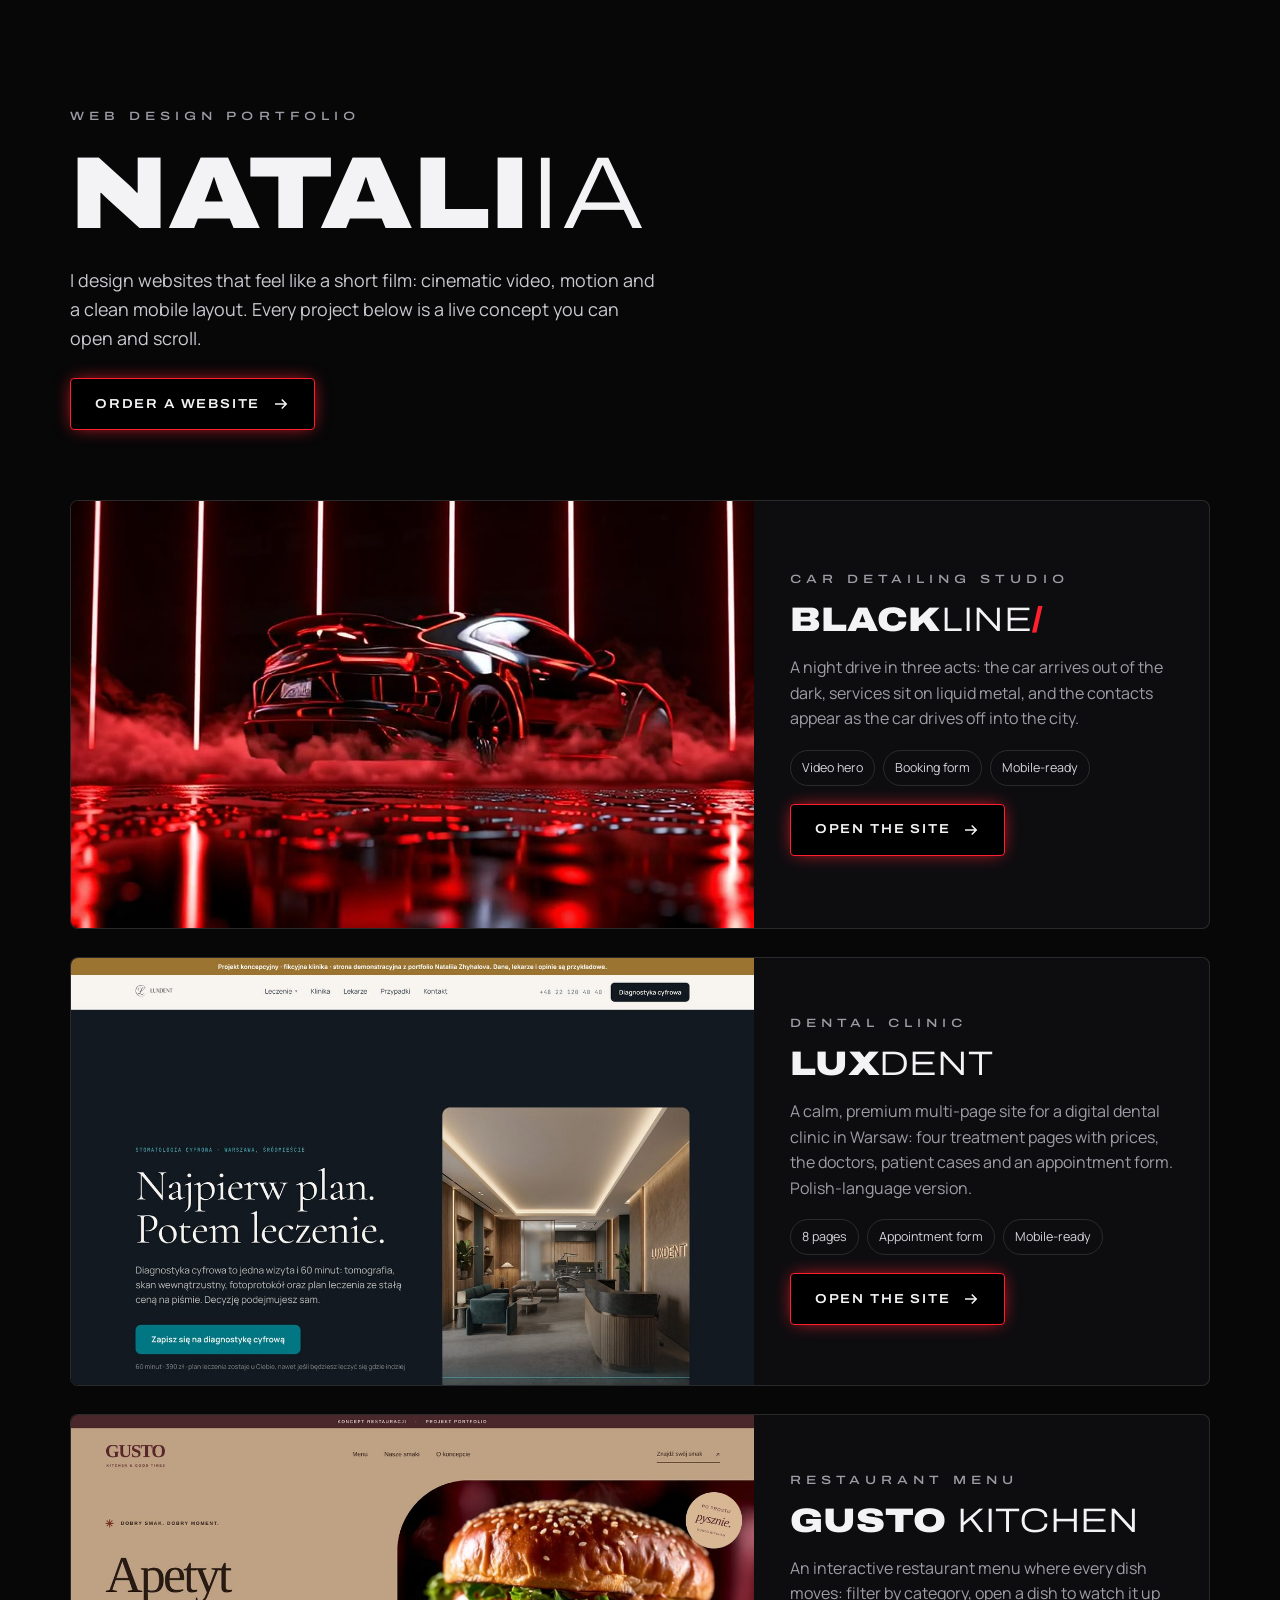
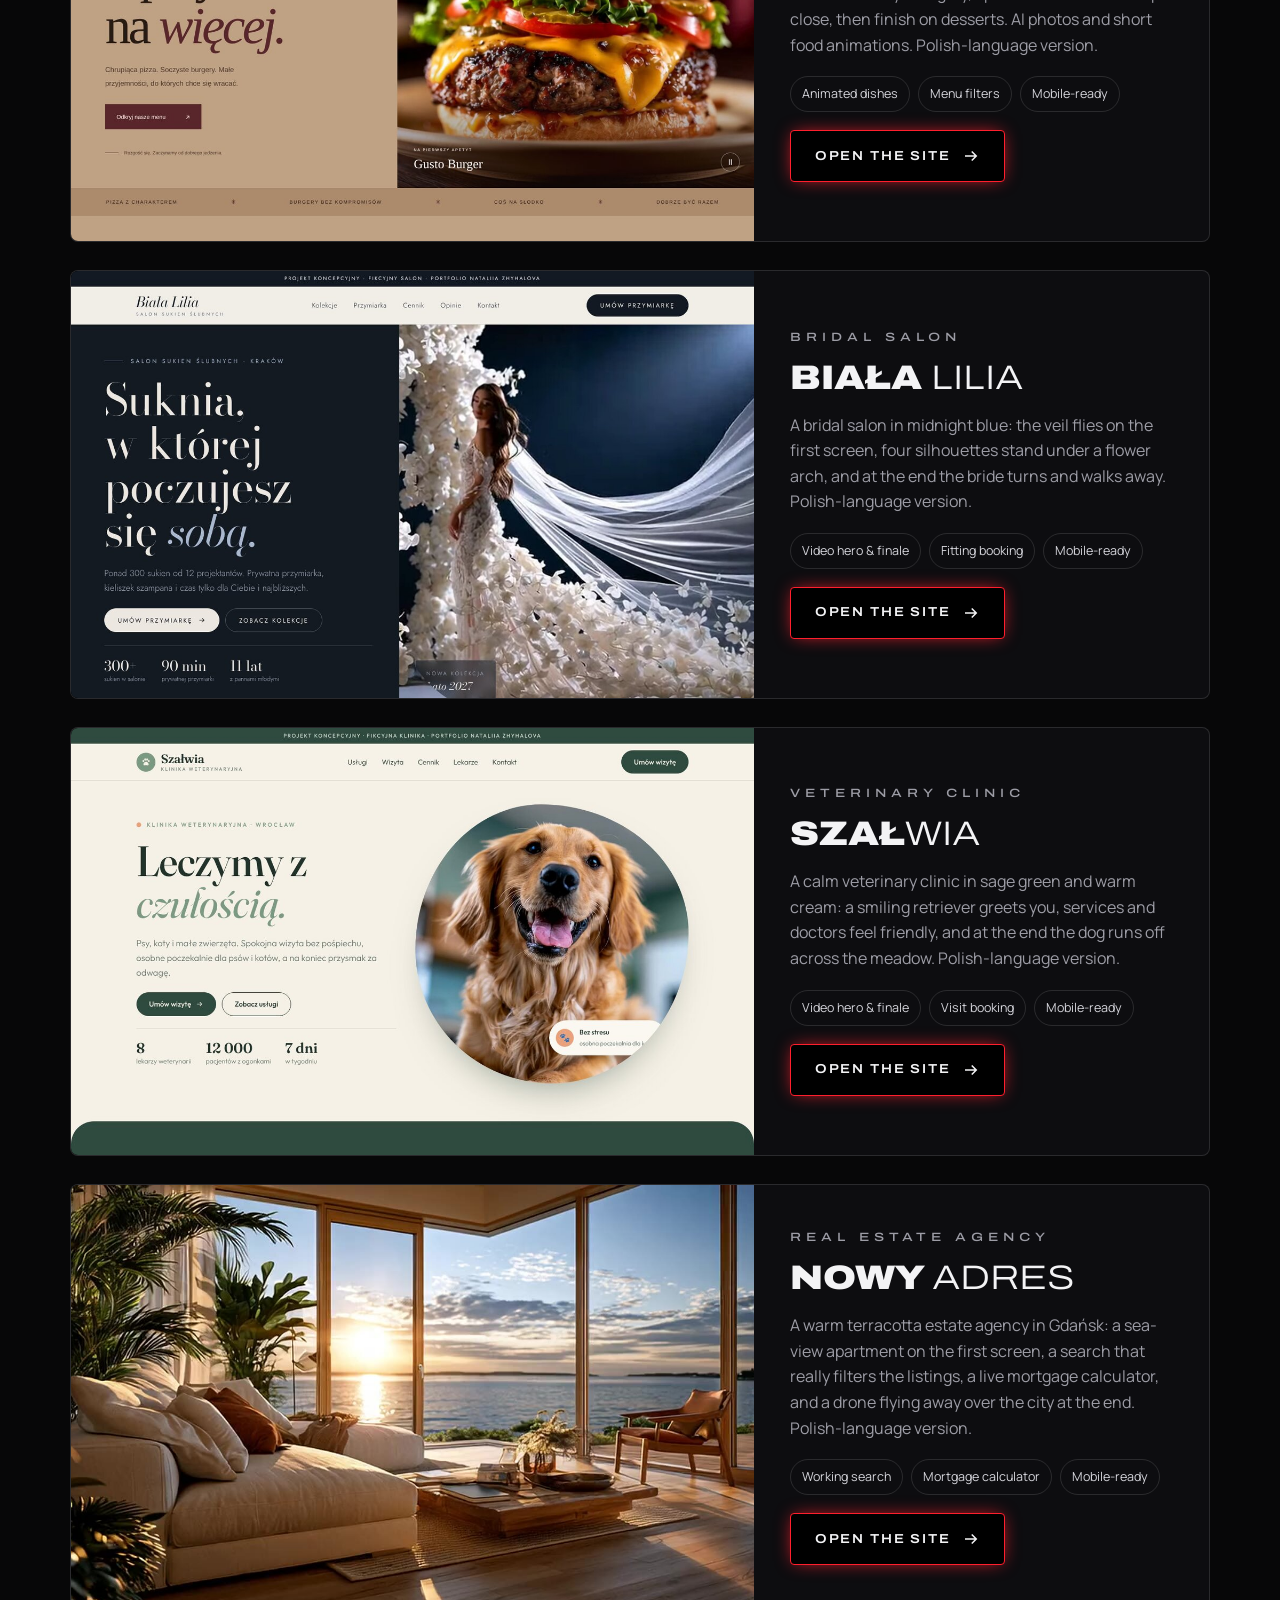
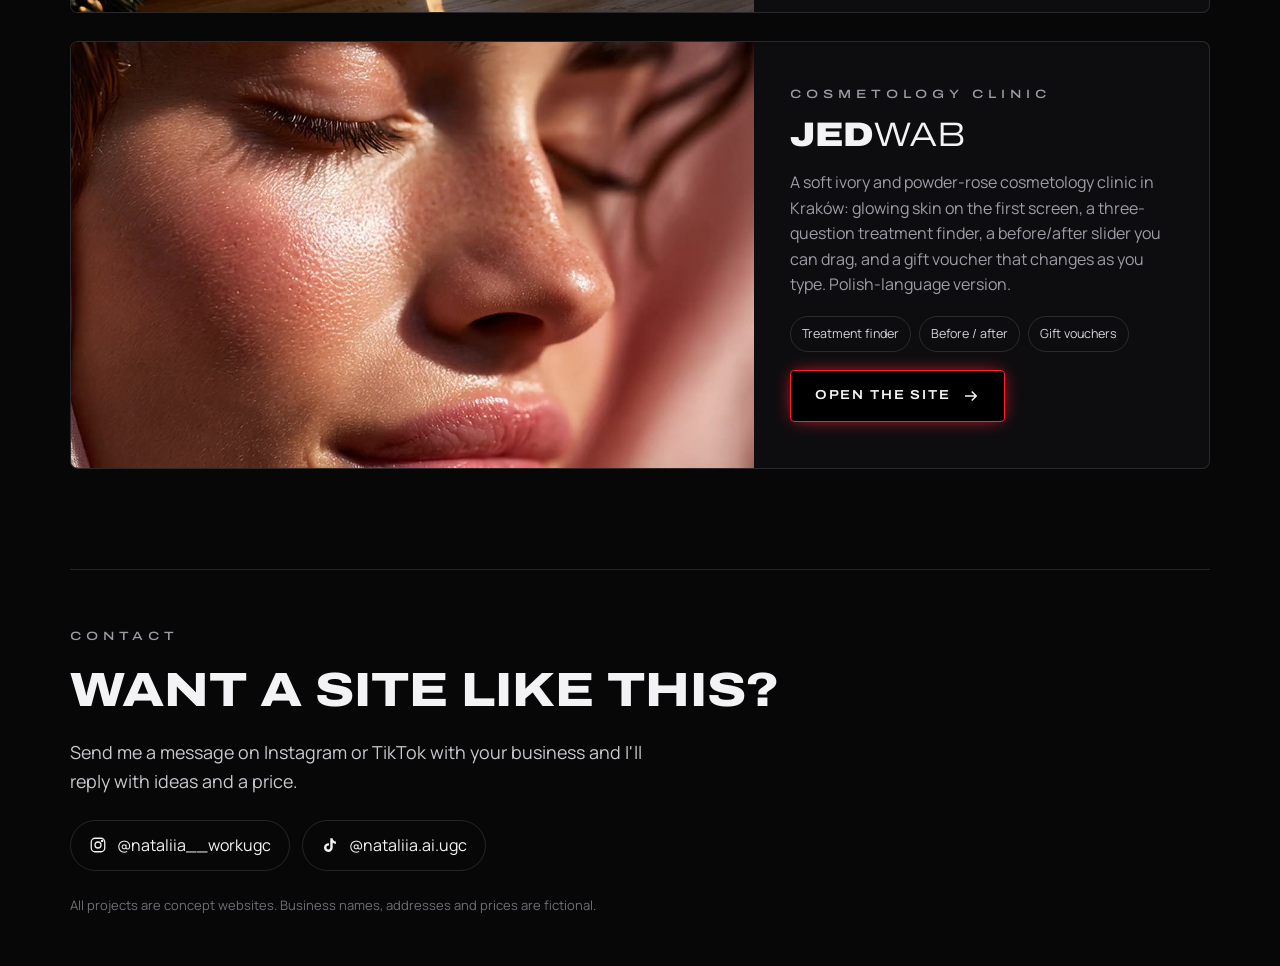
<file: index.html>
<!doctype html>
<html lang="en">
<head>
<meta charset="utf-8">
<meta name="viewport" content="width=device-width, initial-scale=1, viewport-fit=cover">
<title>Nataliia · Web Design</title>
<meta name="description" content="Concept websites with cinematic video, motion and mobile-ready layouts.">
<meta property="og:title" content="Nataliia · Web Design">
<meta property="og:description" content="Concept websites with cinematic video, motion and mobile-ready layouts.">
<meta property="og:image" content="blackline/assets/cover.jpg">
<link rel="preconnect" href="https://fonts.googleapis.com">
<link rel="preconnect" href="https://fonts.gstatic.com" crossorigin>
<link rel="stylesheet" href="https://fonts.googleapis.com/css2?family=Archivo:wdth,wght@62..125,200..900&family=Manrope:wght@400;500;600&display=swap">
<style>
/* Layout: a single dark gallery wall. Name and pitch on top, projects as large framed screens, contacts at the foot. */
:root {
  --ink: #070708;
  --line: rgba(255,255,255,.12);
  --fg: #f3f3f5;
  --muted: #9d9da6;
  --accent: #ff1f2d;
  --display: "Archivo", "Arial Black", Arial, sans-serif;
  --body: "Manrope", "Helvetica Neue", Arial, sans-serif;
  color-scheme: dark;
}
* { box-sizing: border-box; }
body { margin: 0; background: var(--ink); color: var(--fg); font: 400 16px/1.6 var(--body); -webkit-font-smoothing: antialiased; }
a { color: inherit; text-decoration: none; }
:focus-visible { outline: 2px solid var(--accent); outline-offset: 3px; }
.wrap {
  max-width: 1180px; margin-inline: auto;
  padding-left: max(20px, env(safe-area-inset-left, 0px));
  padding-right: max(20px, env(safe-area-inset-right, 0px));
}
.label { font: 500 12px/1 var(--display); font-stretch: 125%; letter-spacing: .42em; text-transform: uppercase; color: var(--muted); }
header { padding-block: 110px 70px; display: grid; gap: 26px; }
h1 { margin: 0; font: 900 clamp(44px, 8vw, 112px)/.9 var(--display); font-stretch: 118%; text-transform: uppercase; text-wrap: balance; }
h1 span { font-weight: 300; }
.pitch { margin: 0; max-width: 54ch; color: #c9c9d0; font-size: clamp(16px, 1.4vw, 19px); }
.btn {
  display: inline-flex; align-items: center; gap: 12px; width: fit-content;
  padding: 16px 24px; border-radius: 4px; background: #000; border: 1px solid var(--accent);
  font: 600 13px/1 var(--display); font-stretch: 112%; letter-spacing: .14em; text-transform: uppercase;
  box-shadow: 0 0 18px -4px var(--accent); transition: box-shadow .3s ease, transform .3s ease;
}
.btn:hover { box-shadow: 0 0 0 1px var(--accent), 0 0 36px -2px var(--accent); transform: translateY(-1px); }
.btn svg { width: 18px; height: 18px; }
.projects { display: grid; gap: 28px; padding-bottom: 100px; }
.project {
  display: grid; grid-template-columns: minmax(0, 1.5fr) minmax(0, 1fr); border: 1px solid var(--line); border-radius: 8px; overflow: hidden;
  background: #0d0d10; transition: border-color .4s ease, box-shadow .4s ease;
}
.project:hover { border-color: rgba(255,31,45,.6); box-shadow: 0 0 60px -24px rgba(255,31,45,.7); }
.project__shot { position: relative; aspect-ratio: 16 / 10; overflow: hidden; background: #000; }
.project__shot img, .project__shot video { position: absolute; inset: 0; width: 100%; height: 100%; object-fit: cover; }
.project__info { padding: 36px; display: grid; gap: 18px; align-content: center; min-width: 0; }
.project h2 { margin: 0; font: 900 34px/1 var(--display); font-stretch: 120%; text-transform: uppercase; }
.project h2 span { font-weight: 300; }
.project h2 i { font-style: normal; color: var(--accent); }
.project p { margin: 0; color: var(--muted); }
.tags { display: flex; flex-wrap: wrap; gap: 8px; }
.tags span { padding: 7px 11px; border: 1px solid var(--line); border-radius: 999px; font-size: 12.5px; color: #d4d4da; }
footer { border-top: 1px solid var(--line); padding-block: 60px 50px; display: grid; gap: 24px; }
footer h3 { margin: 0; font: 800 clamp(28px, 4vw, 48px)/1 var(--display); font-stretch: 118%; text-transform: uppercase; }
.socials { display: flex; flex-wrap: wrap; gap: 12px; }
.socials a { display: inline-flex; align-items: center; gap: 10px; padding: 12px 18px; border: 1px solid var(--line); border-radius: 999px; transition: border-color .3s ease; }
.socials a:hover { border-color: var(--accent); }
.socials svg { width: 18px; height: 18px; }
.fine { color: #6f6f78; font-size: 13px; }
@media (max-width: 820px) {
  .project { grid-template-columns: minmax(0, 1fr); }
  .project__info { padding: 26px 22px; }
  header { padding-block: 80px 50px; }
}
@media (prefers-reduced-motion: reduce) { * { transition: none !important; } }
</style>
</head>
<body>
<div class="wrap">
  <header>
    <div class="label">Web design portfolio</div>
    <h1>Natali<span>ia</span></h1>
    <p class="pitch">I design websites that feel like a short film: cinematic video, motion and a clean mobile layout. Every project below is a live concept you can open and scroll.</p>
    <a class="btn" href="#contact">Order a website
      <svg viewBox="0 0 24 24" fill="none" stroke="currentColor" stroke-width="2"><path d="M4 12h15M13 6l6 6-6 6"/></svg></a>
  </header>

  <main class="projects">
    <a class="project" href="blackline/">
      <div class="project__shot">
        <video src="blackline/assets/hero.mp4" poster="blackline/assets/cover.jpg" autoplay muted loop playsinline preload="metadata" aria-hidden="true"></video>
      </div>
      <div class="project__info">
        <div class="label">Car detailing studio</div>
        <h2>Black<span>line</span><i>/</i></h2>
        <p>A night drive in three acts: the car arrives out of the dark, services sit on liquid metal, and the contacts appear as the car drives off into the city.</p>
        <div class="tags"><span>Video hero</span><span>Booking form</span><span>Mobile-ready</span></div>
        <span class="btn">Open the site
          <svg viewBox="0 0 24 24" fill="none" stroke="currentColor" stroke-width="2"><path d="M4 12h15M13 6l6 6-6 6"/></svg></span>
      </div>
    </a>

    <a class="project" href="luxdent/">
      <div class="project__shot">
        <img src="luxdent/assets/cover.jpg" alt="LUXDENT dental clinic website, first screen" loading="lazy">
      </div>
      <div class="project__info">
        <div class="label">Dental clinic</div>
        <h2>Lux<span>dent</span></h2>
        <p>A calm, premium multi-page site for a digital dental clinic in Warsaw: four treatment pages with prices, the doctors, patient cases and an appointment form. Polish-language version.</p>
        <div class="tags"><span>8 pages</span><span>Appointment form</span><span>Mobile-ready</span></div>
        <span class="btn">Open the site
          <svg viewBox="0 0 24 24" fill="none" stroke="currentColor" stroke-width="2"><path d="M4 12h15M13 6l6 6-6 6"/></svg></span>
      </div>
    </a>

    <a class="project" href="gusto/">
      <div class="project__shot">
        <video src="gusto/assets/clip-01.mp4" poster="gusto/assets/cover.jpg" autoplay muted loop playsinline preload="metadata" aria-hidden="true"></video>
      </div>
      <div class="project__info">
        <div class="label">Restaurant menu</div>
        <h2>Gusto<span> kitchen</span></h2>
        <p>An interactive restaurant menu where every dish moves: filter by category, open a dish to watch it up close, then finish on desserts. AI photos and short food animations. Polish-language version.</p>
        <div class="tags"><span>Animated dishes</span><span>Menu filters</span><span>Mobile-ready</span></div>
        <span class="btn">Open the site
          <svg viewBox="0 0 24 24" fill="none" stroke="currentColor" stroke-width="2"><path d="M4 12h15M13 6l6 6-6 6"/></svg></span>
      </div>
    </a>

    <a class="project" href="lilia/">
      <div class="project__shot">
        <video src="lilia/assets/welon-hero.mp4" poster="lilia/assets/cover.jpg" autoplay muted loop playsinline preload="metadata" aria-hidden="true"></video>
      </div>
      <div class="project__info">
        <div class="label">Bridal salon</div>
        <h2>Biała <span>Lilia</span></h2>
        <p>A bridal salon in midnight blue: the veil flies on the first screen, four silhouettes stand under a flower arch, and at the end the bride turns and walks away. Polish-language version.</p>
        <div class="tags"><span>Video hero &amp; finale</span><span>Fitting booking</span><span>Mobile-ready</span></div>
        <span class="btn">Open the site
          <svg viewBox="0 0 24 24" fill="none" stroke="currentColor" stroke-width="2"><path d="M4 12h15M13 6l6 6-6 6"/></svg></span>
      </div>
    </a>

    <a class="project" href="szalwia/">
      <div class="project__shot">
        <video src="szalwia/assets/hero-dog.mp4" poster="szalwia/assets/cover.jpg" autoplay muted loop playsinline preload="metadata" aria-hidden="true"></video>
      </div>
      <div class="project__info">
        <div class="label">Veterinary clinic</div>
        <h2>Szał<span>wia</span></h2>
        <p>A calm veterinary clinic in sage green and warm cream: a smiling retriever greets you, services and doctors feel friendly, and at the end the dog runs off across the meadow. Polish-language version.</p>
        <div class="tags"><span>Video hero &amp; finale</span><span>Visit booking</span><span>Mobile-ready</span></div>
        <span class="btn">Open the site
          <svg viewBox="0 0 24 24" fill="none" stroke="currentColor" stroke-width="2"><path d="M4 12h15M13 6l6 6-6 6"/></svg></span>
      </div>
    </a>

    <a class="project" href="nowy-adres/">
      <div class="project__shot">
        <video src="nowy-adres/assets/hero.mp4" poster="nowy-adres/assets/cover.jpg" autoplay muted loop playsinline preload="metadata" aria-hidden="true"></video>
      </div>
      <div class="project__info">
        <div class="label">Real estate agency</div>
        <h2>Nowy <span>Adres</span></h2>
        <p>A warm terracotta estate agency in Gdańsk: a sea-view apartment on the first screen, a search that really filters the listings, a live mortgage calculator, and a drone flying away over the city at the end. Polish-language version.</p>
        <div class="tags"><span>Working search</span><span>Mortgage calculator</span><span>Mobile-ready</span></div>
        <span class="btn">Open the site
          <svg viewBox="0 0 24 24" fill="none" stroke="currentColor" stroke-width="2"><path d="M4 12h15M13 6l6 6-6 6"/></svg></span>
      </div>
    </a>
    <a class="project" href="jedwab/">
      <div class="project__shot">
        <video src="jedwab/assets/hero.mp4" poster="jedwab/assets/cover.jpg" autoplay muted loop playsinline preload="metadata" aria-hidden="true"></video>
      </div>
      <div class="project__info">
        <div class="label">Cosmetology clinic</div>
        <h2>Jed<span>wab</span></h2>
        <p>A soft ivory and powder-rose cosmetology clinic in Kraków: glowing skin on the first screen, a three-question treatment finder, a before/after slider you can drag, and a gift voucher that changes as you type. Polish-language version.</p>
        <div class="tags"><span>Treatment finder</span><span>Before / after</span><span>Gift vouchers</span></div>
        <span class="btn">Open the site
          <svg viewBox="0 0 24 24" fill="none" stroke="currentColor" stroke-width="2"><path d="M4 12h15M13 6l6 6-6 6"/></svg></span>
      </div>
    </a>
  </main>

  <footer id="contact">
    <div class="label">Contact</div>
    <h3>Want a site like this?</h3>
    <p class="pitch">Send me a message on Instagram or TikTok with your business and I'll reply with ideas and a price.</p>
    <div class="socials">
      <a href="https://www.instagram.com/nataliia__workugc/" target="_blank" rel="noopener">
        <svg viewBox="0 0 24 24" fill="none" stroke="currentColor" stroke-width="1.7"><rect x="3" y="3" width="18" height="18" rx="5"/><circle cx="12" cy="12" r="4"/><circle cx="17.5" cy="6.5" r=".8" fill="currentColor"/></svg>@nataliia__workugc</a>
      <a href="https://www.tiktok.com/@nataliia.ai.ugc" target="_blank" rel="noopener">
        <svg viewBox="0 0 24 24" fill="currentColor"><path d="M16.6 5.8A4.3 4.3 0 0115.5 3h-3.1v12.4a2.6 2.6 0 11-2.6-2.6c.3 0 .5 0 .8.1V9.7a5.8 5.8 0 105 5.7V9.1a7.4 7.4 0 004.3 1.4V7.4a4.3 4.3 0 01-3.3-1.6z"/></svg>@nataliia.ai.ugc</a>
    </div>
    <span class="fine">All projects are concept websites. Business names, addresses and prices are fictional.</span>
  </footer>
</div>
</body>
</html>
</file>
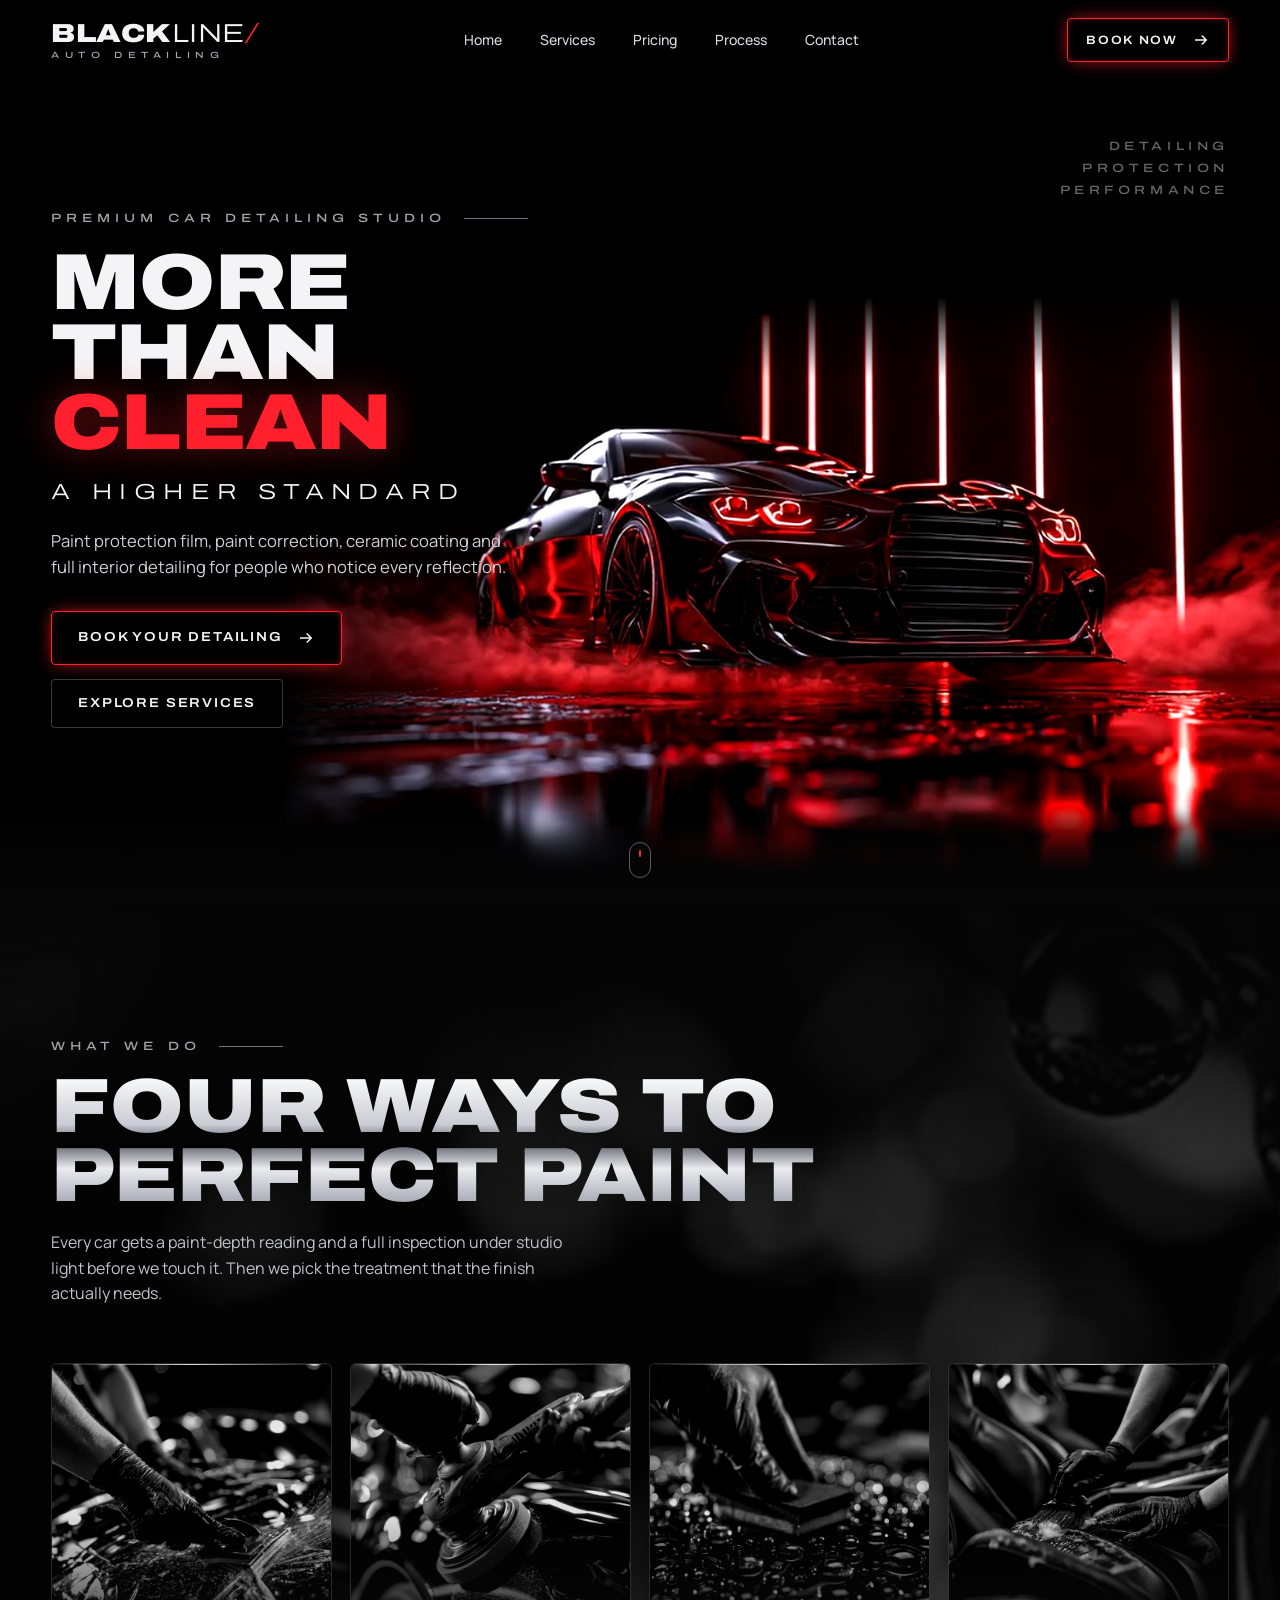
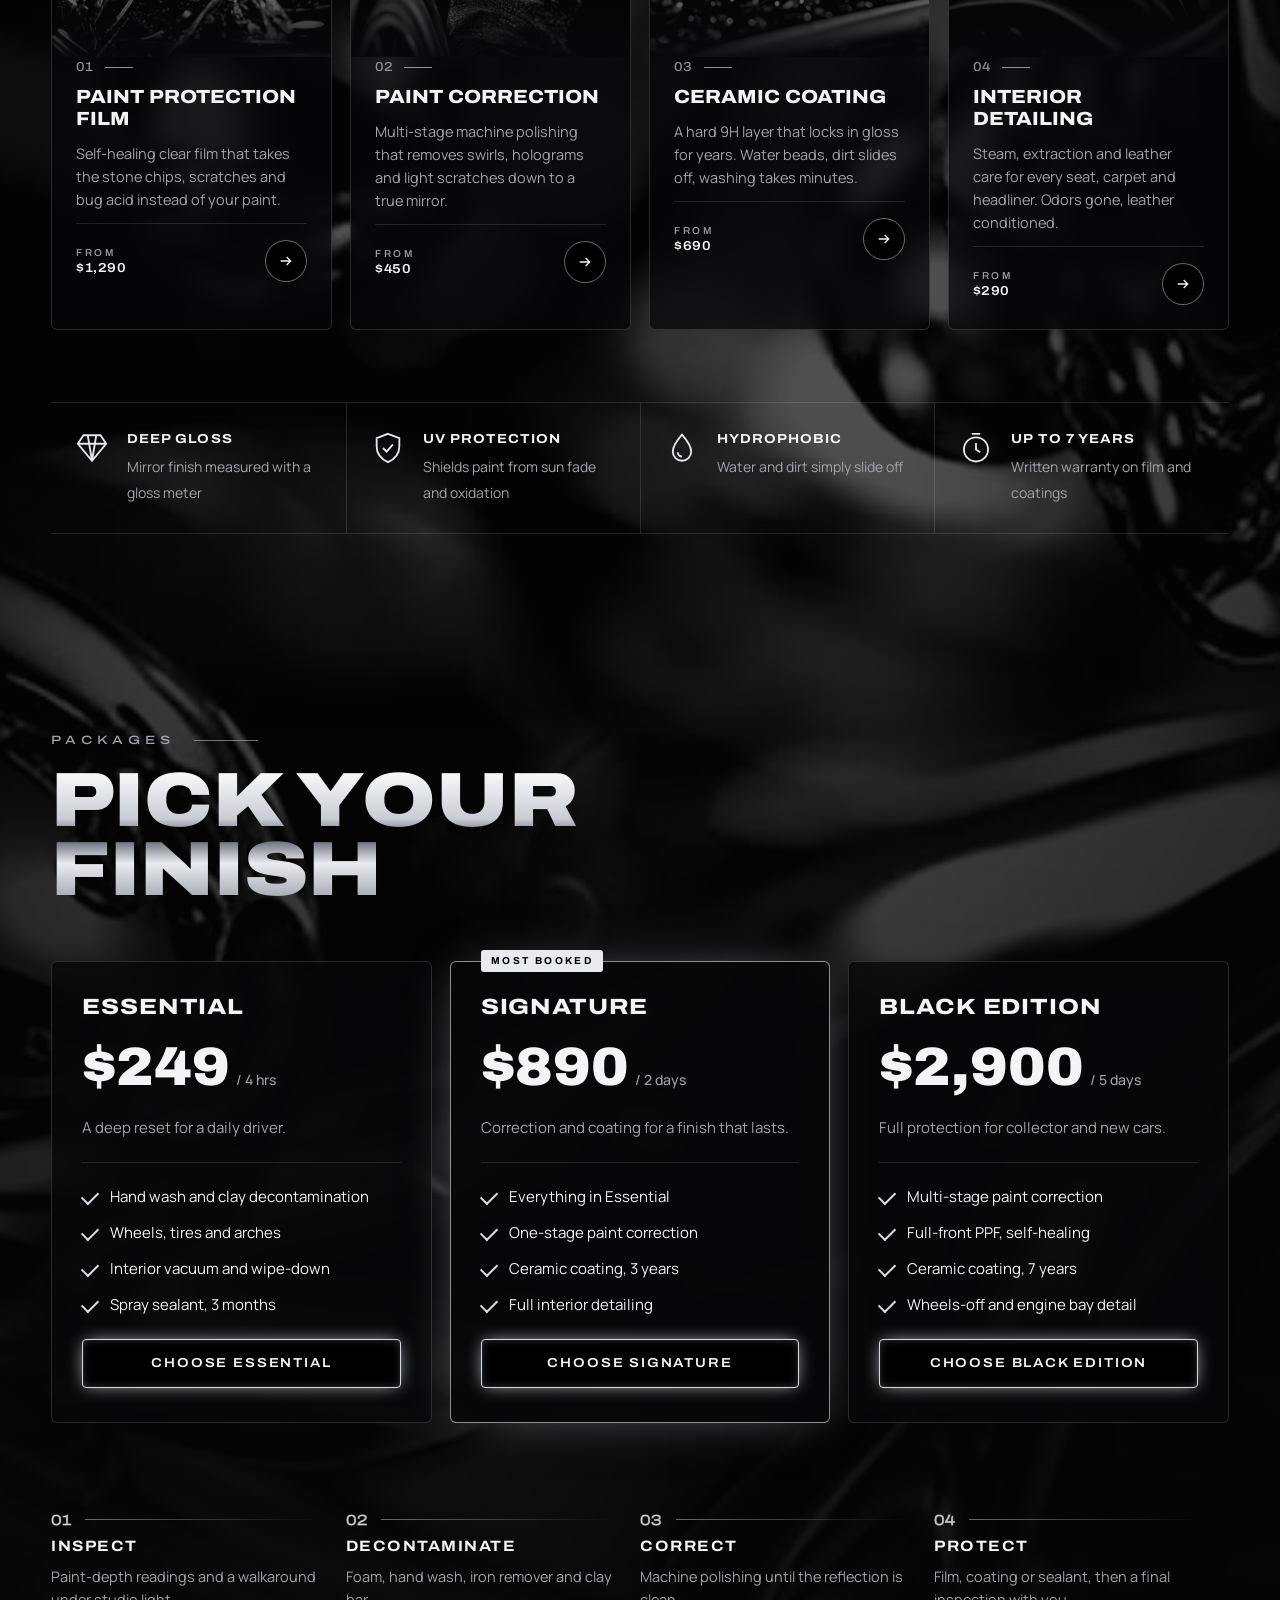
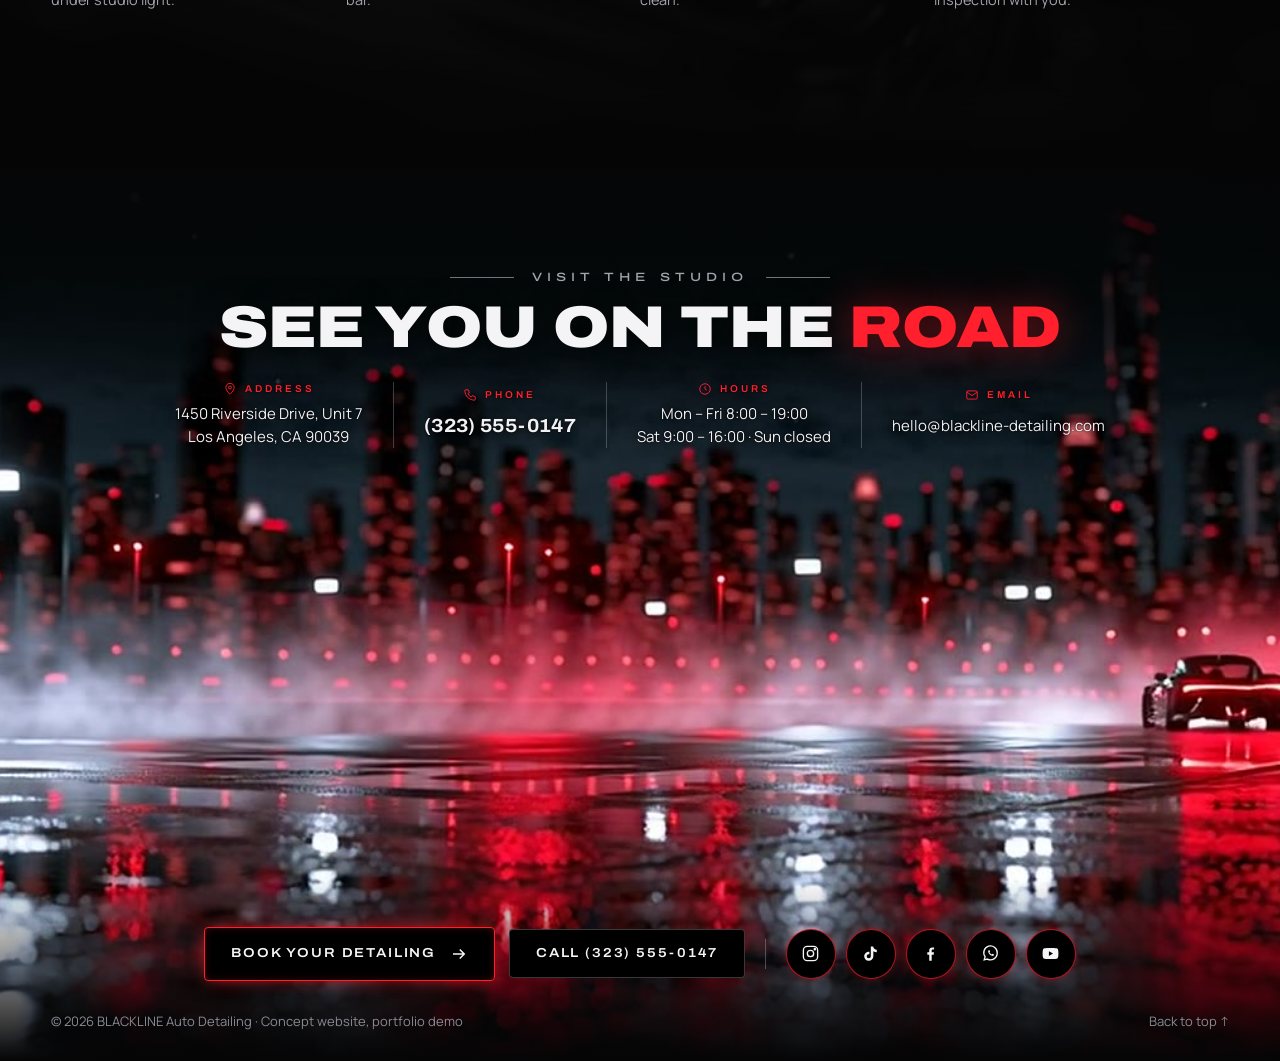
<file: blackline/index.html>
<!doctype html>
<html lang="en">
<head>
<meta charset="utf-8">
<meta name="viewport" content="width=device-width, initial-scale=1, viewport-fit=cover">
<title>BLACKLINE Auto Detailing</title>
<meta name="claude:viewport-fit-sides" content="cover">
<meta name="description" content="BLACKLINE Auto Detailing — premium car detailing, paint protection film, paint correction and ceramic coating. Concept website.">
<link rel="preconnect" href="https://fonts.googleapis.com">
<link rel="preconnect" href="https://fonts.gstatic.com" crossorigin>
<link rel="stylesheet" href="https://fonts.googleapis.com/css2?family=Archivo:wdth,wght@62..125,200..900&family=Manrope:wght@400;500;600&display=swap">
<style>
/* Layout: a three-act night drive. Red arrival (video hero) → chrome workshop (services, packages on liquid metal) → red departure (contacts over the drive-away video). */
:root {
  --ink: #050506;
  --ink-2: #0c0c0f;
  --line: rgba(255,255,255,.12);
  --fg: #f4f4f6;
  --muted: #a3a3ab;
  --red: #ff1f2d;
  --red-deep: #b5000d;
  --chrome-hi: #f2f4f8;
  --chrome-mid: #8c919c;
  --chrome-lo: #2a2c32;
  --display: "Archivo", "Arial Black", "Helvetica Neue", Arial, sans-serif;
  --body: "Manrope", "Helvetica Neue", Arial, sans-serif;
  --gutter: max(20px, 4vw);
  color-scheme: dark;
}
* { box-sizing: border-box; }
html { scroll-behavior: smooth; background: var(--ink); }
body {
  margin: 0;
  background: var(--ink);
  color: var(--fg);
  font: 400 16px/1.6 var(--body);
  -webkit-font-smoothing: antialiased;
  overflow-x: hidden;
}
body::before {
  content: ""; position: fixed; inset: 0 0 auto; height: env(safe-area-inset-top, 0px);
  z-index: 60; background: var(--ink);
}
img, video { max-width: 100%; display: block; }
a { color: inherit; text-decoration: none; }
:focus-visible { outline: 2px solid var(--red); outline-offset: 3px; }
.wrap {
  width: 100%; max-width: 1320px; margin-inline: auto;
  padding-left: max(var(--gutter), env(safe-area-inset-left, 0px));
  padding-right: max(var(--gutter), env(safe-area-inset-right, 0px));
}
.label {
  font: 500 12px/1 var(--display); font-stretch: 125%;
  letter-spacing: .42em; text-transform: uppercase; color: var(--muted);
  display: flex; align-items: center; gap: 18px;
}
.label::after { content: ""; width: 64px; height: 1px; background: currentColor; opacity: .7; }

/* ---------- buttons: black, red edge, red glow ---------- */
.btn {
  --glow: var(--red);
  position: relative; display: inline-flex; align-items: center; gap: 14px;
  padding: 17px 26px; border-radius: 4px;
  background: #000; color: var(--fg);
  border: 1px solid var(--glow);
  font: 600 13px/1 var(--display); font-stretch: 112%; letter-spacing: .14em; text-transform: uppercase;
  box-shadow: 0 0 0 0 transparent, 0 0 18px -4px var(--glow), inset 0 0 14px -8px var(--glow);
  transition: box-shadow .35s ease, transform .35s ease, background .35s ease;
  cursor: pointer;
}
.btn svg { width: 18px; height: 18px; transition: transform .35s ease; }
.btn:hover { background: #0b0000; box-shadow: 0 0 0 1px var(--glow), 0 0 38px -2px var(--glow), inset 0 0 22px -8px var(--glow); transform: translateY(-1px); }
.btn:hover svg { transform: translateX(4px); }
.btn--ghost { border-color: rgba(255,255,255,.22); box-shadow: none; }
.btn--ghost:hover { border-color: var(--glow); }
.btn--chrome { --glow: #d8dbe2; }
.btn--chrome:hover { background: #050505; }
.btn--sm { padding: 12px 18px; font-size: 12px; }

/* ---------- header ---------- */
.nav {
  position: fixed; top: env(safe-area-inset-top, 0px); left: 0; right: 0; z-index: 50;
  transition: background .4s ease, border-color .4s ease;
  border-bottom: 1px solid transparent;
}
.nav.is-solid { background: rgba(5,5,6,.82); backdrop-filter: blur(14px); -webkit-backdrop-filter: blur(14px); border-color: var(--line); }
.nav .wrap { display: flex; align-items: center; justify-content: space-between; gap: 24px; padding-block: 18px; }
.logo { display: grid; gap: 5px; line-height: 1; }
.logo b { font: 900 26px/1 var(--display); font-stretch: 125%; letter-spacing: .02em; }
.logo b span { font-weight: 300; }
.logo b i { font-style: normal; color: var(--red); font-weight: 400; margin-left: 2px; display: inline-block; transform: skewX(-18deg); }
.logo small { font: 500 9px/1 var(--display); font-stretch: 125%; letter-spacing: .62em; color: var(--muted); text-transform: uppercase; }
.nav ul { display: flex; gap: 38px; list-style: none; margin: 0; padding: 0; }
.nav ul a { font: 500 14px/1 var(--body); color: #d9d9de; position: relative; padding-block: 8px; }
.nav ul a::after { content: ""; position: absolute; left: 50%; bottom: -2px; width: 0; height: 2px; background: var(--red); transition: all .3s ease; transform: translateX(-50%); }
.nav ul a:hover::after { width: 18px; }
.menu-btn { display: none; background: none; border: 1px solid var(--line); color: var(--fg); width: 44px; height: 44px; border-radius: 4px; cursor: pointer; }
.menu-btn svg { width: 20px; height: 20px; margin: auto; }

/* ---------- act 1: hero ---------- */
.hero { position: relative; min-height: 100svh; display: flex; align-items: center; overflow: hidden; isolation: isolate; background: #000; }
.hero__media {
  position: absolute; right: -2vw; bottom: 3svh; z-index: -2;
  width: min(80vw, 165svh); aspect-ratio: 16 / 9; max-width: 100%;
  -webkit-mask-image: linear-gradient(90deg, transparent 0%, #000 22%), linear-gradient(180deg, transparent 0%, #000 14%, #000 88%, transparent 100%);
  -webkit-mask-composite: source-in; mask-image: linear-gradient(90deg, transparent 0%, #000 22%), linear-gradient(180deg, transparent 0%, #000 14%, #000 88%, transparent 100%);
  mask-composite: intersect;
}
.hero__media video, .hero__media img {
  width: 100%; height: 100%; object-fit: cover;
  animation: emerge 2.8s cubic-bezier(.2,.6,.2,1) both;
}
@keyframes emerge {
  0%   { filter: brightness(0) contrast(1.6) saturate(2); transform: scale(1.12); }
  30%  { filter: brightness(.25) contrast(1.7) saturate(2); }
  100% { filter: brightness(1.08) contrast(1.05) saturate(1.05); transform: scale(1); }
}
/* blackout hides the AI morph from side view to rear view; then the name is spelled out */
.hero__blackout { position: absolute; inset: 0; background: #000; opacity: 0; pointer-events: none; transition: opacity .5s ease; }
.hero__media.is-black .hero__blackout { opacity: 1; transition-duration: .3s; }
.hero__media.is-restart .hero__blackout { transition-duration: 1.2s; }
.hero__title {
  position: absolute; left: 0; right: 0; top: 16%; display: grid; justify-items: center; gap: 12px;
  pointer-events: none; opacity: 0; transition: opacity .6s ease;
}
.hero__media.show-title .hero__title { opacity: 1; }
.hero__title b { display: flex; font: 900 clamp(30px, 5.6vw, 92px)/1 var(--display); font-stretch: 125%; letter-spacing: .04em; text-shadow: 0 4px 30px rgba(0,0,0,.9); }
.hero__title b span { display: inline-block; opacity: 0; }
.hero__title b .thin { font-weight: 300; }
.hero__title b .slash { color: var(--red); font-weight: 400; transform: skewX(-18deg); margin-left: .04em; text-shadow: 0 0 30px var(--red); }
.hero__title small { font: 500 clamp(10px, 1vw, 15px)/1 var(--display); font-stretch: 125%; letter-spacing: .7em; color: #e4e4e8; text-transform: uppercase; opacity: 0; text-shadow: 0 2px 10px #000; }
.hero__media.show-title .hero__title b span { animation: letter .7s cubic-bezier(.2,.7,.2,1) both; animation-delay: calc(var(--i) * 70ms); }
.hero__media.show-title .hero__title b .slash { animation: slash .5s ease-out both; animation-delay: .75s; }
.hero__media.show-title .hero__title small { animation: rise .8s ease both; animation-delay: 1s; }
@keyframes letter { from { opacity: 0; filter: blur(10px); transform: translateY(14px); } 60% { text-shadow: 0 0 26px rgba(255,31,45,.9); } to { opacity: 1; filter: none; transform: none; } }
@keyframes slash { from { opacity: 0; transform: skewX(-18deg) scaleY(2.2); } to { opacity: 1; transform: skewX(-18deg); } }
.hero::before {
  content: ""; position: absolute; inset: auto 0 0; height: 90px; z-index: -1; pointer-events: none;
  background: linear-gradient(180deg, transparent, var(--ink));
}
.hero::after {
  content: ""; position: absolute; inset: 0; z-index: -1; pointer-events: none; opacity: .06; mix-blend-mode: overlay;
  background-image: url("data:image/svg+xml,%3Csvg xmlns='http://www.w3.org/2000/svg' width='160' height='160'%3E%3Cfilter id='n'%3E%3CfeTurbulence type='fractalNoise' baseFrequency='.9' numOctaves='2'/%3E%3C/filter%3E%3Crect width='100%25' height='100%25' filter='url(%23n)'/%3E%3C/svg%3E");
}
.hero__content { padding-block: 130px 90px; display: grid; gap: 24px; }
.hero__content > * { max-width: 470px; }
.hero__content > .label, .hero__content > .sub { max-width: none; white-space: nowrap; }
.reveal { animation: rise 1.1s cubic-bezier(.2,.7,.2,1) both; animation-delay: calc(1.1s + var(--d, 0s)); }
@keyframes rise { from { opacity: 0; transform: translateY(26px); } to { opacity: 1; transform: none; } }
.hero h1 {
  margin: 0; font: 900 clamp(46px, 6.2vw, 104px)/.88 var(--display); font-stretch: 118%;
  letter-spacing: -.01em; text-transform: uppercase; text-wrap: balance;
}
.hero h1 em { font-style: normal; color: var(--red); text-shadow: 0 0 40px rgba(255,31,45,.45); }
.hero .sub { font: 300 clamp(17px, 1.7vw, 26px)/1 var(--display); font-stretch: 125%; letter-spacing: .34em; text-transform: uppercase; margin: 0; }
.hero p.lead { margin: 0; max-width: 46ch; color: #cfcfd5; font-size: clamp(16px, 1.3vw, 18px); }
.hero__cta { display: flex; flex-wrap: wrap; gap: 14px; margin-top: 6px; }
.hero__side {
  position: absolute; right: max(var(--gutter), env(safe-area-inset-right, 0px)); top: 140px;
  display: grid; gap: 10px; text-align: right;
  font: 500 12px/1 var(--display); font-stretch: 125%; letter-spacing: .38em; color: rgba(255,255,255,.4); text-transform: uppercase;
}
.scroll-cue { position: absolute; left: 50%; bottom: 22px; transform: translateX(-50%); width: 22px; height: 36px; border: 1px solid rgba(255,255,255,.35); border-radius: 12px; }
.scroll-cue::after { content: ""; position: absolute; left: 50%; top: 7px; width: 2px; height: 7px; margin-left: -1px; background: var(--red); border-radius: 2px; animation: cue 1.8s ease-in-out infinite; }
@keyframes cue { 0% { opacity: 0; transform: translateY(0); } 40% { opacity: 1; } 100% { opacity: 0; transform: translateY(12px); } }

/* ---------- act 2: chrome workshop ---------- */
.metal { position: relative; isolation: isolate; overflow: hidden; }
.metal__bg { position: absolute; inset: 0; z-index: -2; }
.metal__bg video, .metal__bg img { width: 100%; height: 100%; object-fit: cover; filter: grayscale(1) contrast(1.15) brightness(.75); }
.metal::before {
  content: ""; position: absolute; inset: 0; z-index: -1;
  background:
    linear-gradient(180deg, var(--ink) 0%, rgba(5,5,6,.55) 14%, rgba(5,5,6,.62) 50%, rgba(5,5,6,.78) 82%, var(--ink) 100%),
    radial-gradient(ellipse at 50% 40%, transparent 30%, rgba(0,0,0,.6) 100%);
}
.section-head { display: grid; gap: 20px; margin-bottom: 56px; }
.section-head h2 {
  margin: 0; font: 900 clamp(38px, 6vw, 88px)/.9 var(--display); font-stretch: 118%; text-transform: uppercase; text-wrap: balance;
}
.chrome-text {
  background: linear-gradient(180deg, #ffffff 0%, #c9ccd3 38%, #5d616b 52%, #e9ebef 70%, #9a9ea8 100%);
  -webkit-background-clip: text; background-clip: text; color: transparent;
}
.section-head p { margin: 0; max-width: 52ch; color: #c2c3c9; }
.services { padding-block: 140px 110px; }
.cards { display: grid; grid-template-columns: repeat(4, minmax(0, 1fr)); gap: 18px; }
.card {
  position: relative; display: flex; flex-direction: column; min-width: 0;
  background: rgba(8,8,10,.72); backdrop-filter: blur(10px); -webkit-backdrop-filter: blur(10px);
  border: 1px solid rgba(255,255,255,.14); border-radius: 6px; overflow: hidden;
  transition: transform .45s ease, border-color .45s ease, box-shadow .45s ease;
}
.card::before {
  content: ""; position: absolute; inset: 0 0 auto; height: 1px; z-index: 2;
  background: linear-gradient(90deg, transparent, rgba(255,255,255,.85), transparent);
}
.card:hover { transform: translateY(-6px); border-color: rgba(255,255,255,.35); box-shadow: 0 30px 60px -20px #000, 0 0 30px -10px rgba(220,224,232,.35); }
.card__img { aspect-ratio: 4 / 4.2; overflow: hidden; position: relative; }
.card__img img { width: 100%; height: 100%; object-fit: cover; filter: grayscale(1) contrast(1.15) brightness(.9); transform: scale(1.02); transition: filter .6s ease, transform .9s ease; }
.card:hover .card__img img { filter: grayscale(0) contrast(1.05); transform: scale(1.07); }
.card__img::after { content: ""; position: absolute; inset: 0; background: linear-gradient(180deg, transparent 50%, rgba(8,8,10,.95)); }
.card__body { display: grid; gap: 12px; padding: 4px 24px 24px; flex: 1; align-content: start; }
.card__idx { font: 500 13px/1 var(--display); font-stretch: 112%; color: var(--chrome-mid); display: flex; align-items: center; gap: 12px; }
.card__idx::after { content: ""; width: 28px; height: 1px; background: var(--chrome-mid); }
.card h3 { margin: 0; font: 800 19px/1.15 var(--display); font-stretch: 112%; text-transform: uppercase; }
.card p { margin: 0; color: var(--muted); font-size: 14.5px; }
.card__meta { display: flex; align-items: center; justify-content: space-between; gap: 10px; margin-top: auto; padding-top: 16px; border-top: 1px solid var(--line); }
.card__meta span { font: 600 13px/1.3 var(--display); font-stretch: 112%; letter-spacing: .04em; }
.card__meta span small { display: block; font: 500 10px/1.4 var(--display); letter-spacing: .26em; color: var(--muted); text-transform: uppercase; }
.round {
  flex: none; width: 42px; height: 42px; border-radius: 50%; display: grid; place-items: center;
  background: #000; border: 1px solid rgba(255,255,255,.4); transition: all .35s ease;
}
.round svg { width: 16px; height: 16px; }
.card:hover .round { border-color: #fff; box-shadow: 0 0 18px -2px rgba(230,232,238,.7); }

.perks { display: grid; grid-template-columns: repeat(4, minmax(0, 1fr)); margin-top: 72px; border-block: 1px solid var(--line); }
.perk { display: flex; gap: 18px; align-items: flex-start; padding: 28px 24px; min-width: 0; }
.perk + .perk { border-left: 1px solid var(--line); }
.perk svg { flex: none; width: 34px; height: 34px; color: #e6e8ec; }
.perk b { display: block; font: 700 13px/1.3 var(--display); font-stretch: 112%; letter-spacing: .08em; text-transform: uppercase; margin-bottom: 6px; }
.perk span { color: var(--muted); font-size: 14px; line-height: 1.5; }

.packages { padding-block: 90px 150px; }
.tiers { display: grid; grid-template-columns: repeat(3, minmax(0, 1fr)); gap: 18px; align-items: stretch; }
.tier {
  position: relative; display: flex; flex-direction: column; gap: 22px; padding: 34px 30px; min-width: 0;
  background: rgba(8,8,10,.78); backdrop-filter: blur(10px); -webkit-backdrop-filter: blur(10px);
  border: 1px solid rgba(255,255,255,.14); border-radius: 6px;
}
.tier--featured { border-color: rgba(255,255,255,.55); box-shadow: 0 0 50px -18px rgba(230,232,238,.55); }
.tier__tag { position: absolute; top: -12px; left: 30px; padding: 6px 10px; background: #e8eaee; color: #000; border-radius: 3px; font: 700 10px/1 var(--display); letter-spacing: .24em; text-transform: uppercase; }
.tier h3 { margin: 0; font: 800 22px/1 var(--display); font-stretch: 118%; text-transform: uppercase; letter-spacing: .04em; }
.tier__price { font: 900 54px/1 var(--display); font-stretch: 105%; font-variant-numeric: tabular-nums; }
.tier__price small { font: 500 14px/1 var(--body); color: var(--muted); margin-left: 6px; }
.tier p { margin: 0; color: var(--muted); font-size: 15px; }
.tier ul { list-style: none; margin: 0; padding: 22px 0 0; border-top: 1px solid var(--line); display: grid; gap: 12px; font-size: 15px; }
.tier li { display: flex; gap: 12px; align-items: flex-start; }
.tier li::before { content: ""; flex: none; width: 14px; height: 8px; margin-top: 6px; border-left: 2px solid #d9dce2; border-bottom: 2px solid #d9dce2; transform: rotate(-45deg); }
.tier .btn { margin-top: auto; justify-content: center; }

.process { display: grid; grid-template-columns: repeat(4, minmax(0, 1fr)); gap: 0; margin-top: 90px; counter-reset: step; }
.step { padding: 0 28px 0 0; min-width: 0; display: grid; gap: 10px; }
.step__no { display: flex; align-items: center; gap: 14px; font: 300 46px/1 var(--display); font-stretch: 125%; color: transparent; -webkit-text-stroke: 1px rgba(255,255,255,.55); }
.step__no::after { content: ""; flex: 1; height: 1px; background: linear-gradient(90deg, rgba(255,255,255,.4), transparent); }
.step b { font: 700 15px/1.2 var(--display); font-stretch: 112%; letter-spacing: .1em; text-transform: uppercase; }
.step span { color: var(--muted); font-size: 14.5px; }

/* ---------- act 3: departure + contacts ---------- */
.contact { position: relative; isolation: isolate; overflow: hidden; min-height: 100svh; display: flex; flex-direction: column; }
.contact__media { position: absolute; inset: 0; z-index: -2; background: #000; }
.contact__media video, .contact__media img { width: 100%; height: 100%; object-fit: cover; object-position: 50% 60%; }
.contact::before {
  content: ""; position: absolute; inset: 0; z-index: -1; pointer-events: none;
  background: linear-gradient(180deg, var(--ink) 0%, rgba(5,5,6,.55) 14%, transparent 34%, transparent 80%, rgba(5,5,6,.7) 94%, var(--ink) 100%);
}
.contact__top { padding-block: 110px 0; display: grid; gap: 18px; text-align: center; justify-items: center; }
.contact__top .label { justify-content: center; }
.contact__top .label::before { content: ""; width: 64px; height: 1px; background: currentColor; opacity: .7; }
.contact h2 { margin: 0; font: 900 clamp(34px, 4.6vw, 72px)/.9 var(--display); font-stretch: 118%; text-transform: uppercase; text-wrap: balance; text-shadow: 0 4px 30px rgba(0,0,0,.8); }
.contact h2 em { font-style: normal; color: var(--red); text-shadow: 0 0 40px rgba(255,31,45,.5); }
.info { display: flex; flex-wrap: wrap; justify-content: center; gap: 14px 0; margin-top: 10px; }
.info__item { display: grid; gap: 7px; min-width: 0; padding: 0 30px; text-align: center; justify-items: center; text-shadow: 0 2px 14px rgba(0,0,0,.95), 0 0 2px #000; }
.info__item + .info__item { border-left: 1px solid rgba(255,255,255,.22); }
.info__item small { font: 600 10px/1 var(--display); letter-spacing: .3em; color: var(--red); text-transform: uppercase; display: flex; align-items: center; gap: 8px; }
.info__item small svg { width: 14px; height: 14px; }
.info__item span { font-size: 15px; line-height: 1.5; color: #f1f1f4; overflow-wrap: anywhere; }
.info__item .big { font: 700 19px/1.3 var(--display); font-stretch: 108%; letter-spacing: .02em; }
.contact__spacer { flex: 1; min-height: 34svh; }
.actions { display: flex; flex-wrap: wrap; align-items: center; justify-content: center; gap: 14px; }
.actions .sep { width: 1px; height: 30px; background: rgba(255,255,255,.25); margin-inline: 6px; }
.socials { display: flex; flex-wrap: wrap; justify-content: center; gap: 10px; }
.social {
  width: 50px; height: 50px; border-radius: 50%; display: grid; place-items: center;
  background: #000; border: 1px solid rgba(255,31,45,.7); box-shadow: 0 0 14px -6px var(--red);
  transition: box-shadow .3s ease, transform .3s ease;
}
.social svg { width: 19px; height: 19px; }
.social:hover { box-shadow: 0 0 0 1px var(--red), 0 0 26px -2px var(--red); transform: translateY(-2px); }
footer { padding-block: 30px; display: flex; flex-wrap: wrap; justify-content: space-between; gap: 14px; color: #8a8a93; font-size: 13px; }
footer a:hover { color: var(--fg); }

/* booking dialog */
.dialog { width: min(460px, calc(100vw - 32px)); padding: 0; border: 1px solid rgba(255,31,45,.55); border-radius: 6px; background: #050506; color: var(--fg); box-shadow: 0 0 70px -20px rgba(255,31,45,.7); }
.dialog::backdrop { background: rgba(0,0,0,.72); backdrop-filter: blur(6px); }
.book { padding: 34px 30px 30px; display: grid; gap: 16px; position: relative; }
.book h3 { margin: 0 0 4px; font: 800 22px/1.1 var(--display); font-stretch: 118%; text-transform: uppercase; }
.dialog__close { position: absolute; top: 14px; right: 14px; width: 38px; height: 38px; border-radius: 50%; background: #000; border: 1px solid rgba(255,255,255,.25); color: var(--fg); cursor: pointer; display: grid; place-items: center; }
.dialog__close svg { width: 16px; height: 16px; }
.field { display: grid; gap: 7px; }
.field label { font: 600 10px/1 var(--display); letter-spacing: .26em; text-transform: uppercase; color: var(--muted); }
.field input, .field select {
  width: 100%; padding: 14px 14px; border-radius: 4px; border: 1px solid rgba(255,255,255,.16);
  background: #000; color: var(--fg); font: 500 15px/1.2 var(--body);
}
.field input:focus, .field select:focus { outline: none; border-color: var(--red); box-shadow: 0 0 16px -6px var(--red); }
.row2 { display: grid; grid-template-columns: 1fr 1fr; gap: 14px; }
.book .btn { justify-content: center; margin-top: 6px; }
.book__ok { margin: 0; padding: 14px 16px; border: 1px solid rgba(255,31,45,.5); border-radius: 4px; color: #ffd9dc; font-size: 14.5px; }

/* ---------- responsive ---------- */
@media (max-width: 1100px) {
  .cards { grid-template-columns: repeat(2, minmax(0, 1fr)); }
  .perks { grid-template-columns: repeat(2, minmax(0, 1fr)); }
  .perk:nth-child(3) { border-left: 0; }
  .perk:nth-child(n+3) { border-top: 1px solid var(--line); }
  .tiers { grid-template-columns: minmax(0, 1fr); max-width: 560px; }
  .process { grid-template-columns: repeat(2, minmax(0, 1fr)); gap: 40px 0; }
}
@media (max-width: 860px) {
  .nav ul, .nav .btn { display: none; }
  .menu-btn { display: grid; }
  .nav.is-open ul {
    display: grid; gap: 0; position: absolute; top: 100%; left: 0; right: 0;
    background: rgba(5,5,6,.96); border-bottom: 1px solid var(--line);
    padding: 8px max(var(--gutter), env(safe-area-inset-right, 0px)) 18px max(var(--gutter), env(safe-area-inset-left, 0px));
  }
  .nav.is-open ul a { display: block; padding: 16px 0; font-size: 17px; border-bottom: 1px solid var(--line); }
  .hero__side { display: none; }
  .hero { flex-direction: column; align-items: stretch; justify-content: flex-end; }
  .hero__media { position: relative; right: auto; bottom: auto; width: 100%; margin-top: 76px; order: -1;
    -webkit-mask-image: linear-gradient(180deg, transparent 0%, #000 12%, #000 85%, transparent 100%); mask-image: linear-gradient(180deg, transparent 0%, #000 12%, #000 85%, transparent 100%); }
  .hero__content { padding-block: 10px 80px; }
  .info__item { padding: 0 18px; }
  .actions .sep { display: none; }
}
@media (max-width: 600px) {
  .cards, .perks, .process { grid-template-columns: minmax(0, 1fr); }
  .perk + .perk { border-left: 0; border-top: 1px solid var(--line); }
  .info { display: grid; grid-template-columns: 1fr 1fr; gap: 18px 10px; }
  .info__item { padding: 0; }
  .info__item + .info__item { border-left: 0; }
  .info__item span { font-size: 13.5px; }
  .info__item .big { font-size: 16px; }
  .contact__media video, .contact__media img { object-position: 38% 60%; }
  .contact__spacer { min-height: 40svh; }
  .book { padding: 30px 20px 22px; }
  .row2 { grid-template-columns: minmax(0, 1fr); }
  .hero .sub { letter-spacing: .26em; }
  .services { padding-block: 100px 80px; }
  .btn { padding: 16px 20px; }
}
@media (prefers-reduced-motion: reduce) {
  *, *::before, *::after { animation: none !important; transition: none !important; }
  html { scroll-behavior: auto; }
}
</style>
</head>
<body>

<header class="nav" id="nav">
  <div class="wrap">
    <a class="logo" href="#top" aria-label="BLACKLINE Auto Detailing, home">
      <b>BLACK<span>LINE</span><i>/</i></b>
      <small>Auto Detailing</small>
    </a>
    <ul id="menu">
      <li><a href="#top">Home</a></li>
      <li><a href="#services">Services</a></li>
      <li><a href="#packages">Pricing</a></li>
      <li><a href="#process">Process</a></li>
      <li><a href="#contact">Contact</a></li>
    </ul>
    <a class="btn btn--sm" href="#book">Book Now
      <svg viewBox="0 0 24 24" fill="none" stroke="currentColor" stroke-width="2"><path d="M4 12h15M13 6l6 6-6 6"/></svg></a>
    <button class="menu-btn" id="menuBtn" aria-label="Open menu" aria-expanded="false" aria-controls="menu">
      <svg viewBox="0 0 24 24" fill="none" stroke="currentColor" stroke-width="1.6"><path d="M3 7h18M3 12h18M3 17h18"/></svg>
    </button>
  </div>
</header>

<main>
  <!-- ACT 1 — the car arrives out of the dark -->
  <section class="hero" id="top">
    <div class="hero__media">
      <video id="heroVideo" src="assets/hero.mp4" poster="assets/hero-poster.jpg" autoplay muted playsinline preload="auto"></video>
      <div class="hero__blackout"></div>
      <div class="hero__title" aria-hidden="true">
        <b><span style="--i:0">B</span><span style="--i:1">L</span><span style="--i:2">A</span><span style="--i:3">C</span><span style="--i:4">K</span><span class="thin" style="--i:5">L</span><span class="thin" style="--i:6">I</span><span class="thin" style="--i:7">N</span><span class="thin" style="--i:8">E</span><span class="slash">/</span></b>
        <small>Auto Detailing</small>
      </div>
    </div>
    <div class="hero__side reveal" style="--d:.6s" aria-hidden="true">
      <span>Detailing</span><span>Protection</span><span>Performance</span>
    </div>
    <div class="wrap hero__content">
      <div class="label reveal">Premium car detailing studio</div>
      <h1 class="reveal" style="--d:.12s">More than<br><em>clean</em></h1>
      <p class="sub reveal" style="--d:.24s">A higher standard</p>
      <p class="lead reveal" style="--d:.36s">Paint protection film, paint correction, ceramic coating and full interior detailing for people who notice every reflection.</p>
      <div class="hero__cta reveal" style="--d:.48s">
        <a class="btn" href="#book">Book your detailing
          <svg viewBox="0 0 24 24" fill="none" stroke="currentColor" stroke-width="2"><path d="M4 12h15M13 6l6 6-6 6"/></svg></a>
        <a class="btn btn--ghost" href="#services">Explore services</a>
      </div>
    </div>
    <span class="scroll-cue" aria-hidden="true"></span>
  </section>

  <!-- ACT 2 — chrome workshop -->
  <div class="metal">
    <div class="metal__bg" aria-hidden="true">
      <video id="metalVideo" src="assets/liquid-metal.mp4" poster="assets/liquid-metal-poster.jpg" autoplay muted loop playsinline preload="metadata"></video>
    </div>

    <section class="services wrap" id="services">
      <div class="section-head">
        <div class="label">What we do</div>
        <h2 class="chrome-text">Four ways to<br>perfect paint</h2>
        <p>Every car gets a paint-depth reading and a full inspection under studio light before we touch it. Then we pick the treatment that the finish actually needs.</p>
      </div>

      <div class="cards">
        <article class="card">
          <div class="card__img"><img src="assets/ppf.webp" alt="Detailer applying clear protection film to a black hood with a squeegee" loading="lazy" width="720" height="900"></div>
          <div class="card__body">
            <span class="card__idx">01</span>
            <h3>Paint Protection Film</h3>
            <p>Self-healing clear film that takes the stone chips, scratches and bug acid instead of your paint.</p>
            <div class="card__meta"><span><small>From</small>$1,290</span><a class="round" href="#book" data-service="Paint Protection Film" aria-label="Book paint protection film"><svg viewBox="0 0 24 24" fill="none" stroke="currentColor" stroke-width="2"><path d="M4 12h15M13 6l6 6-6 6"/></svg></a></div>
          </div>
        </article>
        <article class="card">
          <div class="card__img"><img src="assets/paint-correction.webp" alt="Dual-action polisher with a red pad working on black paint" loading="lazy" width="720" height="900"></div>
          <div class="card__body">
            <span class="card__idx">02</span>
            <h3>Paint Correction</h3>
            <p>Multi-stage machine polishing that removes swirls, holograms and light scratches down to a true mirror.</p>
            <div class="card__meta"><span><small>From</small>$450</span><a class="round" href="#book" data-service="Paint Correction" aria-label="Book paint correction"><svg viewBox="0 0 24 24" fill="none" stroke="currentColor" stroke-width="2"><path d="M4 12h15M13 6l6 6-6 6"/></svg></a></div>
          </div>
        </article>
        <article class="card">
          <div class="card__img"><img src="assets/ceramic-coating.webp" alt="Water beading on a ceramic-coated black panel next to an applicator" loading="lazy" width="720" height="900"></div>
          <div class="card__body">
            <span class="card__idx">03</span>
            <h3>Ceramic Coating</h3>
            <p>A hard 9H layer that locks in gloss for years. Water beads, dirt slides off, washing takes minutes.</p>
            <div class="card__meta"><span><small>From</small>$690</span><a class="round" href="#book" data-service="Ceramic Coating" aria-label="Book ceramic coating"><svg viewBox="0 0 24 24" fill="none" stroke="currentColor" stroke-width="2"><path d="M4 12h15M13 6l6 6-6 6"/></svg></a></div>
          </div>
        </article>
        <article class="card">
          <div class="card__img"><img src="assets/interior.webp" alt="Detailer cleaning a black leather seat with a brush and foam" loading="lazy" width="720" height="900"></div>
          <div class="card__body">
            <span class="card__idx">04</span>
            <h3>Interior Detailing</h3>
            <p>Steam, extraction and leather care for every seat, carpet and headliner. Odors gone, leather conditioned.</p>
            <div class="card__meta"><span><small>From</small>$290</span><a class="round" href="#book" data-service="Interior Detailing" aria-label="Book interior detailing"><svg viewBox="0 0 24 24" fill="none" stroke="currentColor" stroke-width="2"><path d="M4 12h15M13 6l6 6-6 6"/></svg></a></div>
          </div>
        </article>
      </div>

      <div class="perks">
        <div class="perk">
          <svg viewBox="0 0 24 24" fill="none" stroke="currentColor" stroke-width="1.3"><path d="M6 3h12l4 6-10 12L2 9z"/><path d="M2 9h20M9 3l3 18 3-18"/></svg>
          <div><b>Deep gloss</b><span>Mirror finish measured with a gloss meter</span></div>
        </div>
        <div class="perk">
          <svg viewBox="0 0 24 24" fill="none" stroke="currentColor" stroke-width="1.3"><path d="M12 2l8 3v6c0 5-3.5 9-8 11-4.5-2-8-6-8-11V5z"/><path d="M8.5 12l2.5 2.5 4.5-5"/></svg>
          <div><b>UV protection</b><span>Shields paint from sun fade and oxidation</span></div>
        </div>
        <div class="perk">
          <svg viewBox="0 0 24 24" fill="none" stroke="currentColor" stroke-width="1.3"><path d="M12 2.5S5.5 10 5.5 14.5a6.5 6.5 0 0013 0C18.5 10 12 2.5 12 2.5z"/><path d="M9 15a3 3 0 003 3"/></svg>
          <div><b>Hydrophobic</b><span>Water and dirt simply slide off</span></div>
        </div>
        <div class="perk">
          <svg viewBox="0 0 24 24" fill="none" stroke="currentColor" stroke-width="1.3"><circle cx="12" cy="13" r="8.5"/><path d="M12 8.5V13l3 2M9 2h6"/></svg>
          <div><b>Up to 7 years</b><span>Written warranty on film and coatings</span></div>
        </div>
      </div>
    </section>

    <section class="packages wrap" id="packages">
      <div class="section-head">
        <div class="label">Packages</div>
        <h2 class="chrome-text">Pick your<br>finish</h2>
      </div>
      <div class="tiers">
        <div class="tier">
          <h3>Essential</h3>
          <div class="tier__price">$249<small>/ 4 hrs</small></div>
          <p>A deep reset for a daily driver.</p>
          <ul>
            <li>Hand wash and clay decontamination</li>
            <li>Wheels, tires and arches</li>
            <li>Interior vacuum and wipe-down</li>
            <li>Spray sealant, 3 months</li>
          </ul>
          <a class="btn btn--chrome" href="#book" data-service="Package: Essential">Choose Essential</a>
        </div>
        <div class="tier tier--featured">
          <span class="tier__tag">Most booked</span>
          <h3>Signature</h3>
          <div class="tier__price">$890<small>/ 2 days</small></div>
          <p>Correction and coating for a finish that lasts.</p>
          <ul>
            <li>Everything in Essential</li>
            <li>One-stage paint correction</li>
            <li>Ceramic coating, 3 years</li>
            <li>Full interior detailing</li>
          </ul>
          <a class="btn btn--chrome" href="#book" data-service="Package: Signature">Choose Signature</a>
        </div>
        <div class="tier">
          <h3>Black Edition</h3>
          <div class="tier__price">$2,900<small>/ 5 days</small></div>
          <p>Full protection for collector and new cars.</p>
          <ul>
            <li>Multi-stage paint correction</li>
            <li>Full-front PPF, self-healing</li>
            <li>Ceramic coating, 7 years</li>
            <li>Wheels-off and engine bay detail</li>
          </ul>
          <a class="btn btn--chrome" href="#book" data-service="Package: Black Edition">Choose Black Edition</a>
        </div>
      </div>

      <div class="process" id="process">
        <div class="step"><span class="step__no">01</span><b>Inspect</b><span>Paint-depth readings and a walkaround under studio light.</span></div>
        <div class="step"><span class="step__no">02</span><b>Decontaminate</b><span>Foam, hand wash, iron remover and clay bar.</span></div>
        <div class="step"><span class="step__no">03</span><b>Correct</b><span>Machine polishing until the reflection is clean.</span></div>
        <div class="step"><span class="step__no">04</span><b>Protect</b><span>Film, coating or sealant, then a final inspection with you.</span></div>
      </div>
    </section>
  </div>

  <!-- ACT 3 — the car drives off into the city -->
  <section class="contact" id="contact">
    <div class="contact__media">
      <video id="endVideo" src="assets/drive-away.mp4" poster="assets/drive-away-poster.jpg" muted playsinline preload="metadata"></video>
    </div>
    <div class="wrap contact__top">
      <div class="label">Visit the studio</div>
      <h2>See you on the <em>road</em></h2>
      <div class="info">
        <div class="info__item">
          <small><svg viewBox="0 0 24 24" fill="none" stroke="currentColor" stroke-width="1.6"><path d="M12 21s-7-6.2-7-11.5a7 7 0 0114 0C19 14.8 12 21 12 21z"/><circle cx="12" cy="9.5" r="2.5"/></svg>Address</small>
          <span>1450 Riverside Drive, Unit 7<br>Los Angeles, CA 90039</span>
        </div>
        <div class="info__item">
          <small><svg viewBox="0 0 24 24" fill="none" stroke="currentColor" stroke-width="1.6"><path d="M5 3h4l2 5-2.5 1.5a11 11 0 006 6L16 13l5 2v4a2 2 0 01-2 2A17 17 0 013 5a2 2 0 012-2z"/></svg>Phone</small>
          <span class="big">(323) 555-0147</span>
        </div>
        <div class="info__item">
          <small><svg viewBox="0 0 24 24" fill="none" stroke="currentColor" stroke-width="1.6"><circle cx="12" cy="12" r="9"/><path d="M12 7v5l3 2"/></svg>Hours</small>
          <span>Mon – Fri 8:00 – 19:00<br>Sat 9:00 – 16:00 · Sun closed</span>
        </div>
        <div class="info__item">
          <small><svg viewBox="0 0 24 24" fill="none" stroke="currentColor" stroke-width="1.6"><rect x="3" y="5" width="18" height="14" rx="2"/><path d="M3 7l9 6 9-6"/></svg>Email</small>
          <span>hello@blackline-detailing.com</span>
        </div>
      </div>
    </div>
    <div class="contact__spacer"></div>
    <div class="wrap">
      <div class="actions">
        <a class="btn" href="#book">Book your detailing
          <svg viewBox="0 0 24 24" fill="none" stroke="currentColor" stroke-width="2"><path d="M4 12h15M13 6l6 6-6 6"/></svg></a>
        <a class="btn btn--ghost" href="tel:+13235550147">Call (323) 555-0147</a>
        <span class="sep" aria-hidden="true"></span>
        <div class="socials">
          <a class="social" href="#contact" aria-label="Instagram"><svg viewBox="0 0 24 24" fill="none" stroke="currentColor" stroke-width="1.7"><rect x="3" y="3" width="18" height="18" rx="5"/><circle cx="12" cy="12" r="4"/><circle cx="17.5" cy="6.5" r=".8" fill="currentColor"/></svg></a>
          <a class="social" href="#contact" aria-label="TikTok"><svg viewBox="0 0 24 24" fill="currentColor"><path d="M16.6 5.8A4.3 4.3 0 0115.5 3h-3.1v12.4a2.6 2.6 0 11-2.6-2.6c.3 0 .5 0 .8.1V9.7a5.8 5.8 0 105 5.7V9.1a7.4 7.4 0 004.3 1.4V7.4a4.3 4.3 0 01-3.3-1.6z"/></svg></a>
          <a class="social" href="#contact" aria-label="Facebook"><svg viewBox="0 0 24 24" fill="currentColor"><path d="M13.5 21v-7.5H16l.4-3h-2.9V8.6c0-.9.3-1.5 1.5-1.5h1.5V4.4a20 20 0 00-2.3-.1c-2.3 0-3.8 1.4-3.8 3.9v2.3H8v3h2.4V21z"/></svg></a>
          <a class="social" href="#contact" aria-label="WhatsApp"><svg viewBox="0 0 24 24" fill="none" stroke="currentColor" stroke-width="1.7"><path d="M4 20l1.2-4A8.5 8.5 0 1120.5 11.5 8.5 8.5 0 018 19z"/><path d="M9 8.5c0 3.5 2.8 6.5 6.5 6.5l1-1.6-2-1-1 .9a5 5 0 01-2.8-2.8l.9-1-1-2z" fill="currentColor" stroke="none"/></svg></a>
          <a class="social" href="#contact" aria-label="YouTube"><svg viewBox="0 0 24 24" fill="currentColor"><path d="M21.6 7.2a2.5 2.5 0 00-1.8-1.8C18.2 5 12 5 12 5s-6.2 0-7.8.4A2.5 2.5 0 002.4 7.2 26 26 0 002 12a26 26 0 00.4 4.8 2.5 2.5 0 001.8 1.8C5.8 19 12 19 12 19s6.2 0 7.8-.4a2.5 2.5 0 001.8-1.8A26 26 0 0022 12a26 26 0 00-.4-4.8zM10 15V9l5.2 3z"/></svg></a>
        </div>
      </div>
      <footer>
        <span>© 2026 BLACKLINE Auto Detailing · Concept website, portfolio demo</span>
        <a href="#top">Back to top ↑</a>
      </footer>
    </div>
  </section>
</main>

<dialog class="dialog" id="bookDialog" aria-label="Book a slot">
  <form class="book" id="bookForm" novalidate>
    <button class="dialog__close" type="button" id="bookClose" aria-label="Close"><svg viewBox="0 0 24 24" fill="none" stroke="currentColor" stroke-width="2"><path d="M6 6l12 12M18 6L6 18"/></svg></button>
    <h3>Book a slot</h3>
    <div class="field"><label for="f-name">Name</label><input id="f-name" name="name" autocomplete="name" placeholder="Alex Carter" required></div>
    <div class="row2">
      <div class="field"><label for="f-phone">Phone</label><input id="f-phone" name="phone" type="tel" autocomplete="tel" placeholder="(323) 555-0100" required></div>
      <div class="field"><label for="f-date">Preferred date</label><input id="f-date" name="date" type="date"></div>
    </div>
    <div class="field"><label for="f-service">Service</label>
      <select id="f-service" name="service">
        <option>Paint Protection Film</option>
        <option>Paint Correction</option>
        <option selected>Ceramic Coating</option>
        <option>Interior Detailing</option>
        <option>Package: Essential</option>
      <option>Package: Signature</option>
        <option>Package: Black Edition</option>
      </select>
    </div>
    <button class="btn" type="submit">Request booking
      <svg viewBox="0 0 24 24" fill="none" stroke="currentColor" stroke-width="2"><path d="M4 12h15M13 6l6 6-6 6"/></svg></button>
    <p class="book__ok" id="bookOk" hidden>Thanks! This is a demo site, so no request was sent.</p>
  </form>
</dialog>

<script>
(function () {
  var nav = document.getElementById('nav');
  var menuBtn = document.getElementById('menuBtn');
  function onScroll() { nav.classList.toggle('is-solid', window.scrollY > 40 || nav.classList.contains('is-open')); }
  window.addEventListener('scroll', onScroll, { passive: true });
  onScroll();
  menuBtn.addEventListener('click', function () {
    var open = nav.classList.toggle('is-open');
    menuBtn.setAttribute('aria-expanded', open);
    onScroll();
  });
  document.querySelectorAll('#menu a').forEach(function (a) {
    a.addEventListener('click', function () { nav.classList.remove('is-open'); menuBtn.setAttribute('aria-expanded', false); onScroll(); });
  });

  var reduce = window.matchMedia('(prefers-reduced-motion: reduce)').matches;
  var hero = document.getElementById('heroVideo');
  var metal = document.getElementById('metalVideo');
  var end = document.getElementById('endVideo');
  function safePlay(v) { var p = v.play(); if (p && p.catch) p.catch(function () {}); }

  if (reduce) {
    hero.removeAttribute('autoplay'); hero.pause();
    metal.removeAttribute('autoplay'); metal.pause();
    end.removeAttribute('src'); end.load();
  } else {
    end.playbackRate = 0.75;
    // Hero timeline: arrive → turn → side pass → blackout over the morph → rear drives off → name → fade and repeat.
    var media = hero.parentNode, BLACK_AT = 3.85, BACK_AT = 4.6, phase = 0;
    hero.playbackRate = 0.9;
    function tick() {
      var t = hero.currentTime;
      if (phase === 0 && t >= BLACK_AT) { phase = 1; media.classList.add('is-black'); }
      if (phase === 1 && t >= BACK_AT) { phase = 2; hero.playbackRate = 0.45; media.classList.remove('is-black'); }
      requestAnimationFrame(tick);
    }
    requestAnimationFrame(tick);
    hero.addEventListener('ended', function () {
      media.classList.add('show-title');
      setTimeout(function () {
        media.classList.add('is-black');
        setTimeout(function () {
          media.classList.remove('show-title', 'is-black');
          media.classList.add('is-restart');
          phase = 0; hero.currentTime = 0; hero.playbackRate = 0.9; safePlay(hero);
          setTimeout(function () { media.classList.remove('is-restart'); }, 1300);
        }, 450);
      }, 3800);
    });
    safePlay(hero);
    // The drive-away plays each time the contact section comes into view, and holds on the last frame.
    if ('IntersectionObserver' in window) {
      new IntersectionObserver(function (entries) {
        entries.forEach(function (e) {
          if (e.isIntersecting) { safePlay(end); }
          else if (e.boundingClientRect.top > 0) { end.pause(); end.currentTime = 0; }
        });
      }, { threshold: 0.35 }).observe(end.parentNode.parentNode);
      new IntersectionObserver(function (entries) {
        entries.forEach(function (e) { e.isIntersecting ? safePlay(metal) : metal.pause(); });
      }).observe(metal.parentNode.parentNode);
    } else { safePlay(end); }
  }

  var dlg = document.getElementById('bookDialog');
  var service = document.getElementById('f-service');
  document.addEventListener('click', function (e) {
    var a = e.target.closest('a[href="#book"]');
    if (!a) return;
    e.preventDefault();
    var pick = a.getAttribute('data-service');
    if (pick) service.value = pick;
    document.getElementById('bookOk').hidden = true;
    if (dlg.showModal) dlg.showModal(); else location.hash = 'contact';
  });
  document.getElementById('bookClose').addEventListener('click', function () { dlg.close(); });
  dlg.addEventListener('click', function (e) { if (e.target === dlg) dlg.close(); });

  var form = document.getElementById('bookForm');
  form.addEventListener('submit', function (e) {
    e.preventDefault();
    var name = document.getElementById('f-name'), phone = document.getElementById('f-phone');
    var bad = [name, phone].filter(function (f) { return !f.value.trim(); });
    [name, phone].forEach(function (f) { f.style.borderColor = bad.indexOf(f) > -1 ? 'var(--red)' : ''; });
    if (bad.length) { bad[0].focus(); return; }
    document.getElementById('bookOk').hidden = false;
  });
})();
</script>
</body>
</html>
</file>
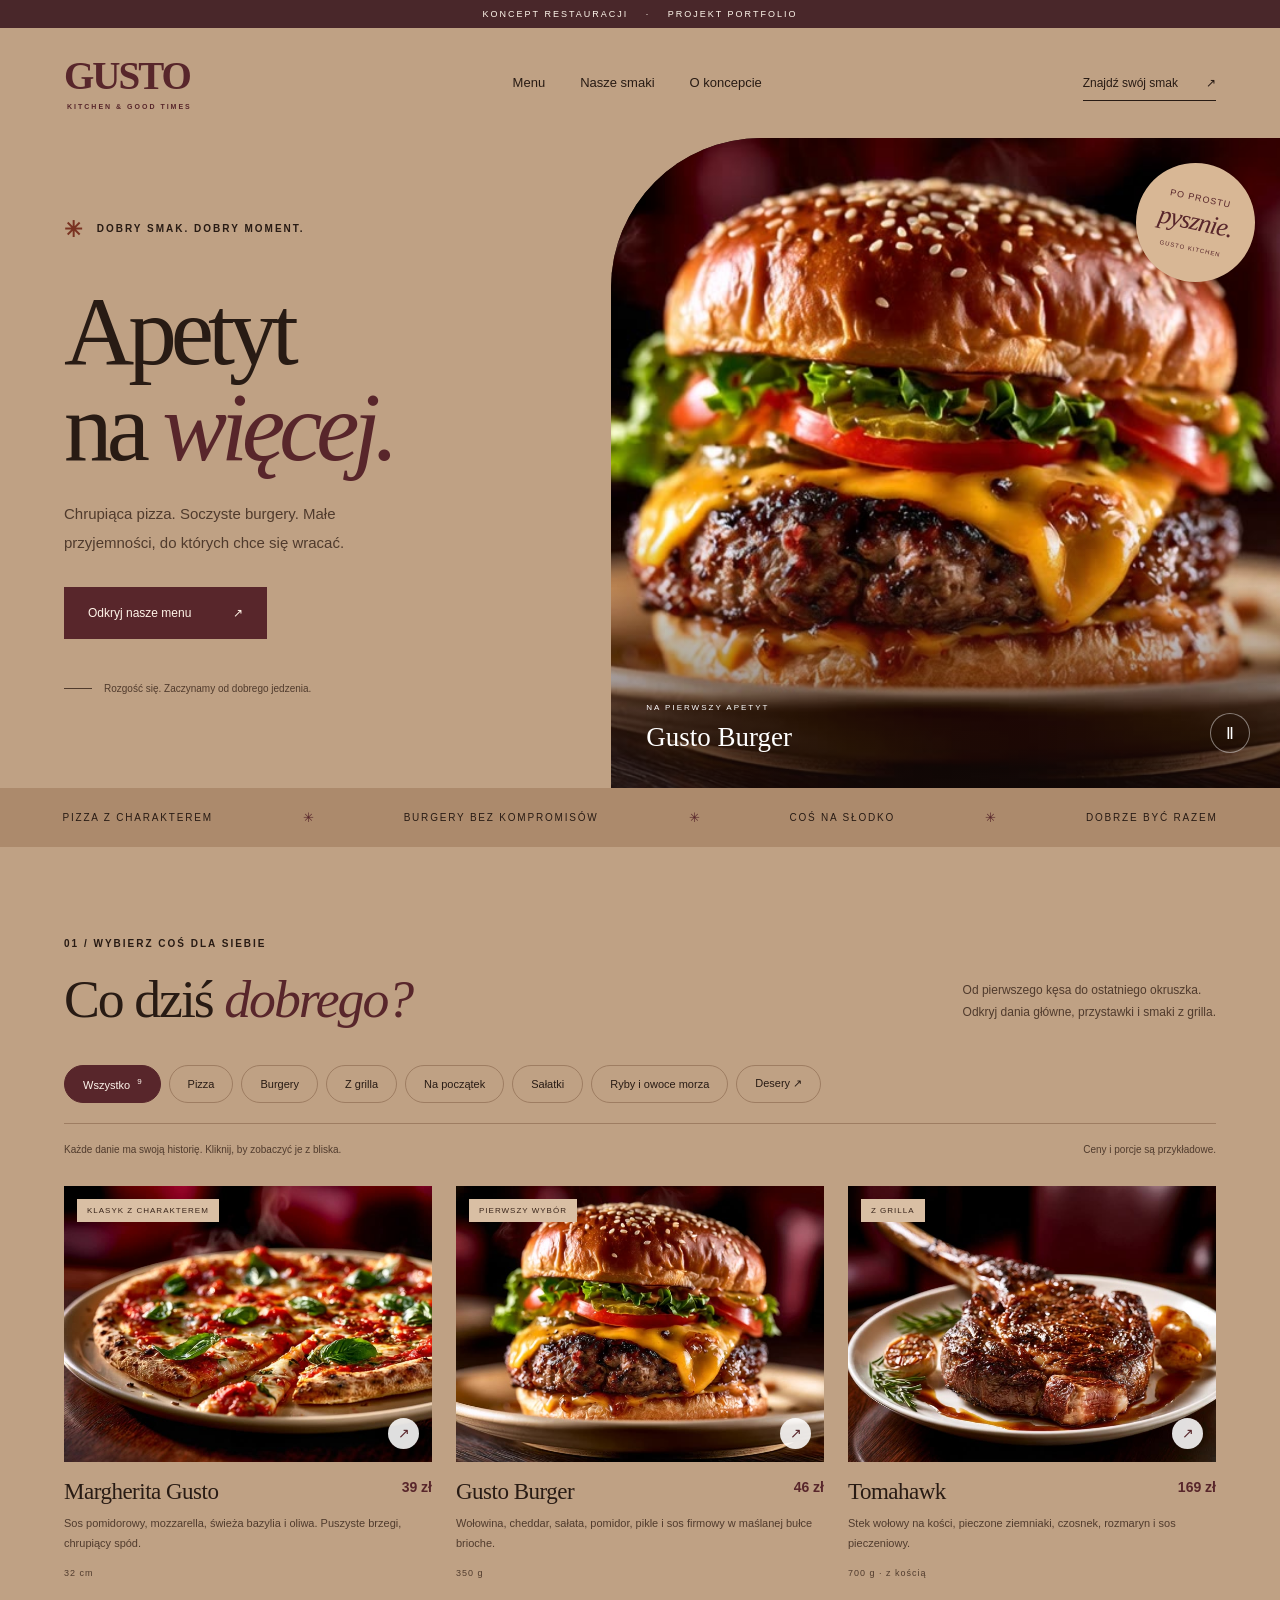
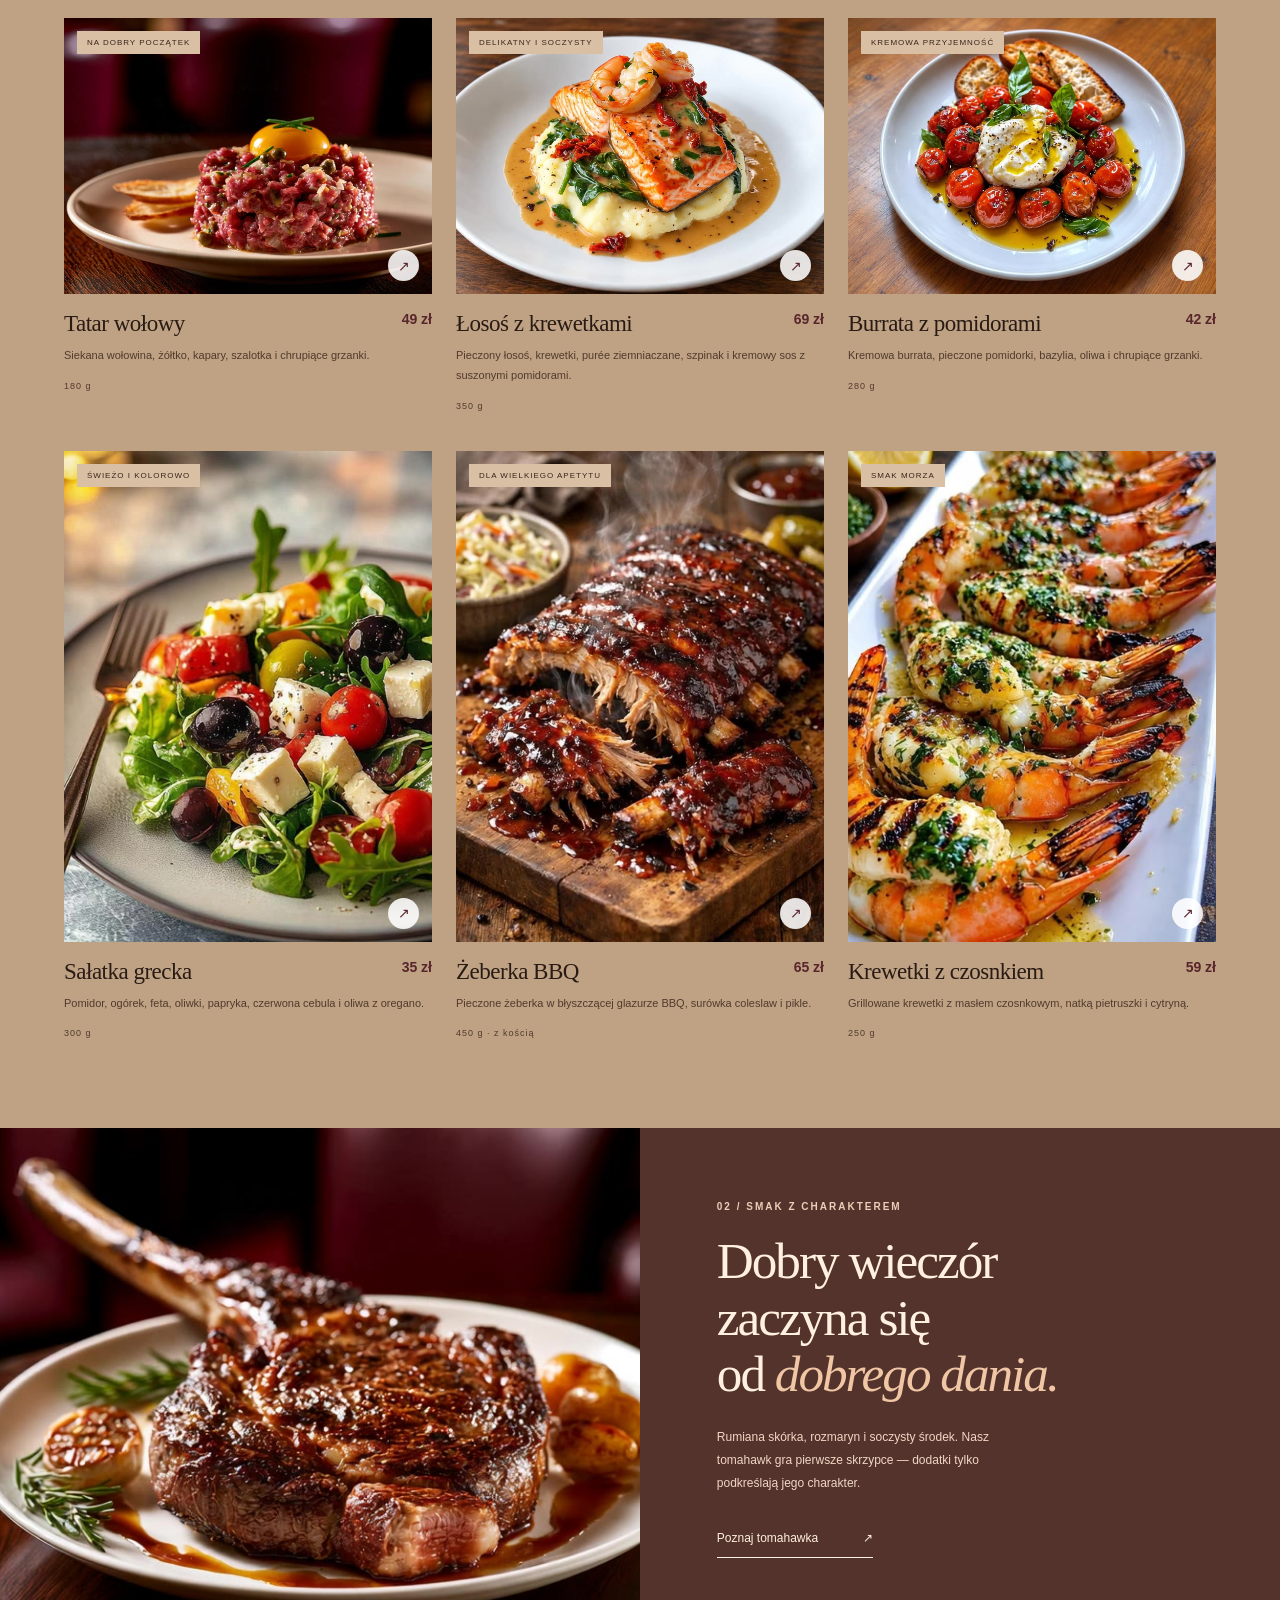
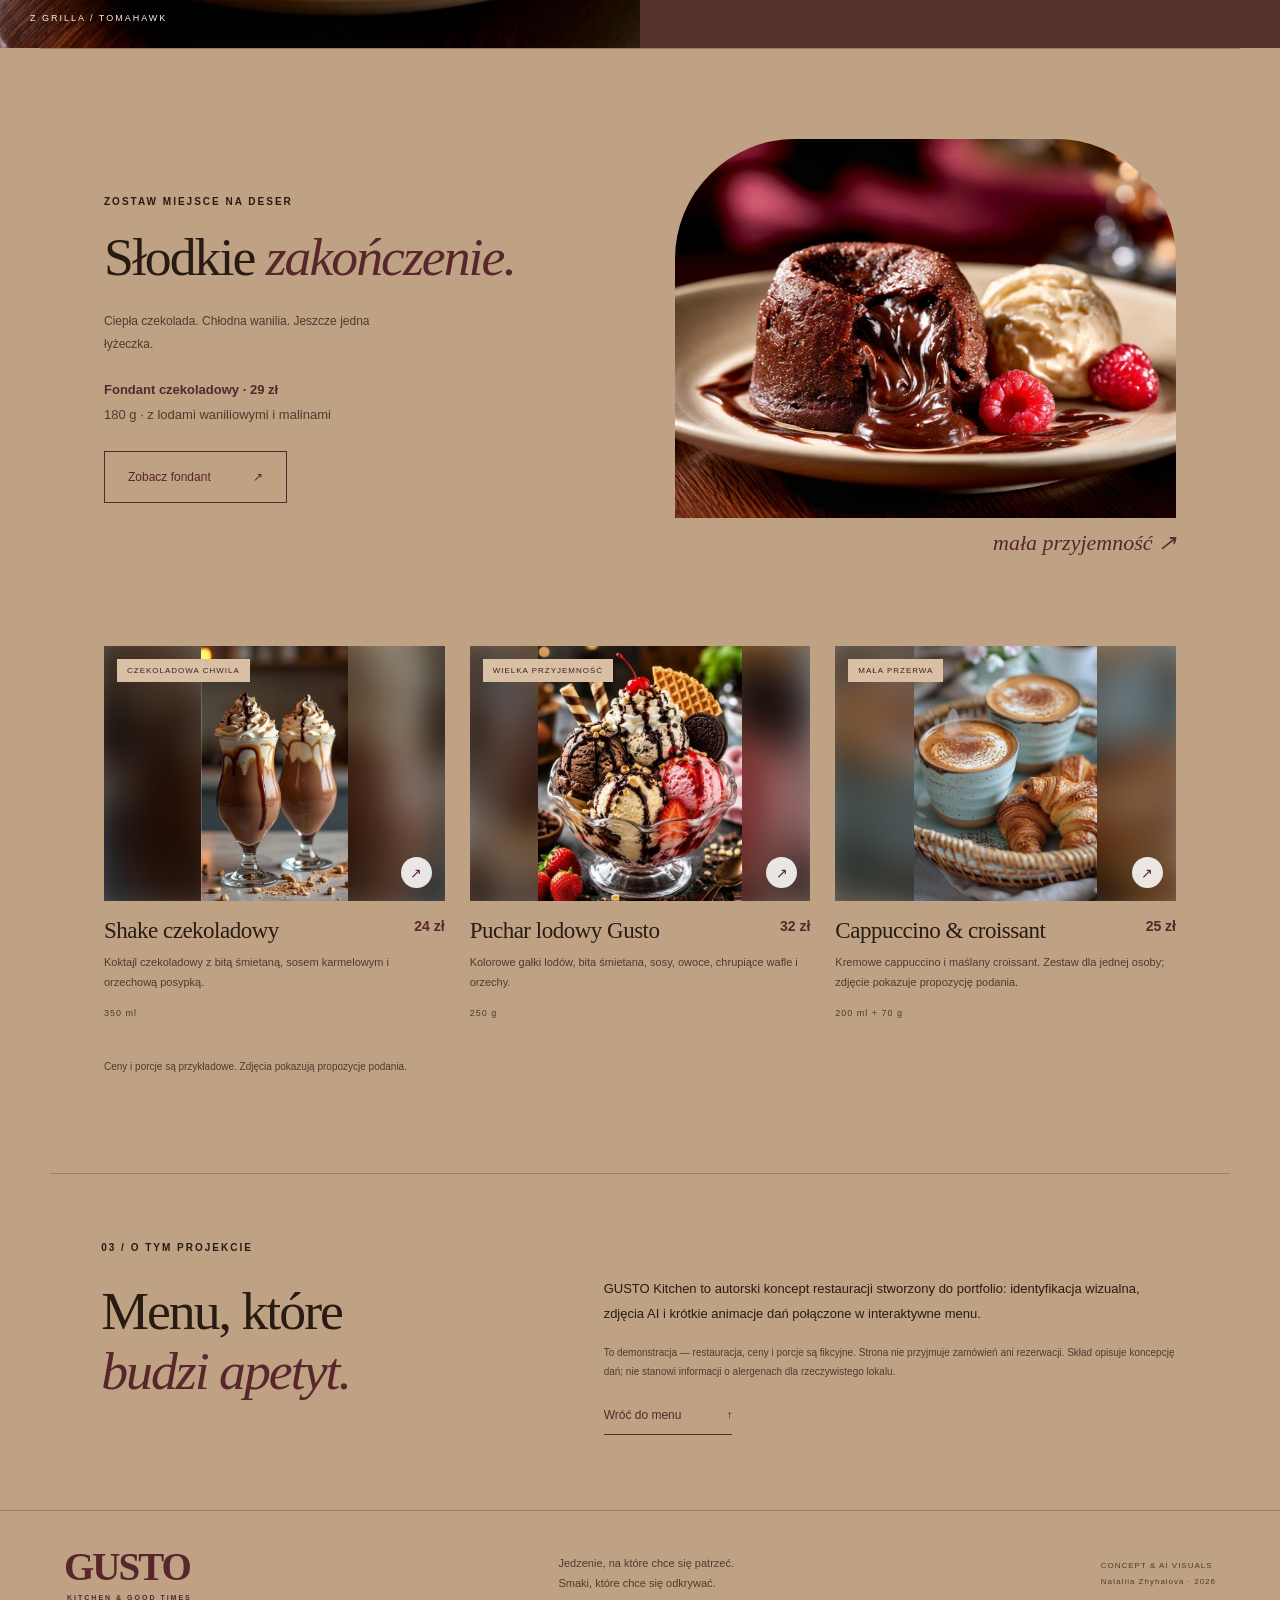
<file: gusto/index.html>
<!doctype html>
<html lang="pl"><head><meta charset="UTF-8"><meta name="viewport" content="width=device-width,initial-scale=1"><meta name="theme-color" content="#b99a7e"><meta name="description" content="GUSTO Kitchen — koncepcyjne menu restauracji. Odkryj pizzę, burgery, dania z grilla i desery w ruchu."><title>GUSTO Kitchen — apetyt na więcej</title><style>:root{--cream:#f7f2e9;--ink:#30231f;--red:#742b31;--orange:#d85837;--muted:#786c63;--line:#d9cfc2}*{box-sizing:border-box}html{scroll-behavior:smooth;scroll-padding-top:30px}body{margin:0;background:var(--cream);color:var(--ink);font-family:Arial,Helvetica,sans-serif}button,a{-webkit-tap-highlight-color:transparent}button{font:inherit;cursor:pointer}a{color:inherit;text-decoration:none}button:focus-visible,a:focus-visible{outline:3px solid #df613f;outline-offset:5px}.demo-strip{background:var(--red);color:#fff7ec;text-align:center;font-size:9px;letter-spacing:2px;padding:9px}.demo-strip span{padding:0 13px}header{display:flex;align-items:center;justify-content:space-between;max-width:1440px;padding:28px 5%;margin:auto}.brand{font-family:Georgia,serif;font-weight:bold;font-size:39px;letter-spacing:-2px;line-height:1;color:var(--red)}.brand span{display:block;font-family:Arial,sans-serif;font-size:7px;letter-spacing:2px;margin:8px 0 0 3px}nav{display:flex;gap:35px;font-size:13px}nav a{padding:8px 0;border-bottom:1px solid transparent}nav a:hover{border-color:var(--red)}.nav-cta{font-size:12px;border-bottom:1px solid var(--ink);padding:10px 0;display:flex;gap:28px}.hero{display:grid;grid-template-columns:.9fr 1.1fr;max-width:1440px;margin:auto;min-height:650px;padding-left:5%}.hero-copy{padding:72px 30px 60px 0}.eyebrow{font-size:10px;font-weight:600;letter-spacing:2px;line-height:1.8}.small-star{color:var(--orange);font-size:22px;vertical-align:middle;margin-right:8px}h1,h2,h3,p{margin:0}h1{font-family:Georgia,serif;font-size:clamp(70px,7.6vw,118px);font-weight:normal;letter-spacing:-6px;line-height:.99;margin:33px 0 25px}em{font-family:Georgia,serif;font-weight:normal;color:var(--red)}h1 em{color:var(--red)}.hero-copy>p{max-width:340px;font-size:15px;line-height:1.9;color:var(--muted)}.button{display:inline-flex;justify-content:space-between;align-items:center;gap:42px;padding:18px 23px;font-size:12px;border:1px solid var(--red)}.primary{background:var(--red);color:var(--cream);margin-top:30px}.primary:hover{background:#5c2026}.hero-note{display:flex;align-items:center;gap:12px;font-size:10px;color:var(--muted);margin-top:44px}.line{width:28px;height:1px;background:var(--muted)}.hero-visual{position:relative;overflow:hidden;background:#261a16;min-height:620px;border-radius:150px 0 0 0}.hero-visual>video{width:100%;height:100%;position:absolute;object-fit:cover;object-position:52% center}.hero-shade{position:absolute;inset:0;background:linear-gradient(0deg,#190b08ad,transparent 40%)}.round-stamp{position:absolute;right:25px;top:25px;width:119px;height:119px;border-radius:50%;background:#f1ce9c;color:var(--red);display:flex;flex-direction:column;align-items:center;justify-content:center;font-size:9px;letter-spacing:1px;transform:rotate(12deg)}.round-stamp strong{font:italic 26px Georgia;letter-spacing:-1px;margin:4px 0}.round-stamp>span{font-size:6px;margin-top:5px}.visual-bottom{position:absolute;bottom:35px;left:35px;right:30px;color:white;display:flex;align-items:end;justify-content:space-between}.visual-bottom span{font-size:8px;letter-spacing:2px;display:block;margin-bottom:10px}.visual-bottom b{font:normal 27px Georgia}.motion-toggle{width:40px;height:40px;border-radius:50%;border:1px solid #ffffff70;color:white;background:#20120b44}.ticker{display:flex;justify-content:space-around;align-items:center;gap:25px;background:#e8e3d6;padding:22px 30px;font-size:13px;color:var(--red);overflow:hidden;white-space:nowrap}.ticker span{font-size:10px;letter-spacing:1.8px;color:var(--ink)}.menu-section{max-width:1300px;margin:auto;padding:88px 5%}.section-heading{display:flex;justify-content:space-between;gap:30px;align-items:end;margin-bottom:36px}h2{font:normal clamp(37px,4.2vw,62px)/1.1 Georgia;letter-spacing:-2px;margin-top:17px}.section-heading>p{font-size:12px;line-height:1.9;color:var(--muted);margin-bottom:5px}.filter-bar{display:flex;gap:8px;padding:0 0 20px;flex-wrap:wrap;border-bottom:1px solid var(--line)}.filter{background:transparent;border:1px solid var(--line);color:var(--ink);padding:11px 18px;border-radius:30px;font-size:11px}.filter.active{background:var(--red);border-color:var(--red);color:white}.filter sup{font-size:8px;margin-left:4px}.menu-help{font-size:10px;line-height:1.7;color:var(--muted);margin:17px 0 28px;display:flex;justify-content:space-between;gap:20px}.menu-grid{display:grid;grid-template-columns:repeat(3,1fr);gap:37px 24px}.dish-card[hidden]{display:none}.dish-visual{display:block;width:100%;position:relative;aspect-ratio:4/3;padding:0;border:0;background:#e6dccf;overflow:hidden}.dish-visual video{width:100%;height:100%;object-fit:cover;display:block;transition:transform .6s}.dish-visual:hover video{transform:scale(1.035)}.dish-tag{position:absolute;top:13px;left:13px;padding:7px 10px;background:var(--cream);font-size:8px;letter-spacing:1px}.dish-play{position:absolute;bottom:13px;right:13px;width:31px;height:31px;background:#ffffffdf;border-radius:50%;display:grid;place-items:center;font-size:14px;color:var(--red)}.dish-info{padding-top:17px}.dish-line{display:flex;justify-content:space-between;gap:10px;align-items:baseline}.dish-line h3{font:normal 23px Georgia;letter-spacing:-.5px}.price{font-size:14px;white-space:nowrap;color:var(--red);font-weight:600}.dish-info p{font-size:11px;line-height:1.8;color:var(--muted);margin:9px 0}.weight{font-size:9px;letter-spacing:1px;color:var(--muted)}.dish-card.portrait .dish-visual{aspect-ratio:4/5}.dish-card.portrait video{object-position:center 47%}.signature{display:grid;grid-template-columns:1fr 1fr;background:var(--red);color:var(--cream)}.signature-image{position:relative;min-height:520px;overflow:hidden}.signature-image video{width:100%;height:100%;object-fit:cover;position:absolute}.image-label{position:absolute;bottom:25px;left:30px;font-size:9px;letter-spacing:2px}.signature-copy{padding:70px 12%}.signature-copy h2{font-size:clamp(36px,4vw,57px)}.signature-copy em{color:#e9b998}.signature-copy p{font-size:12px;line-height:1.9;max-width:320px;margin:24px 0;color:#e7cdc5}.text-button{border:0;border-bottom:1px solid currentColor;padding:12px 0;background:none;color:inherit;display:inline-flex;gap:45px;font-size:12px;align-items:center}.sweet-band{max-width:1200px;margin:auto;padding:90px 5%;display:grid;grid-template-columns:1fr 1fr;align-items:center;gap:70px}.sweet-band p{font-size:12px;line-height:1.9;color:var(--muted);max-width:270px;margin:23px 0}.outline{background:transparent;color:var(--red)}.dessert-picture{position:relative;border:0;padding:0;background:transparent;text-align:left}.dessert-picture img{display:block;width:100%;border-radius:120px 120px 0 0}.dessert-picture span{display:block;color:var(--red);font:italic 22px Georgia;text-align:right;margin-top:12px}.about{border-top:1px solid var(--line);max-width:1180px;margin:auto;padding:65px 4% 75px;display:grid;grid-template-columns:1fr 1.3fr;gap:20px 60px}.about>.eyebrow{grid-column:1/-1}.about h2{margin-top:5px}.about p{font-size:13px;line-height:1.9}.about-small{font-size:10px!important;color:var(--muted);line-height:1.8;margin-top:16px!important}.about .text-button{margin-top:15px;color:var(--red)}footer{border-top:1px solid var(--line);padding:36px 5%;display:flex;justify-content:space-between;align-items:center;gap:25px}footer p{font-size:11px;line-height:1.8;color:var(--muted)}footer>span{font-size:8px;line-height:2;letter-spacing:1px;color:var(--muted)}dialog{border:0;padding:0;width:min(900px,92vw);max-height:90vh;background:var(--cream);color:var(--ink);overflow:auto;box-shadow:0 20px 100px #0008}dialog[open]{display:grid;grid-template-columns:1.2fr 1fr}dialog::backdrop{background:#180f0dd9}.dialog-media{background:#251b17;min-height:350px;display:flex;align-items:center}.dialog-media video{width:100%;max-height:75vh;display:block}.dialog-copy{padding:45px 30px}.dialog-copy h2{font-size:37px}.dialog-copy>p{font-size:13px;line-height:1.8;margin-top:22px}.dialog-price{display:flex;justify-content:space-between;align-items:center;margin-top:25px;padding-top:20px;border-top:1px solid var(--line)}.dialog-price span{font-size:11px;color:var(--muted)}.dialog-price strong{color:var(--red);font-size:23px}.dialog-close{position:absolute;right:10px;top:10px;width:34px;height:34px;border-radius:50%;background:var(--cream);border:1px solid var(--line);font-size:25px;z-index:3}.sr-only{position:absolute;width:1px;height:1px;padding:0;margin:-1px;overflow:hidden;clip:rect(0,0,0,0);white-space:nowrap;border:0}@media(min-width:900px){.dish-card.portrait{}.menu-grid>.dish-card:last-child{}.menu-grid>.dish-card:nth-child(6){}.menu-grid.filtered>.dish-card{}.menu-grid.filtered .dish-visual{aspect-ratio:4/3}}@media(max-width:900px){header{padding:23px 5%}nav{gap:17px}.nav-cta{display:none}.hero{min-height:550px;grid-template-columns:1fr 1fr}.hero-copy{padding-top:45px}.hero-visual{min-height:550px;border-radius:100px 0 0 0}h1{font-size:80px;letter-spacing:-4px}.hero-note{line-height:1.6}.round-stamp{width:90px;height:90px}.round-stamp strong{font-size:21px}.menu-grid{grid-template-columns:1fr 1fr}.signature-copy{padding:50px 10%}.signature-image{min-height:450px}.sweet-band{gap:35px}.section-heading{align-items:start}.section-heading>p{max-width:200px}}@media(max-width:600px){header{padding:21px 6%}.brand{font-size:31px}.brand span{font-size:6px}nav{gap:16px;font-size:11px}nav a:last-child{display:none}.hero{display:flex;flex-direction:column;padding:0}.hero-copy{padding:35px 7% 35px}.hero-copy>.eyebrow{font-size:8px}h1{font-size:84px;line-height:.95;margin:20px 0;letter-spacing:-5px}.hero-copy>p{font-size:13px;max-width:300px}.primary{margin-top:22px}.hero-note{display:none}.hero-visual{min-height:390px;border-radius:90px 0 0 0;margin-left:7%}.hero-visual video{object-position:center}.visual-bottom{bottom:23px;left:24px}.ticker{justify-content:start;gap:23px;padding:19px}.ticker span{font-size:8px}.menu-section{padding:55px 6%}.section-heading{display:block;margin-bottom:25px}h2{font-size:40px}.section-heading>p{font-size:11px;margin-top:18px;max-width:none}.filter-bar{gap:7px}.filter{font-size:10px;padding:9px 13px}.menu-help{display:block;font-size:9px}.menu-help span{display:block;margin-top:5px}.menu-grid{gap:29px 13px}.dish-line{display:block}.dish-line h3{font-size:20px;line-height:1.15}.price{display:block;margin-top:7px;font-size:13px}.dish-info p{font-size:10px;line-height:1.6}.dish-tag{font-size:6px;top:8px;left:8px;padding:5px 6px}.dish-play{width:25px;height:25px;bottom:8px;right:8px}.dish-card.portrait .dish-visual{aspect-ratio:4/3}.dish-card:last-child{}.dish-card:last-child .dish-visual{aspect-ratio:4/3}.signature{grid-template-columns:1fr}.signature-image{min-height:350px}.signature-copy{padding:40px 7% 45px}.signature-copy h2{font-size:43px}.sweet-band{padding:50px 7%;grid-template-columns:1fr;gap:30px}.sweet-band h2{font-size:43px}.dessert-picture img{max-height:350px;object-fit:cover}.about{grid-template-columns:1fr;padding:40px 7%;gap:20px}.about h2{font-size:43px}.about>.eyebrow{grid-column:auto}footer{padding:30px 7%;flex-wrap:wrap}footer p{display:none}footer>span{font-size:7px}dialog[open]{grid-template-columns:1fr}.dialog-media{min-height:0}.dialog-media video{max-height:43vh}.dialog-copy{padding:25px}.dialog-copy h2{font-size:32px}.dialog-copy>p{margin-top:13px}}@media(prefers-reduced-motion:reduce){html{scroll-behavior:auto}*,*::before,*::after{transition:none!important;animation:none!important}}

/* Coffee palette and regular editorial menu rows. */
:root{--cream:#bfa184;--ink:#281b14;--red:#58262b;--orange:#793221;--muted:#503b2d;--line:#9e7d62}
body{background:var(--cream)}header{background:var(--cream)}.ticker{background:#ac8a6c}.round-stamp{background:#d8b795}.primary{color:#fff4e8}.demo-strip{background:#49272a}.dish-tag{background:#d9bfa4;color:#39251b}.filter.active{color:#fff6ed}.signature{background:#54332c}.signature-copy p{color:#f0d7c4}.signature-copy em{color:#f0c6a5}.signature{color:#fff0df}.signature .eyebrow{color:#edcdb7}.hero-copy>p,.section-heading>p,.menu-help,.dish-info p,.weight,.sweet-band p,footer p,footer>span{color:var(--muted)}
.menu-grid>.dish-card{}.menu-grid>.dish-card .dish-visual{aspect-ratio:4/3}.menu-grid>.dish-card.portrait .dish-visual{aspect-ratio:3/4}.menu-grid>.dish-card.portrait video{object-position:center}.dish-visual img{width:100%;height:100%;object-fit:cover;display:block;transition:transform .6s}.dish-visual:hover img{transform:scale(1.035)}.menu-grid.filtered>.dish-card.portrait .dish-visual{aspect-ratio:3/4}.dish-line{align-items:start}.menu-grid{align-items:start}.sweet-band{border-top:1px solid var(--line)}.dessert-menu-price{font-size:13px!important;line-height:1.9!important;margin-top:0!important}.dessert-menu-price b{color:var(--red)}.dialog-media img{width:100%;max-height:75vh;object-fit:contain;display:block}.dialog-media [hidden]{display:none!important}.dessert-link{display:inline-flex;align-items:center}.dessert-link:hover{background:#ab856b}
@media(min-width:901px){.menu-grid:not(.filtered)>.dish-card:nth-child(n+7){}}
@media(max-width:600px){.menu-grid>.dish-card{}.menu-grid>.dish-card.portrait{max-width:100%}.menu-grid>.dish-card.portrait .dish-visual{aspect-ratio:3/4}.menu-grid.filtered>.dish-card.portrait .dish-visual{aspect-ratio:3/4}.dialog-media img{max-height:43vh}}

.still-photo::before{content:"";position:absolute;inset:-20px;background-image:var(--photo);background-size:cover;background-position:center;filter:blur(18px) brightness(.65)}.dish-visual.still-photo img{position:relative;object-fit:contain}.still-photo .dish-tag,.still-photo .dish-play{z-index:1}

.dessert-cards{max-width:1200px;padding:0 5% 70px;margin:auto}.dessert-grid{display:grid;grid-template-columns:repeat(3,minmax(0,1fr));gap:25px}.dessert-grid .dish-visual{aspect-ratio:4/3}.dessert-grid .dish-line h3{font-size:23px}.dessert-grid .dish-info{min-height:140px}@media(max-width:700px){.dessert-grid{grid-template-columns:1fr;gap:30px}.dessert-cards{padding:0 7% 45px}.dessert-grid .dish-info{min-height:0}.dessert-grid .dish-line{display:flex}.dessert-grid .price{margin:0}}

.dessert-video::before{content:"";position:absolute;inset:-24px;background-image:var(--photo);background-size:cover;background-position:center;filter:blur(18px) brightness(.65)}.dessert-video video{position:relative;object-fit:contain;z-index:1}.dessert-video .dish-tag,.dessert-video .dish-play{z-index:2}

/* Every menu item follows document order; no forced cells or spanning. */
.menu-grid{grid-template-columns:repeat(3,minmax(0,1fr));grid-auto-flow:row;align-items:start;row-gap:38px;column-gap:24px}.menu-grid>.dish-card{min-width:0;width:100%}.menu-grid>.dish-card .dish-visual{width:100%;aspect-ratio:4/3}.menu-grid>.dish-card.portrait .dish-visual{aspect-ratio:3/4}.dish-info{min-width:0}.dish-line h3{overflow-wrap:anywhere}@media(max-width:900px){.menu-grid{grid-template-columns:repeat(2,minmax(0,1fr))}}@media(max-width:600px){.menu-grid{grid-template-columns:repeat(2,minmax(0,1fr));gap:28px 14px}.menu-grid>.dish-card.portrait{grid-column:1/-1}.menu-grid>.dish-card.portrait .dish-visual{aspect-ratio:3/4}}
</style></head><body>
<div class="demo-strip">KONCEPT RESTAURACJI <span>·</span> PROJEKT PORTFOLIO</div>
<header><a class="brand" href="#" aria-label="Gusto Kitchen — strona główna">GUSTO<span>KITCHEN & GOOD TIMES</span></a><nav aria-label="Nawigacja główna"><a href="#menu">Menu</a><a href="#signature">Nasze smaki</a><a href="#about">O koncepcie</a></nav><a class="nav-cta" href="#menu">Znajdź swój smak <span>↗</span></a></header>
<main><section class="hero" aria-labelledby="hero-title"><div class="hero-copy"><div class="eyebrow"><span class="small-star">✳</span> DOBRY SMAK. DOBRY MOMENT.</div><h1 id="hero-title">Apetyt<br>na <em>więcej.</em></h1><p>Chrupiąca pizza. Soczyste burgery. Małe przyjemności, do których chce się wracać.</p><a class="button primary" href="#menu">Odkryj nasze menu <span>↗</span></a><div class="hero-note"><span class="line"></span> Rozgość się. Zaczynamy od dobrego jedzenia.</div></div><div class="hero-visual"><video id="hero-video" data-embedded-src="burger.mp4" data-embedded-poster="burger.jpg" autoplay muted loop playsinline preload="auto" aria-label="Soczysty burger z roztopionym cheddarem"></video><div class="hero-shade"></div><div class="round-stamp">PO PROSTU<br><strong>pysznie.</strong><span>GUSTO KITCHEN</span></div><div class="visual-bottom"><div><span>NA PIERWSZY APETYT</span><b>Gusto Burger</b></div><button class="motion-toggle" aria-label="Zatrzymaj wszystkie animacje" aria-pressed="false">Ⅱ</button></div></div></section>
<div class="ticker" aria-hidden="true"><span>PIZZA Z CHARAKTEREM</span>✳<span>BURGERY BEZ KOMPROMISÓW</span>✳<span>COŚ NA SŁODKO</span>✳<span>DOBRZE BYĆ RAZEM</span></div>
<section class="menu-section" id="menu"><div class="section-heading"><div><div class="eyebrow">01 / WYBIERZ COŚ DLA SIEBIE</div><h2>Co dziś <em>dobrego?</em></h2></div><p>Od pierwszego kęsa do ostatniego okruszka.<br>Odkryj dania główne, przystawki i smaki z grilla.</p></div><div class="filter-bar" role="group" aria-label="Kategorie menu"><button class="filter active" data-filter="all" aria-pressed="true">Wszystko <sup>9</sup></button><button class="filter" data-filter="pizza" aria-pressed="false">Pizza</button><button class="filter" data-filter="burger" aria-pressed="false">Burgery</button><button class="filter" data-filter="grill" aria-pressed="false">Z grilla</button><button class="filter" data-filter="starter" aria-pressed="false">Na początek</button><button class="filter" data-filter="salad" aria-pressed="false">Sałatki</button><button class="filter" data-filter="seafood" aria-pressed="false">Ryby i owoce morza</button><a class="filter dessert-link" href="#desserts">Desery ↗</a></div><p class="menu-help">Każde danie ma swoją historię. Kliknij, by zobaczyć je z bliska. <span>Ceny i porcje są przykładowe.</span></p><div class="menu-grid" id="menu-grid"></div><p class="menu-result sr-only" aria-live="polite"></p></section>
<section class="signature" id="signature"><div class="signature-image"><video data-embedded-src="steak.mp4" data-embedded-poster="steak.jpg" muted loop playsinline preload="none" data-lazy-video aria-label="Stek tomahawk na talerzu z rozmarynem"></video><span class="image-label">Z GRILLA / TOMAHAWK</span></div><div class="signature-copy"><div class="eyebrow">02 / SMAK Z CHARAKTEREM</div><h2>Dobry wieczór<br>zaczyna się<br>od <em>dobrego dania.</em></h2><p>Rumiana skórka, rozmaryn i soczysty środek. Nasz tomahawk gra pierwsze skrzypce — dodatki tylko podkreślają jego charakter.</p><button class="text-button" data-open="steak">Poznaj tomahawka <span>↗</span></button></div></section>
<section class="sweet-band" id="desserts"><div><div class="eyebrow">ZOSTAW MIEJSCE NA DESER</div><h2>Słodkie <em>zakończenie.</em></h2><p>Ciepła czekolada. Chłodna wanilia. Jeszcze jedna łyżeczka.</p><p class="dessert-menu-price"><b>Fondant czekoladowy · 29 zł</b><br>180 g · z lodami waniliowymi i malinami</p><button class="button outline" data-open="dessert">Zobacz fondant <span>↗</span></button></div><button class="dessert-picture" data-open="dessert" aria-label="Zobacz fondant czekoladowy"><img data-embedded-src="dessert.jpg" loading="lazy" alt="Fondant z płynną czekoladą, lodami waniliowymi i malinami"><span>mała przyjemność ↗</span></button></section>
<section class="dessert-cards" aria-label="Desery i kawa"><div id="dessert-grid" class="dessert-grid"></div><p class="menu-help">Ceny i porcje są przykładowe. Zdjęcia pokazują propozycje podania.</p></section><section class="about" id="about"><div class="eyebrow">03 / O TYM PROJEKCIE</div><h2>Menu, które<br><em>budzi apetyt.</em></h2><div><p>GUSTO Kitchen to autorski koncept restauracji stworzony do portfolio: identyfikacja wizualna, zdjęcia AI i krótkie animacje dań połączone w interaktywne menu.</p><p class="about-small">To demonstracja — restauracja, ceny i porcje są fikcyjne. Strona nie przyjmuje zamówień ani rezerwacji. Skład opisuje koncepcję dań; nie stanowi informacji o alergenach dla rzeczywistego lokalu.</p><a class="text-button" href="#menu">Wróć do menu <span>↑</span></a></div></section></main>
<footer><a class="brand" href="#">GUSTO<span>KITCHEN & GOOD TIMES</span></a><p>Jedzenie, na które chce się patrzeć.<br>Smaki, które chce się odkrywać.</p><span>CONCEPT & AI VISUALS<br>Nataliia Zhyhalova · 2026</span></footer>
<dialog id="dish-dialog" aria-labelledby="dialog-title"><button class="dialog-close" aria-label="Zamknij szczegóły dania">×</button><div class="dialog-media"><video id="dialog-video" controls muted loop playsinline preload="none"></video><img id="dialog-image" hidden alt=""></div><div class="dialog-copy"><div class="eyebrow" id="dialog-category"></div><h2 id="dialog-title"></h2><p id="dialog-description"></p><div class="dialog-price"><span id="dialog-weight"></span><strong id="dialog-price"></strong></div><p class="about-small">Przykładowa pozycja menu · koncept portfolio</p></div></dialog>
<script>const GUSTO_MEDIA={"burger.jpg":"assets/photo-01.jpg","burger.mp4":"assets/clip-01.mp4","burrata.jpg":"assets/photo-02.jpg","burrata.mp4":"assets/clip-02.mp4","coffee.jpg":"assets/photo-03.jpg","coffee.mp4":"assets/clip-03.mp4","dessert.jpg":"assets/photo-04.jpg","dessert.mp4":"assets/clip-04.mp4","icecream.jpg":"assets/photo-05.jpg","icecream.mp4":"assets/clip-05.mp4","pizza.jpg":"assets/photo-06.jpg","pizza.mp4":"assets/clip-06.mp4","ribs.jpg":"assets/photo-07.jpg","ribs.mp4":"assets/clip-07.mp4","salad.jpg":"assets/photo-08.jpg","salad.mp4":"assets/clip-08.mp4","salmon.jpg":"assets/photo-09.jpg","salmon.mp4":"assets/clip-09.mp4","shakes.jpg":"assets/photo-10.jpg","shakes.mp4":"assets/clip-10.mp4","shrimp.jpg":"assets/photo-11.jpg","shrimp.mp4":"assets/clip-11.mp4","steak.jpg":"assets/photo-12.jpg","steak.mp4":"assets/clip-12.mp4","tartare.jpg":"assets/photo-13.jpg","tartare.mp4":"assets/clip-13.mp4"};
const gustoAsset=name=>GUSTO_MEDIA[name];
document.querySelectorAll("[data-embedded-src],[data-embedded-poster]").forEach(el=>{for(const attr of ["src","poster"]){const key=el.getAttribute("data-embedded-"+attr);if(key){el.setAttribute(attr,gustoAsset(key));el.removeAttribute("data-embedded-"+attr)}}});
const dishes=[
{id:'pizza',cat:'pizza',category:'Pizza',name:'Margherita Gusto',price:39,weight:'32 cm',description:'Sos pomidorowy, mozzarella, świeża bazylia i oliwa. Puszyste brzegi, chrupiący spód.',tag:'KLASYK Z CHARAKTEREM'},
{id:'burger',cat:'burger',category:'Burgery',name:'Gusto Burger',price:46,weight:'350 g',description:'Wołowina, cheddar, sałata, pomidor, pikle i sos firmowy w maślanej bułce brioche.',tag:'PIERWSZY WYBÓR'},
{id:'steak',cat:'grill',category:'Z grilla',name:'Tomahawk',price:169,weight:'700 g · z kością',description:'Stek wołowy na kości, pieczone ziemniaki, czosnek, rozmaryn i sos pieczeniowy.',tag:'Z GRILLA'},
{id:'tartare',cat:'starter',category:'Na początek',name:'Tatar wołowy',price:49,weight:'180 g',description:'Siekana wołowina, żółtko, kapary, szalotka i chrupiące grzanki.',tag:'NA DOBRY POCZĄTEK'},
{id:'dessert',cat:'dessert',category:'Desery',name:'Fondant czekoladowy',price:29,weight:'180 g',description:'Ciepłe ciastko z płynną czekoladą, lody waniliowe i świeże maliny.',tag:'SŁODKI FINAŁ'},
{id:'salad',cat:'salad',category:'Sałatki',name:'Sałatka grecka',price:35,weight:'300 g',description:'Pomidor, ogórek, feta, oliwki, papryka, czerwona cebula i oliwa z oregano.',tag:'ŚWIEŻO I KOLOROWO',portrait:true},
{id:'ribs',cat:'grill',category:'Z grilla',name:'Żeberka BBQ',price:65,weight:'450 g · z kością',description:'Pieczone żeberka w błyszczącej glazurze BBQ, surówka coleslaw i pikle.',tag:'DLA WIELKIEGO APETYTU',portrait:true},
{id:'salmon',cat:'seafood',category:'Ryby i owoce morza',name:'Łosoś z krewetkami',price:69,weight:'350 g',description:'Pieczony łosoś, krewetki, purée ziemniaczane, szpinak i kremowy sos z suszonymi pomidorami.',tag:'DELIKATNY I SOCZYSTY',still:false},
{id:'burrata',cat:'starter',category:'Na początek',name:'Burrata z pomidorami',price:42,weight:'280 g',description:'Kremowa burrata, pieczone pomidorki, bazylia, oliwa i chrupiące grzanki.',tag:'KREMOWA PRZYJEMNOŚĆ',still:false},
{id:'shrimp',cat:'seafood',category:'Ryby i owoce morza',name:'Krewetki z czosnkiem',price:59,weight:'250 g',description:'Grillowane krewetki z masłem czosnkowym, natką pietruszki i cytryną.',tag:'SMAK MORZA',portrait:true},
{id:'shakes',cat:'dessert',category:'Desery i napoje',name:'Shake czekoladowy',price:24,weight:'350 ml',description:'Koktajl czekoladowy z bitą śmietaną, sosem karmelowym i orzechową posypką.',tag:'CZEKOLADOWA CHWILA',still:false},
{id:'icecream',cat:'dessert',category:'Desery',name:'Puchar lodowy Gusto',price:32,weight:'250 g',description:'Kolorowe gałki lodów, bita śmietana, sosy, owoce, chrupiące wafle i orzechy.',tag:'WIELKA PRZYJEMNOŚĆ',still:false},
{id:'coffee',cat:'dessert',category:'Kawa i coś słodkiego',name:'Cappuccino & croissant',price:25,weight:'200 ml + 70 g',description:'Kremowe cappuccino i maślany croissant. Zestaw dla jednej osoby; zdjęcie pokazuje propozycję podania.',tag:'MAŁA PRZERWA',still:false}
];
const money=n=>`${n} zł`;const grid=document.querySelector('#menu-grid');
const menuOrder=['pizza','burger','steak','tartare','salmon','burrata','salad','ribs','shrimp'];
const menuDishes=menuOrder.map(id=>dishes.find(d=>d.id===id));
grid.innerHTML=menuDishes.map(d=>`<article class="dish-card ${d.portrait?'portrait':''}" data-category="${d.cat}"><button class="dish-visual ${d.still?'still-photo':''}" style="${d.still?`--photo: url(${gustoAsset(d.id+'.jpg')})`: ''}" data-open="${d.id}" aria-label="Zobacz ${d.name}, ${money(d.price)}">${d.still?`<img src="${gustoAsset(d.id+'.jpg')}" alt="${d.name}" loading="lazy">`:`<video src="${gustoAsset(d.id+'.mp4')}" poster="${gustoAsset(d.id+'.jpg')}" muted loop playsinline preload="none" data-lazy-video aria-hidden="true"></video>`}<span class="dish-tag">${d.tag}</span><span class="dish-play" aria-hidden="true">↗</span></button><div class="dish-info"><div class="dish-line"><h3>${d.name}</h3><span class="price">${money(d.price)}</span></div><p>${d.description}</p><span class="weight">${d.weight}</span></div></article>`).join('');
const sweetIds=['shakes','icecream','coffee'];
document.querySelector('#dessert-grid').innerHTML=sweetIds.map(id=>{const d=dishes.find(x=>x.id===id);return `<article class="sweet-card"><button class="dish-visual dessert-video" style="--photo: url(${gustoAsset(d.id+'.jpg')})" data-open="${d.id}" aria-label="Zobacz ${d.name}"><video src="${gustoAsset(d.id+'.mp4')}" poster="${gustoAsset(d.id+'.jpg')}" muted loop playsinline preload="none" data-lazy-video aria-hidden="true"></video><span class="dish-tag">${d.tag}</span><span class="dish-play" aria-hidden="true">↗</span></button><div class="dish-info"><div class="dish-line"><h3>${d.name}</h3><span class="price">${money(d.price)}</span></div><p>${d.description}</p><span class="weight">${d.weight}</span></div></article>`}).join('');
let paused=matchMedia('(prefers-reduced-motion: reduce)').matches;const toggle=document.querySelector('.motion-toggle');const hero=document.querySelector('#hero-video');const visibleVideos=new Set();
function updateToggle(){toggle.textContent=paused?'▶':'Ⅱ';toggle.setAttribute('aria-label',paused?'Włącz animacje':'Zatrzymaj wszystkie animacje');toggle.setAttribute('aria-pressed',String(paused))}updateToggle();if(paused)hero.pause();
const observer=new IntersectionObserver(entries=>{entries.forEach(e=>{const v=e.target;if(e.isIntersecting){visibleVideos.add(v);if(!paused&&!v.closest('[hidden]'))v.play().catch(()=>{})}else{visibleVideos.delete(v);v.pause()}})},{threshold:.2});document.querySelectorAll('[data-lazy-video]').forEach(v=>observer.observe(v));observer.observe(hero);
toggle.addEventListener('click',()=>{paused=!paused;updateToggle();document.querySelectorAll('video').forEach(v=>{if(v.id==='dialog-video')return;if(paused)v.pause();else if(visibleVideos.has(v))v.play().catch(()=>{})})});
document.querySelectorAll('.filter').forEach(b=>b.addEventListener('click',()=>{document.querySelectorAll('.filter').forEach(x=>{const active=x===b;x.classList.toggle('active',active);x.setAttribute('aria-pressed',String(active))});const filter=b.dataset.filter;grid.classList.toggle('filtered',filter!=='all');let count=0;grid.querySelectorAll('.dish-card').forEach(c=>{c.hidden=filter!=='all'&&c.dataset.category!==filter;const v=c.querySelector('video');if(c.hidden){v?.pause()}else{count++;if(v&&!paused&&visibleVideos.has(v))v.play().catch(()=>{})}});document.querySelector('.menu-result').textContent=`Wyświetlono ${count} dań.`}));
const dialog=document.querySelector('#dish-dialog');const dv=document.querySelector('#dialog-video');let returnFocus;
function openDish(id){const d=dishes.find(x=>x.id===id);if(!d)return;returnFocus=document.activeElement;document.querySelector('#dialog-title').textContent=d.name;document.querySelector('#dialog-description').textContent=d.description;document.querySelector('#dialog-category').textContent=d.category;document.querySelector('#dialog-weight').textContent=d.weight;document.querySelector('#dialog-price').textContent=money(d.price);const still=document.querySelector('#dialog-image');dv.hidden=!!d.still;still.hidden=!d.still;if(d.still){dv.removeAttribute('src');still.src=`${gustoAsset(d.id+'.jpg')}`;still.alt=d.name}else{dv.src=`${gustoAsset(d.id+'.mp4')}`;dv.poster=`${gustoAsset(d.id+'.jpg')}`}document.querySelectorAll('video').forEach(v=>v.pause());dialog.showModal();document.body.style.overflow='hidden';if(!paused&&!d.still)dv.play().catch(()=>{})}
document.addEventListener('click',e=>{const b=e.target.closest('[data-open]');if(b)openDish(b.dataset.open)});document.querySelector('.dialog-close').addEventListener('click',()=>dialog.close());dialog.addEventListener('click',e=>{if(e.target===dialog){const r=dialog.getBoundingClientRect();if(e.clientX<r.left||e.clientX>r.right||e.clientY<r.top||e.clientY>r.bottom)dialog.close()}});dialog.addEventListener('close',()=>{dv.pause();dv.removeAttribute('src');dv.load();document.body.style.overflow='';if(!paused)visibleVideos.forEach(v=>{if(!v.closest('[hidden]'))v.play().catch(()=>{})});returnFocus?.focus()});
document.addEventListener('visibilitychange',()=>{if(document.hidden)document.querySelectorAll('video').forEach(v=>v.pause());else if(!paused){if(dialog.open){if(!dv.hidden)dv.play().catch(()=>{})}else visibleVideos.forEach(v=>{if(!v.closest('[hidden]'))v.play().catch(()=>{})})}});
</script></body></html>
</file>
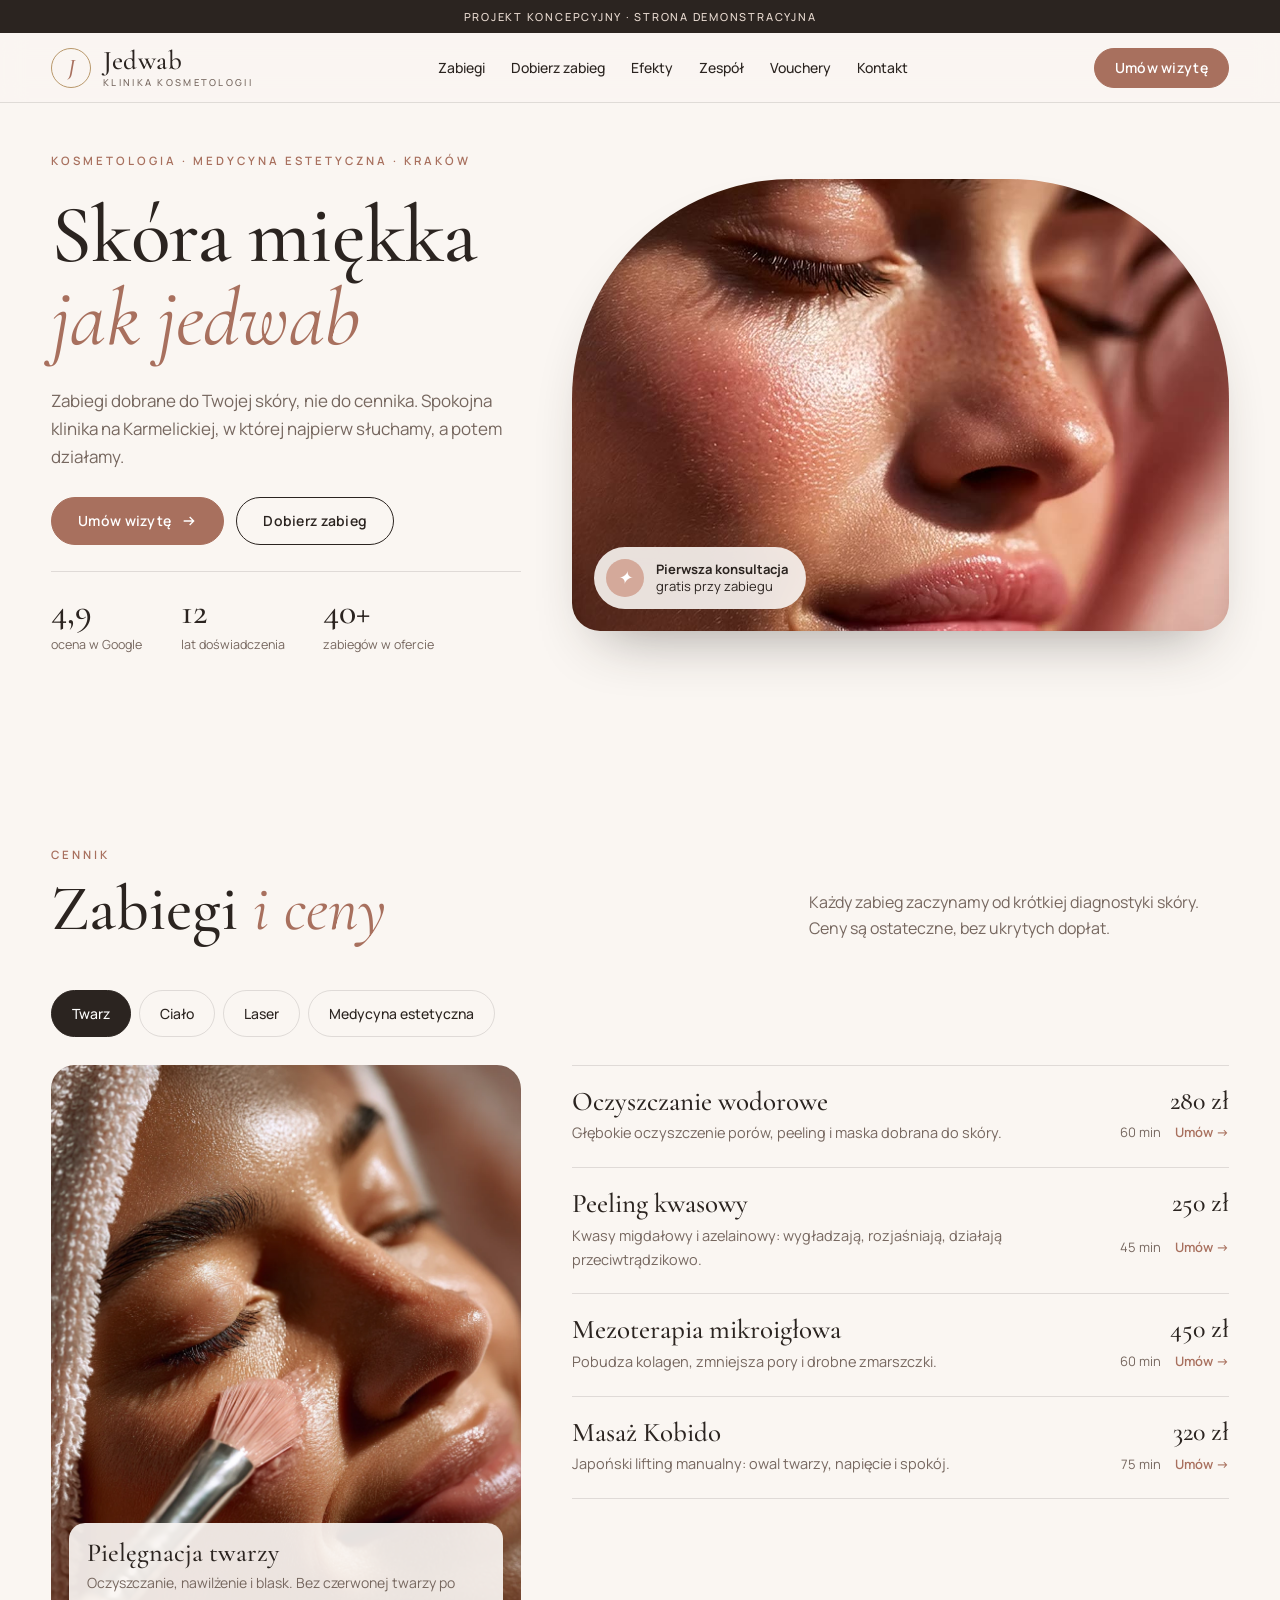
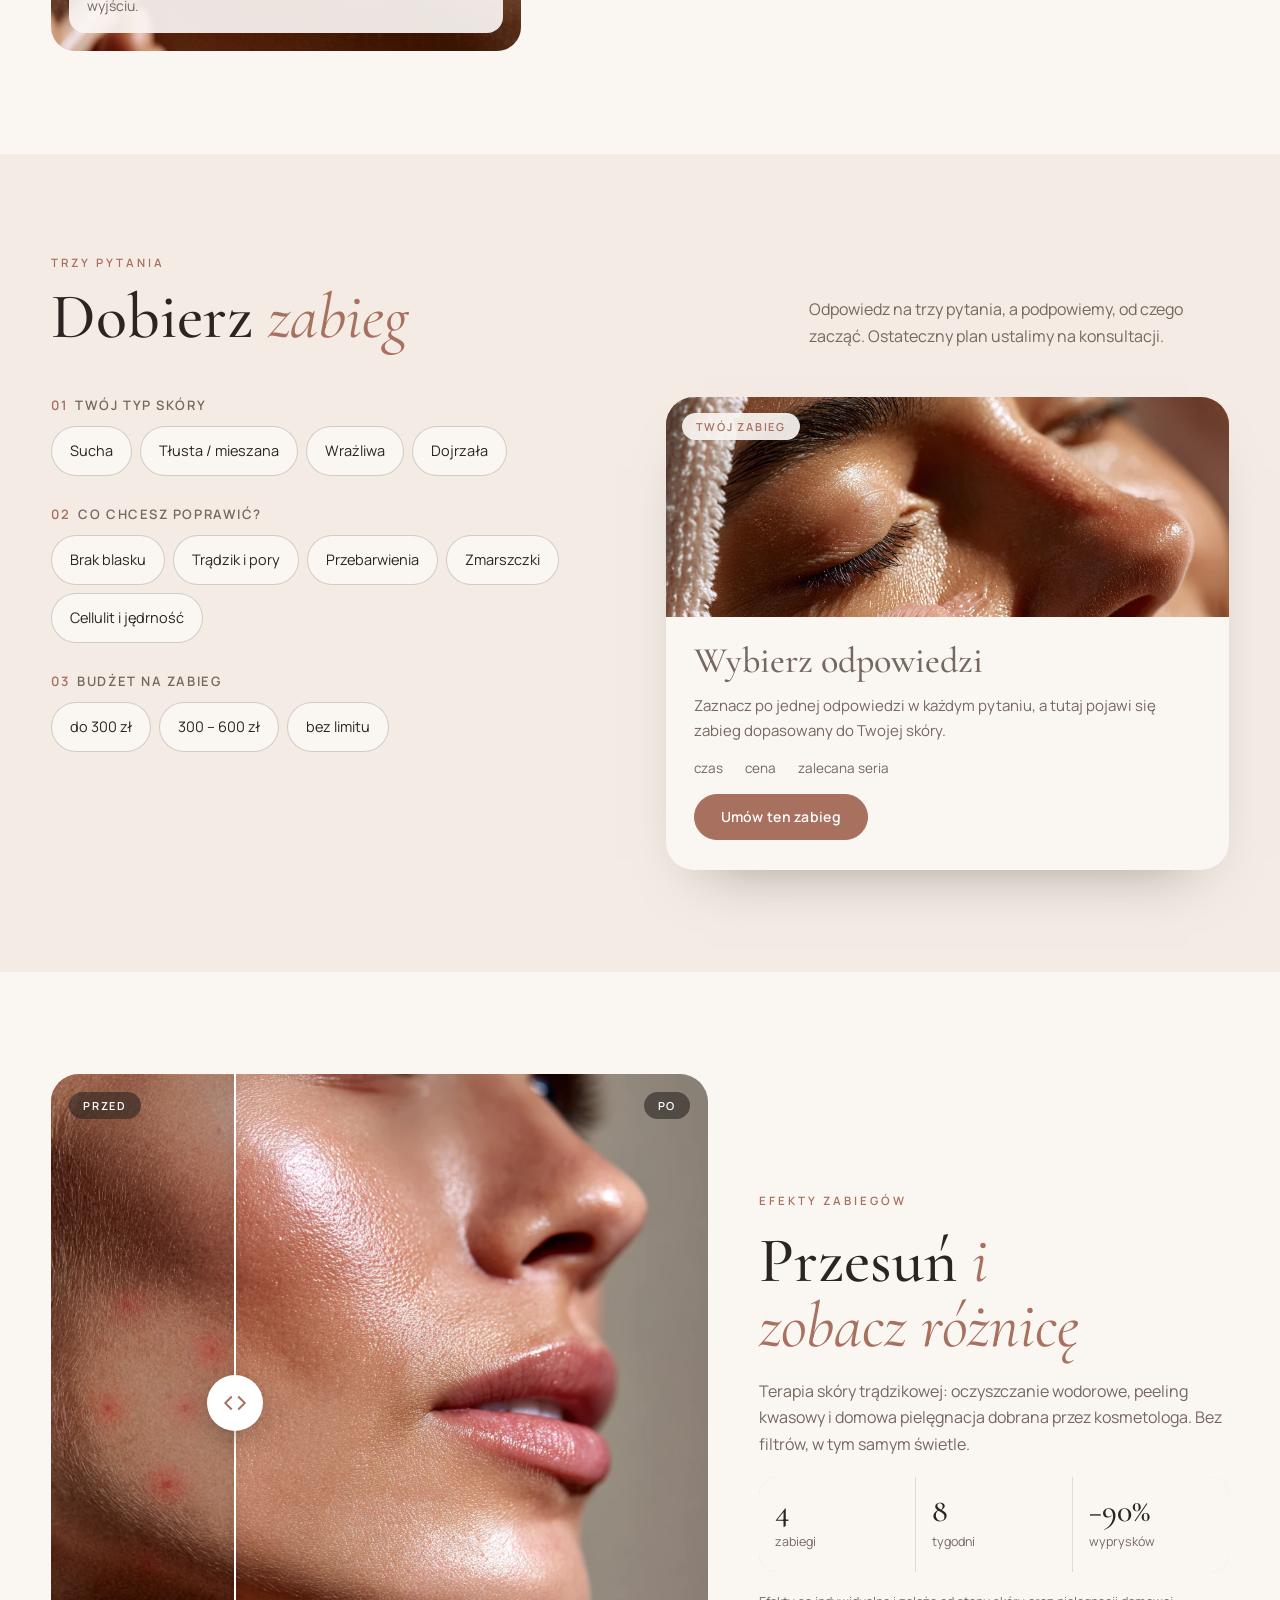
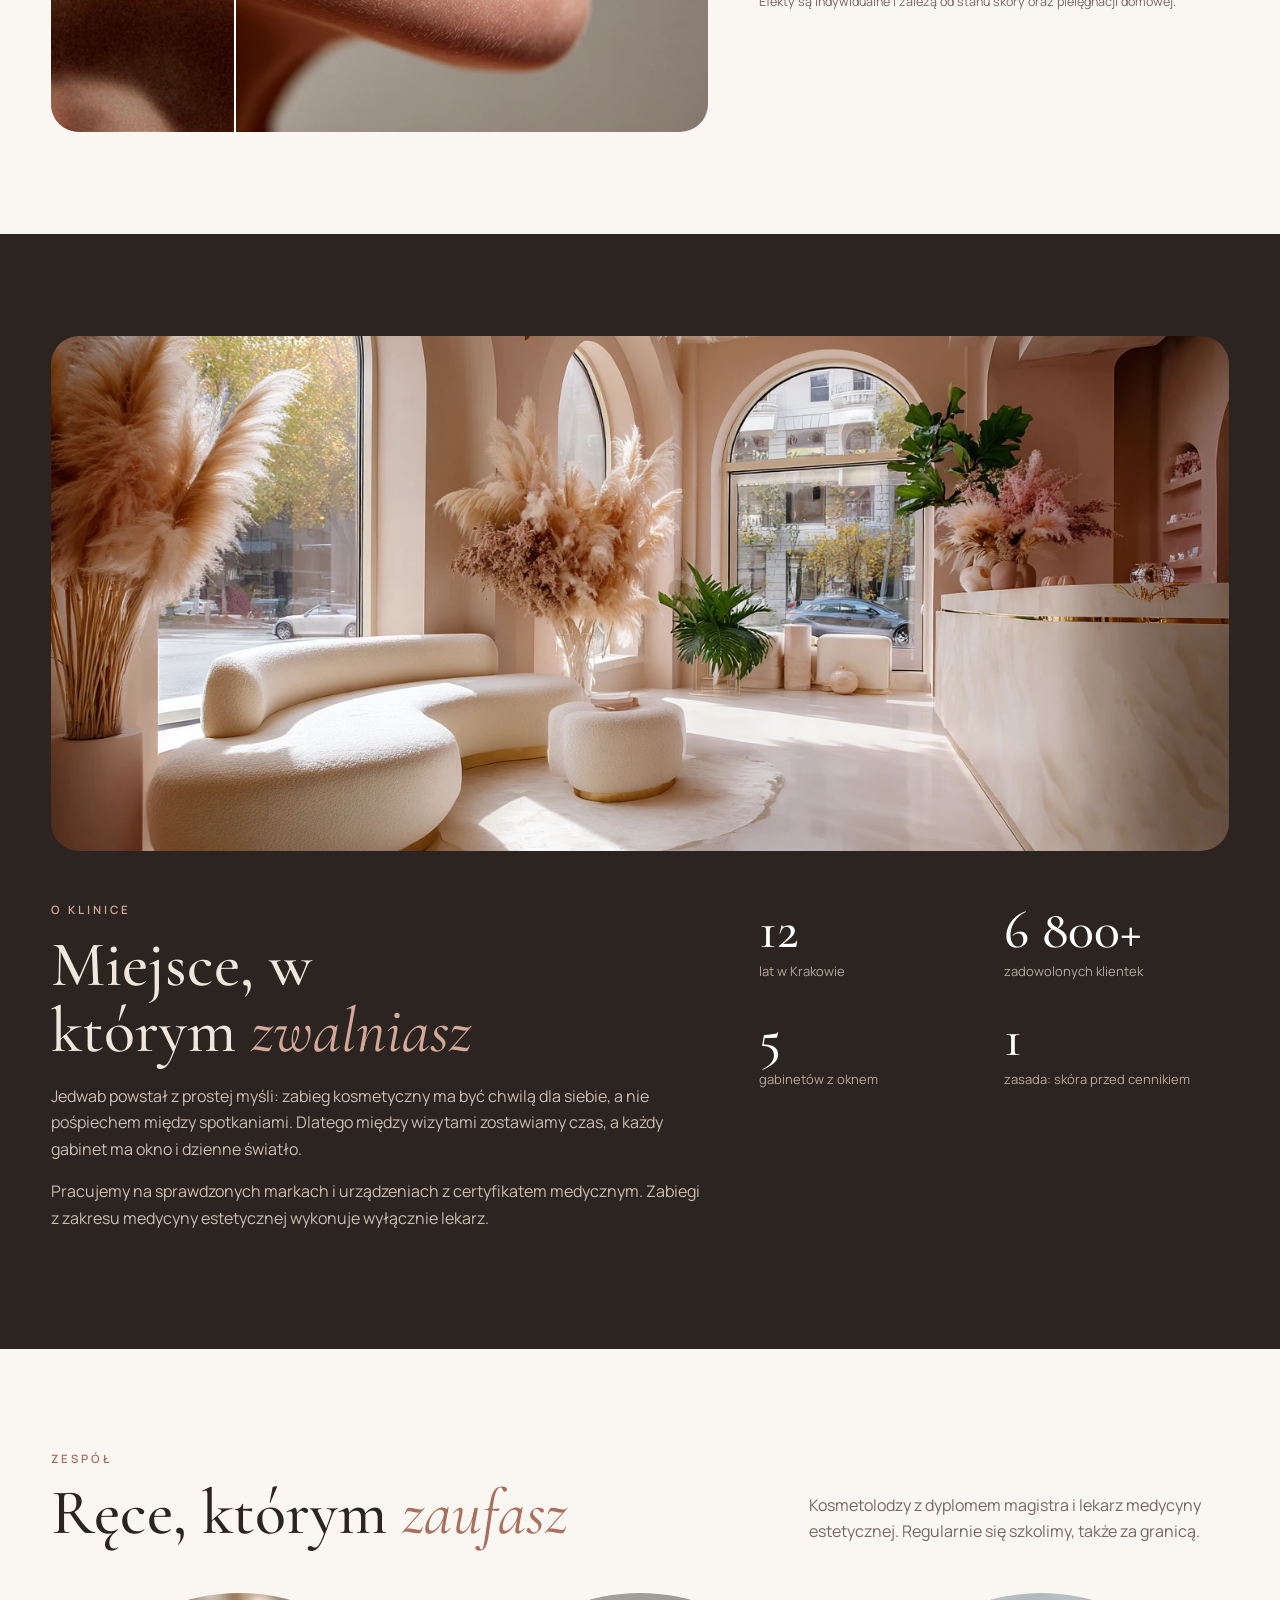
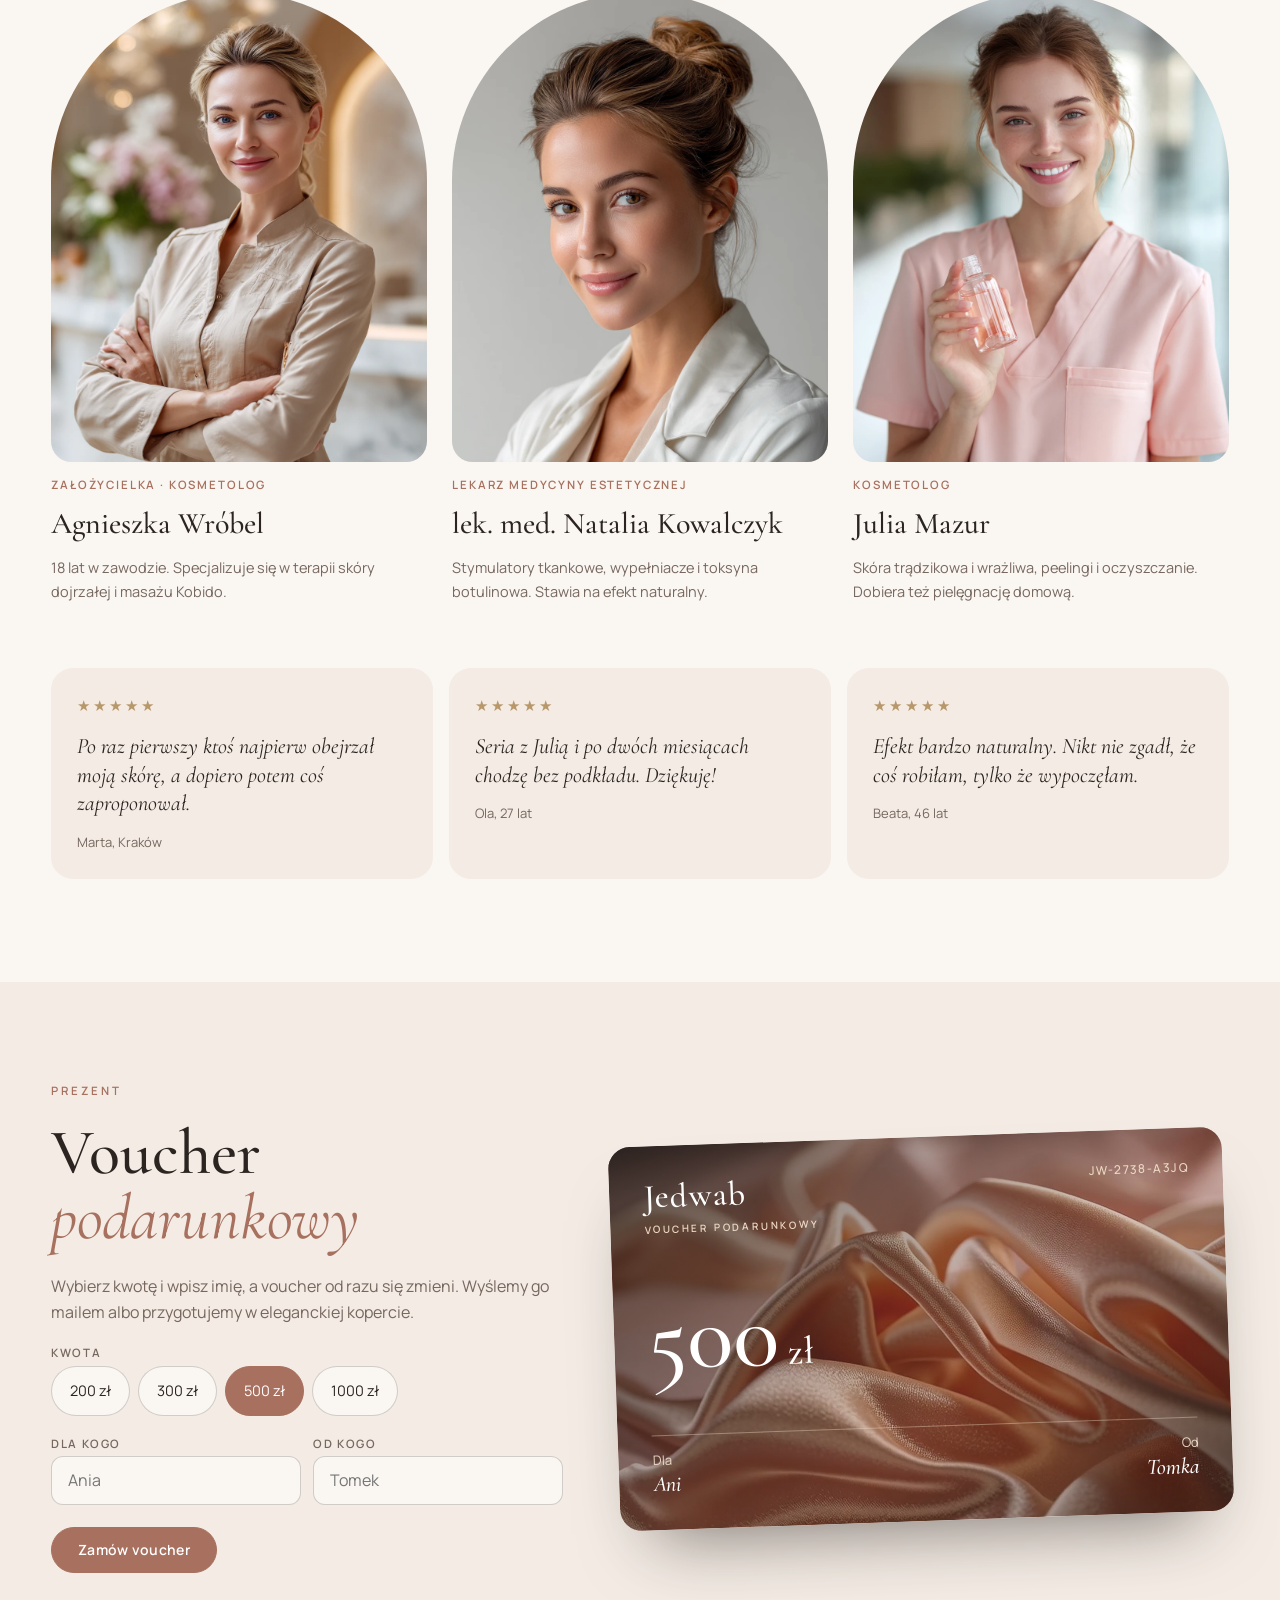
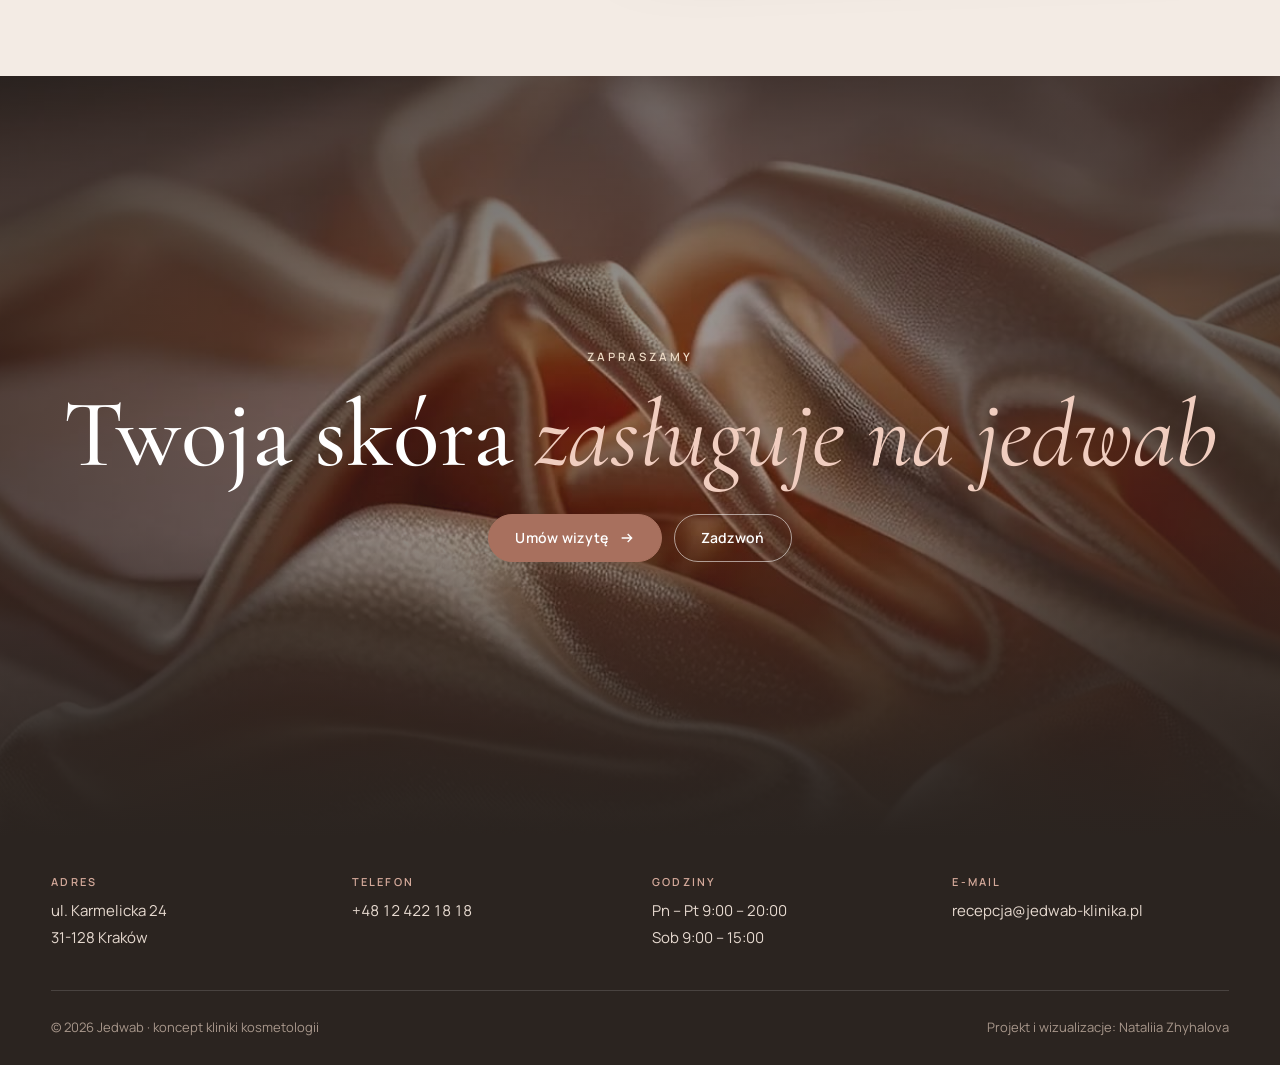
<file: jedwab/index.html>
<!doctype html>
<html lang="pl">
<head>
<meta charset="utf-8">
<meta name="viewport" content="width=device-width, initial-scale=1, viewport-fit=cover">
<title>Jedwab — klinika kosmetologii w Krakowie</title>
<meta name="claude:viewport-fit-sides" content="cover">
<meta name="description" content="Jedwab — klinika kosmetologii i medycyny estetycznej w Krakowie. Zabiegi na twarz i ciało, laser, dobór zabiegu online, vouchery. Projekt koncepcyjny.">
<link rel="preconnect" href="https://fonts.googleapis.com">
<link rel="preconnect" href="https://fonts.gstatic.com" crossorigin>
<link rel="stylesheet" href="https://fonts.googleapis.com/css2?family=Cormorant+Garamond:ital,wght@0,400;0,500;0,600;1,400;1,500&family=Manrope:wght@300;400;500;600;700&display=swap">
<style>
/* Ivory, champagne and powder rose: a quiet, tactile cosmetology clinic.
   Layout: split hero with face video → treatments by category → three-question treatment finder → before/after slider →
   clinic story → team → gift voucher builder → silk finale with contacts. */
:root {
  --ivory: #f3ebe4;
  --paper: #faf6f2;
  --blush: #d4a99a;
  --rose: #a8705e;
  --rose-deep: #8c5a4a;
  --espresso: #2b2420;
  --gold: #b8976a;
  --ink: #2b2420;
  --muted: #76675f;
  --line: rgba(43,36,32,.13);
  --display: "Cormorant Garamond", "Iowan Old Style", Georgia, serif;
  --body: "Manrope", "Avenir Next", "Segoe UI", Arial, sans-serif;
  --gutter: max(20px, 4vw);
  color-scheme: light;
}
* { box-sizing: border-box; }
html { scroll-behavior: smooth; background: var(--paper); }
body { margin: 0; background: var(--paper); color: var(--ink); font: 400 16px/1.65 var(--body); -webkit-font-smoothing: antialiased; overflow-x: hidden; }
body::before { content: ""; position: fixed; inset: 0 0 auto; height: env(safe-area-inset-top, 0px); z-index: 60; background: var(--espresso); }
img, video { max-width: 100%; display: block; }
a { color: inherit; text-decoration: none; }
button { font: inherit; color: inherit; }
:focus-visible { outline: 2px solid var(--rose); outline-offset: 3px; }
.wrap { width: 100%; max-width: 1280px; margin-inline: auto; padding-left: max(var(--gutter), env(safe-area-inset-left, 0px)); padding-right: max(var(--gutter), env(safe-area-inset-right, 0px)); }
.label { font: 600 11.5px/1.2 var(--body); letter-spacing: .26em; text-transform: uppercase; color: var(--rose); }
h1, h2, h3 { font-family: var(--display); font-weight: 500; margin: 0; line-height: 1.02; text-wrap: balance; }
h1 em, h2 em, h3 em { font-style: italic; font-weight: 400; color: var(--rose); }
.num { font-variant-numeric: tabular-nums lining-nums; }
section { scroll-margin-top: 70px; }

.btn { display: inline-flex; align-items: center; justify-content: center; gap: 10px; padding: 15px 26px; border-radius: 999px; border: 1.5px solid var(--ink); background: transparent; color: var(--ink); font: 600 14px/1 var(--body); letter-spacing: .02em; cursor: pointer; transition: background .25s ease, color .25s ease, border-color .25s ease, transform .25s ease; }
.btn:hover { transform: translateY(-1px); }
.btn--rose { background: var(--rose); border-color: var(--rose); color: #fff; }
.btn--rose:hover { background: var(--rose-deep); border-color: var(--rose-deep); }
.btn--light { border-color: rgba(255,255,255,.55); color: #fff; }
.btn--light:hover { background: #fff; color: var(--ink); }
.btn svg { width: 16px; height: 16px; }

/* demo strip + nav */
.demo { background: var(--espresso); color: #eadcd2; text-align: center; font: 500 11px/1.4 var(--body); letter-spacing: .16em; text-transform: uppercase; padding: 9px var(--gutter); }
.nav { position: sticky; top: env(safe-area-inset-top, 0px); z-index: 50; background: rgba(250,246,242,.9); backdrop-filter: blur(12px); -webkit-backdrop-filter: blur(12px); border-bottom: 1px solid var(--line); }
.nav .wrap { display: flex; align-items: center; justify-content: space-between; gap: 24px; padding-block: 14px; }
.logo { display: flex; align-items: center; gap: 12px; line-height: 1; }
.logo__mark { width: 40px; height: 40px; border-radius: 50%; border: 1.5px solid var(--gold); display: grid; place-items: center; color: var(--rose); font: italic 500 24px/1 var(--display); }
.logo b { display: block; font: 500 27px/1 var(--display); letter-spacing: .02em; }
.logo small { display: block; margin-top: 4px; font: 500 9.5px/1 var(--body); letter-spacing: .24em; text-transform: uppercase; color: var(--muted); }
.nav ul { display: flex; gap: 26px; list-style: none; margin: 0; padding: 0; font-size: 14px; font-weight: 500; }
.nav ul a { position: relative; padding-block: 6px; }
.nav ul a::after { content: ""; position: absolute; left: 0; right: 100%; bottom: 0; height: 1.5px; background: var(--rose); transition: right .3s ease; }
.nav ul a:hover::after { right: 0; }
.nav__cta { padding: 12px 20px; }
.menu-btn { display: none; width: 44px; height: 44px; border: 1px solid var(--line); border-radius: 50%; background: transparent; cursor: pointer; place-items: center; }
.menu-btn svg { width: 20px; height: 20px; }

/* hero */
.hero { padding-block: clamp(28px, 4vw, 56px) clamp(56px, 7vw, 96px); }
.hero .wrap { display: grid; grid-template-columns: 5fr 7fr; gap: clamp(28px, 4vw, 64px); align-items: center; }
.hero__text { display: grid; gap: 26px; }
.hero h1 { font-size: clamp(50px, 6.4vw, 96px); letter-spacing: -.01em; }
.hero p { margin: 0; max-width: 460px; font-size: 17px; color: var(--muted); }
.hero__btns { display: flex; flex-wrap: wrap; gap: 12px; }
.hero__stats { display: flex; gap: clamp(20px, 3vw, 40px); padding-top: 22px; border-top: 1px solid var(--line); }
.hero__stats b { display: block; font: 500 36px/1 var(--display); }
.hero__stats span { font-size: 12.5px; color: var(--muted); }
.hero__media { position: relative; border-radius: 220px 220px 28px 28px; overflow: hidden; aspect-ratio: 16 / 11; background: var(--ivory); box-shadow: 0 30px 60px -30px rgba(43,36,32,.45); }
.hero__media video { width: 100%; height: 100%; object-fit: cover; }
.hero__badge { position: absolute; left: 22px; bottom: 22px; display: flex; align-items: center; gap: 12px; padding: 12px 18px 12px 12px; border-radius: 999px; background: rgba(250,246,242,.9); backdrop-filter: blur(8px); -webkit-backdrop-filter: blur(8px); font-size: 13px; line-height: 1.3; }
.hero__badge i { width: 38px; height: 38px; border-radius: 50%; background: var(--blush); display: grid; place-items: center; color: #fff; font: italic 500 18px/1 var(--display); }
.hero__badge b { display: block; }

/* treatments */
.sec { padding-block: clamp(64px, 8vw, 120px); }
.sec__head { display: flex; justify-content: space-between; align-items: end; gap: 32px; flex-wrap: wrap; margin-bottom: clamp(28px, 4vw, 48px); }
.sec__head > div { display: grid; gap: 14px; }
.sec__head h2 { font-size: clamp(40px, 5vw, 68px); }
.sec__head p { margin: 0; max-width: 420px; color: var(--muted); }
.tabs { display: flex; gap: 8px; flex-wrap: wrap; margin-bottom: 28px; }
.tab { padding: 11px 20px; border-radius: 999px; border: 1px solid var(--line); background: transparent; font-size: 14px; font-weight: 500; cursor: pointer; transition: all .25s ease; }
.tab:hover { border-color: var(--rose); }
.tab[aria-selected="true"] { background: var(--espresso); border-color: var(--espresso); color: #fff; }
.zab { display: grid; grid-template-columns: 5fr 7fr; gap: clamp(24px, 4vw, 56px); align-items: start; }
.zab__img { border-radius: 24px; overflow: hidden; aspect-ratio: 4 / 5; background: var(--ivory); position: relative; }
.zab__img img { width: 100%; height: 100%; object-fit: cover; transition: opacity .4s ease, transform 1.2s ease; }
.zab__img.is-swap img { opacity: 0; transform: scale(1.03); }
.zab__img figcaption { position: absolute; left: 18px; right: 18px; bottom: 18px; padding: 16px 18px; border-radius: 16px; background: rgba(250,246,242,.92); font-size: 14px; color: var(--muted); }
.zab__img figcaption b { display: block; font: 500 26px/1.1 var(--display); color: var(--ink); margin-bottom: 4px; }
.zab__list { list-style: none; margin: 0; padding: 0; }
.zab__list li { display: grid; grid-template-columns: 1fr auto; gap: 6px 20px; padding: 22px 0; border-bottom: 1px solid var(--line); }
.zab__list li:first-child { border-top: 1px solid var(--line); }
.zab__list h3 { font-size: 27px; }
.zab__list .price { font: 500 26px/1 var(--display); white-space: nowrap; text-align: right; }
.zab__list .price small { font: 400 12px/1 var(--body); color: var(--muted); margin-right: 4px; }
.zab__list p { margin: 0; font-size: 14.5px; color: var(--muted); }
.zab__list .meta { display: flex; align-items: center; justify-content: end; gap: 14px; font-size: 13px; color: var(--muted); }
.zab__list .meta a { color: var(--rose); font-weight: 600; white-space: nowrap; }
.zab__list .meta a:hover { text-decoration: underline; }

/* finder */
.finder { background: var(--ivory); }
.finder__box { display: grid; grid-template-columns: 1fr 1fr; gap: clamp(24px, 4vw, 56px); align-items: stretch; }
.steps { display: grid; gap: 30px; align-content: start; }
.step h3 { font: 600 13px/1.3 var(--body); letter-spacing: .12em; text-transform: uppercase; color: var(--muted); margin-bottom: 12px; }
.step h3 span { color: var(--rose); margin-right: 8px; }
.opts { display: flex; flex-wrap: wrap; gap: 8px; }
.opt { padding: 12px 18px; border-radius: 999px; border: 1px solid rgba(43,36,32,.2); background: var(--paper); font-size: 14.5px; cursor: pointer; transition: all .2s ease; }
.opt:hover { border-color: var(--rose); }
.opt[aria-pressed="true"] { background: var(--rose); border-color: var(--rose); color: #fff; }
.result { border-radius: 28px; background: var(--paper); overflow: hidden; display: grid; grid-template-rows: 220px 1fr; box-shadow: 0 30px 60px -40px rgba(43,36,32,.5); }
.result__img { position: relative; background: var(--blush); }
.result__img img { width: 100%; height: 100%; object-fit: cover; object-position: center 35%; }
.result__img span { position: absolute; top: 16px; left: 16px; padding: 8px 14px; border-radius: 999px; background: rgba(250,246,242,.92); font: 600 11px/1 var(--body); letter-spacing: .16em; text-transform: uppercase; color: var(--rose); }
.result__body { padding: 26px 28px 30px; display: grid; gap: 14px; align-content: start; }
.result__body h3 { font-size: 36px; }
.result__body p { margin: 0; color: var(--muted); font-size: 15px; }
.result__row { display: flex; gap: 22px; font-size: 13.5px; color: var(--muted); }
.result__row b { display: block; font: 500 26px/1.1 var(--display); color: var(--ink); }
.result.is-empty .result__body h3 { color: var(--muted); }
.result.pop { animation: pop .5s ease; }
@keyframes pop { from { transform: translateY(8px); opacity: .5; } to { transform: none; opacity: 1; } }

/* before / after */
.ba { display: grid; grid-template-columns: 7fr 5fr; gap: clamp(24px, 4vw, 64px); align-items: center; }
.compare { position: relative; aspect-ratio: 1; border-radius: 28px; overflow: hidden; --x: 50%; user-select: none; -webkit-user-select: none; touch-action: pan-y; }
.compare img { position: absolute; inset: 0; width: 100%; height: 100%; object-fit: cover; pointer-events: none; }
.compare .before { clip-path: inset(0 calc(100% - var(--x)) 0 0); }
.compare .bar { position: absolute; top: 0; bottom: 0; left: var(--x); width: 2px; margin-left: -1px; background: #fff; box-shadow: 0 0 12px rgba(0,0,0,.25); pointer-events: none; }
.compare .knob { position: absolute; top: 50%; left: var(--x); width: 56px; height: 56px; margin: -28px 0 0 -28px; border-radius: 50%; background: #fff; display: grid; place-items: center; color: var(--rose); box-shadow: 0 8px 24px rgba(43,36,32,.3); pointer-events: none; }
.compare .knob svg { width: 26px; height: 26px; }
.compare .tag { position: absolute; top: 18px; padding: 8px 14px; border-radius: 999px; background: rgba(43,36,32,.6); color: #fff; font: 600 11px/1 var(--body); letter-spacing: .16em; text-transform: uppercase; pointer-events: none; }
.compare .tag--b { left: 18px; } .compare .tag--a { right: 18px; }
.compare input { position: absolute; inset: 0; width: 100%; height: 100%; opacity: 0; cursor: ew-resize; margin: 0; }
.ba__text { display: grid; gap: 20px; }
.ba__text h2 { font-size: clamp(40px, 5vw, 64px); }
.ba__text p { margin: 0; color: var(--muted); }
.facts { display: grid; grid-template-columns: repeat(3, 1fr); gap: 1px; background: var(--line); border-radius: 18px; overflow: hidden; }
.facts div { background: var(--paper); padding: 18px 16px; }
.facts b { display: block; font: 500 32px/1 var(--display); }
.facts span { font-size: 12.5px; color: var(--muted); }
.note { font-size: 12.5px !important; }

/* about */
.about { background: var(--espresso); color: #f1e6dd; }
.about__img { border-radius: 28px; overflow: hidden; aspect-ratio: 16 / 7; }
.about__img img { width: 100%; height: 100%; object-fit: cover; }
.about__grid { display: grid; grid-template-columns: 7fr 5fr; gap: clamp(24px, 4vw, 64px); margin-top: clamp(32px, 4vw, 56px); }
.about h2 { font-size: clamp(40px, 5vw, 64px); }
.about h2 em { color: var(--blush); }
.about .label { color: var(--blush); margin-bottom: 16px; display: block; }
.about p { margin: 0 0 16px; color: #cdbdb2; }
.about__nums { display: grid; grid-template-columns: 1fr 1fr; gap: 28px 20px; align-content: start; }
.about__nums b { display: block; font: 500 54px/1 var(--display); color: #fff; }
.about__nums span { font-size: 13px; color: #b9a89c; }

/* team */
.team { display: grid; grid-template-columns: repeat(3, 1fr); gap: clamp(16px, 2vw, 28px); }
.person { display: grid; gap: 16px; }
.person__img { border-radius: 200px 200px 22px 22px; overflow: hidden; aspect-ratio: 4 / 5; background: var(--ivory); }
.person__img img { width: 100%; height: 100%; object-fit: cover; transition: transform 1s ease; }
.person:hover .person__img img { transform: scale(1.04); }
.person h3 { font-size: 30px; }
.person .role { font: 600 11.5px/1.3 var(--body); letter-spacing: .16em; text-transform: uppercase; color: var(--rose); }
.person p { margin: 0; font-size: 14.5px; color: var(--muted); }

/* reviews */
.reviews { display: grid; grid-template-columns: repeat(3, 1fr); gap: 16px; margin-top: clamp(40px, 5vw, 72px); }
.review { padding: 26px; border-radius: 22px; background: var(--ivory); display: grid; gap: 14px; align-content: start; }
.review .stars { color: var(--gold); letter-spacing: 3px; font-size: 15px; }
.review q { font: italic 400 22px/1.3 var(--display); quotes: none; }
.review span { font-size: 13px; color: var(--muted); }

/* vouchers */
.voucher { background: var(--ivory); }
.voucher__box { display: grid; grid-template-columns: 5fr 6fr; gap: clamp(24px, 4vw, 64px); align-items: center; }
.vform { display: grid; gap: 22px; }
.vform h2 { font-size: clamp(40px, 5vw, 64px); }
.vform > p { margin: 0; color: var(--muted); }
.field { display: grid; gap: 7px; }
.field label { font: 600 11.5px/1 var(--body); letter-spacing: .14em; text-transform: uppercase; color: var(--muted); }
.field input, .field select { width: 100%; padding: 14px 16px; border-radius: 12px; border: 1px solid rgba(43,36,32,.2); background: var(--paper); font: 400 16px/1.2 var(--body); color: var(--ink); }
.field input:focus, .field select:focus { outline: none; border-color: var(--rose); }
.row2 { display: grid; grid-template-columns: 1fr 1fr; gap: 12px; }
.card { position: relative; aspect-ratio: 1.6; border-radius: 22px; overflow: hidden; color: #fff; padding: clamp(20px, 3vw, 34px); display: grid; grid-template-rows: auto 1fr auto; box-shadow: 0 40px 70px -35px rgba(43,36,32,.6); transform: rotate(-2deg); transition: transform .5s ease; }
.card:hover { transform: rotate(0); }
.card::before { content: ""; position: absolute; inset: 0; background: url(assets/final-end.jpg) center / cover; z-index: -2; }
.card::after { content: ""; position: absolute; inset: 0; background: linear-gradient(135deg, rgba(43,36,32,.72), rgba(140,90,74,.35) 60%, rgba(43,36,32,.6)); z-index: -1; }
.card { isolation: isolate; }
.card__top { display: flex; justify-content: space-between; align-items: start; }
.card__brand b { display: block; font: 500 34px/1 var(--display); letter-spacing: .04em; }
.card__brand small { font: 600 10px/1 var(--body); letter-spacing: .26em; text-transform: uppercase; color: #ecd9c4; }
.card__code { font: 500 12px/1 var(--body); letter-spacing: .12em; color: #ecd9c4; }
.card__amount { align-self: center; font: 500 clamp(56px, 8vw, 96px)/1 var(--display); }
.card__amount small { font-size: .4em; margin-left: 8px; }
.card__who { display: flex; justify-content: space-between; gap: 16px; font-size: 13px; color: #ecd9c4; border-top: 1px solid rgba(236,217,196,.4); padding-top: 14px; }
.card__who b { display: block; font: italic 500 22px/1.1 var(--display); color: #fff; }
.card__who div:last-child { text-align: right; }

/* finale */
.finale { position: relative; background: var(--espresso); color: #fff; overflow: hidden; }
.finale__media { position: relative; height: min(88vh, 760px); min-height: 520px; }
.finale__media video { position: absolute; inset: 0; width: 100%; height: 100%; object-fit: cover; }
.finale__media::after { content: ""; position: absolute; inset: 0; background: radial-gradient(ellipse at center, rgba(43,36,32,.35), rgba(43,36,32,.75) 75%), linear-gradient(to bottom, transparent 60%, var(--espresso)); }
.finale__center { position: absolute; inset: 0; z-index: 2; display: grid; place-content: center; justify-items: center; text-align: center; gap: 22px; padding: var(--gutter); }
.finale__center .label { color: #ecd9c4; }
.finale h2 { font-size: clamp(48px, 7.5vw, 112px); }
.finale h2 em { color: #f0cdbf; }
.finale__btns { display: flex; flex-wrap: wrap; justify-content: center; gap: 12px; margin-top: 8px; }
.info { display: grid; grid-template-columns: repeat(4, 1fr); gap: 24px; padding-block: 40px; border-bottom: 1px solid rgba(255,255,255,.14); }
.info small { display: block; font: 600 11px/1 var(--body); letter-spacing: .2em; text-transform: uppercase; color: var(--blush); margin-bottom: 10px; }
.info span { color: #e6d9cf; font-size: 15px; }
footer { display: flex; justify-content: space-between; flex-wrap: wrap; gap: 12px; padding-block: 26px calc(26px + env(safe-area-inset-bottom, 0px)); font-size: 13px; color: #a8978b; }

/* dialog */
.dialog { border: 0; padding: 0; border-radius: 26px; width: min(520px, calc(100vw - 32px)); max-height: calc(100dvh - 32px); background: var(--paper); color: var(--ink); box-shadow: 0 40px 80px rgba(0,0,0,.35); }
.dialog::backdrop { background: rgba(43,36,32,.55); backdrop-filter: blur(4px); -webkit-backdrop-filter: blur(4px); }
.book { position: relative; padding: 34px 30px 30px; display: grid; gap: 16px; }
.book h3 { font-size: 40px; }
.book > p { margin: -6px 0 0; color: var(--muted); font-size: 14.5px; }
.close { position: absolute; top: 16px; right: 16px; width: 40px; height: 40px; border-radius: 50%; border: 1px solid var(--line); background: transparent; cursor: pointer; display: grid; place-items: center; }
.close svg { width: 18px; height: 18px; }
.slots { display: flex; flex-wrap: wrap; gap: 8px; }
.slot { padding: 10px 14px; border-radius: 10px; border: 1px solid rgba(43,36,32,.2); background: var(--paper); font-size: 14px; cursor: pointer; }
.slot[aria-pressed="true"] { background: var(--espresso); border-color: var(--espresso); color: #fff; }
.slot:disabled { opacity: .35; text-decoration: line-through; cursor: not-allowed; }
.ok { margin: 0; padding: 14px 16px; border-radius: 12px; background: var(--ivory); font-size: 14px; }

@media (max-width: 1080px) {
  .nav ul { gap: 18px; font-size: 13.5px; }
}
@media (max-width: 960px) {
  .menu-btn { display: grid; }
  .nav__cta { display: none; }
  .nav ul { position: absolute; top: 100%; left: 0; right: 0; flex-direction: column; gap: 0; background: var(--paper); border-bottom: 1px solid var(--line); padding: 8px var(--gutter) 18px; display: none; font-size: 17px; }
  .nav ul a { display: block; padding: 12px 0; }
  .nav.is-open ul { display: flex; }
  .hero .wrap, .zab, .finder__box, .ba, .about__grid, .voucher__box { grid-template-columns: 1fr; }
  .hero__media { order: -1; border-radius: 160px 160px 24px 24px; }
  .zab__img { aspect-ratio: 16 / 10; }
  .team, .reviews { grid-template-columns: 1fr 1fr; }
  .info { grid-template-columns: 1fr 1fr; }
  .card { transform: none; }
}
@media (max-width: 600px) {
  .hero__media { aspect-ratio: 4 / 4.2; border-radius: 120px 120px 22px 22px; }
  .hero__badge { left: 12px; bottom: 12px; }
  .hero__stats b { font-size: 30px; }
  .team, .reviews { grid-template-columns: 1fr; }
  .zab__img { aspect-ratio: 4 / 4; }
  .zab__list li { grid-template-columns: 1fr; }
  .zab__list .price { text-align: left; }
  .zab__list .meta { justify-content: start; }
  .about__img { aspect-ratio: 4 / 3; }
  .facts b { font-size: 26px; }
  .row2 { grid-template-columns: 1fr; }
  .card { aspect-ratio: auto; min-height: 230px; gap: 18px; }
  .card__who b { font-size: 19px; }
  .info { grid-template-columns: 1fr; }
  .finale__media { height: 78vh; }
}
@media (prefers-reduced-motion: reduce) {
  *, *::before, *::after { transition: none !important; animation: none !important; }
}
</style>
</head>
<body>
<div class="demo">Projekt koncepcyjny · strona demonstracyjna</div>
<header class="nav" id="nav">
  <div class="wrap">
    <a class="logo" href="#top" aria-label="Jedwab — strona główna">
      <span class="logo__mark">J</span>
      <span><b>Jedwab</b><small>Klinika Kosmetologii</small></span>
    </a>
    <ul id="menu">
      <li><a href="#zabiegi">Zabiegi</a></li>
      <li><a href="#dobierz">Dobierz zabieg</a></li>
      <li><a href="#efekty">Efekty</a></li>
      <li><a href="#zespol">Zespół</a></li>
      <li><a href="#vouchery">Vouchery</a></li>
      <li><a href="#kontakt">Kontakt</a></li>
    </ul>
    <a class="btn btn--rose nav__cta" href="#book">Umów wizytę</a>
    <button class="menu-btn" id="menuBtn" type="button" aria-label="Menu" aria-expanded="false"><svg viewBox="0 0 24 24" fill="none" stroke="currentColor" stroke-width="1.6"><path d="M4 8h16M4 16h16"/></svg></button>
  </div>
</header>

<main id="top">
  <section class="hero">
    <div class="wrap">
      <div class="hero__text">
        <div class="label">Kosmetologia · Medycyna estetyczna · Kraków</div>
        <h1>Skóra miękka <em>jak jedwab</em></h1>
        <p>Zabiegi dobrane do Twojej skóry, nie do cennika. Spokojna klinika na Karmelickiej, w której najpierw słuchamy, a potem działamy.</p>
        <div class="hero__btns">
          <a class="btn btn--rose" href="#book">Umów wizytę
            <svg viewBox="0 0 24 24" fill="none" stroke="currentColor" stroke-width="2"><path d="M4 12h15M13 6l6 6-6 6"/></svg></a>
          <a class="btn" href="#dobierz">Dobierz zabieg</a>
        </div>
        <div class="hero__stats">
          <div><b class="num">4,9</b><span>ocena w Google</span></div>
          <div><b class="num">12</b><span>lat doświadczenia</span></div>
          <div><b class="num">40+</b><span>zabiegów w ofercie</span></div>
        </div>
      </div>
      <div class="hero__media">
        <video src="assets/hero.mp4" poster="assets/hero.jpg" autoplay muted loop playsinline aria-label="Zbliżenie promiennej skóry twarzy"></video>
        <div class="hero__badge"><i>✦</i><span><b>Pierwsza konsultacja</b>gratis przy zabiegu</span></div>
      </div>
    </div>
  </section>

  <section class="sec" id="zabiegi">
    <div class="wrap">
      <div class="sec__head">
        <div><div class="label">Cennik</div><h2>Zabiegi <em>i ceny</em></h2></div>
        <p>Każdy zabieg zaczynamy od krótkiej diagnostyki skóry. Ceny są ostateczne, bez ukrytych dopłat.</p>
      </div>
      <div class="tabs" id="tabs" role="tablist"></div>
      <div class="zab">
        <figure class="zab__img" id="zabImg" style="margin:0"><img id="zabPic" src="assets/z-twarz.webp" alt=""><figcaption id="zabCap"></figcaption></figure>
        <ul class="zab__list" id="zabList"></ul>
      </div>
    </div>
  </section>

  <section class="sec finder" id="dobierz">
    <div class="wrap">
      <div class="sec__head">
        <div><div class="label">Trzy pytania</div><h2>Dobierz <em>zabieg</em></h2></div>
        <p>Odpowiedz na trzy pytania, a podpowiemy, od czego zacząć. Ostateczny plan ustalimy na konsultacji.</p>
      </div>
      <div class="finder__box">
        <div class="steps">
          <div class="step"><h3><span>01</span>Twój typ skóry</h3><div class="opts" data-q="skin"></div></div>
          <div class="step"><h3><span>02</span>Co chcesz poprawić?</h3><div class="opts" data-q="goal"></div></div>
          <div class="step"><h3><span>03</span>Budżet na zabieg</h3><div class="opts" data-q="budget"></div></div>
        </div>
        <article class="result is-empty" id="result" aria-live="polite">
          <div class="result__img"><img id="rImg" src="assets/z-twarz.webp" alt=""><span id="rCat">Twój zabieg</span></div>
          <div class="result__body">
            <h3 id="rName">Wybierz odpowiedzi</h3>
            <p id="rWhy">Zaznacz po jednej odpowiedzi w każdym pytaniu, a tutaj pojawi się zabieg dopasowany do Twojej skóry.</p>
            <div class="result__row" id="rRow" hidden><div><b id="rTime"></b>czas</div><div><b id="rPrice"></b>cena</div><div><b id="rSessions"></b>zalecana seria</div></div>
            <div><a class="btn btn--rose" id="rBook" href="#book" hidden>Umów ten zabieg</a></div>
          </div>
        </article>
      </div>
    </div>
  </section>

  <section class="sec" id="efekty">
    <div class="wrap ba">
      <div class="compare" id="compare">
        <img src="assets/ba-after.webp" alt="Skóra po serii zabiegów: gładka i równomierna">
        <img class="before" src="assets/ba-before.webp" alt="Skóra przed zabiegami: zaczerwienienia i wypryski">
        <span class="tag tag--b">Przed</span><span class="tag tag--a">Po</span>
        <span class="bar"></span>
        <span class="knob"><svg viewBox="0 0 24 24" fill="none" stroke="currentColor" stroke-width="1.8"><path d="M9 6l-6 6 6 6M15 6l6 6-6 6"/></svg></span>
        <input type="range" min="0" max="100" value="50" id="baRange" aria-label="Porównaj: przed i po">
      </div>
      <div class="ba__text">
        <div class="label">Efekty zabiegów</div>
        <h2>Przesuń <em>i zobacz różnicę</em></h2>
        <p>Terapia skóry trądzikowej: oczyszczanie wodorowe, peeling kwasowy i domowa pielęgnacja dobrana przez kosmetologa. Bez filtrów, w tym samym świetle.</p>
        <div class="facts">
          <div><b class="num">4</b><span>zabiegi</span></div>
          <div><b class="num">8</b><span>tygodni</span></div>
          <div><b class="num">−90%</b><span>wyprysków</span></div>
        </div>
        <p class="note">Efekty są indywidualne i zależą od stanu skóry oraz pielęgnacji domowej.</p>
      </div>
    </div>
  </section>

  <section class="sec about">
    <div class="wrap">
      <div class="about__img"><img src="assets/wnetrze.webp" alt="Recepcja kliniki Jedwab: kremowa sofa, łukowe okna i pampasowe trawy" loading="lazy"></div>
      <div class="about__grid">
        <div>
          <span class="label">O klinice</span>
          <h2>Miejsce, w którym <em>zwalniasz</em></h2>
          <p style="margin-top:20px">Jedwab powstał z prostej myśli: zabieg kosmetyczny ma być chwilą dla siebie, a nie pośpiechem między spotkaniami. Dlatego między wizytami zostawiamy czas, a każdy gabinet ma okno i dzienne światło.</p>
          <p>Pracujemy na sprawdzonych markach i urządzeniach z certyfikatem medycznym. Zabiegi z zakresu medycyny estetycznej wykonuje wyłącznie lekarz.</p>
        </div>
        <div class="about__nums">
          <div><b class="num">12</b><span>lat w Krakowie</span></div>
          <div><b class="num">6 800+</b><span>zadowolonych klientek</span></div>
          <div><b class="num">5</b><span>gabinetów z oknem</span></div>
          <div><b class="num">1</b><span>zasada: skóra przed cennikiem</span></div>
        </div>
      </div>
    </div>
  </section>

  <section class="sec" id="zespol">
    <div class="wrap">
      <div class="sec__head">
        <div><div class="label">Zespół</div><h2>Ręce, którym <em>zaufasz</em></h2></div>
        <p>Kosmetolodzy z dyplomem magistra i lekarz medycyny estetycznej. Regularnie się szkolimy, także za granicą.</p>
      </div>
      <div class="team">
        <article class="person">
          <div class="person__img"><img src="assets/sp-1.webp" alt="Agnieszka Wróbel" loading="lazy"></div>
          <div class="role">Założycielka · kosmetolog</div>
          <h3>Agnieszka Wróbel</h3>
          <p>18 lat w zawodzie. Specjalizuje się w terapii skóry dojrzałej i masażu Kobido.</p>
        </article>
        <article class="person">
          <div class="person__img"><img src="assets/sp-2.webp" alt="lek. med. Natalia Kowalczyk" loading="lazy"></div>
          <div class="role">Lekarz medycyny estetycznej</div>
          <h3>lek. med. Natalia Kowalczyk</h3>
          <p>Stymulatory tkankowe, wypełniacze i toksyna botulinowa. Stawia na efekt naturalny.</p>
        </article>
        <article class="person">
          <div class="person__img"><img src="assets/sp-3.webp" alt="Julia Mazur" loading="lazy"></div>
          <div class="role">Kosmetolog</div>
          <h3>Julia Mazur</h3>
          <p>Skóra trądzikowa i wrażliwa, peelingi i oczyszczanie. Dobiera też pielęgnację domową.</p>
        </article>
      </div>
      <div class="reviews">
        <div class="review"><div class="stars">★★★★★</div><q>Po raz pierwszy ktoś najpierw obejrzał moją skórę, a dopiero potem coś zaproponował.</q><span>Marta, Kraków</span></div>
        <div class="review"><div class="stars">★★★★★</div><q>Seria z Julią i po dwóch miesiącach chodzę bez podkładu. Dziękuję!</q><span>Ola, 27 lat</span></div>
        <div class="review"><div class="stars">★★★★★</div><q>Efekt bardzo naturalny. Nikt nie zgadł, że coś robiłam, tylko że wypoczęłam.</q><span>Beata, 46 lat</span></div>
      </div>
    </div>
  </section>

  <section class="sec voucher" id="vouchery">
    <div class="wrap voucher__box">
      <div class="vform">
        <div class="label">Prezent</div>
        <h2>Voucher <em>podarunkowy</em></h2>
        <p>Wybierz kwotę i wpisz imię, a voucher od razu się zmieni. Wyślemy go mailem albo przygotujemy w eleganckiej kopercie.</p>
        <div class="field"><label>Kwota</label><div class="opts" id="vAmounts"></div></div>
        <div class="row2">
          <div class="field"><label for="vFor">Dla kogo</label><input id="vFor" maxlength="22" placeholder="Ania" autocomplete="off"></div>
          <div class="field"><label for="vFrom">Od kogo</label><input id="vFrom" maxlength="22" placeholder="Tomek" autocomplete="off"></div>
        </div>
        <div><a class="btn btn--rose" href="#book" id="vBuy">Zamów voucher</a></div>
      </div>
      <div class="card" id="vCard">
        <div class="card__top"><div class="card__brand"><b>Jedwab</b><small>Voucher podarunkowy</small></div><div class="card__code num" id="vCode"></div></div>
        <div class="card__amount num" id="vAmount">500<small>zł</small></div>
        <div class="card__who"><div>Dla<b id="vForOut">Ani</b></div><div>Od<b id="vFromOut">Tomka</b></div></div>
      </div>
    </div>
  </section>

  <section class="finale" id="kontakt">
    <div class="finale__media">
      <video id="finalVideo" src="assets/final.mp4" poster="assets/final-end.jpg" muted playsinline preload="metadata" aria-label="Jedwab w zwolnionym tempie"></video>
      <div class="finale__center">
        <div class="label">Zapraszamy</div>
        <h2>Twoja skóra <em>zasługuje na jedwab</em></h2>
        <div class="finale__btns">
          <a class="btn btn--rose" href="#book">Umów wizytę
            <svg viewBox="0 0 24 24" fill="none" stroke="currentColor" stroke-width="2"><path d="M4 12h15M13 6l6 6-6 6"/></svg></a>
          <a class="btn btn--light" href="tel:+48124221818">Zadzwoń</a>
        </div>
      </div>
    </div>
    <div class="wrap">
      <div class="info">
        <div><small>Adres</small><span>ul. Karmelicka 24<br>31-128 Kraków</span></div>
        <div><small>Telefon</small><span class="num">+48 12 422 18 18</span></div>
        <div><small>Godziny</small><span>Pn – Pt 9:00 – 20:00<br>Sob 9:00 – 15:00</span></div>
        <div><small>E-mail</small><span>recepcja@jedwab-klinika.pl</span></div>
      </div>
      <footer>
        <span>© 2026 Jedwab · koncept kliniki kosmetologii</span>
        <span>Projekt i wizualizacje: Nataliia Zhyhalova</span>
      </footer>
    </div>
  </section>
</main>

<dialog class="dialog" id="bookDialog" aria-label="Umów wizytę">
  <form class="book" id="bookForm" novalidate>
    <button class="close" type="button" id="bookClose" aria-label="Zamknij"><svg viewBox="0 0 24 24" fill="none" stroke="currentColor" stroke-width="1.6"><path d="M6 6l12 12M18 6L6 18"/></svg></button>
    <h3>Umów <em>wizytę</em></h3>
    <p>Wybierz zabieg i godzinę. Recepcja potwierdzi termin SMS-em.</p>
    <div class="row2">
      <div class="field"><label for="f-name">Imię</label><input id="f-name" autocomplete="given-name" placeholder="Anna" required></div>
      <div class="field"><label for="f-phone">Telefon</label><input id="f-phone" type="tel" autocomplete="tel" placeholder="+48 600 000 000" required></div>
    </div>
    <div class="field"><label for="f-pick">Zabieg</label><select id="f-pick"></select></div>
    <div class="field"><label for="f-date">Dzień</label><input id="f-date" type="date"></div>
    <div class="field"><label>Godzina</label><div class="slots" id="slots"></div></div>
    <button class="btn btn--rose" type="submit">Zarezerwuj</button>
    <p class="ok" id="bookOk" hidden>Dziękujemy! To strona demonstracyjna, więc rezerwacja nie została wysłana.</p>
  </form>
</dialog>

<script>
(function () {
  var cats = [
    { id: 'twarz', name: 'Twarz', img: 'assets/z-twarz.webp', cap: 'Pielęgnacja twarzy', capText: 'Oczyszczanie, nawilżenie i blask. Bez czerwonej twarzy po wyjściu.' },
    { id: 'cialo', name: 'Ciało', img: 'assets/z-cialo.webp', cap: 'Ciało', capText: 'Modelowanie, ujędrnienie i głęboki relaks w ciepłym gabinecie.' },
    { id: 'laser', name: 'Laser', img: 'assets/z-laser.webp', cap: 'Laser i IPL', capText: 'Przebarwienia, blizny i depilacja na urządzeniach medycznych.' },
    { id: 'med', name: 'Medycyna estetyczna', img: 'assets/z-medycyna.webp', cap: 'Medycyna estetyczna', capText: 'Wyłącznie lekarz i wyłącznie naturalny efekt.' }
  ];
  var zab = [
    { id: 'wodorowe', cat: 'twarz', name: 'Oczyszczanie wodorowe', time: '60 min', price: 280, sessions: '4 zabiegi', desc: 'Głębokie oczyszczenie porów, peeling i maska dobrana do skóry.' },
    { id: 'kwasy', cat: 'twarz', name: 'Peeling kwasowy', time: '45 min', price: 250, sessions: '4–6 zabiegów', desc: 'Kwasy migdałowy i azelainowy: wygładzają, rozjaśniają, działają przeciwtrądzikowo.' },
    { id: 'mezo', cat: 'twarz', name: 'Mezoterapia mikroigłowa', time: '60 min', price: 450, sessions: '3 zabiegi', desc: 'Pobudza kolagen, zmniejsza pory i drobne zmarszczki.' },
    { id: 'kobido', cat: 'twarz', name: 'Masaż Kobido', time: '75 min', price: 320, sessions: '5 zabiegów', desc: 'Japoński lifting manualny: owal twarzy, napięcie i spokój.' },
    { id: 'lpg', cat: 'cialo', name: 'Endermologia LPG', time: '40 min', price: 220, sessions: '10 zabiegów', desc: 'Wygładza cellulit, poprawia krążenie i jędrność skóry.' },
    { id: 'modelujacy', cat: 'cialo', name: 'Masaż modelujący', time: '60 min', price: 260, sessions: '6 zabiegów', desc: 'Ręczne modelowanie sylwetki z olejem z pestek moreli.' },
    { id: 'rf', cat: 'cialo', name: 'Ujędrnianie falą RF', time: '50 min', price: 380, sessions: '6 zabiegów', desc: 'Fale radiowe napinają skórę brzucha, ud i ramion.' },
    { id: 'depilacja', cat: 'laser', name: 'Depilacja laserowa · pachy', time: '20 min', price: 190, from: true, sessions: '6–8 zabiegów', desc: 'Laser diodowy, bezpieczny także latem przy jasnej skórze.' },
    { id: 'ipl', cat: 'laser', name: 'Usuwanie przebarwień IPL', time: '45 min', price: 520, sessions: '3 zabiegi', desc: 'Plamy słoneczne i naczynka znikają z każdą sesją.' },
    { id: 'frakcyjny', cat: 'laser', name: 'Laser frakcyjny', time: '60 min', price: 890, sessions: '3 zabiegi', desc: 'Blizny potrądzikowe, rozszerzone pory i głęboka odnowa skóry.' },
    { id: 'konsultacja', cat: 'med', name: 'Konsultacja lekarska', time: '30 min', price: 150, sessions: 'jednorazowo', desc: 'Odliczamy ją od ceny zabiegu wykonanego w ciągu 30 dni.' },
    { id: 'stymulator', cat: 'med', name: 'Stymulator tkankowy', time: '30 min', price: 1100, sessions: '2 zabiegi', desc: 'Nawilżenie i blask od środka, bez zmiany rysów twarzy.' },
    { id: 'usta', cat: 'med', name: 'Usta · kwas hialuronowy', time: '45 min', price: 1200, sessions: 'jednorazowo', desc: 'Delikatne podkreślenie konturu i nawilżenie, nigdy przesada.' },
    { id: 'botoks', cat: 'med', name: 'Toksyna botulinowa · 3 okolice', time: '30 min', price: 1300, sessions: 'co 4–6 mies.', desc: 'Lwia zmarszczka, czoło i kurze łapki. Twarz zostaje Twoja.' }
  ];
  var byId = {}; zab.forEach(function (z) { byId[z.id] = z; });
  var catById = {}; cats.forEach(function (c) { catById[c.id] = c; });
  var zl = function (n) { return n.toLocaleString('pl-PL').replace(/,/g, ' ') + ' zł'; };

  // Treatments: tabs swap the photo and the price list.
  var tabs = document.getElementById('tabs'), list = document.getElementById('zabList'), pic = document.getElementById('zabPic'), box = document.getElementById('zabImg');
  function showCat(id) {
    var c = catById[id];
    tabs.querySelectorAll('.tab').forEach(function (t) { t.setAttribute('aria-selected', t.dataset.id === id); });
    box.classList.add('is-swap');
    setTimeout(function () { pic.src = c.img; pic.alt = c.cap; box.classList.remove('is-swap'); }, 220);
    document.getElementById('zabCap').innerHTML = '<b>' + c.cap + '</b>' + c.capText;
    list.innerHTML = zab.filter(function (z) { return z.cat === id; }).map(function (z) {
      return '<li><h3>' + z.name + '</h3><div class="price num">' + (z.from ? '<small>od</small>' : '') + zl(z.price) + '</div>' +
        '<p>' + z.desc + '</p><div class="meta"><span>' + z.time + '</span><a href="#book" data-pick="' + z.id + '">Umów →</a></div></li>';
    }).join('');
  }
  cats.forEach(function (c) {
    var b = document.createElement('button'); b.type = 'button'; b.className = 'tab'; b.setAttribute('role', 'tab'); b.dataset.id = c.id; b.textContent = c.name;
    b.addEventListener('click', function () { showCat(c.id); });
    tabs.appendChild(b);
  });
  showCat('twarz');

  // Treatment finder: goal decides the family, budget picks the step within it, sensitive skin avoids the strongest options.
  var Q = {
    skin: [['sucha', 'Sucha'], ['tlusta', 'Tłusta / mieszana'], ['wrazliwa', 'Wrażliwa'], ['dojrzala', 'Dojrzała']],
    goal: [['blask', 'Brak blasku'], ['tradzik', 'Trądzik i pory'], ['przebarwienia', 'Przebarwienia'], ['zmarszczki', 'Zmarszczki'], ['cialo', 'Cellulit i jędrność']],
    budget: [['low', 'do 300 zł'], ['mid', '300 – 600 zł'], ['high', 'bez limitu']]
  };
  var plan = {
    blask: { low: 'wodorowe', mid: 'mezo', high: 'stymulator' },
    tradzik: { low: 'kwasy', mid: 'wodorowe', high: 'frakcyjny' },
    przebarwienia: { low: 'kwasy', mid: 'ipl', high: 'frakcyjny' },
    zmarszczki: { low: 'kobido', mid: 'mezo', high: 'botoks' },
    cialo: { low: 'lpg', mid: 'rf', high: 'rf' }
  };
  var why = {
    wodorowe: 'Odblokuje pory i przywróci skórze świeżość już po pierwszej wizycie.',
    kwasy: 'Łagodnie złuszcza, wyrównuje koloryt i uspokaja wypryski.',
    mezo: 'Pobudzi skórę do produkcji kolagenu: będzie gęstsza, gładsza i promienna.',
    kobido: 'Naturalny lifting bez igieł: rozluźnia mięśnie i wygładza rysy.',
    lpg: 'Najlepszy start przy cellulicie: wygładza i poprawia krążenie.',
    rf: 'Fale radiowe napinają skórę i modelują sylwetkę.',
    ipl: 'Celuje w plamy pigmentowe, nie naruszając zdrowej skóry.',
    frakcyjny: 'Najmocniejsza odnowa: wygładza blizny i ujednolica strukturę skóry.',
    stymulator: 'Nawilża skórę od środka, efekt „wyspanej twarzy” bez zmiany rysów.',
    botoks: 'Wygładza zmarszczki mimiczne, zostawiając naturalną ekspresję.'
  };
  var ans = {};
  Object.keys(Q).forEach(function (k) {
    var wrap = document.querySelector('.opts[data-q="' + k + '"]');
    Q[k].forEach(function (o) {
      var b = document.createElement('button'); b.type = 'button'; b.className = 'opt'; b.textContent = o[1]; b.dataset.v = o[0]; b.setAttribute('aria-pressed', 'false');
      b.addEventListener('click', function () {
        ans[k] = o[0];
        wrap.querySelectorAll('.opt').forEach(function (x) { x.setAttribute('aria-pressed', x === b); });
        recommend();
      });
      wrap.appendChild(b);
    });
  });
  function recommend() {
    if (!ans.skin || !ans.goal || !ans.budget) return;
    var id = plan[ans.goal][ans.budget];
    if (ans.skin === 'wrazliwa' && (id === 'kwasy' || id === 'frakcyjny')) id = id === 'kwasy' ? 'wodorowe' : 'ipl';
    if (ans.skin === 'dojrzala' && ans.goal === 'blask' && ans.budget === 'low') id = 'kobido';
    var z = byId[id], c = catById[z.cat], r = document.getElementById('result');
    r.classList.remove('is-empty', 'pop'); void r.offsetWidth; r.classList.add('pop');
    document.getElementById('rImg').src = c.img; document.getElementById('rImg').alt = z.name;
    document.getElementById('rCat').textContent = 'Polecamy · ' + c.name;
    document.getElementById('rName').textContent = z.name;
    document.getElementById('rWhy').textContent = why[id];
    document.getElementById('rTime').textContent = z.time;
    document.getElementById('rPrice').textContent = (z.from ? 'od ' : '') + zl(z.price);
    document.getElementById('rSessions').textContent = z.sessions;
    document.getElementById('rRow').hidden = false;
    var bk = document.getElementById('rBook'); bk.hidden = false; bk.dataset.pick = id;
  }

  // Before/after: the range input sits over the photo, so drag, tap and keyboard all work.
  var cmp = document.getElementById('compare'), range = document.getElementById('baRange');
  function setX(v) { cmp.style.setProperty('--x', v + '%'); }
  range.addEventListener('input', function () { setX(range.value); hinted = true; });
  var hinted = false;
  if (!window.matchMedia('(prefers-reduced-motion: reduce)').matches && 'IntersectionObserver' in window) {
    var io = new IntersectionObserver(function (en) {
      if (!en[0].isIntersecting || hinted) return;
      hinted = true; io.disconnect();
      var keys = [[0, 50], [900, 22], [2000, 80], [2900, 50]], t0 = performance.now();
      (function f(now) {
        var t = now - t0, i = 0;
        while (i < keys.length - 2 && t > keys[i + 1][0]) i++;
        var a = keys[i], b = keys[i + 1], k = Math.min(1, Math.max(0, (t - a[0]) / (b[0] - a[0])));
        k = k < .5 ? 2 * k * k : 1 - Math.pow(-2 * k + 2, 2) / 2;
        var v = a[1] + (b[1] - a[1]) * k; setX(v); range.value = v;
        if (t < keys[keys.length - 1][0]) requestAnimationFrame(f);
      })(t0);
    }, { threshold: 0.6 });
    io.observe(cmp);
  }

  // Voucher builder: the card updates as you type; Polish names get a simple genitive for "Dla / Od".
  var amounts = [200, 300, 500, 1000], vAmt = 500, vBox = document.getElementById('vAmounts');
  amounts.forEach(function (a) {
    var b = document.createElement('button'); b.type = 'button'; b.className = 'opt'; b.textContent = zl(a); b.setAttribute('aria-pressed', a === vAmt);
    b.addEventListener('click', function () { vAmt = a; vBox.querySelectorAll('.opt').forEach(function (x) { x.setAttribute('aria-pressed', x === b); }); drawVoucher(); });
    vBox.appendChild(b);
  });
  function gen(n) {
    n = n.trim(); if (!n) return n;
    if (/a$/i.test(n)) return n.replace(/ia$/i, 'i').replace(/a$/i, n.length > 2 && /[kgl]a$/i.test(n) ? 'i' : 'y');
    if (/ek$/i.test(n)) return n.replace(/ek$/i, 'ka');
    return n + 'a';
  }
  var code = 'JW-' + (2600 + Math.floor(Math.random() * 400)) + '-' + Math.random().toString(36).slice(2, 6).toUpperCase();
  document.getElementById('vCode').textContent = code;
  var vFor = document.getElementById('vFor'), vFrom = document.getElementById('vFrom');
  function drawVoucher() {
    document.getElementById('vAmount').innerHTML = vAmt.toLocaleString('pl-PL').replace(/,/g, ' ') + '<small>zł</small>';
    document.getElementById('vForOut').textContent = gen(vFor.value) || 'Ani';
    document.getElementById('vFromOut').textContent = gen(vFrom.value) || 'Tomka';
    document.getElementById('vBuy').dataset.pick = 'voucher';
  }
  vFor.addEventListener('input', drawVoucher); vFrom.addEventListener('input', drawVoucher);
  drawVoucher();

  // Booking dialog: treatments grouped by category, plus vouchers; some slots are taken to feel real.
  var pick = document.getElementById('f-pick');
  cats.forEach(function (c) {
    var g = document.createElement('optgroup'); g.label = c.name;
    zab.filter(function (z) { return z.cat === c.id; }).forEach(function (z) { var o = document.createElement('option'); o.value = z.id; o.textContent = z.name + ' · ' + (z.from ? 'od ' : '') + zl(z.price); g.appendChild(o); });
    pick.appendChild(g);
  });
  var vo = document.createElement('option'); vo.value = 'voucher'; vo.textContent = 'Voucher podarunkowy'; pick.appendChild(vo);
  var date = document.getElementById('f-date'), d = new Date(); d.setDate(d.getDate() + 1);
  date.min = date.value = d.toISOString().slice(0, 10);
  var slotsBox = document.getElementById('slots');
  function drawSlots() {
    var seed = +date.value.replace(/-/g, '') || 1;
    slotsBox.innerHTML = '';
    ['9:00', '10:30', '12:00', '13:30', '15:00', '16:30', '18:00'].forEach(function (s, i) {
      var b = document.createElement('button'); b.type = 'button'; b.className = 'slot'; b.textContent = s; b.setAttribute('aria-pressed', 'false');
      b.disabled = (seed * (i + 3)) % 5 === 0;
      b.addEventListener('click', function () { slotsBox.querySelectorAll('.slot').forEach(function (x) { x.setAttribute('aria-pressed', x === b); }); });
      slotsBox.appendChild(b);
    });
  }
  date.addEventListener('change', drawSlots); drawSlots();

  var dlg = document.getElementById('bookDialog');
  document.addEventListener('click', function (e) {
    var a = e.target.closest('a[href="#book"]');
    if (!a) return;
    e.preventDefault();
    if (a.dataset.pick) pick.value = a.dataset.pick;
    document.getElementById('bookOk').hidden = true;
    if (dlg.showModal) dlg.showModal(); else location.hash = 'kontakt';
  });
  document.getElementById('bookClose').addEventListener('click', function () { dlg.close(); });
  dlg.addEventListener('click', function (e) { if (e.target === dlg) dlg.close(); });
  document.getElementById('bookForm').addEventListener('submit', function (e) {
    e.preventDefault();
    var name = document.getElementById('f-name'), phone = document.getElementById('f-phone');
    var bad = [name, phone].filter(function (f) { return !f.value.trim(); });
    [name, phone].forEach(function (f) { f.style.borderColor = bad.indexOf(f) > -1 ? 'var(--rose)' : ''; });
    if (bad.length) { bad[0].focus(); return; }
    document.getElementById('bookOk').hidden = false;
  });

  var nav = document.getElementById('nav'), menuBtn = document.getElementById('menuBtn');
  menuBtn.addEventListener('click', function () { menuBtn.setAttribute('aria-expanded', nav.classList.toggle('is-open')); });
  document.querySelectorAll('#menu a').forEach(function (a) { a.addEventListener('click', function () { nav.classList.remove('is-open'); menuBtn.setAttribute('aria-expanded', false); }); });

  // Finale plays once each time it scrolls into view and settles on the last frame of the silk.
  var fin = document.getElementById('finalVideo');
  if (!window.matchMedia('(prefers-reduced-motion: reduce)').matches && 'IntersectionObserver' in window) {
    new IntersectionObserver(function (entries) {
      entries.forEach(function (e) {
        if (e.isIntersecting) { var pr = fin.play(); if (pr && pr.catch) pr.catch(function () {}); }
        else if (e.boundingClientRect.top > 0) { fin.pause(); fin.currentTime = 0; }
      });
    }, { threshold: 0.4 }).observe(fin.parentNode);
  }
})();
</script>
</body>
</html>
</file>
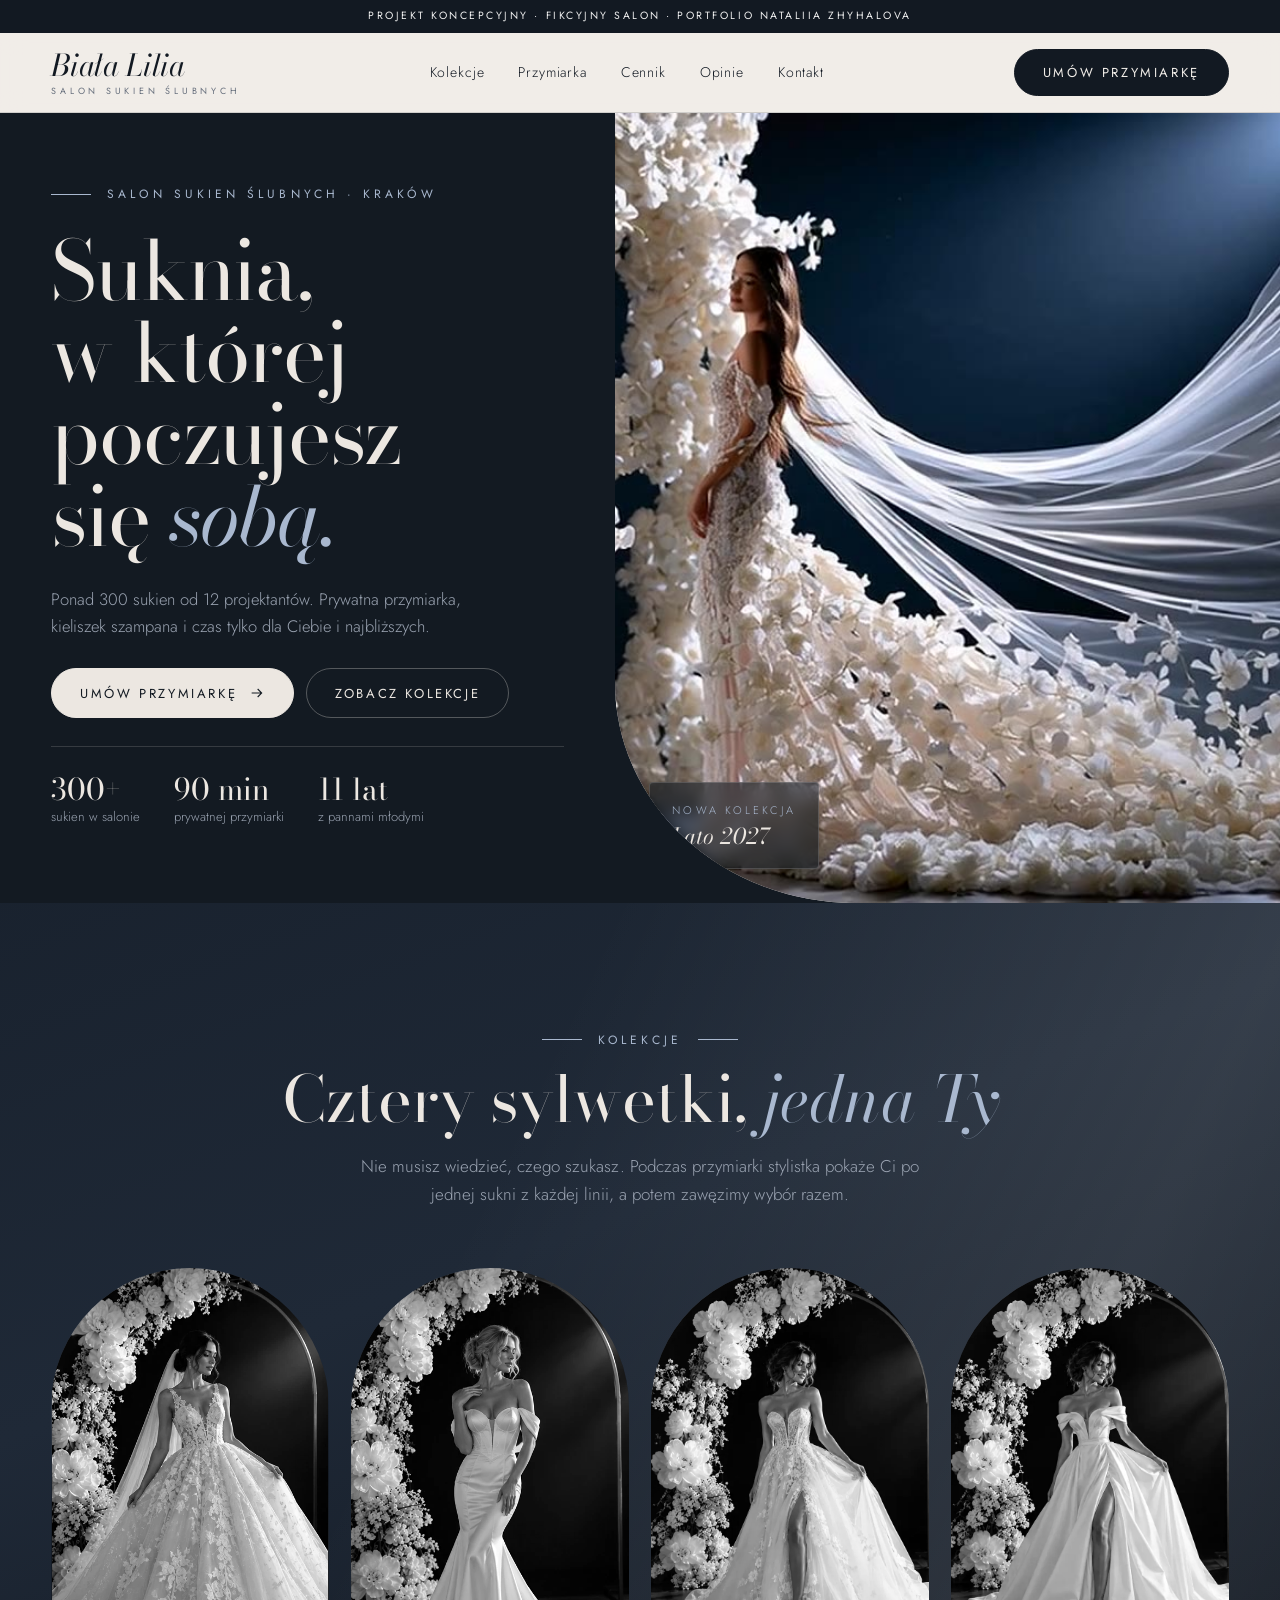
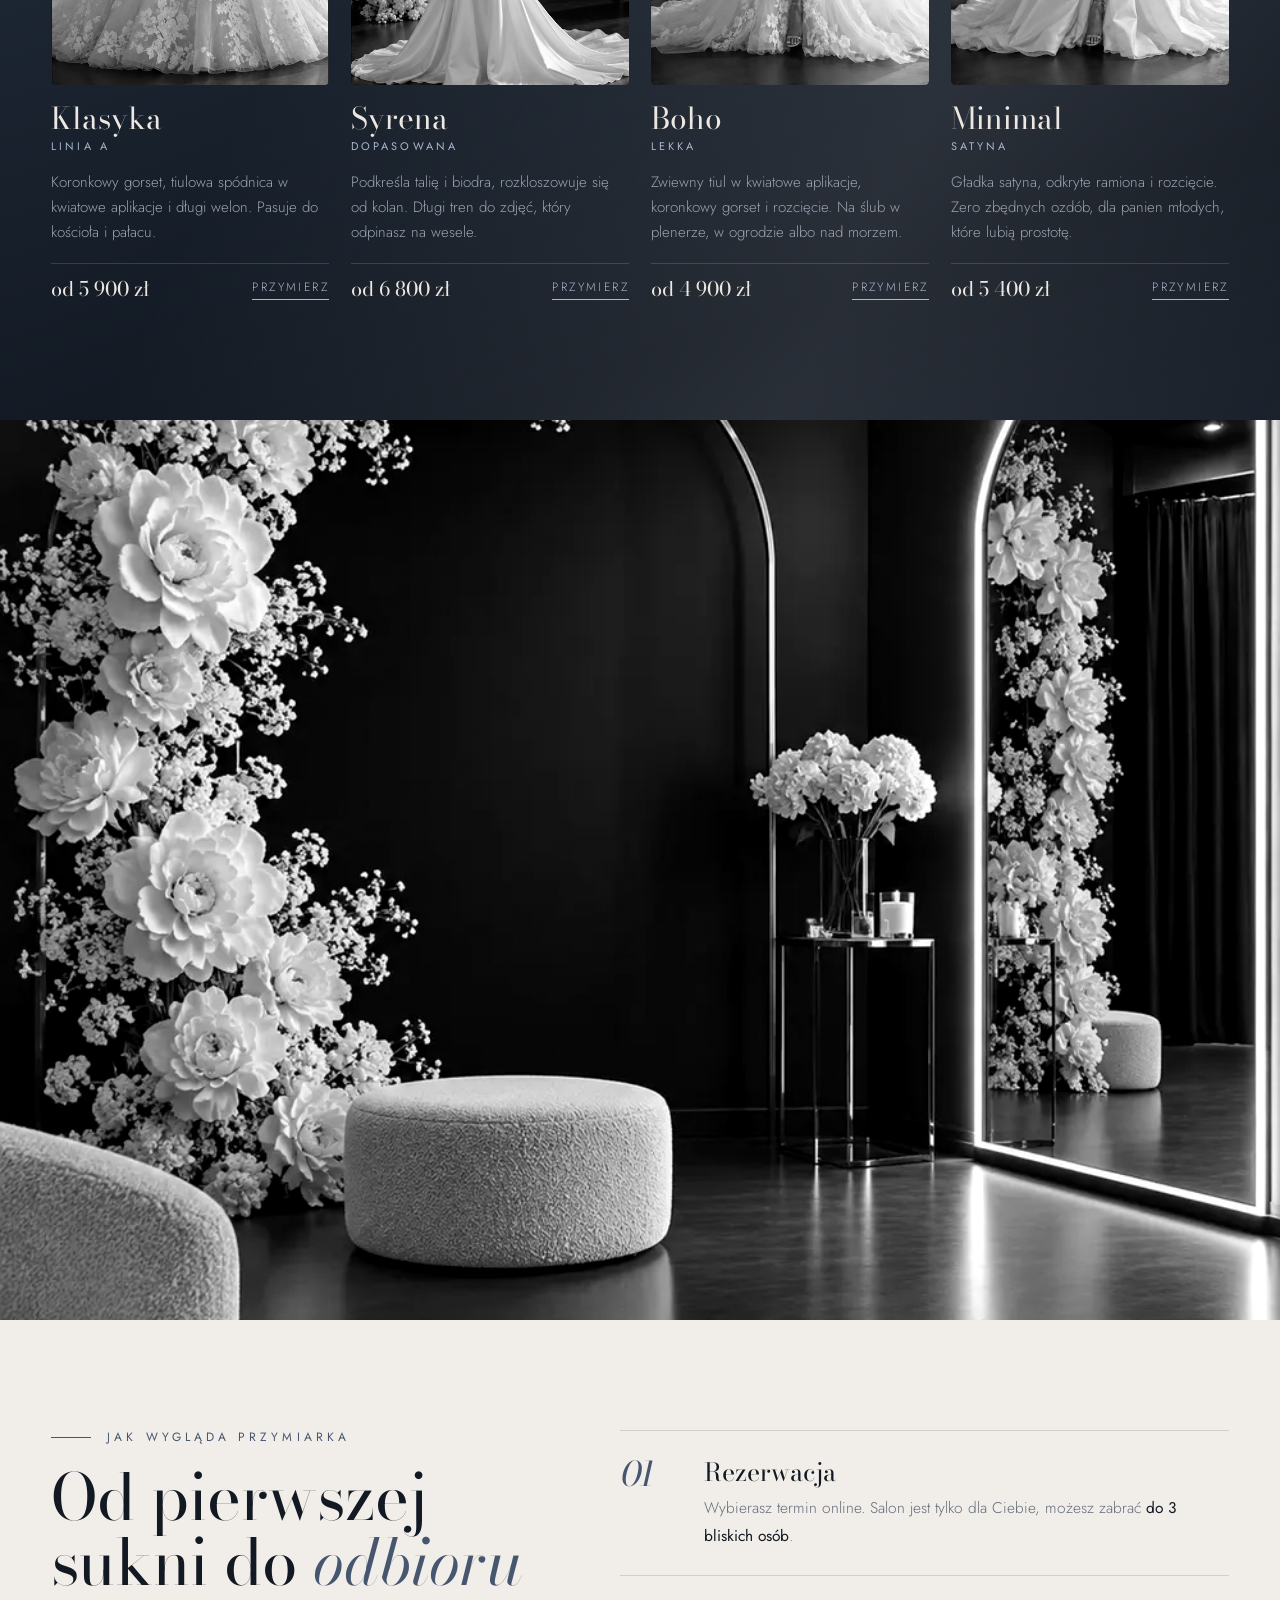
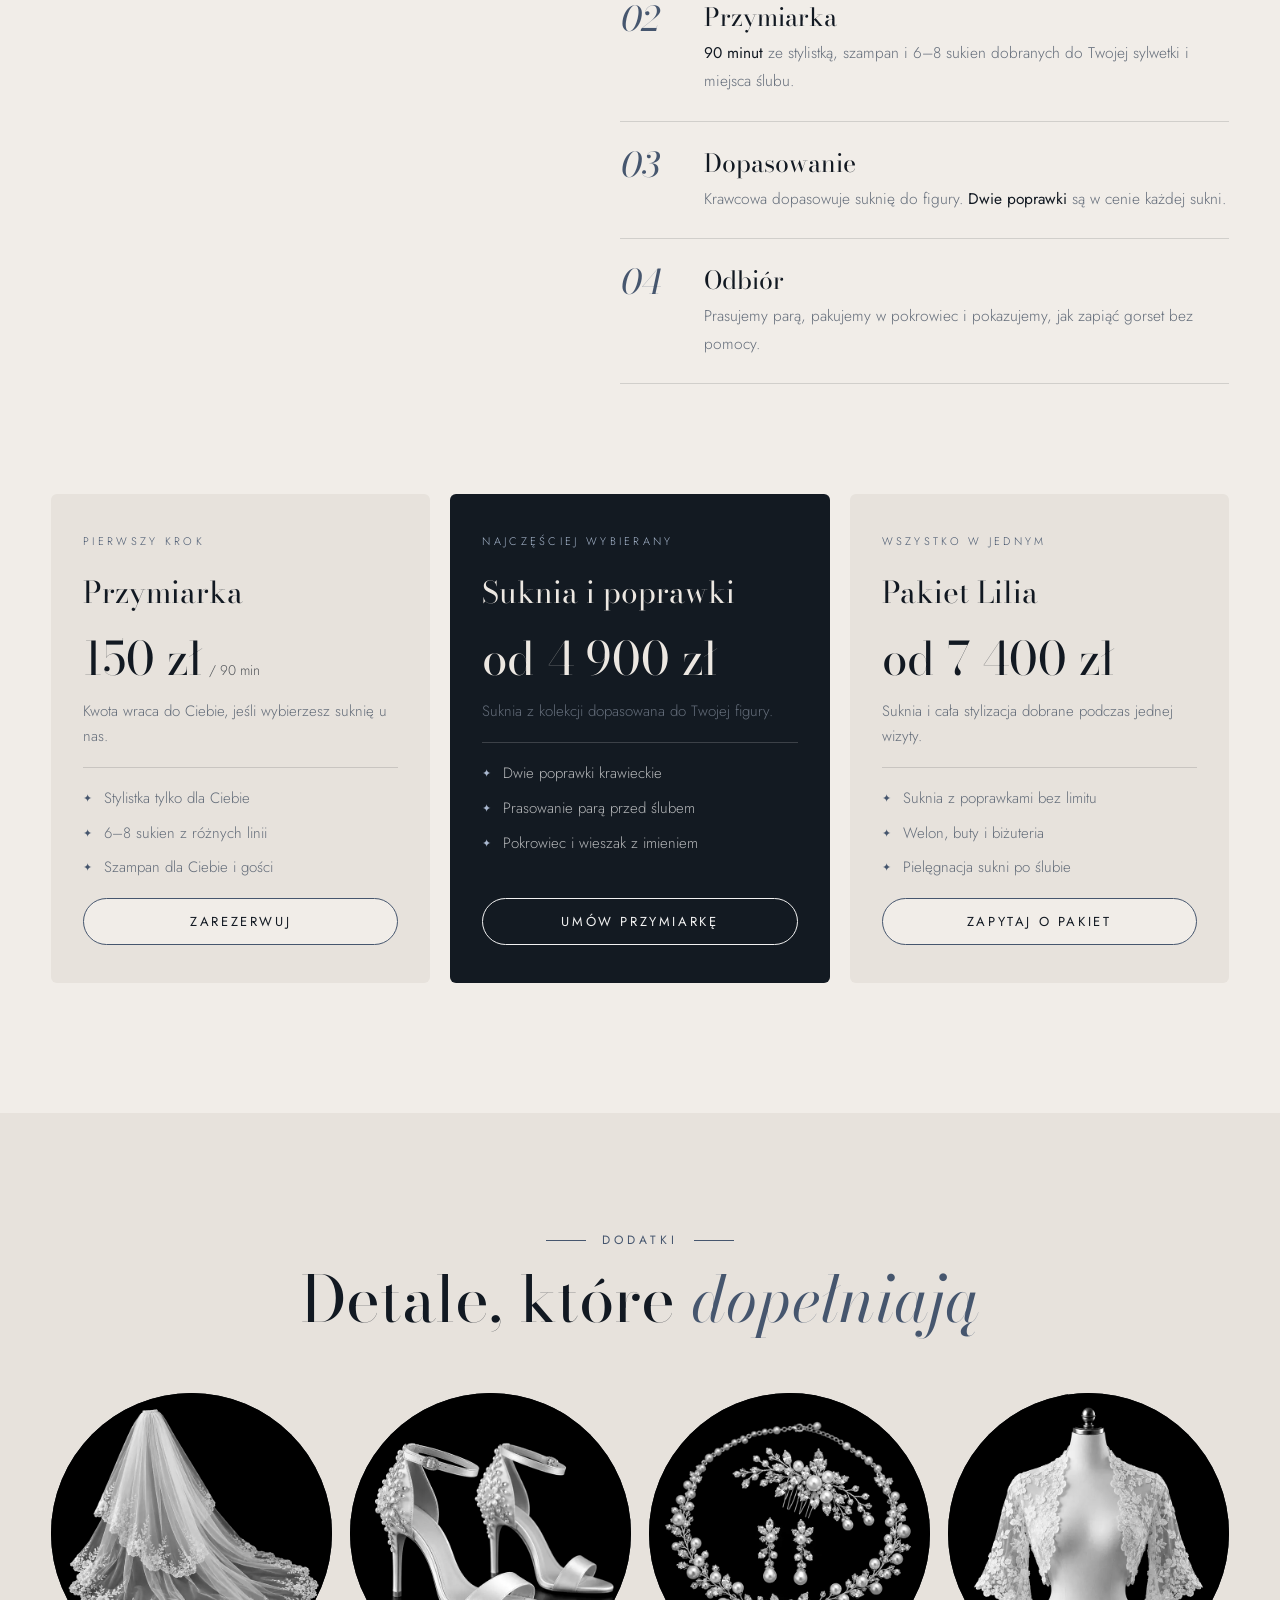
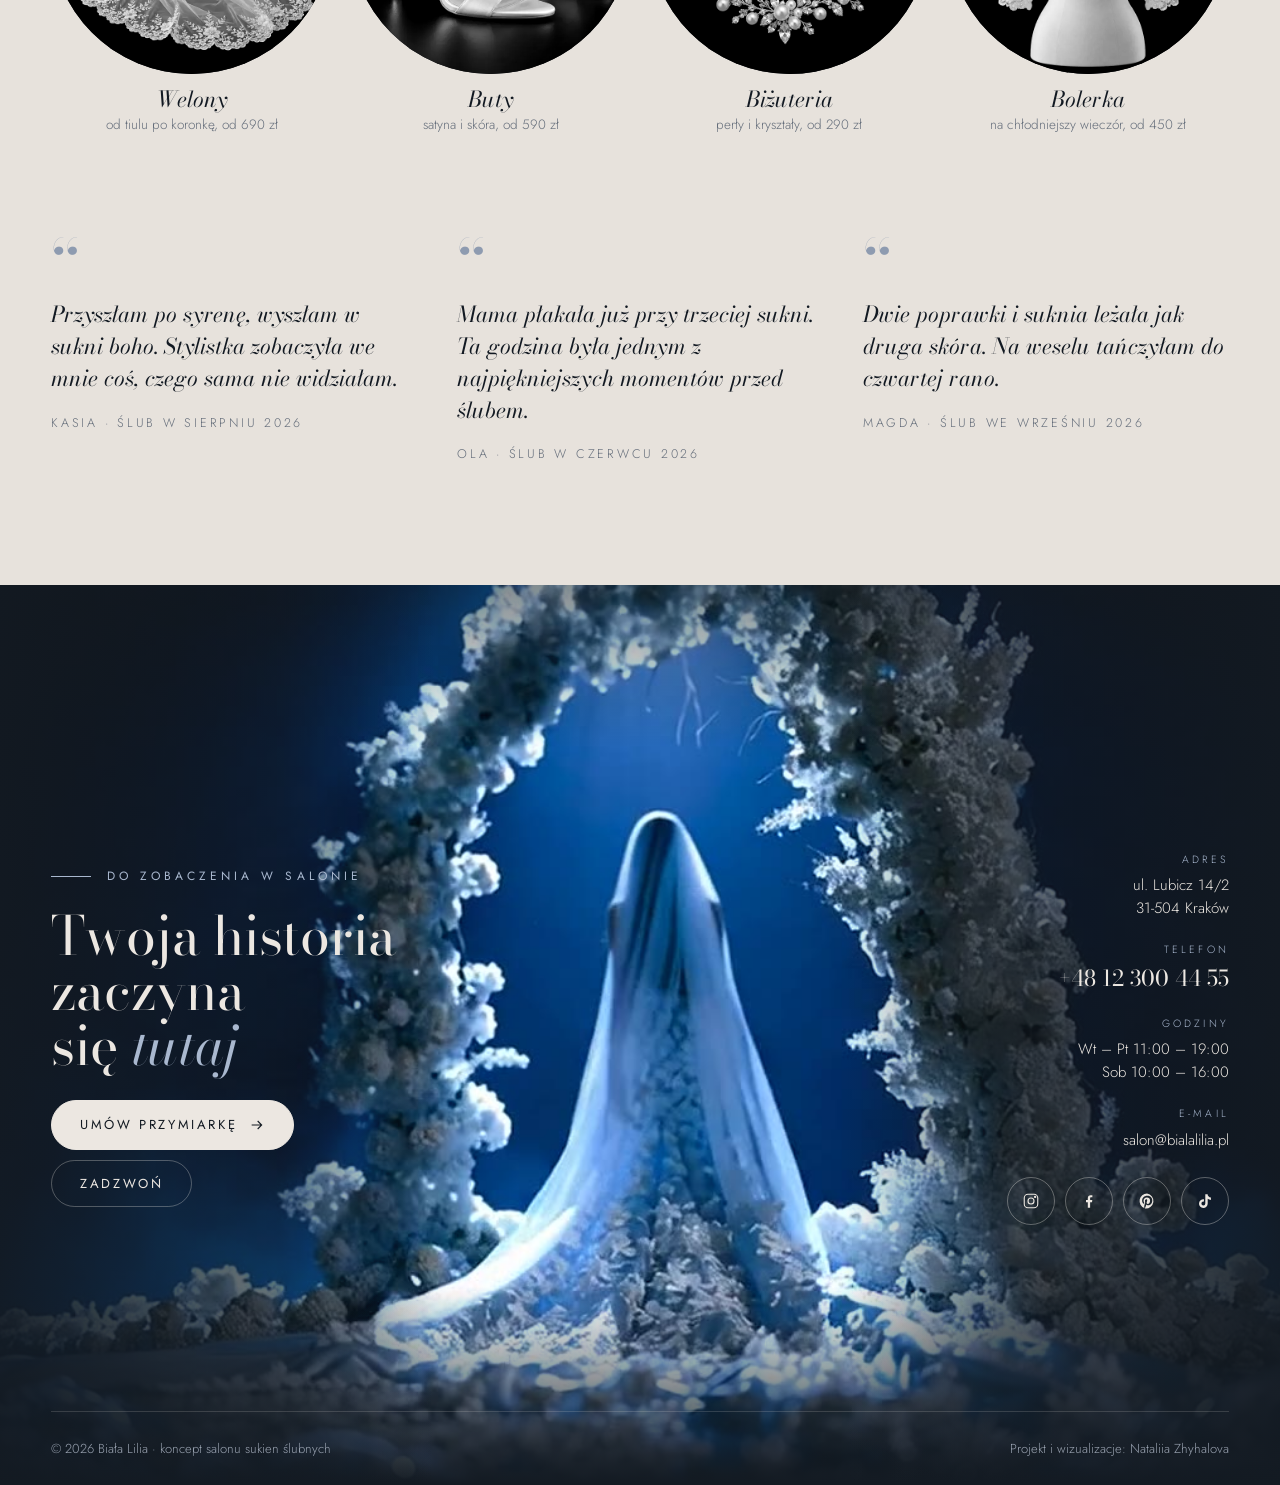
<file: lilia/index.html>
<!doctype html>
<html lang="pl">
<head>
<meta charset="utf-8">
<meta name="viewport" content="width=device-width, initial-scale=1, viewport-fit=cover">
<title>Biała Lilia — salon sukien ślubnych</title>
<meta name="claude:viewport-fit-sides" content="cover">
<meta name="description" content="Biała Lilia — salon sukien ślubnych w Krakowie. Prywatne przymiarki, ponad 300 sukien, poprawki krawieckie w cenie. Projekt koncepcyjny.">
<link rel="preconnect" href="https://fonts.googleapis.com">
<link rel="preconnect" href="https://fonts.gstatic.com" crossorigin>
<link rel="stylesheet" href="https://fonts.googleapis.com/css2?family=Bodoni+Moda:ital,opsz,wght@0,6..96,400..700;1,6..96,400..600&family=Jost:wght@300;400;500&display=swap">
<style>
/* Midnight graphite bridal lookbook: deep blue-graphite sections alternate with pearl ones, colours taken from the veil video.
   Layout: a bridal lookbook. Light arrival (veil hero) → silk-lined collections → the fitting ritual → accessories and brides' words → the bride walks away, contacts float above. */
:root {
  --paper: #f1ede8;
  --ivory: #e7e2dc;
  --silk: #dad4cd;
  --champagne: #c7bdb0;
  --gold: #46566e;
  --rose: #8e9bb0;
  --ink: #121922;
  --muted: #646d7a;
  --line: rgba(18,25,34,.14);
  --night: #131a22;
  --steel: #a9b8cf;
  --pearl: #ece7e1;
  --display: "Bodoni Moda", "Didot", "Bodoni 72", Georgia, serif;
  --body: "Jost", "Futura", "Avenir Next", Arial, sans-serif;
  --gutter: max(20px, 4vw);
  color-scheme: light;
}
* { box-sizing: border-box; }
html { scroll-behavior: smooth; background: var(--paper); }
body { margin: 0; background: var(--paper); color: var(--ink); font: 300 17px/1.65 var(--body); -webkit-font-smoothing: antialiased; overflow-x: hidden; }
body::before { content: ""; position: fixed; inset: 0 0 auto; height: env(safe-area-inset-top, 0px); z-index: 60; background: var(--paper); }
img, video { max-width: 100%; display: block; }
a { color: inherit; text-decoration: none; }
:focus-visible { outline: 1.5px solid var(--gold); outline-offset: 4px; }
.wrap {
  width: 100%; max-width: 1280px; margin-inline: auto;
  padding-left: max(var(--gutter), env(safe-area-inset-left, 0px));
  padding-right: max(var(--gutter), env(safe-area-inset-right, 0px));
}
.label { font: 400 12px/1.2 var(--body); letter-spacing: .34em; text-transform: uppercase; color: var(--gold); display: flex; align-items: center; gap: 16px; }
.label::before { content: ""; width: 40px; height: 1px; background: currentColor; }
h1, h2, h3 { font-family: var(--display); font-weight: 400; margin: 0; text-wrap: balance; }
h1 em, h2 em { font-style: italic; color: var(--gold); }

/* buttons: ivory with a thin gold edge */
.btn {
  display: inline-flex; align-items: center; gap: 12px; padding: 16px 28px; border-radius: 999px;
  background: var(--paper); color: var(--ink); border: 1px solid var(--gold);
  font: 400 13px/1 var(--body); letter-spacing: .2em; text-transform: uppercase; cursor: pointer;
  transition: background .4s ease, color .4s ease, box-shadow .4s ease;
}
.btn:hover { background: var(--ink); color: var(--paper); border-color: var(--ink); box-shadow: 0 14px 30px -16px rgba(0,0,0,.6); }
.btn--solid { background: var(--ink); color: var(--paper); border-color: var(--ink); }
.btn--solid:hover { background: var(--paper); color: var(--ink); border-color: var(--ink); }
.btn--ghost { border-color: var(--line); background: transparent; }
.btn svg { width: 16px; height: 16px; }

/* demo strip + header */
.demo { background: var(--ink); color: #f2f2f2; text-align: center; font: 400 10.5px/1.4 var(--body); letter-spacing: .24em; text-transform: uppercase; padding: 9px var(--gutter); }
.nav { position: sticky; top: env(safe-area-inset-top, 0px); z-index: 50; background: rgba(241,237,232,.9); backdrop-filter: blur(12px); -webkit-backdrop-filter: blur(12px); border-bottom: 1px solid var(--line); }
.nav .wrap { display: flex; align-items: center; justify-content: space-between; gap: 24px; padding-block: 16px; }
.logo { display: grid; line-height: 1; gap: 6px; }
.logo b { font: italic 400 30px/1 var(--display); letter-spacing: -.01em; }
.logo small { font: 400 9px/1 var(--body); letter-spacing: .42em; text-transform: uppercase; color: var(--muted); }
.nav ul { display: flex; gap: 34px; list-style: none; margin: 0; padding: 0; font-size: 14px; letter-spacing: .06em; }
.nav ul a { position: relative; padding-block: 6px; }
.nav ul a::after { content: ""; position: absolute; left: 0; right: 0; bottom: 0; height: 1px; background: var(--gold); transform: scaleX(0); transition: transform .35s ease; }
.nav ul a:hover::after { transform: scaleX(1); }
.menu-btn { display: none; width: 44px; height: 44px; border-radius: 50%; border: 1px solid var(--line); background: transparent; color: var(--ink); cursor: pointer; }
.menu-btn svg { width: 18px; height: 18px; margin: auto; }

/* image slots: soft silk placeholders until the photos arrive */
.ph {
  position: relative; overflow: hidden; background-color: var(--silk);
  background-image:
    radial-gradient(120% 80% at 20% 10%, rgba(255,255,255,.95), transparent 55%),
    radial-gradient(90% 70% at 85% 90%, rgba(0,0,0,.12), transparent 60%),
    linear-gradient(160deg, #f4f4f3 0%, #d9d9d7 55%, #ececeb 100%);
}
.ph::after {
  content: attr(data-label); position: absolute; left: 18px; bottom: 16px;
  font: italic 400 15px/1 var(--display); color: rgba(13,13,13,.4);
}
.ph img, .ph video { position: absolute; inset: 0; width: 100%; height: 100%; object-fit: cover; filter: grayscale(1) contrast(1.05); }
.hero__media video, .finale__media video { filter: none; }
.ph:has(img, video)::after { content: none; }

/* hero */
.hero { display: grid; grid-template-columns: minmax(0, 1fr) minmax(0, 1.08fr); min-height: calc(100svh - 110px); background: var(--night); color: var(--pearl);
  --line: rgba(236,231,225,.16); --muted: #9aa3b1; --gold: var(--steel); }
.hero .btn--solid { background: var(--pearl); color: var(--night); border-color: var(--pearl); }
.hero .btn--solid:hover { background: transparent; color: var(--pearl); }
.hero .btn--ghost { color: var(--pearl); border-color: rgba(236,231,225,.3); }
.hero .btn--ghost:hover { background: var(--pearl); color: var(--night); border-color: var(--pearl); }
.hero .hero__facts b { color: var(--pearl); }
.hero__media:has(video)::before { content: none; }
.hero__copy { display: grid; align-content: center; gap: 28px; padding: 70px max(var(--gutter), env(safe-area-inset-left, 0px)) 70px max(var(--gutter), env(safe-area-inset-left, 0px)); max-width: 680px; justify-self: end; width: 100%; }
.hero h1 { font-size: clamp(46px, 6.4vw, 96px); line-height: 1; letter-spacing: -.015em; }
.hero p { margin: 0; max-width: 44ch; color: var(--muted); font-size: clamp(16px, 1.3vw, 19px); }
.hero__cta { display: flex; flex-wrap: wrap; gap: 12px; }
.hero__facts { display: flex; gap: 34px; padding-top: 26px; border-top: 1px solid var(--line); font-size: 13px; color: var(--muted); flex-wrap: wrap; }
.hero__facts b { display: block; font: 400 30px/1.1 var(--display); color: var(--ink); font-variant-numeric: lining-nums; }
.hero__media { min-height: 520px; border-bottom-left-radius: 240px 220px; }
.hero__media::before {
  content: ""; position: absolute; inset: -20%; pointer-events: none; z-index: 1; mix-blend-mode: soft-light;
  background: repeating-linear-gradient(105deg, transparent 0 60px, rgba(255,255,255,.55) 60px 120px, transparent 120px 200px);
  animation: rays 14s linear infinite;
}
@keyframes rays { to { transform: translateX(200px); } }
.petals { position: absolute; inset: 0; z-index: 2; pointer-events: none; overflow: hidden; }
.petals i {
  position: absolute; top: -40px; width: 14px; height: 18px; border-radius: 80% 0 80% 0; opacity: .8;
  background: linear-gradient(135deg, #fff 0%, #e2e2e0 70%);
  box-shadow: 0 2px 6px rgba(0,0,0,.12);
  animation: fall linear infinite;
}
@keyframes fall {
  0% { transform: translate(0, 0) rotate(0deg); opacity: 0; }
  10% { opacity: .85; }
  100% { transform: translate(var(--dx, 80px), 110vh) rotate(540deg); opacity: 0; }
}
.hero__badge {
  position: absolute; left: 34px; bottom: 34px; z-index: 3; display: grid; gap: 4px;
  padding: 18px 22px; background: rgba(19,26,34,.55); color: var(--pearl); border: 1px solid rgba(236,231,225,.18); backdrop-filter: blur(8px); -webkit-backdrop-filter: blur(8px); border-radius: 4px;
}
.hero__badge small { font-size: 11px; letter-spacing: .28em; text-transform: uppercase; color: var(--gold); }
.hero__badge b { font: italic 400 22px/1.2 var(--display); }

/* collections on silk */
.silk { position: relative; isolation: isolate; overflow: hidden; padding-block: 130px 120px; background: var(--night); color: var(--pearl);
  --line: rgba(236,231,225,.16); --muted: #9aa3b1; --gold: var(--steel); }
.silk__bg { position: absolute; inset: 0; z-index: -1; }
.silk__bg video { width: 100%; height: 100%; object-fit: cover; opacity: .45; }
.silk__bg::before {
  content: ""; position: absolute; inset: -30%;
  background:
    linear-gradient(115deg, transparent 20%, rgba(255,255,255,.10) 32%, transparent 44%),
    linear-gradient(115deg, transparent 52%, rgba(255,255,255,.07) 62%, transparent 74%),
    linear-gradient(160deg, #141c27, #1f2937 40%, #10161f 70%, #1a2330);
  background-size: 200% 200%, 240% 240%, 100% 100%;
  animation: sheen 16s ease-in-out infinite alternate;
}
.silk__bg:has(video)::before { opacity: .5; }
@keyframes sheen { from { background-position: 0% 0%, 100% 0%, 0 0; } to { background-position: 100% 100%, 0% 100%, 0 0; } }
.head { display: grid; gap: 20px; margin-bottom: 60px; max-width: 760px; }
.head h2 { font-size: clamp(38px, 5vw, 72px); line-height: 1.02; }
.head p { margin: 0; color: var(--muted); max-width: 56ch; }
.head--center { margin-inline: auto; text-align: center; justify-items: center; }
.head--center .label::after { content: ""; width: 40px; height: 1px; background: currentColor; }
.collections { display: grid; grid-template-columns: repeat(4, minmax(0, 1fr)); gap: 22px; }
.coll { display: grid; gap: 18px; align-content: start; min-width: 0; }
.coll .ph { aspect-ratio: 2 / 3; border-radius: 200px 200px 6px 6px; background: #0b1017; transition: transform .6s ease, box-shadow .6s ease; }
.coll:hover .ph { transform: translateY(-6px); box-shadow: 0 30px 60px -30px rgba(0,0,0,.9); }
.silk .ph { background-image: radial-gradient(120% 80% at 20% 10%, rgba(255,255,255,.22), transparent 55%), linear-gradient(160deg, #2a3443, #141b25 60%, #2b2b2a); }
.silk .ph::after { color: rgba(255,255,255,.45); }
.coll .ph img { transition: transform 1.2s ease; object-fit: contain; object-position: 50% 100%; }
.coll:hover .ph img { transform: scale(1.03); }
.coll h3 { font-size: 30px; line-height: 1; }
.coll h3 small { display: block; margin-top: 8px; font: 400 11px/1 var(--body); letter-spacing: .28em; text-transform: uppercase; color: var(--gold); }
.coll p { margin: 0; font-size: 15px; color: var(--muted); }
.coll__foot { display: flex; justify-content: space-between; align-items: center; gap: 10px; padding-top: 14px; border-top: 1px solid var(--line); font-size: 14px; }
.coll__foot b { font: 400 20px/1 var(--display); font-variant-numeric: lining-nums; }
.coll__foot a { font-size: 12px; letter-spacing: .2em; text-transform: uppercase; color: var(--gold); border-bottom: 1px solid currentColor; padding-bottom: 2px; }

/* fitting ritual */
.ritual { padding-block: 0 130px; background: var(--paper); }
/* full-bleed fitting room photo on its own, then the steps below it */
.ritual__img { position: relative; height: 100svh; min-height: 520px; background: #050505; }
.ritual__img img { object-position: 30% 50%; }
.ritual__grid { display: grid; grid-template-columns: minmax(0, .9fr) minmax(0, 1.1fr); gap: 70px; align-items: start; padding-block: 110px 0; }
.ritual__grid .head { margin-bottom: 0; position: sticky; top: 120px; }
.steps { list-style: none; margin: 0; padding: 0; display: grid; gap: 0; counter-reset: s; }
.steps li { display: grid; grid-template-columns: 64px 1fr; gap: 20px; padding: 26px 0; border-top: 1px solid var(--line); }
.steps li:last-child { border-bottom: 1px solid var(--line); }
.steps li::before { counter-increment: s; content: "0" counter(s); font: italic 400 34px/1 var(--display); color: var(--gold); }
.steps b { display: block; font: 400 25px/1.2 var(--display); margin-bottom: 6px; }
.steps span { color: var(--muted); font-size: 15.5px; }
.steps em { font-style: normal; color: var(--ink); font-weight: 400; }

.packages { display: grid; grid-template-columns: repeat(3, minmax(0, 1fr)); gap: 20px; margin-top: 110px; }
.pkg { display: flex; flex-direction: column; gap: 18px; padding: 38px 32px; background: var(--ivory); border-radius: 6px; min-width: 0; }
.pkg--feature { background: var(--night); color: var(--pearl); --gold: var(--steel); }
.pkg--feature p, .pkg--feature li { color: rgba(242,242,242,.72); }
.pkg small { font-size: 11px; letter-spacing: .3em; text-transform: uppercase; color: var(--gold); }
.pkg h3 { font-size: 30px; }
.pkg .price { font: 400 46px/1 var(--display); font-variant-numeric: lining-nums; }
.pkg .price span { font: 300 14px/1 var(--body); margin-left: 6px; opacity: .7; }
.pkg p { margin: 0; color: var(--muted); font-size: 15px; }
.pkg ul { list-style: none; margin: 0; padding: 18px 0 0; border-top: 1px solid var(--line); display: grid; gap: 10px; font-size: 15px; color: var(--muted); }
.pkg--feature ul { border-color: rgba(242,242,242,.18); }
.pkg li { display: flex; gap: 12px; }
.pkg li::before { content: "✦"; color: var(--gold); font-size: 11px; line-height: 2.2; }
.pkg .btn { margin-top: auto; justify-content: center; }
.pkg--feature .btn { background: transparent; color: #f2f2f2; border-color: #f2f2f2; }
.pkg--feature .btn:hover { background: #fff; color: var(--ink); }

/* accessories + reviews */
.extras { padding-block: 120px; background: var(--ivory); }
.acc { display: grid; grid-template-columns: repeat(4, minmax(0, 1fr)); gap: 18px; }
.acc figure { margin: 0; display: grid; gap: 12px; min-width: 0; }
.acc .ph { aspect-ratio: 1; border-radius: 50%; background: #0b1017; }
.acc .ph img { transition: transform 1s ease; }
.acc figure:hover .ph img { transform: scale(1.06); }
.acc figcaption { text-align: center; font: italic 400 22px/1.2 var(--display); }
.acc figcaption small { display: block; font: 300 13.5px/1.4 var(--body); color: var(--muted); font-style: normal; margin-top: 4px; }
.reviews { display: grid; grid-template-columns: repeat(3, minmax(0, 1fr)); gap: 40px; margin-top: 110px; }
.review { margin: 0; display: grid; gap: 18px; align-content: start; min-width: 0; }
.review blockquote { margin: 0; font: italic 400 22px/1.45 var(--display); }
.review blockquote::before { content: "“"; display: block; font: 400 70px/.6 var(--display); color: var(--rose); margin-bottom: 12px; }
.review figcaption { font-size: 12.5px; letter-spacing: .22em; text-transform: uppercase; color: var(--muted); }

/* finale: the bride turns and walks into the arch; text frames her on both sides */
.finale { position: relative; isolation: isolate; overflow: hidden; min-height: 100svh; display: flex; flex-direction: column; background: var(--night); color: var(--pearl);
  --line: rgba(236,231,225,.16); --muted: #9aa3b1; --gold: var(--steel); }
.finale__media { position: absolute; inset: 0; z-index: -2; background: var(--night); }
.finale__media video { position: absolute; inset: 0; width: 100%; height: 100%; object-fit: cover; }
.finale::before { content: ""; position: absolute; inset: 0; z-index: -1; pointer-events: none;
  background: linear-gradient(90deg, rgba(19,26,34,.94) 0%, rgba(19,26,34,.6) 22%, transparent 34%, transparent 66%, rgba(19,26,34,.6) 78%, rgba(19,26,34,.94) 100%),
              linear-gradient(180deg, rgba(19,26,34,.5) 0%, transparent 18%, transparent 78%, var(--night) 100%); }
.finale__grid { flex: 1; display: grid; grid-template-columns: minmax(0, 1fr) minmax(0, 1fr); align-items: center; gap: 40px; padding-block: 110px 30px; }
.finale__left { display: grid; gap: 26px; max-width: 360px; }
.finale h2 { font-size: clamp(38px, 4.2vw, 64px); line-height: 1.02; }
.finale__right { justify-self: end; display: grid; gap: 26px; justify-items: end; text-align: right; max-width: 300px; }
.finale .btn--solid { background: var(--pearl); color: var(--night); border-color: var(--pearl); }
.finale .btn--solid:hover { background: transparent; color: var(--pearl); }
.finale .btn--ghost { color: var(--pearl); border-color: rgba(236,231,225,.3); }
.finale .btn--ghost:hover { background: var(--pearl); color: var(--night); }
.finale__btns { display: flex; flex-wrap: wrap; gap: 10px; }
.info { display: grid; gap: 22px; }
.info div { display: grid; gap: 6px; min-width: 0; }
.info small { font-size: 10.5px; letter-spacing: .3em; text-transform: uppercase; color: var(--gold); }
.info span { font-size: 15px; line-height: 1.5; }
.info .big { font: 400 22px/1.3 var(--display); font-variant-numeric: lining-nums; }
.socials { display: flex; gap: 10px; }
.social { width: 48px; height: 48px; border-radius: 50%; display: grid; place-items: center; background: transparent; color: var(--pearl); border: 1px solid rgba(236,231,225,.35); transition: background .3s ease, color .3s ease; }
.social:hover { background: var(--pearl); color: var(--night); }
.social svg { width: 18px; height: 18px; }
footer { padding-block: 26px; display: flex; flex-wrap: wrap; justify-content: space-between; gap: 12px; font-size: 13px; color: var(--muted); border-top: 1px solid var(--line); }

/* booking dialog */
.dialog { width: min(480px, calc(100vw - 32px)); padding: 0; border: 0; border-radius: 6px; background: var(--paper); color: var(--ink); box-shadow: 0 40px 80px -30px rgba(0,0,0,.5); }
.dialog::backdrop { background: rgba(0,0,0,.4); backdrop-filter: blur(6px); }
.book { padding: 40px 34px 32px; display: grid; gap: 16px; position: relative; }
.book h3 { font-size: 34px; }
.book h3 em { font-style: italic; color: var(--gold); }
.book > p { margin: -6px 0 4px; color: var(--muted); font-size: 15px; }
.close { position: absolute; top: 16px; right: 16px; width: 40px; height: 40px; border-radius: 50%; border: 1px solid var(--line); background: transparent; color: var(--ink); cursor: pointer; display: grid; place-items: center; }
.close svg { width: 16px; height: 16px; }
.field { display: grid; gap: 7px; }
.field label { font-size: 11px; letter-spacing: .24em; text-transform: uppercase; color: var(--muted); }
.field input, .field select { width: 100%; padding: 14px 16px; border-radius: 4px; border: 1px solid var(--line); background: #fff; color: var(--ink); font: 400 15px/1.2 var(--body); }
.field input:focus, .field select:focus { outline: none; border-color: var(--gold); }
.row2 { display: grid; grid-template-columns: 1fr 1fr; gap: 12px; }
.book .btn { justify-content: center; margin-top: 6px; }
.ok { margin: 0; padding: 14px 16px; background: var(--ivory); border-radius: 4px; font-size: 14.5px; }

/* responsive */
@media (max-width: 1080px) {
  .collections, .acc { grid-template-columns: repeat(2, minmax(0, 1fr)); }
  .packages, .reviews { grid-template-columns: minmax(0, 1fr); }
  .packages { max-width: 560px; }
  .ritual__img { height: auto; min-height: 0; aspect-ratio: 1212 / 1297; }
  .ritual__grid { grid-template-columns: minmax(0, 1fr); gap: 36px; }
  .ritual__grid .head { position: static; }
}
@media (max-width: 860px) {
  .nav ul, .nav .btn { display: none; }
  .menu-btn { display: grid; }
  .nav.is-open ul { display: grid; position: absolute; top: 100%; left: 0; right: 0; background: var(--paper); border-bottom: 1px solid var(--line); padding: 6px max(var(--gutter), env(safe-area-inset-right, 0px)) 16px max(var(--gutter), env(safe-area-inset-left, 0px)); gap: 0; }
  .nav.is-open ul a { display: block; padding: 15px 0; border-bottom: 1px solid var(--line); font-size: 16px; }
  .hero { grid-template-columns: minmax(0, 1fr); min-height: 0; }
  .hero__media { min-height: 0; aspect-ratio: 4 / 3; border-radius: 0 0 0 140px; order: -1; }
  .hero__copy { justify-self: stretch; padding-block: 44px 64px; max-width: none; }
  .finale { min-height: 0; }
  .finale__media { position: relative; inset: auto; aspect-ratio: 16 / 9; z-index: 0; }
  .finale::before { content: none; }
  .finale__grid { grid-template-columns: minmax(0, 1fr); padding-block: 40px 20px; }
  .finale__left { max-width: none; }
  .finale__right { justify-self: start; justify-items: start; text-align: left; max-width: none; }
}
@media (max-width: 600px) {
  .collections { grid-template-columns: minmax(0, 1fr); }
  .silk, .extras { padding-block: 90px; }
  .ritual { padding-block: 0 90px; }
  .ritual__grid { padding-block: 64px 0; }
  .row2 { grid-template-columns: minmax(0, 1fr); }
  .info { grid-template-columns: 1fr 1fr; gap: 20px 14px; }
  .info .big { font-size: 17px; }
  .book { padding: 34px 22px 24px; }
  .hero__badge { left: 16px; bottom: 16px; }
}
@media (prefers-reduced-motion: reduce) {
  *, *::before, *::after { animation: none !important; transition: none !important; }
  .petals { display: none; }
  html { scroll-behavior: auto; }
}
</style>
</head>
<body>

<div class="demo">Projekt koncepcyjny · fikcyjny salon · portfolio Nataliia Zhyhalova</div>

<header class="nav" id="nav">
  <div class="wrap">
    <a class="logo" href="#top" aria-label="Biała Lilia, strona główna"><b>Biała Lilia</b><small>Salon sukien ślubnych</small></a>
    <ul id="menu">
      <li><a href="#kolekcje">Kolekcje</a></li>
      <li><a href="#przymiarka">Przymiarka</a></li>
      <li><a href="#cennik">Cennik</a></li>
      <li><a href="#opinie">Opinie</a></li>
      <li><a href="#kontakt">Kontakt</a></li>
    </ul>
    <a class="btn btn--solid" href="#book">Umów przymiarkę</a>
    <button class="menu-btn" id="menuBtn" aria-label="Otwórz menu" aria-expanded="false" aria-controls="menu">
      <svg viewBox="0 0 24 24" fill="none" stroke="currentColor" stroke-width="1.4"><path d="M3 8h18M3 16h18"/></svg>
    </button>
  </div>
</header>

<main>
  <section class="hero" id="top">
    <div class="hero__copy">
      <div class="label">Salon sukien ślubnych · Kraków</div>
      <h1>Suknia, w której poczujesz się <em>sobą.</em></h1>
      <p>Ponad 300 sukien od 12 projektantów. Prywatna przymiarka, kieliszek szampana i czas tylko dla Ciebie i najbliższych.</p>
      <div class="hero__cta">
        <a class="btn btn--solid" href="#book">Umów przymiarkę
          <svg viewBox="0 0 24 24" fill="none" stroke="currentColor" stroke-width="1.6"><path d="M4 12h15M13 6l6 6-6 6"/></svg></a>
        <a class="btn btn--ghost" href="#kolekcje">Zobacz kolekcje</a>
      </div>
      <div class="hero__facts">
        <div><b>300+</b>sukien w salonie</div>
        <div><b>90 min</b>prywatnej przymiarki</div>
        <div><b>11 lat</b>z pannami młodymi</div>
      </div>
    </div>
    <div class="hero__media ph" data-label="">
      <video src="assets/welon-hero.mp4" poster="assets/welon-hero.jpg" autoplay muted loop playsinline preload="auto" aria-label="Panna młoda przy kwiatowej bramie, welon unosi się w powietrzu"></video>
      <div class="hero__badge"><small>Nowa kolekcja</small><b>Lato 2027</b></div>
    </div>
  </section>

  <section class="silk" id="kolekcje">
    <div class="silk__bg" aria-hidden="true"></div>
    <div class="wrap">
      <div class="head head--center">
        <div class="label">Kolekcje</div>
        <h2>Cztery sylwetki, <em>jedna Ty</em></h2>
        <p>Nie musisz wiedzieć, czego szukasz. Podczas przymiarki stylistka pokaże Ci po jednej sukni z każdej linii, a potem zawęzimy wybór razem.</p>
      </div>
      <div class="collections">
        <article class="coll">
          <div class="ph" data-label="Klasyka"><img src="assets/klasyka.webp" alt="Panna młoda w koronkowej sukni balowej z welonem" loading="lazy"></div>
          <h3>Klasyka<small>Linia A</small></h3>
          <p>Koronkowy gorset, tiulowa spódnica w kwiatowe aplikacje i długi welon. Pasuje do kościoła i pałacu.</p>
          <div class="coll__foot"><b>od 5 900 zł</b><a href="#book" data-pick="Klasyka">Przymierz</a></div>
        </article>
        <article class="coll">
          <div class="ph" data-label="Syrena"><img src="assets/syrena.webp" alt="Panna młoda w atłasowej sukni syrena z odkrytymi ramionami" loading="lazy"></div>
          <h3>Syrena<small>Dopasowana</small></h3>
          <p>Podkreśla talię i biodra, rozkloszowuje się od kolan. Długi tren do zdjęć, który odpinasz na wesele.</p>
          <div class="coll__foot"><b>od 6 800 zł</b><a href="#book" data-pick="Syrena">Przymierz</a></div>
        </article>
        <article class="coll">
          <div class="ph" data-label="Boho"><img src="assets/boho.webp" alt="Panna młoda w zwiewnej tiulowej sukni z koronkowym gorsetem i rozcięciem" loading="lazy"></div>
          <h3>Boho<small>Lekka</small></h3>
          <p>Zwiewny tiul w kwiatowe aplikacje, koronkowy gorset i rozcięcie. Na ślub w plenerze, w ogrodzie albo nad morzem.</p>
          <div class="coll__foot"><b>od 4 900 zł</b><a href="#book" data-pick="Boho">Przymierz</a></div>
        </article>
        <article class="coll">
          <div class="ph" data-label="Minimal"><img src="assets/minimal.webp" alt="Panna młoda w gładkiej atłasowej sukni z rozcięciem" loading="lazy"></div>
          <h3>Minimal<small>Satyna</small></h3>
          <p>Gładka satyna, odkryte ramiona i rozcięcie. Zero zbędnych ozdób, dla panien młodych, które lubią prostotę.</p>
          <div class="coll__foot"><b>od 5 400 zł</b><a href="#book" data-pick="Minimal">Przymierz</a></div>
        </article>
      </div>
    </div>
  </section>

  <section class="ritual" id="przymiarka">
    <div class="ritual__img ph" data-label="Przymierzalnia"><img src="assets/przymierzalnia.webp" alt="Przymierzalnia z kwiatową bramą, lustrem i pufami" loading="lazy"></div>
    <div class="wrap ritual__grid">
      <div class="head">
        <div class="label">Jak wygląda przymiarka</div>
        <h2>Od pierwszej sukni do <em>odbioru</em></h2>
      </div>
      <ol class="steps">
        <li><div><b>Rezerwacja</b><span>Wybierasz termin online. Salon jest tylko dla Ciebie, możesz zabrać <em>do 3 bliskich osób</em>.</span></div></li>
        <li><div><b>Przymiarka</b><span><em>90 minut</em> ze stylistką, szampan i 6–8 sukien dobranych do Twojej sylwetki i miejsca ślubu.</span></div></li>
        <li><div><b>Dopasowanie</b><span>Krawcowa dopasowuje suknię do figury. <em>Dwie poprawki</em> są w cenie każdej sukni.</span></div></li>
        <li><div><b>Odbiór</b><span>Prasujemy parą, pakujemy w pokrowiec i pokazujemy, jak zapiąć gorset bez pomocy.</span></div></li>
      </ol>
    </div>

    <div class="wrap">
      <div class="packages" id="cennik">
        <div class="pkg">
          <small>Pierwszy krok</small>
          <h3>Przymiarka</h3>
          <div class="price">150 zł<span>/ 90 min</span></div>
          <p>Kwota wraca do Ciebie, jeśli wybierzesz suknię u nas.</p>
          <ul><li>Stylistka tylko dla Ciebie</li><li>6–8 sukien z różnych linii</li><li>Szampan dla Ciebie i gości</li></ul>
          <a class="btn" href="#book" data-pick="Przymiarka">Zarezerwuj</a>
        </div>
        <div class="pkg pkg--feature">
          <small>Najczęściej wybierany</small>
          <h3>Suknia i poprawki</h3>
          <div class="price">od 4 900 zł</div>
          <p>Suknia z kolekcji dopasowana do Twojej figury.</p>
          <ul><li>Dwie poprawki krawieckie</li><li>Prasowanie parą przed ślubem</li><li>Pokrowiec i wieszak z imieniem</li></ul>
          <a class="btn" href="#book" data-pick="Suknia i poprawki">Umów przymiarkę</a>
        </div>
        <div class="pkg">
          <small>Wszystko w jednym</small>
          <h3>Pakiet Lilia</h3>
          <div class="price">od 7 400 zł</div>
          <p>Suknia i cała stylizacja dobrane podczas jednej wizyty.</p>
          <ul><li>Suknia z poprawkami bez limitu</li><li>Welon, buty i biżuteria</li><li>Pielęgnacja sukni po ślubie</li></ul>
          <a class="btn" href="#book" data-pick="Pakiet Lilia">Zapytaj o pakiet</a>
        </div>
      </div>
    </div>
  </section>

  <section class="extras" id="opinie">
    <div class="wrap">
      <div class="head head--center">
        <div class="label">Dodatki</div>
        <h2>Detale, które <em>dopełniają</em></h2>
      </div>
      <div class="acc">
        <figure><div class="ph" data-label="Welony"><img src="assets/welon.webp" alt="Dwuwarstwowy welon z koronkowym brzegiem" loading="lazy"></div><figcaption>Welony<small>od tiulu po koronkę, od 690 zł</small></figcaption></figure>
        <figure><div class="ph" data-label="Buty"><img src="assets/buty.webp" alt="Satynowe szpilki z perłowymi zdobieniami" loading="lazy"></div><figcaption>Buty<small>satyna i skóra, od 590 zł</small></figcaption></figure>
        <figure><div class="ph" data-label="Biżuteria"><img src="assets/bizuteria.webp" alt="Komplet: naszyjnik, kolczyki i grzebień z perłami" loading="lazy"></div><figcaption>Biżuteria<small>perły i kryształy, od 290 zł</small></figcaption></figure>
        <figure><div class="ph" data-label="Bolerka"><img src="assets/bolerko.webp" alt="Koronkowe bolerko na manekinie" loading="lazy"></div><figcaption>Bolerka<small>na chłodniejszy wieczór, od 450 zł</small></figcaption></figure>
      </div>

      <div class="reviews">
        <figure class="review"><blockquote>Przyszłam po syrenę, wyszłam w sukni boho. Stylistka zobaczyła we mnie coś, czego sama nie widziałam.</blockquote><figcaption>Kasia · ślub w sierpniu 2026</figcaption></figure>
        <figure class="review"><blockquote>Mama płakała już przy trzeciej sukni. Ta godzina była jednym z najpiękniejszych momentów przed ślubem.</blockquote><figcaption>Ola · ślub w czerwcu 2026</figcaption></figure>
        <figure class="review"><blockquote>Dwie poprawki i suknia leżała jak druga skóra. Na weselu tańczyłam do czwartej rano.</blockquote><figcaption>Magda · ślub we wrześniu 2026</figcaption></figure>
      </div>
    </div>
  </section>

  <section class="finale" id="kontakt">
    <div class="finale__media">
      <video id="finalVideo" src="assets/final.mp4" poster="assets/final-end.jpg" muted playsinline preload="metadata" aria-label="Panna młoda odwraca się i odchodzi przez kwiatową bramę"></video>
    </div>
    <div class="wrap finale__grid">
      <div class="finale__left">
        <div class="label">Do zobaczenia w salonie</div>
        <h2>Twoja historia zaczyna się <em>tutaj</em></h2>
        <div class="finale__btns">
          <a class="btn btn--solid" href="#book">Umów przymiarkę
            <svg viewBox="0 0 24 24" fill="none" stroke="currentColor" stroke-width="1.6"><path d="M4 12h15M13 6l6 6-6 6"/></svg></a>
          <a class="btn btn--ghost" href="tel:+48123004455">Zadzwoń</a>
        </div>
      </div>
      <div class="finale__right">
        <div class="info">
          <div><small>Adres</small><span>ul. Lubicz 14/2<br>31-504 Kraków</span></div>
          <div><small>Telefon</small><span class="big">+48 12 300 44 55</span></div>
          <div><small>Godziny</small><span>Wt – Pt 11:00 – 19:00<br>Sob 10:00 – 16:00</span></div>
          <div><small>E-mail</small><span>salon@bialalilia.pl</span></div>
        </div>
        <div class="socials">
          <a class="social" href="#kontakt" aria-label="Instagram"><svg viewBox="0 0 24 24" fill="none" stroke="currentColor" stroke-width="1.5"><rect x="3" y="3" width="18" height="18" rx="5"/><circle cx="12" cy="12" r="4"/><circle cx="17.5" cy="6.5" r=".8" fill="currentColor"/></svg></a>
          <a class="social" href="#kontakt" aria-label="Facebook"><svg viewBox="0 0 24 24" fill="currentColor"><path d="M13.5 21v-7.5H16l.4-3h-2.9V8.6c0-.9.3-1.5 1.5-1.5h1.5V4.4a20 20 0 00-2.3-.1c-2.3 0-3.8 1.4-3.8 3.9v2.3H8v3h2.4V21z"/></svg></a>
          <a class="social" href="#kontakt" aria-label="Pinterest"><svg viewBox="0 0 24 24" fill="currentColor"><path d="M12 2a10 10 0 00-3.6 19.3c-.1-.8-.2-2 0-2.9l1.2-5s-.3-.6-.3-1.5c0-1.4.8-2.4 1.8-2.4.8 0 1.2.6 1.2 1.4 0 .8-.5 2.1-.8 3.2-.2 1 .5 1.8 1.5 1.8 1.8 0 3.1-1.9 3.1-4.6 0-2.4-1.7-4.1-4.2-4.1-2.9 0-4.5 2.1-4.5 4.4 0 .9.3 1.8.8 2.3.1.1.1.2.1.3l-.3 1.2c0 .2-.2.3-.4.2-1.3-.6-2.1-2.5-2.1-4.1 0-3.3 2.4-6.4 7-6.4 3.7 0 6.5 2.6 6.5 6.1 0 3.6-2.3 6.6-5.5 6.6-1.1 0-2.1-.6-2.4-1.2l-.7 2.5c-.2.9-.9 2.1-1.3 2.8A10 10 0 1012 2z"/></svg></a>
          <a class="social" href="#kontakt" aria-label="TikTok"><svg viewBox="0 0 24 24" fill="currentColor"><path d="M16.6 5.8A4.3 4.3 0 0115.5 3h-3.1v12.4a2.6 2.6 0 11-2.6-2.6c.3 0 .5 0 .8.1V9.7a5.8 5.8 0 105 5.7V9.1a7.4 7.4 0 004.3 1.4V7.4a4.3 4.3 0 01-3.3-1.6z"/></svg></a>
        </div>
      </div>
    </div>
    <div class="wrap">
      <footer>
        <span>© 2026 Biała Lilia · koncept salonu sukien ślubnych</span>
        <span>Projekt i wizualizacje: Nataliia Zhyhalova</span>
      </footer>
    </div>
  </section>
</main>

<dialog class="dialog" id="bookDialog" aria-label="Umów przymiarkę">
  <form class="book" id="bookForm" novalidate>
    <button class="close" type="button" id="bookClose" aria-label="Zamknij"><svg viewBox="0 0 24 24" fill="none" stroke="currentColor" stroke-width="1.6"><path d="M6 6l12 12M18 6L6 18"/></svg></button>
    <h3>Umów <em>przymiarkę</em></h3>
    <p>Oddzwonimy w ciągu dnia i potwierdzimy termin.</p>
    <div class="field"><label for="f-name">Imię</label><input id="f-name" name="name" autocomplete="given-name" placeholder="Anna" required></div>
    <div class="row2">
      <div class="field"><label for="f-phone">Telefon</label><input id="f-phone" name="phone" type="tel" autocomplete="tel" placeholder="+48 600 000 000" required></div>
      <div class="field"><label for="f-wedding">Data ślubu</label><input id="f-wedding" name="wedding" type="date"></div>
    </div>
    <div class="field"><label for="f-pick">Interesuje mnie</label>
      <select id="f-pick" name="pick">
        <option>Przymiarka</option>
        <option>Klasyka</option>
        <option>Syrena</option>
        <option>Boho</option>
        <option>Minimal</option>
        <option>Suknia i poprawki</option>
        <option>Pakiet Lilia</option>
      </select>
    </div>
    <button class="btn btn--solid" type="submit">Wyślij zgłoszenie</button>
    <p class="ok" id="bookOk" hidden>Dziękujemy! To strona demonstracyjna, więc zgłoszenie nie zostało wysłane.</p>
  </form>
</dialog>

<script>
(function () {
  var nav = document.getElementById('nav'), menuBtn = document.getElementById('menuBtn');
  menuBtn.addEventListener('click', function () { menuBtn.setAttribute('aria-expanded', nav.classList.toggle('is-open')); });
  document.querySelectorAll('#menu a').forEach(function (a) { a.addEventListener('click', function () { nav.classList.remove('is-open'); menuBtn.setAttribute('aria-expanded', false); }); });

  var dlg = document.getElementById('bookDialog'), pick = document.getElementById('f-pick');
  document.addEventListener('click', function (e) {
    var a = e.target.closest('a[href="#book"]');
    if (!a) return;
    e.preventDefault();
    if (a.dataset.pick) pick.value = a.dataset.pick;
    document.getElementById('bookOk').hidden = true;
    if (dlg.showModal) dlg.showModal(); else location.hash = 'kontakt';
  });
  document.getElementById('bookClose').addEventListener('click', function () { dlg.close(); });
  dlg.addEventListener('click', function (e) { if (e.target === dlg) dlg.close(); });
  // Finale plays once each time it scrolls into view and holds on the last frame (bride in the arch).
  var fin = document.getElementById('finalVideo');
  if (!window.matchMedia('(prefers-reduced-motion: reduce)').matches && 'IntersectionObserver' in window) {
    new IntersectionObserver(function (entries) {
      entries.forEach(function (e) {
        if (e.isIntersecting) { var pr = fin.play(); if (pr && pr.catch) pr.catch(function () {}); }
        else if (e.boundingClientRect.top > 0) { fin.pause(); fin.currentTime = 0; }
      });
    }, { threshold: 0.4 }).observe(fin.parentNode);
  }
  document.getElementById('bookForm').addEventListener('submit', function (e) {
    e.preventDefault();
    var name = document.getElementById('f-name'), phone = document.getElementById('f-phone');
    var bad = [name, phone].filter(function (f) { return !f.value.trim(); });
    [name, phone].forEach(function (f) { f.style.borderColor = bad.indexOf(f) > -1 ? '#0d0d0d' : ''; f.style.borderWidth = bad.indexOf(f) > -1 ? '2px' : ''; });
    if (bad.length) { bad[0].focus(); return; }
    document.getElementById('bookOk').hidden = false;
  });
})();
</script>
</body>
</html>
</file>
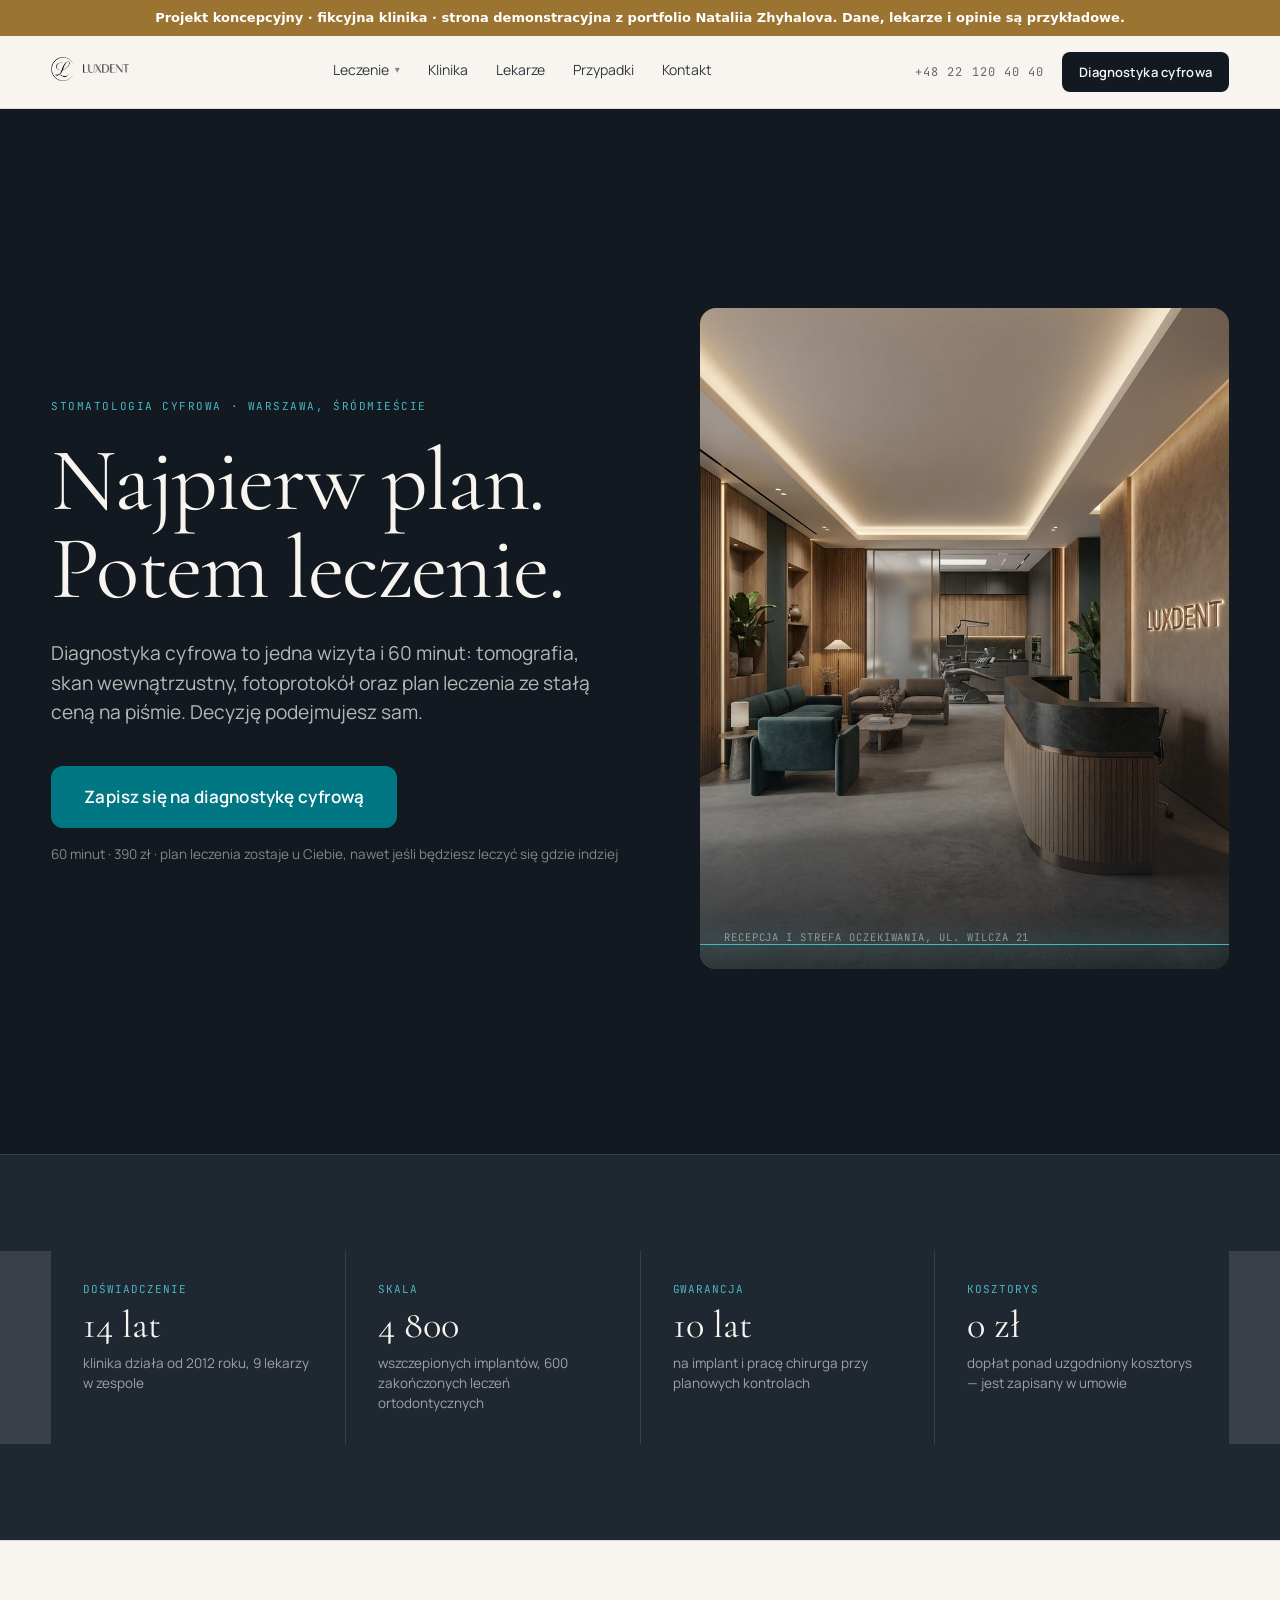
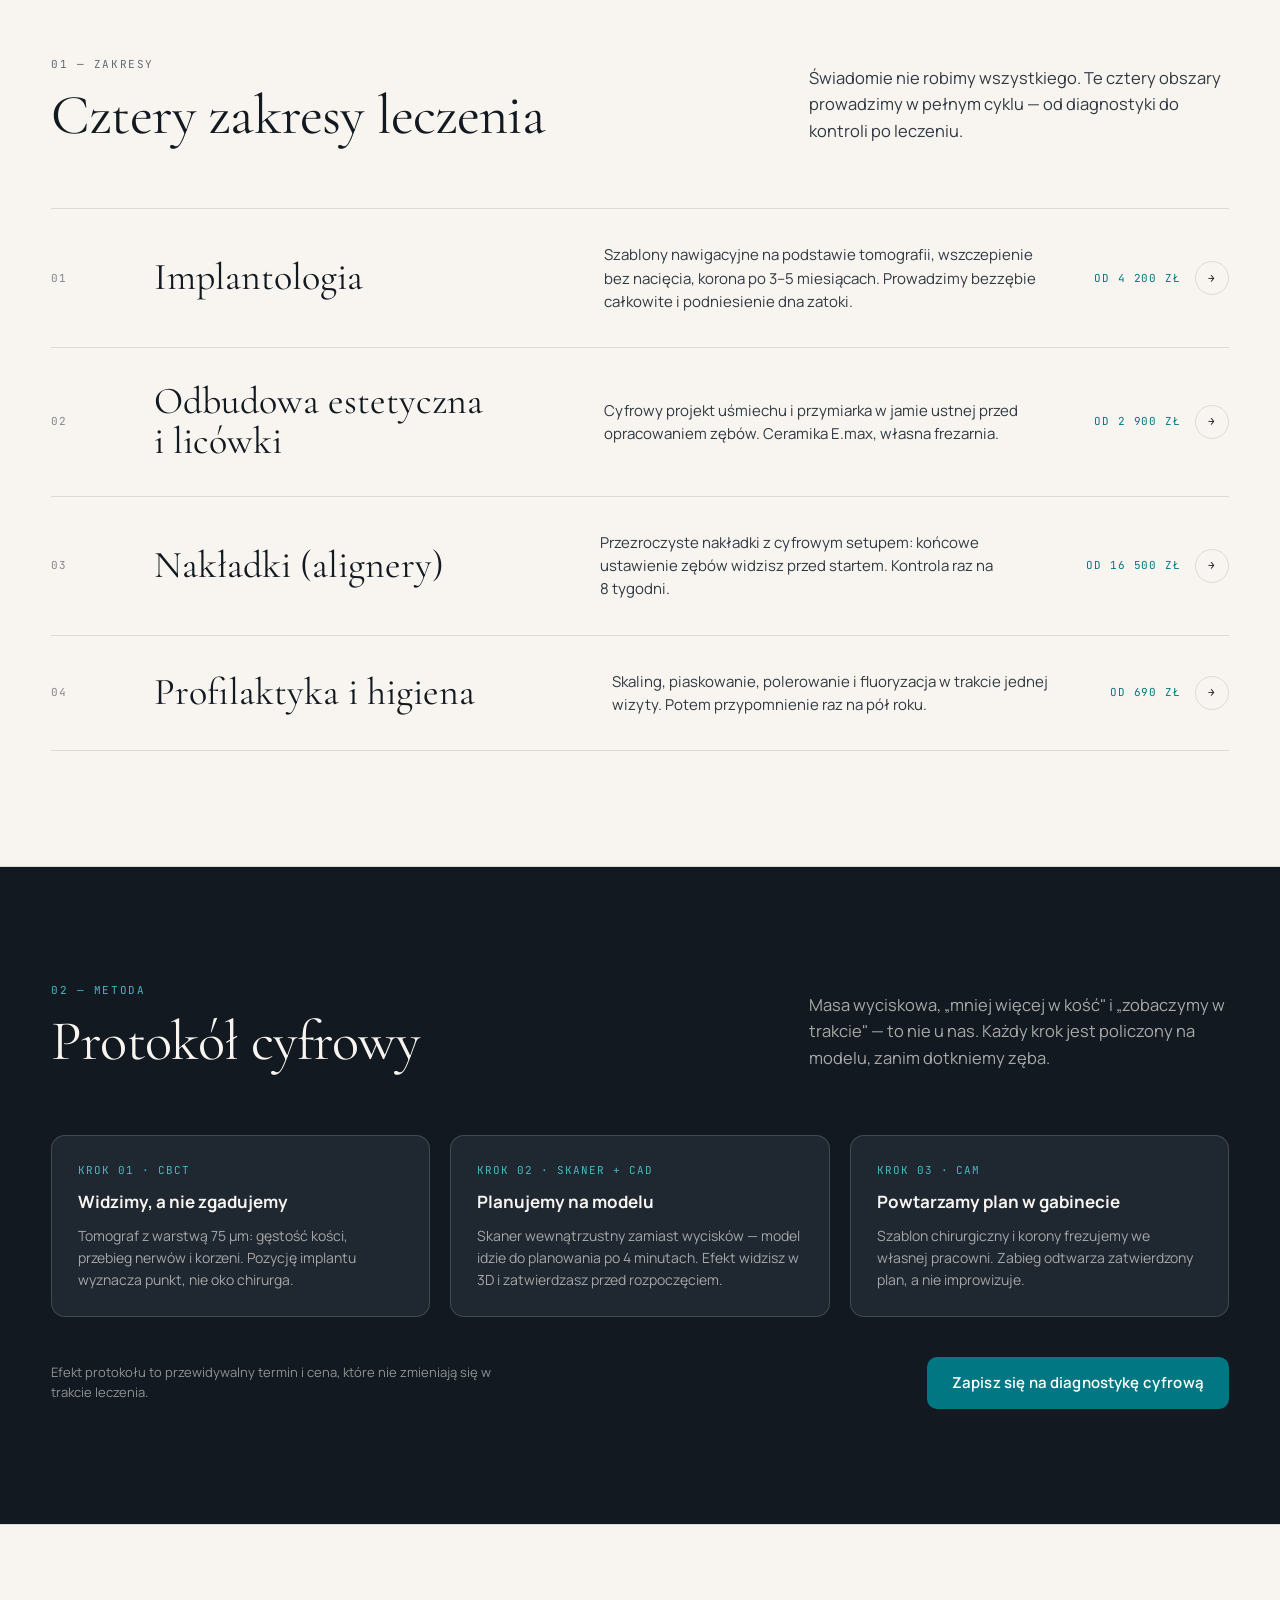
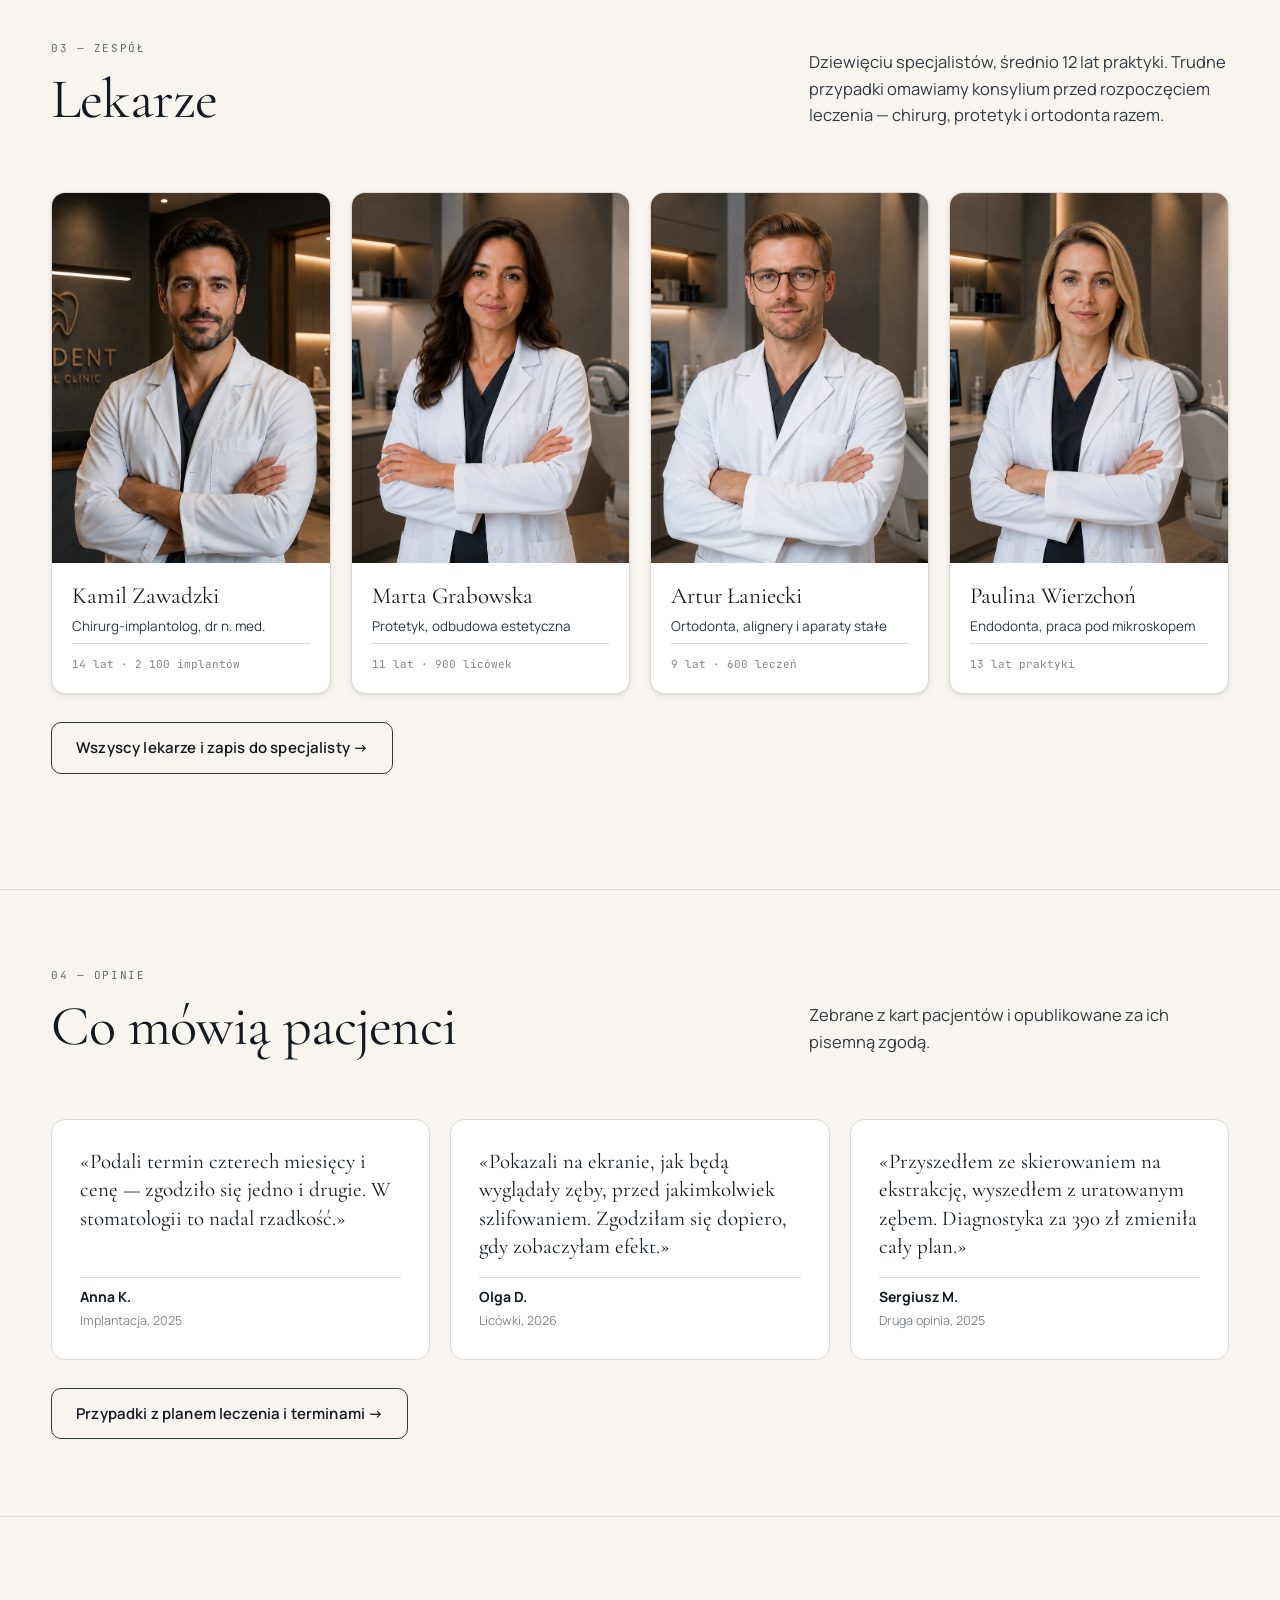
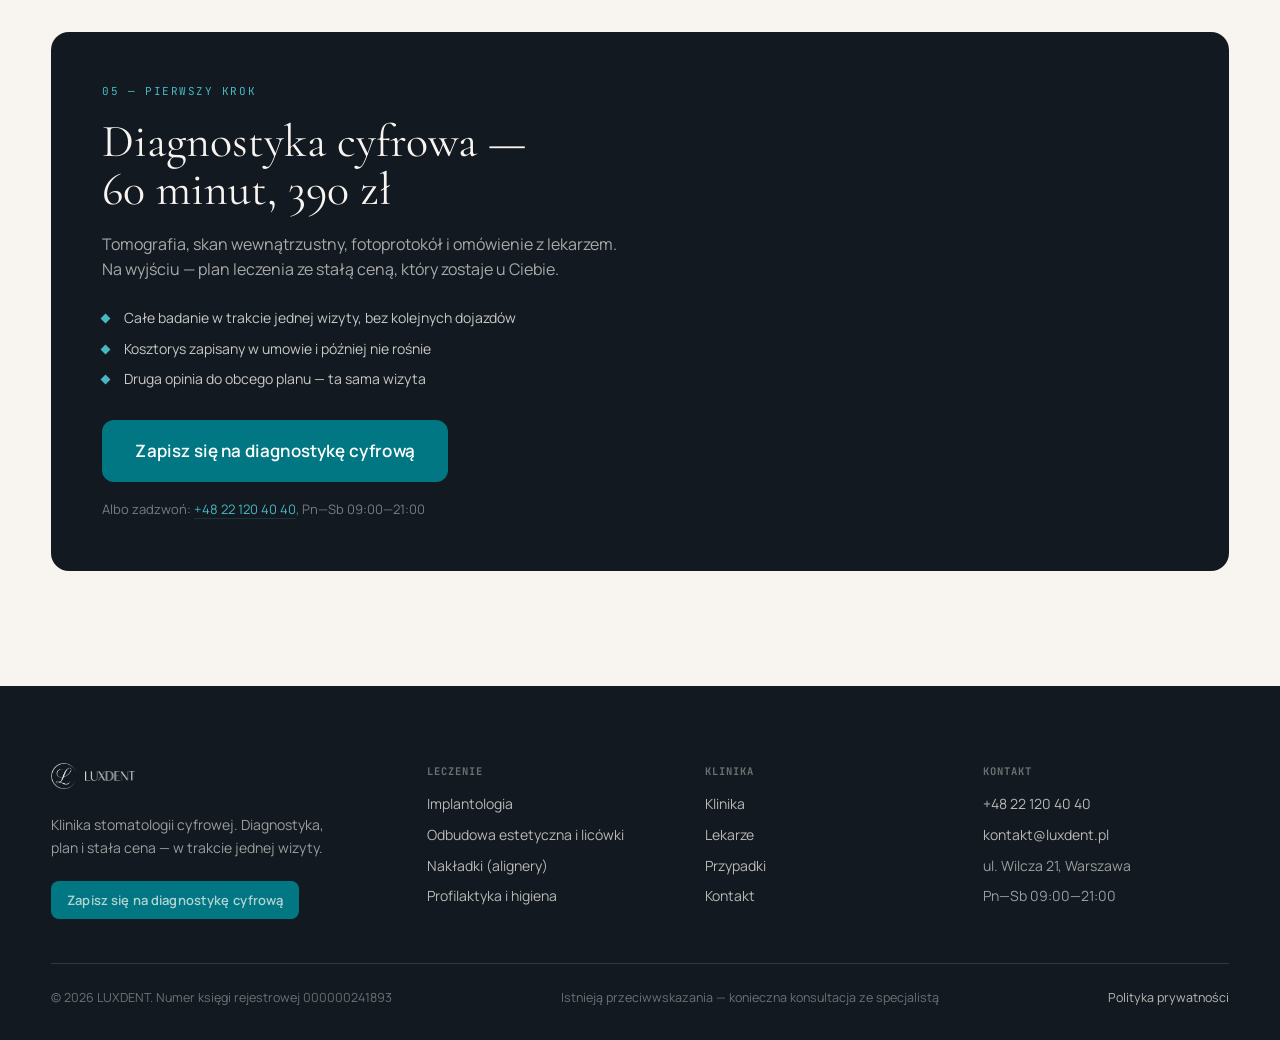
<file: luxdent/index.html>
<!DOCTYPE html>
<html lang="pl">
<head>
<meta charset="utf-8">
<meta name="viewport" content="width=device-width,initial-scale=1">
<title>LUXDENT — stomatologia cyfrowa w Warszawie</title>
<link rel="preconnect" href="https://fonts.googleapis.com"><link rel="preconnect" href="https://fonts.gstatic.com" crossorigin>
<link href="https://fonts.googleapis.com/css2?family=Cormorant+Garamond:wght@300;400;500;600&family=Manrope:wght@400;500;600;700;800&family=JetBrains+Mono:wght@400;500&display=swap" rel="stylesheet">
<link rel="stylesheet" href="brandbook.css">
<link rel="stylesheet" href="site.css">

<style>*{-webkit-print-color-adjust:exact;print-color-adjust:exact}
@media print{*{animation-delay:-99s!important;animation-duration:.001s!important;animation-iteration-count:1!important;animation-fill-mode:both!important;animation-play-state:running!important;transition-duration:0s!important}.reveal{opacity:1!important;transform:none!important}.s-top{position:static!important;box-shadow:none!important}.burger,.m-panel{display:none!important}.trust .c,.dir,.tech-item,.doc,.rev,.book{break-inside:avoid}.s-head{break-after:avoid}}</style>
</head>
<body class="site">
<main>

<section class="hero" data-screen-label="Pierwszy ekran">
<div class="s-wrap in">
<div>
<div class="s-eyebrow" style="color:var(--aqua)">Stomatologia cyfrowa · Warszawa, Śródmieście</div>
<h1>Najpierw plan.<br>Potem leczenie.</h1>
<p class="sub">Diagnostyka cyfrowa to jedna wizyta i 60 minut: tomografia, skan wewnątrzustny, fotoprotokół oraz plan leczenia ze stałą ceną na piśmie. Decyzję podejmujesz sam.</p>
<div class="cta"><a class="btn btn-acc btn-lg" href="page-contacts.html#book">Zapisz się na diagnostykę cyfrową</a></div>
<p class="note" style="color:oklch(0.972 0.008 85/.5);margin-top:16px;font-size:13.5px">60 minut · 390 zł · plan leczenia zostaje u Ciebie, nawet jeśli będziesz leczyć się gdzie indziej</p>
</div>
<div class="hero-media"><img src="assets/interior-reception.jpg" alt="Recepcja kliniki LUXDENT"><div class="scan"></div><div class="cap">Recepcja i strefa oczekiwania, ul. Wilcza 21</div></div>
</div>
</section>

<section class="trust" data-screen-label="Zaufanie">
<div class="s-wrap in">
<div class="c"><div class="mono">Doświadczenie</div><b>14 lat</b><span>klinika działa od 2012 roku, 9 lekarzy w zespole</span></div>
<div class="c"><div class="mono">Skala</div><b>4 800</b><span>wszczepionych implantów, 600 zakończonych leczeń ortodontycznych</span></div>
<div class="c"><div class="mono">Gwarancja</div><b>10 lat</b><span>na implant i pracę chirurga przy planowych kontrolach</span></div>
<div class="c"><div class="mono">Kosztorys</div><b>0 zł</b><span>dopłat ponad uzgodniony kosztorys — jest zapisany w umowie</span></div>
</div>
</section>

<section class="s-sec" id="directions" data-screen-label="Zakresy leczenia">
<div class="s-wrap">
<div class="s-head reveal"><div><div class="s-eyebrow">01 — Zakresy</div><h2 class="s-h2" style="margin-top:14px">Cztery zakresy leczenia</h2></div><p>Świadomie nie robimy wszystkiego. Te cztery obszary prowadzimy w pełnym cyklu — od diagnostyki do kontroli po leczeniu.</p></div>
<div class="dirs reveal">
<a class="dir" href="page-implants.html"><div class="n">01</div><h3>Implantologia</h3><p>Szablony nawigacyjne na podstawie tomografii, wszczepienie bez nacięcia, korona po 3–5 miesiącach. Prowadzimy bezzębie całkowite i podniesienie dna zatoki.</p><div class="go">od 4 200 zł <i>→</i></div></a>
<a class="dir" href="page-veneers.html"><div class="n">02</div><h3>Odbudowa estetyczna i licówki</h3><p>Cyfrowy projekt uśmiechu i przymiarka w jamie ustnej przed opracowaniem zębów. Ceramika E.max, własna frezarnia.</p><div class="go">od 2 900 zł <i>→</i></div></a>
<a class="dir" href="page-aligners.html"><div class="n">03</div><h3>Nakładki (alignery)</h3><p>Przezroczyste nakładki z cyfrowym setupem: końcowe ustawienie zębów widzisz przed startem. Kontrola raz na 8 tygodni.</p><div class="go">od 16 500 zł <i>→</i></div></a>
<a class="dir" href="page-hygiene.html"><div class="n">04</div><h3>Profilaktyka i higiena</h3><p>Skaling, piaskowanie, polerowanie i fluoryzacja w trakcie jednej wizyty. Potem przypomnienie raz na pół roku.</p><div class="go">od 690 zł <i>→</i></div></a>
</div>
</div>
</section>

<section class="s-sec tech" id="protocol" data-screen-label="Protokół cyfrowy">
<div class="s-wrap">
<div class="s-head reveal"><div><div class="s-eyebrow" style="color:var(--aqua)">02 — Metoda</div><h2 class="s-h2" style="margin-top:14px;color:var(--bone)">Protokół cyfrowy</h2></div><p style="color:oklch(0.972 0.008 85/.66)">Masa wyciskowa, „mniej więcej w kość" i „zobaczymy w trakcie" — to nie u nas. Każdy krok jest policzony na modelu, zanim dotkniemy zęba.</p></div>
<div class="grid3">
<div class="tech-item reveal"><div class="mono">Krok 01 · CBCT</div><h4>Widzimy, a nie zgadujemy</h4><p>Tomograf z warstwą 75 µm: gęstość kości, przebieg nerwów i korzeni. Pozycję implantu wyznacza punkt, nie oko chirurga.</p></div>
<div class="tech-item reveal"><div class="mono">Krok 02 · skaner + CAD</div><h4>Planujemy na modelu</h4><p>Skaner wewnątrzustny zamiast wycisków — model idzie do planowania po 4 minutach. Efekt widzisz w 3D i zatwierdzasz przed rozpoczęciem.</p></div>
<div class="tech-item reveal"><div class="mono">Krok 03 · CAM</div><h4>Powtarzamy plan w gabinecie</h4><p>Szablon chirurgiczny i korony frezujemy we własnej pracowni. Zabieg odtwarza zatwierdzony plan, a nie improwizuje.</p></div>
</div>
<div class="row reveal" style="margin-top:40px;justify-content:space-between;gap:20px"><span class="note" style="color:oklch(0.972 0.008 85/.55);max-width:56ch">Efekt protokołu to przewidywalny termin i cena, które nie zmieniają się w trakcie leczenia.</span><a class="btn btn-acc" href="page-contacts.html#book">Zapisz się na diagnostykę cyfrową</a></div>
</div>
</section>

<section class="s-sec" data-screen-label="Lekarze">
<div class="s-wrap">
<div class="s-head reveal"><div><div class="s-eyebrow">03 — Zespół</div><h2 class="s-h2" style="margin-top:14px">Lekarze</h2></div><p>Dziewięciu specjalistów, średnio 12 lat praktyki. Trudne przypadki omawiamy konsylium przed rozpoczęciem leczenia — chirurg, protetyk i ortodonta razem.</p></div>
<div class="docs">
<article class="doc reveal"><div class="ph"><img src="assets/doc-vereshchak.jpg" alt="Kamil Zawadzki"></div><div class="b"><h4>Kamil Zawadzki</h4><div class="role">Chirurg-implantolog, dr n. med.</div><div class="exp">14 lat · 2 100 implantów</div></div></article>
<article class="doc reveal"><div class="ph"><img src="assets/doc-lanskoy.jpg" alt="Marta Grabowska"></div><div class="b"><h4>Marta Grabowska</h4><div class="role">Protetyk, odbudowa estetyczna</div><div class="exp">11 lat · 900 licówek</div></div></article>
<article class="doc reveal"><div class="ph"><img src="assets/doc-groza.jpg" alt="Artur Łaniecki"></div><div class="b"><h4>Artur Łaniecki</h4><div class="role">Ortodonta, alignery i aparaty stałe</div><div class="exp">9 lat · 600 leczeń</div></div></article>
<article class="doc reveal"><div class="ph"><img src="assets/doc-osipov.jpg" alt="Paulina Wierzchoń"></div><div class="b"><h4>Paulina Wierzchoń</h4><div class="role">Endodonta, praca pod mikroskopem</div><div class="exp">13 lat praktyki</div></div></article>
</div>
<div class="row reveal" style="margin-top:28px"><a class="btn btn-sec" href="page-doctors.html">Wszyscy lekarze i zapis do specjalisty →</a></div>
</div>
</section>

<section class="s-sec tight" data-screen-label="Opinie">
<div class="s-wrap">
<div class="s-head reveal"><div><div class="s-eyebrow">04 — Opinie</div><h2 class="s-h2" style="margin-top:14px">Co mówią pacjenci</h2></div><p>Zebrane z kart pacjentów i opublikowane za ich pisemną zgodą.</p></div>
<div class="revs">
<div class="rev reveal"><q>Podali termin czterech miesięcy i cenę — zgodziło się jedno i drugie. W stomatologii to nadal rzadkość.</q><div class="who"><b>Anna K.</b><span>Implantacja, 2025</span></div></div>
<div class="rev reveal"><q>Pokazali na ekranie, jak będą wyglądały zęby, przed jakimkolwiek szlifowaniem. Zgodziłam się dopiero, gdy zobaczyłam efekt.</q><div class="who"><b>Olga D.</b><span>Licówki, 2026</span></div></div>
<div class="rev reveal"><q>Przyszedłem ze skierowaniem na ekstrakcję, wyszedłem z uratowanym zębem. Diagnostyka za 390 zł zmieniła cały plan.</q><div class="who"><b>Sergiusz M.</b><span>Druga opinia, 2025</span></div></div>
</div>
<div class="row reveal" style="margin-top:28px"><a class="btn btn-sec" href="page-cases.html">Przypadki z planem leczenia i terminami →</a></div>
</div>
</section>

<section class="s-sec" data-screen-label="Zapis końcowy">
<div class="s-wrap">
<div class="book reveal" style="grid-template-columns:1fr">
<div class="l" style="align-items:flex-start;text-align:left;max-width:760px">
<div class="s-eyebrow" style="color:var(--aqua)">05 — Pierwszy krok</div>
<h2>Diagnostyka cyfrowa —<br>60 minut, 390 zł</h2>
<p style="max-width:52ch">Tomografia, skan wewnątrzustny, fotoprotokół i omówienie z lekarzem. Na wyjściu — plan leczenia ze stałą ceną, który zostaje u Ciebie.</p>
<ul class="ticks" style="margin-top:6px"><li>Całe badanie w trakcie jednej wizyty, bez kolejnych dojazdów</li><li>Kosztorys zapisany w umowie i później nie rośnie</li><li>Druga opinia do obcego planu — ta sama wizyta</li></ul>
<a class="btn btn-acc btn-lg" href="page-contacts.html#book" style="margin-top:12px">Zapisz się na diagnostykę cyfrową</a>
<span class="note" style="color:oklch(0.972 0.008 85/.45)">Albo zadzwoń: <a href="tel:+48221204040" style="color:var(--aqua)">+48 22 120 40 40</a>, Pn—Sb 09:00—21:00</span>
</div>
</div>
</div>
</section>

</main>
<script src="site-shell.js"></script>
</body>
</html>
</file>
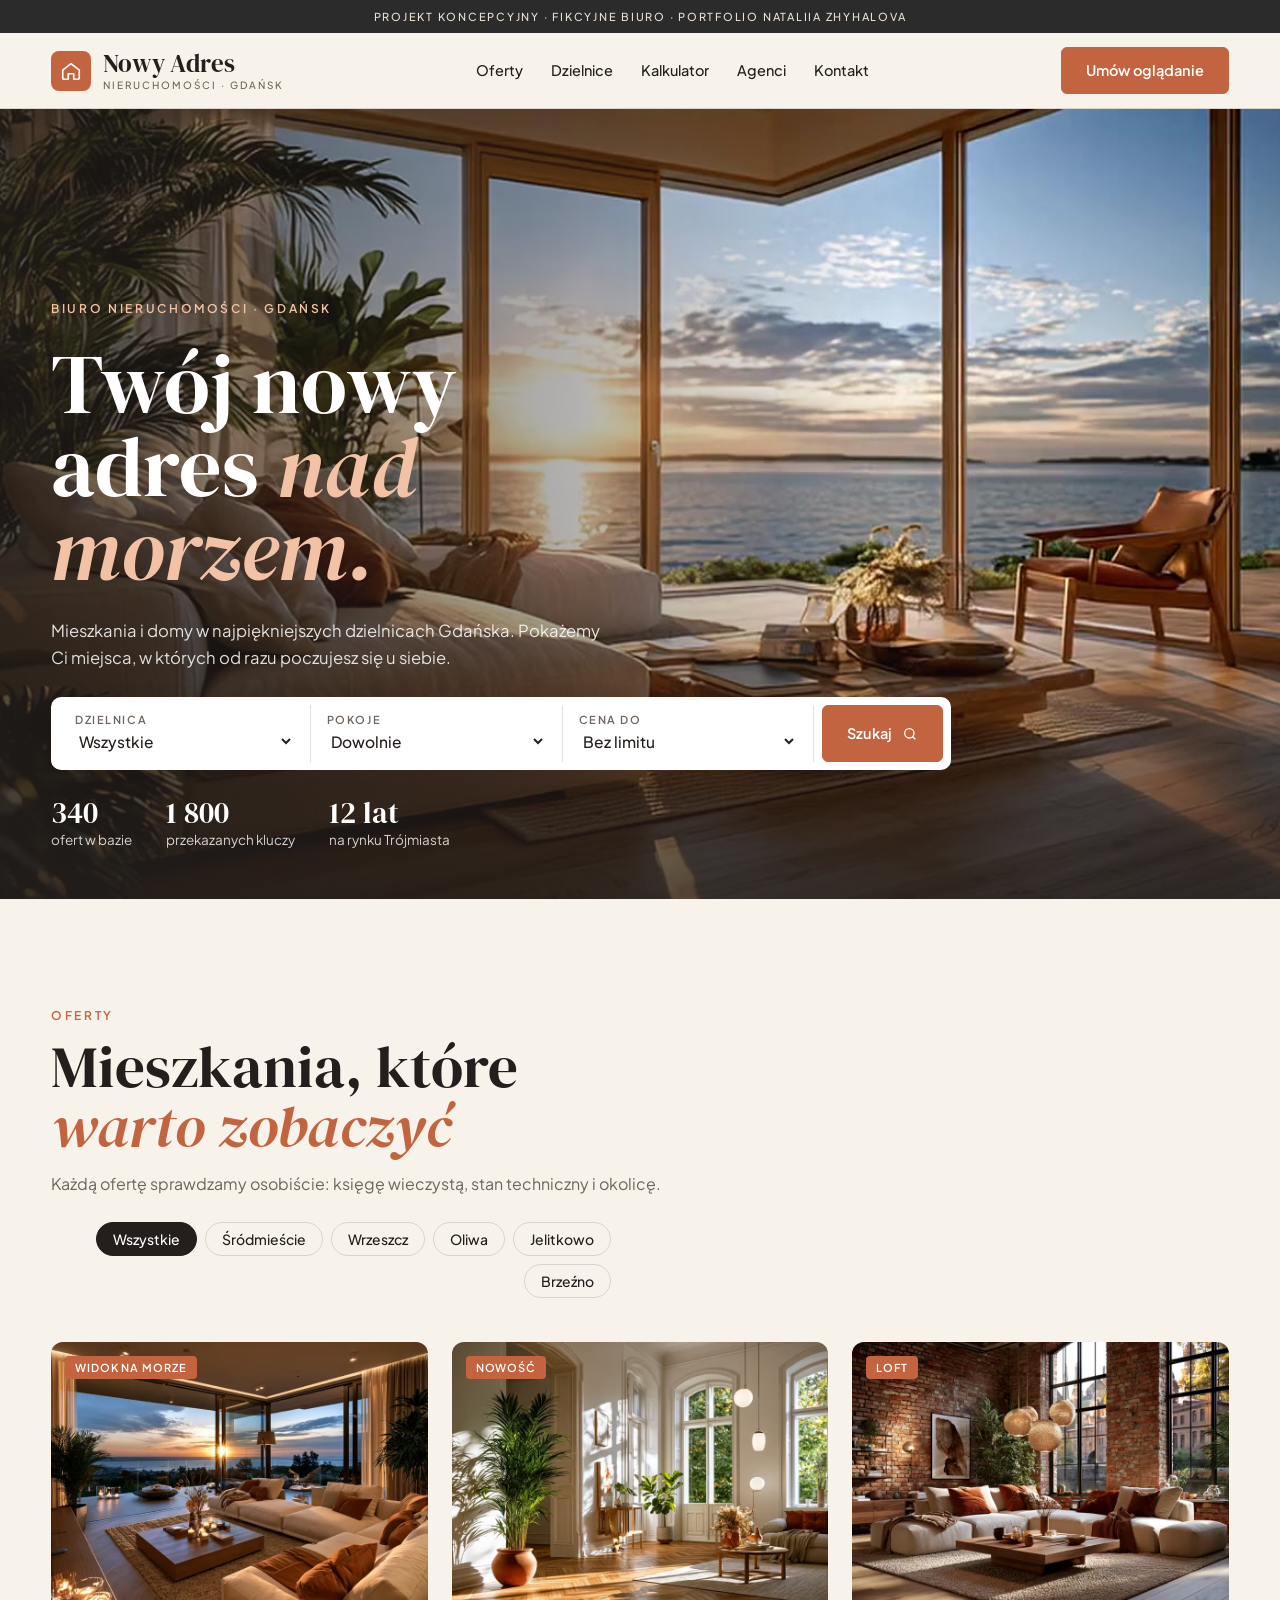
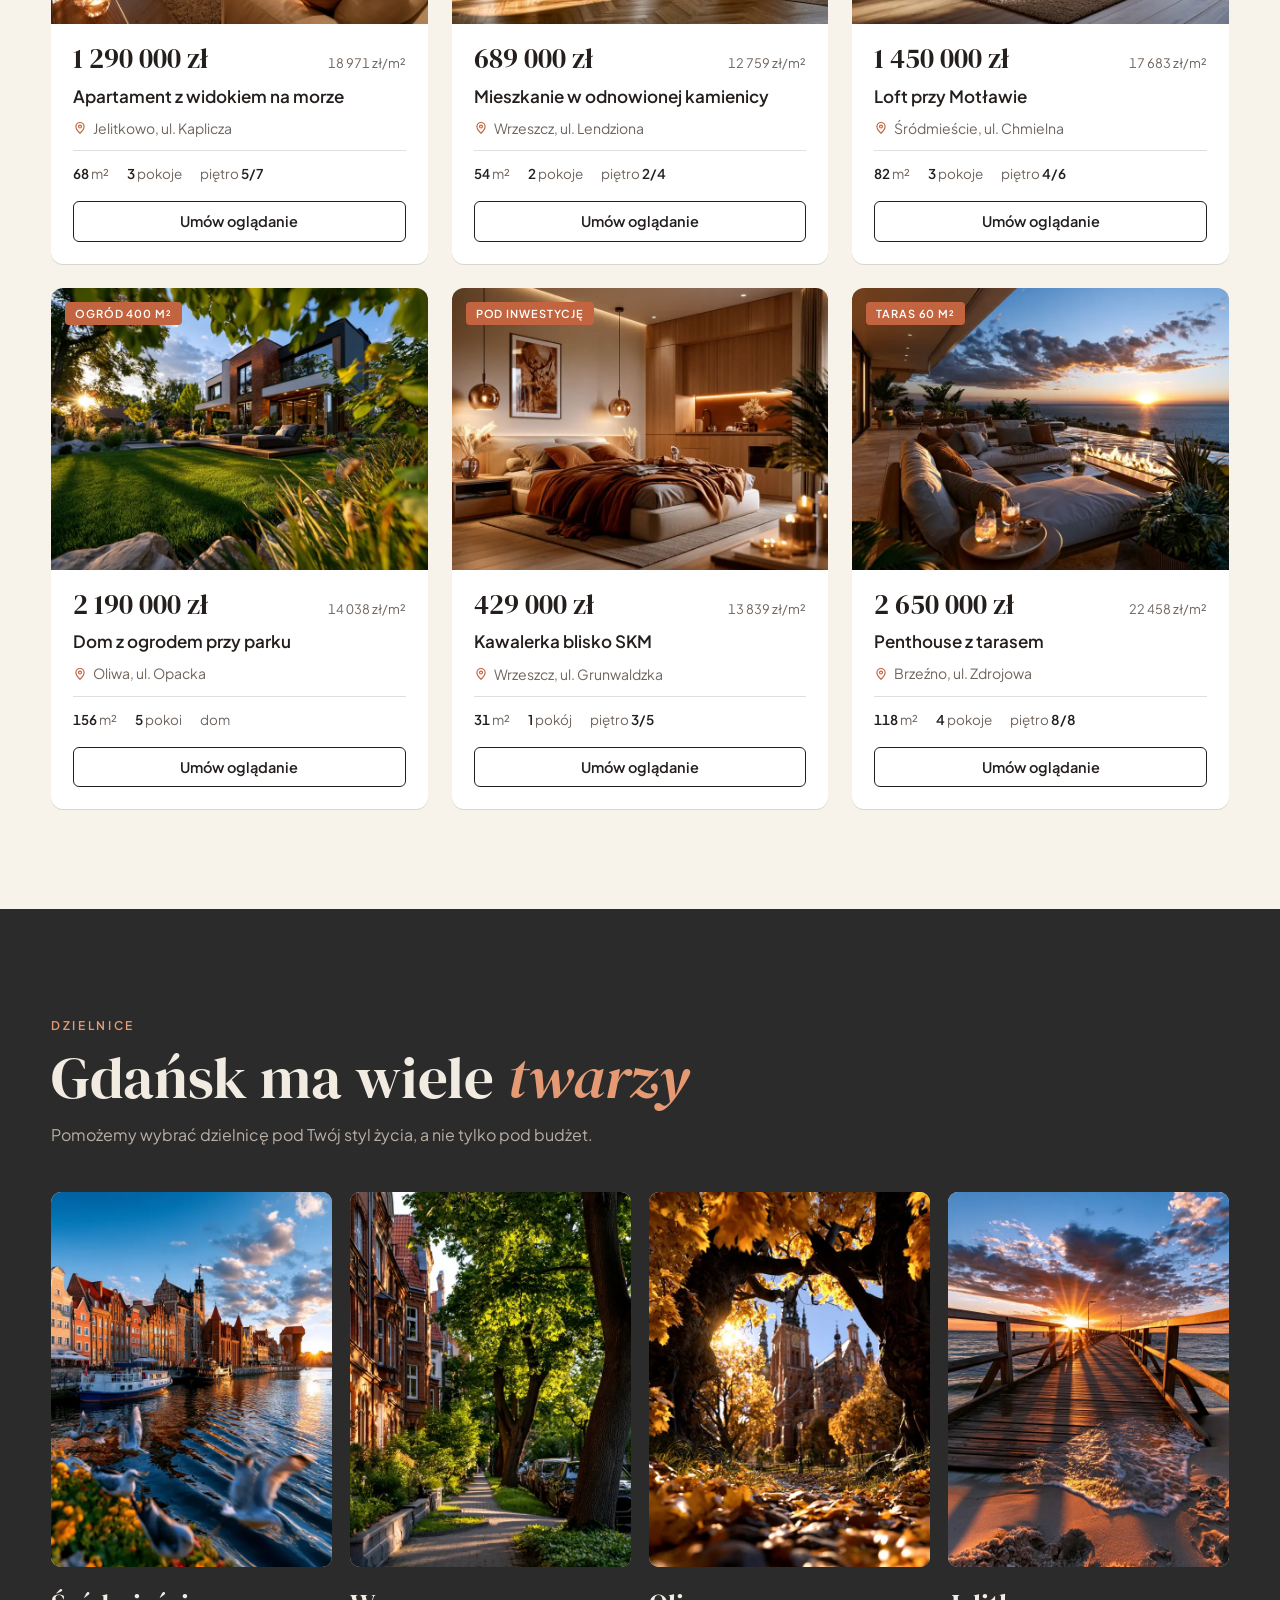
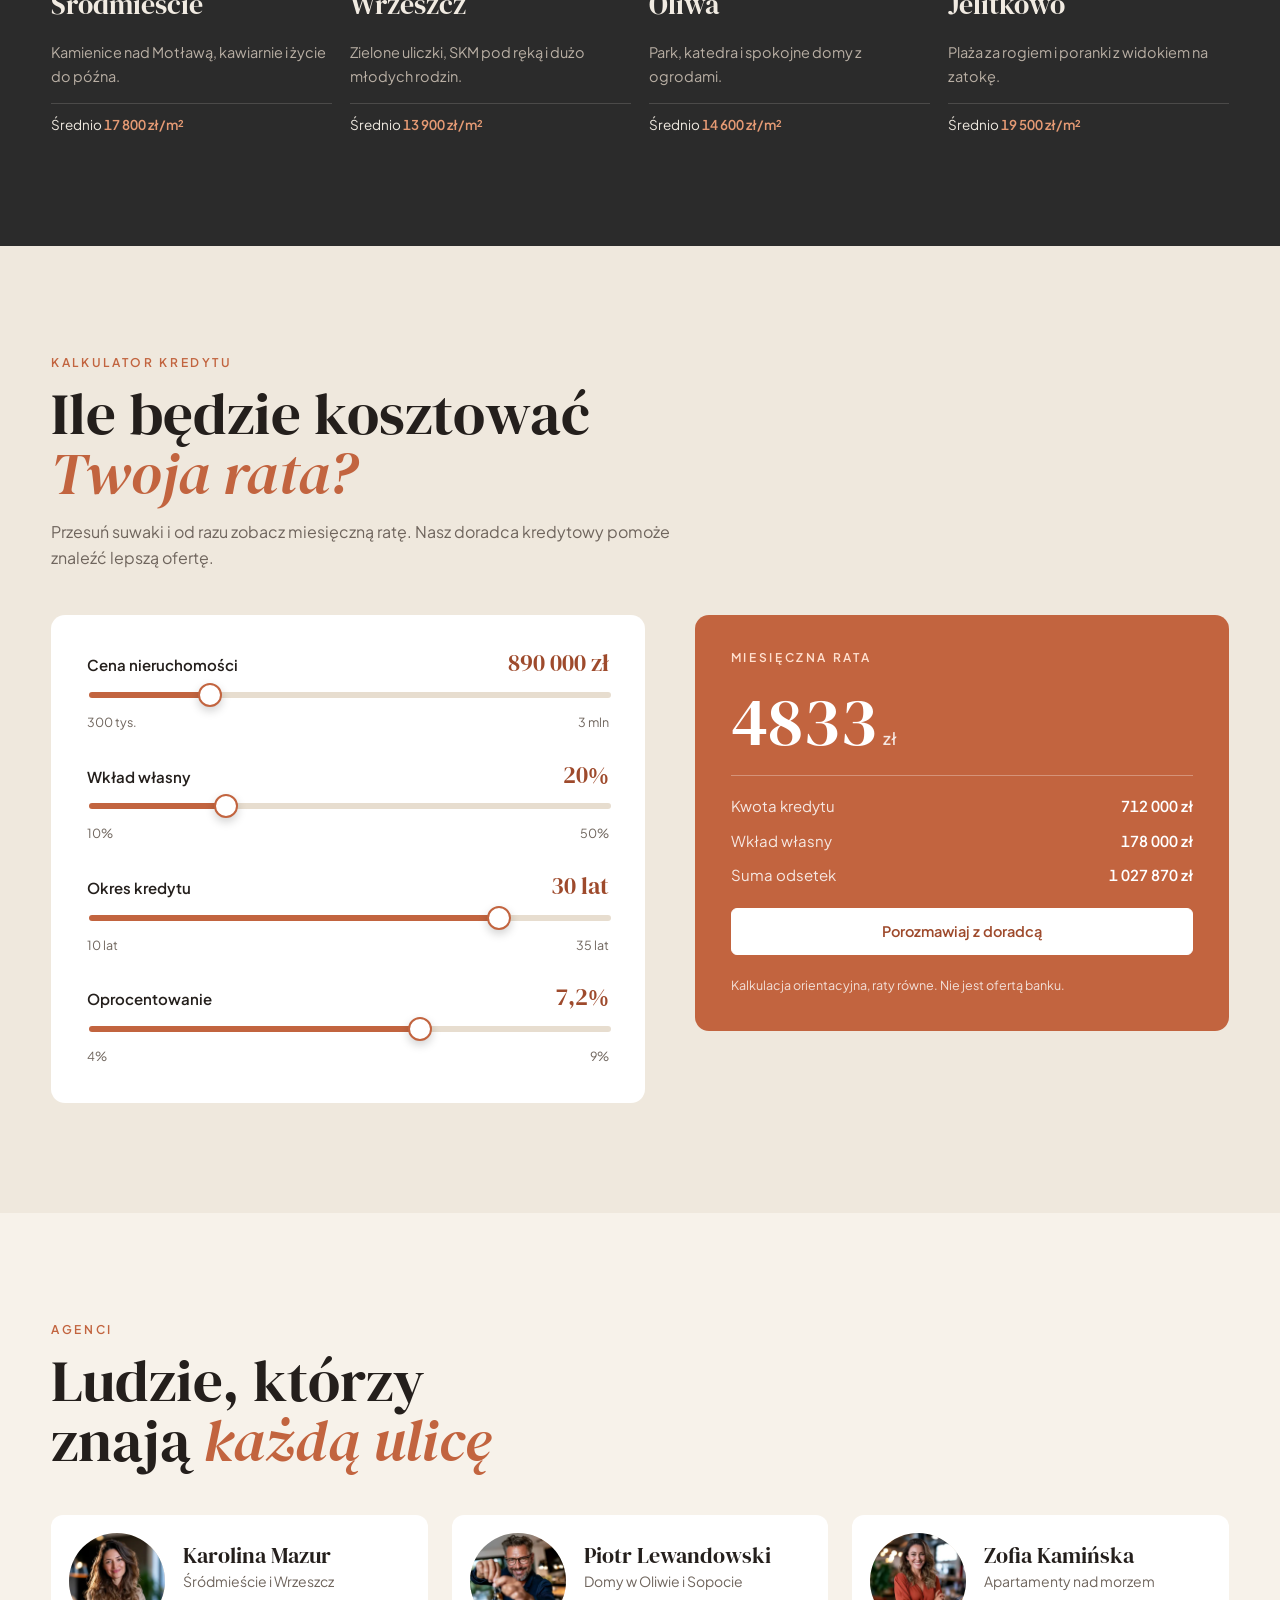
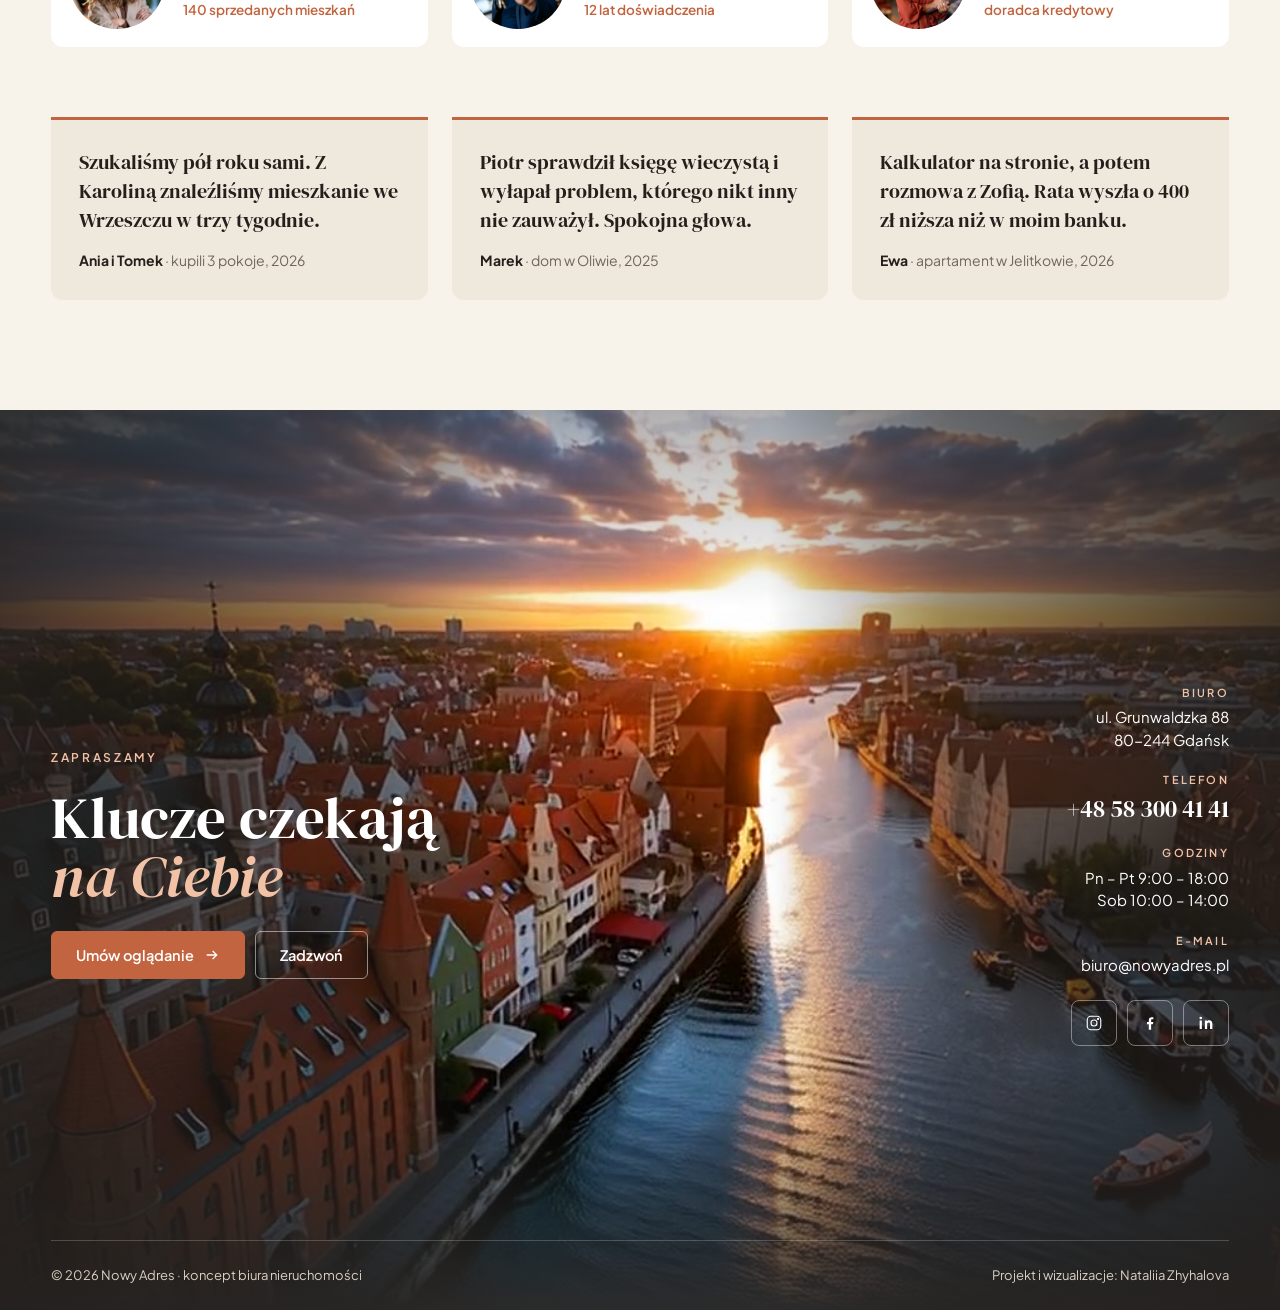
<file: nowy-adres/index.html>
<!doctype html>
<html lang="pl">
<head>
<meta charset="utf-8">
<meta name="viewport" content="width=device-width, initial-scale=1, viewport-fit=cover">
<title>Nowy Adres — nieruchomości w Gdańsku</title>
<meta name="claude:viewport-fit-sides" content="cover">
<meta name="description" content="Nowy Adres — biuro nieruchomości w Gdańsku. Mieszkania i domy nad morzem, dzielnice, kalkulator kredytu. Projekt koncepcyjny.">
<link rel="preconnect" href="https://fonts.googleapis.com">
<link rel="preconnect" href="https://fonts.gstatic.com" crossorigin>
<link rel="stylesheet" href="https://fonts.googleapis.com/css2?family=DM+Serif+Display:ital@0;1&family=Plus+Jakarta+Sans:wght@300;400;500;600;700&display=swap">
<style>
/* Terracotta and limestone: a warm Mediterranean-modern estate agency by the Baltic.
   Layout: video hero with a working search → listings that the search filters → districts on graphite → live mortgage calculator → agents and reviews → sunset finale with contacts. */
:root {
  --terra: #c2643f;
  --terra-deep: #9e4a2c;
  --stone: #efe8dd;
  --paper: #f7f2ea;
  --graphite: #2b2b2b;
  --brass: #b08d57;
  --ink: #241f1c;
  --muted: #6f655d;
  --line: rgba(36,31,28,.14);
  --display: "DM Serif Display", "Iowan Old Style", Georgia, serif;
  --body: "Plus Jakarta Sans", "Avenir Next", "Segoe UI", Arial, sans-serif;
  --gutter: max(20px, 4vw);
  color-scheme: light;
}
* { box-sizing: border-box; }
html { scroll-behavior: smooth; background: var(--paper); }
body { margin: 0; background: var(--paper); color: var(--ink); font: 400 16px/1.65 var(--body); -webkit-font-smoothing: antialiased; overflow-x: hidden; }
body::before { content: ""; position: fixed; inset: 0 0 auto; height: env(safe-area-inset-top, 0px); z-index: 60; background: var(--graphite); }
img, video { max-width: 100%; display: block; }
a { color: inherit; text-decoration: none; }
:focus-visible { outline: 2px solid var(--terra); outline-offset: 3px; }
.wrap { width: 100%; max-width: 1280px; margin-inline: auto; padding-left: max(var(--gutter), env(safe-area-inset-left, 0px)); padding-right: max(var(--gutter), env(safe-area-inset-right, 0px)); }
.label { font: 600 12px/1.2 var(--body); letter-spacing: .22em; text-transform: uppercase; color: var(--terra); }
h1, h2, h3 { font-family: var(--display); font-weight: 400; margin: 0; text-wrap: balance; }
h1 em, h2 em { font-style: italic; color: var(--terra); }
.num { font-variant-numeric: tabular-nums lining-nums; }

.btn { display: inline-flex; align-items: center; justify-content: center; gap: 10px; padding: 15px 24px; border-radius: 6px; border: 1.5px solid var(--ink); background: transparent; color: var(--ink); font: 600 14.5px/1 var(--body); cursor: pointer; transition: background .25s ease, color .25s ease, border-color .25s ease, transform .25s ease; }
.btn:hover { transform: translateY(-1px); }
.btn--terra { background: var(--terra); border-color: var(--terra); color: #fff; }
.btn--terra:hover { background: var(--terra-deep); border-color: var(--terra-deep); }
.btn--light { border-color: rgba(255,255,255,.5); color: #fff; }
.btn--light:hover { background: #fff; color: var(--ink); }
.btn svg { width: 16px; height: 16px; }

/* demo strip + nav */
.demo { background: var(--graphite); color: #e8dfd3; text-align: center; font: 500 11px/1.4 var(--body); letter-spacing: .16em; text-transform: uppercase; padding: 9px var(--gutter); }
.nav { position: sticky; top: env(safe-area-inset-top, 0px); z-index: 50; background: rgba(247,242,234,.92); backdrop-filter: blur(12px); -webkit-backdrop-filter: blur(12px); border-bottom: 1px solid var(--line); }
.nav .wrap { display: flex; align-items: center; justify-content: space-between; gap: 24px; padding-block: 14px; }
.logo { display: flex; align-items: center; gap: 12px; line-height: 1; }
.logo__mark { width: 40px; height: 40px; border-radius: 8px; background: var(--terra); display: grid; place-items: center; color: #fff; }
.logo__mark svg { width: 22px; height: 22px; }
.logo b { display: block; font: 400 25px/1 var(--display); }
.logo small { display: block; margin-top: 4px; font: 500 10px/1 var(--body); letter-spacing: .2em; text-transform: uppercase; color: var(--muted); }
.nav ul { display: flex; gap: 28px; list-style: none; margin: 0; padding: 0; font-size: 14.5px; font-weight: 500; }
.nav ul a { padding-block: 6px; border-bottom: 2px solid transparent; transition: border-color .25s ease; }
.nav ul a:hover { border-color: var(--terra); }
.menu-btn { display: none; width: 44px; height: 44px; border-radius: 8px; border: 1px solid var(--line); background: transparent; color: var(--ink); cursor: pointer; }
.menu-btn svg { width: 18px; height: 18px; margin: auto; }

/* placeholders until photos and videos arrive */
.ph { position: relative; overflow: hidden; background-color: #e6dccd;
  background-image: radial-gradient(90% 70% at 25% 20%, rgba(255,255,255,.6), transparent 60%), radial-gradient(70% 60% at 85% 85%, rgba(194,100,63,.3), transparent 60%), linear-gradient(160deg, #eee5d8, #d9c7b2 60%, #e8dccd); }
.ph::after { content: attr(data-label); position: absolute; left: 16px; bottom: 14px; font: italic 400 15px/1 var(--display); color: rgba(36,31,28,.45); }
.ph img, .ph video { position: absolute; inset: 0; width: 100%; height: 100%; object-fit: cover; }
.ph:has(img, video)::after { content: none; }

/* hero with search */
.hero { position: relative; isolation: isolate; min-height: calc(100svh - 110px); display: flex; align-items: flex-end; color: #fff; }
.hero__media { position: absolute; inset: 0; z-index: -2; background-color: #8a6a55; }
.hero__media.ph::after { color: rgba(255,255,255,.6); left: auto; right: 20px; top: 20px; bottom: auto; }
.hero::before { content: ""; position: absolute; inset: 0; z-index: -1; pointer-events: none; background: linear-gradient(90deg, rgba(36,31,28,.72) 0%, rgba(36,31,28,.35) 45%, transparent 70%), linear-gradient(0deg, rgba(36,31,28,.7) 0%, transparent 40%); }
.hero__inner { padding-block: 100px 48px; display: grid; gap: 26px; }
.hero .label { color: #f2c2a6; }
.hero h1 { font-size: clamp(46px, 6.6vw, 98px); line-height: .98; max-width: 11ch; }
.hero h1 em { color: #f2c2a6; }
.hero p { margin: 0; max-width: 46ch; color: rgba(255,255,255,.85); font-size: clamp(16px, 1.3vw, 18.5px); }
.search { display: grid; grid-template-columns: repeat(3, minmax(0, 1fr)) auto; gap: 0; background: #fff; color: var(--ink); border-radius: 10px; padding: 8px; max-width: 900px; box-shadow: 0 30px 60px -30px rgba(0,0,0,.6); }
.search .f { display: grid; gap: 2px; padding: 8px 16px; border-right: 1px solid var(--line); min-width: 0; }
.search label { font: 600 11px/1.2 var(--body); letter-spacing: .14em; text-transform: uppercase; color: var(--muted); }
.search select { border: 0; background: transparent; font: 500 15.5px/1.3 var(--body); color: var(--ink); padding: 2px 0; cursor: pointer; width: 100%; }
.search select:focus { outline: none; }
.search .btn { margin-left: 8px; }
.hero__facts { display: flex; flex-wrap: wrap; gap: 34px; font-size: 13.5px; color: rgba(255,255,255,.8); }
.hero__facts b { display: block; font: 400 30px/1.1 var(--display); color: #fff; }

/* listings */
.offers { padding-block: 110px 100px; }
.head { display: flex; flex-wrap: wrap; justify-content: space-between; align-items: end; gap: 24px; margin-bottom: 44px; }
.head > div { display: grid; gap: 14px; max-width: 640px; }
.head h2 { font-size: clamp(36px, 4.6vw, 62px); line-height: 1.02; }
.head p { margin: 0; color: var(--muted); }
.head > .chips { display: flex; flex-wrap: wrap; gap: 8px; max-width: 560px; justify-content: flex-end; }
@media (max-width: 860px) { .head > .chips { justify-content: flex-start; } }
.chip { padding: 9px 16px; border-radius: 999px; border: 1px solid var(--line); background: transparent; font: 500 14px/1 var(--body); color: var(--ink); cursor: pointer; transition: all .2s ease; }
.chip[aria-pressed="true"] { background: var(--ink); border-color: var(--ink); color: #fff; }
.grid { display: grid; grid-template-columns: repeat(3, minmax(0, 1fr)); gap: 24px; }
.listing { display: grid; background: #fff; border-radius: 12px; overflow: hidden; box-shadow: 0 1px 0 var(--line); transition: transform .35s ease, box-shadow .35s ease; min-width: 0; }
.listing:hover { transform: translateY(-4px); box-shadow: 0 24px 40px -26px rgba(36,31,28,.45); }
.listing .ph { aspect-ratio: 4 / 3; }
.listing .ph img { transition: transform .9s ease; }
.listing:hover .ph img { transform: scale(1.05); }
.badge { position: absolute; left: 14px; top: 14px; z-index: 1; padding: 6px 10px; border-radius: 4px; background: var(--terra); color: #fff; font: 600 11px/1 var(--body); letter-spacing: .08em; text-transform: uppercase; }
.listing__body { padding: 20px 22px 22px; display: grid; gap: 10px; }
.listing__price { display: flex; justify-content: space-between; align-items: baseline; gap: 10px; }
.listing__price b { font: 400 28px/1 var(--display); }
.listing__price span { font-size: 13px; color: var(--muted); }
.listing h3 { font: 600 17px/1.3 var(--body); }
.listing .where { color: var(--muted); font-size: 14px; display: flex; gap: 6px; align-items: center; }
.listing .where svg { width: 14px; height: 14px; color: var(--terra); }
.specs { display: flex; gap: 18px; padding-top: 12px; border-top: 1px solid var(--line); font-size: 13.5px; color: var(--muted); }
.specs b { color: var(--ink); font-weight: 600; }
.listing .btn { margin-top: 6px; padding: 12px 18px; }
.empty { grid-column: 1 / -1; padding: 40px; border: 1px dashed var(--line); border-radius: 12px; text-align: center; color: var(--muted); }

/* districts on graphite */
.districts { background: var(--graphite); color: #f1ebe2; padding-block: 110px; --line: rgba(241,235,226,.16); --muted: #b9afa4; }
.districts h2 em { color: #e59a74; }
.dgrid { display: grid; grid-template-columns: repeat(4, minmax(0, 1fr)); gap: 18px; }
.district { display: grid; gap: 14px; min-width: 0; }
.district .ph { aspect-ratio: 3 / 4; border-radius: 10px; background-color: #4a3e36; }
.district h3 { font-size: 28px; }
.district p { margin: 0; color: var(--muted); font-size: 14.5px; }
.district .avg { font-size: 13.5px; padding-top: 10px; border-top: 1px solid var(--line); }
.district .avg b { color: #e59a74; font-weight: 600; }

/* calculator */
.calc { padding-block: 110px; background: var(--stone); }
.calc__grid { display: grid; grid-template-columns: minmax(0, 1fr) minmax(0, .9fr); gap: 50px; align-items: start; }
.calc__form { display: grid; gap: 30px; background: #fff; padding: 36px; border-radius: 14px; }
.slider { display: grid; gap: 12px; }
.slider__top { display: flex; justify-content: space-between; align-items: baseline; gap: 10px; }
.slider label { font-weight: 600; font-size: 15px; }
.slider output { font: 400 24px/1 var(--display); color: var(--terra-deep); }
input[type=range] { -webkit-appearance: none; appearance: none; width: 100%; height: 6px; border-radius: 99px; background: linear-gradient(90deg, var(--terra) var(--p, 50%), #e7ddcf var(--p, 50%)); cursor: pointer; }
input[type=range]::-webkit-slider-thumb { -webkit-appearance: none; width: 24px; height: 24px; border-radius: 50%; background: #fff; border: 2px solid var(--terra); box-shadow: 0 4px 10px rgba(0,0,0,.18); }
input[type=range]::-moz-range-thumb { width: 22px; height: 22px; border-radius: 50%; background: #fff; border: 2px solid var(--terra); }
.slider small { color: var(--muted); font-size: 12.5px; display: flex; justify-content: space-between; }
.result { background: var(--terra); color: #fff; padding: 36px; border-radius: 14px; display: grid; gap: 20px; position: sticky; top: 110px; }
.result .label { color: #ffe0cf; }
.result .big { font: 400 clamp(46px, 5.4vw, 72px)/1 var(--display); }
.result .big span { font: 500 17px/1 var(--body); margin-left: 6px; opacity: .85; }
.result dl { margin: 0; display: grid; gap: 10px; padding-top: 18px; border-top: 1px solid rgba(255,255,255,.3); }
.result dl div { display: flex; justify-content: space-between; gap: 10px; font-size: 15px; }
.result dt { opacity: .85; }
.result dd { margin: 0; font-weight: 600; }
.result .btn { background: #fff; border-color: #fff; color: var(--terra-deep); }
.result small { opacity: .8; font-size: 12.5px; }

/* agents + reviews */
.team { padding-block: 110px; }
.agents { display: grid; grid-template-columns: repeat(3, minmax(0, 1fr)); gap: 24px; }
.agent { margin: 0; display: grid; grid-template-columns: 96px 1fr; gap: 18px; align-items: center; padding: 18px; background: #fff; border-radius: 12px; min-width: 0; }
.agent .ph { aspect-ratio: 1; border-radius: 50%; }
.agent b { display: block; font: 400 22px/1.2 var(--display); }
.agent span { color: var(--muted); font-size: 14px; }
.agent em { display: block; font-style: normal; color: var(--terra); font-size: 13.5px; font-weight: 600; margin-top: 4px; }
.reviews { display: grid; grid-template-columns: repeat(3, minmax(0, 1fr)); gap: 24px; margin-top: 70px; }
.review { margin: 0; padding: 28px; border-top: 3px solid var(--terra); background: var(--stone); border-radius: 0 0 12px 12px; display: grid; gap: 14px; align-content: start; min-width: 0; }
.review blockquote { margin: 0; font: 400 20px/1.45 var(--display); }
.review figcaption { font-size: 14px; color: var(--muted); }
.review figcaption b { color: var(--ink); }

/* finale */
.finale { position: relative; isolation: isolate; overflow: hidden; min-height: 100svh; display: flex; flex-direction: column; background: var(--graphite); color: #fff; --line: rgba(255,255,255,.2); --muted: #d9cfc4; }
.finale__media { position: absolute; inset: 0; z-index: -2; background-color: #6b4a3a; }
.finale__media.ph::after { content: none; }
.finale::before { content: ""; position: absolute; inset: 0; z-index: -1; pointer-events: none; background: linear-gradient(90deg, rgba(36,31,28,.85) 0%, rgba(36,31,28,.45) 28%, transparent 42%, transparent 60%, rgba(36,31,28,.45) 74%, rgba(36,31,28,.85) 100%), linear-gradient(180deg, rgba(36,31,28,.35) 0%, transparent 22%, transparent 78%, var(--graphite) 100%); }
.finale__grid { flex: 1; display: grid; grid-template-columns: minmax(0, 1fr) minmax(0, 1fr); align-items: center; gap: 40px; padding-block: 110px 30px; }
.finale__left { display: grid; gap: 24px; max-width: 400px; }
.finale .label { color: #f2c2a6; }
.finale h2 { font-size: clamp(40px, 4.6vw, 68px); line-height: 1; }
.finale h2 em { color: #f2c2a6; }
.finale__btns { display: flex; flex-wrap: wrap; gap: 10px; }
.finale__right { justify-self: end; display: grid; gap: 24px; justify-items: end; text-align: right; max-width: 300px; }
.info { display: grid; gap: 20px; }
.info div { display: grid; gap: 4px; min-width: 0; }
.info small { font-size: 11px; letter-spacing: .2em; text-transform: uppercase; color: #f2c2a6; font-weight: 600; }
.info span { font-size: 15px; line-height: 1.5; }
.info .big { font: 400 24px/1.3 var(--display); }
.socials { display: flex; gap: 10px; }
.social { width: 46px; height: 46px; border-radius: 8px; display: grid; place-items: center; border: 1px solid rgba(255,255,255,.4); transition: background .25s ease, color .25s ease; }
.social:hover { background: #fff; color: var(--ink); }
.social svg { width: 18px; height: 18px; }
footer { padding-block: 24px; display: flex; flex-wrap: wrap; justify-content: space-between; gap: 12px; font-size: 13px; color: var(--muted); border-top: 1px solid var(--line); }

/* booking dialog */
.dialog { width: min(480px, calc(100vw - 32px)); padding: 0; border: 0; border-radius: 14px; background: var(--paper); color: var(--ink); box-shadow: 0 40px 80px -30px rgba(0,0,0,.55); }
.dialog::backdrop { background: rgba(36,31,28,.5); backdrop-filter: blur(5px); }
.book { padding: 36px 30px 28px; display: grid; gap: 14px; position: relative; }
.book h3 { font-size: 32px; }
.book h3 em { font-style: italic; color: var(--terra); }
.book > p { margin: -6px 0 4px; color: var(--muted); font-size: 15px; }
.close { position: absolute; top: 14px; right: 14px; width: 40px; height: 40px; border-radius: 8px; border: 1px solid var(--line); background: transparent; color: var(--ink); cursor: pointer; display: grid; place-items: center; }
.close svg { width: 16px; height: 16px; }
.field { display: grid; gap: 6px; }
.field label { font-size: 12px; font-weight: 600; letter-spacing: .1em; text-transform: uppercase; color: var(--muted); }
.field input, .field select { width: 100%; padding: 13px 14px; border-radius: 8px; border: 1px solid var(--line); background: #fff; color: var(--ink); font: 400 15px/1.2 var(--body); }
.field input:focus, .field select:focus { outline: none; border-color: var(--terra); box-shadow: 0 0 0 3px rgba(194,100,63,.18); }
.row2 { display: grid; grid-template-columns: 1fr 1fr; gap: 12px; }
.ok { margin: 0; padding: 13px 15px; background: var(--stone); border-radius: 8px; font-size: 14.5px; }

/* responsive */
@media (max-width: 1080px) {
  .grid { grid-template-columns: repeat(2, minmax(0, 1fr)); }
  .dgrid { grid-template-columns: repeat(2, minmax(0, 1fr)); }
  .agents, .reviews { grid-template-columns: minmax(0, 1fr); max-width: 620px; }
  .calc__grid { grid-template-columns: minmax(0, 1fr); }
  .result { position: static; }
}
@media (max-width: 860px) {
  .nav ul, .nav .btn { display: none; }
  .menu-btn { display: grid; }
  .nav.is-open ul { display: grid; position: absolute; top: 100%; left: 0; right: 0; background: var(--paper); border-bottom: 1px solid var(--line); padding: 6px max(var(--gutter), env(safe-area-inset-right, 0px)) 16px max(var(--gutter), env(safe-area-inset-left, 0px)); gap: 0; }
  .nav.is-open ul a { display: block; padding: 15px 0; border-bottom: 1px solid var(--line); font-size: 16px; }
  .search { grid-template-columns: minmax(0, 1fr) minmax(0, 1fr); }
  .search .f { border-right: 0; border-bottom: 1px solid var(--line); }
  .search .btn { grid-column: 1 / -1; margin: 8px 0 0; }
  .finale { min-height: 0; }
  .finale__media { position: relative; inset: auto; aspect-ratio: 16 / 9; z-index: 0; }
  .finale::before { content: none; }
  .finale__grid { grid-template-columns: minmax(0, 1fr); padding-block: 40px 20px; }
  .finale__left { max-width: none; }
  .finale__right { justify-self: start; justify-items: start; text-align: left; max-width: none; }
}
@media (max-width: 600px) {
  .grid, .dgrid { grid-template-columns: minmax(0, 1fr); }
  .offers, .districts, .calc, .team { padding-block: 80px; }
  .calc__form, .result { padding: 26px 20px; }
  .row2 { grid-template-columns: minmax(0, 1fr); }
  .info { grid-template-columns: 1fr 1fr; gap: 18px 14px; }
  .info .big { font-size: 18px; }
  .book { padding: 32px 20px 22px; }
  .agent { grid-template-columns: 72px 1fr; }
}
@media (prefers-reduced-motion: reduce) { *, *::before, *::after { animation: none !important; transition: none !important; } html { scroll-behavior: auto; } }
</style>
</head>
<body>

<div class="demo">Projekt koncepcyjny · fikcyjne biuro · portfolio Nataliia Zhyhalova</div>

<header class="nav" id="nav">
  <div class="wrap">
    <a class="logo" href="#top" aria-label="Nowy Adres, strona główna">
      <span class="logo__mark" aria-hidden="true"><svg viewBox="0 0 24 24" fill="none" stroke="currentColor" stroke-width="1.8" stroke-linejoin="round"><path d="M3 11l9-7 9 7v9a1 1 0 01-1 1h-5v-6H9v6H4a1 1 0 01-1-1z"/></svg></span>
      <span><b>Nowy Adres</b><small>Nieruchomości · Gdańsk</small></span>
    </a>
    <ul id="menu">
      <li><a href="#oferty">Oferty</a></li>
      <li><a href="#dzielnice">Dzielnice</a></li>
      <li><a href="#kalkulator">Kalkulator</a></li>
      <li><a href="#agenci">Agenci</a></li>
      <li><a href="#kontakt">Kontakt</a></li>
    </ul>
    <a class="btn btn--terra" href="#book">Umów oglądanie</a>
    <button class="menu-btn" id="menuBtn" aria-label="Otwórz menu" aria-expanded="false" aria-controls="menu">
      <svg viewBox="0 0 24 24" fill="none" stroke="currentColor" stroke-width="1.6"><path d="M3 8h18M3 16h18"/></svg>
    </button>
  </div>
</header>

<main>
  <section class="hero" id="top">
    <div class="hero__media ph" data-label=""><video src="assets/hero.mp4" poster="assets/hero.jpg" autoplay muted loop playsinline preload="auto" aria-label="Jasny salon z panoramicznymi oknami i widokiem na morze o zachodzie słońca"></video></div>
    <div class="wrap hero__inner">
      <div class="label">Biuro nieruchomości · Gdańsk</div>
      <h1>Twój nowy adres <em>nad morzem.</em></h1>
      <p>Mieszkania i domy w najpiękniejszych dzielnicach Gdańska. Pokażemy Ci miejsca, w których od razu poczujesz się u siebie.</p>
      <form class="search" id="search" aria-label="Szukaj nieruchomości">
        <div class="f"><label for="s-area">Dzielnica</label>
          <select id="s-area"><option value="">Wszystkie</option><option>Śródmieście</option><option>Wrzeszcz</option><option>Oliwa</option><option>Jelitkowo</option><option>Brzeźno</option></select></div>
        <div class="f"><label for="s-rooms">Pokoje</label>
          <select id="s-rooms"><option value="0">Dowolnie</option><option value="1">od 1</option><option value="2">od 2</option><option value="3">od 3</option><option value="4">od 4</option></select></div>
        <div class="f"><label for="s-price">Cena do</label>
          <select id="s-price"><option value="0">Bez limitu</option><option value="600000">600 000 zł</option><option value="1000000">1 000 000 zł</option><option value="1500000">1 500 000 zł</option><option value="2500000">2 500 000 zł</option></select></div>
        <button class="btn btn--terra" type="submit">Szukaj
          <svg viewBox="0 0 24 24" fill="none" stroke="currentColor" stroke-width="2"><circle cx="11" cy="11" r="7"/><path d="M20 20l-4-4"/></svg></button>
      </form>
      <div class="hero__facts">
        <div><b class="num">340</b>ofert w bazie</div>
        <div><b class="num">1 800</b>przekazanych kluczy</div>
        <div><b class="num">12 lat</b>na rynku Trójmiasta</div>
      </div>
    </div>
  </section>

  <section class="offers wrap" id="oferty">
    <div class="head">
      <div>
        <div class="label">Oferty</div>
        <h2>Mieszkania, które <em>warto zobaczyć</em></h2>
        <p>Każdą ofertę sprawdzamy osobiście: księgę wieczystą, stan techniczny i okolicę.</p>
      </div>
      <div class="chips" id="chips" role="group" aria-label="Filtruj według dzielnicy"></div>
    </div>
    <div class="grid" id="listings"></div>
  </section>

  <section class="districts" id="dzielnice">
    <div class="wrap">
      <div class="head">
        <div>
          <div class="label" style="color:#e59a74">Dzielnice</div>
          <h2>Gdańsk ma wiele <em>twarzy</em></h2>
          <p>Pomożemy wybrać dzielnicę pod Twój styl życia, a nie tylko pod budżet.</p>
        </div>
      </div>
      <div class="dgrid">
        <article class="district"><div class="ph" data-label="Śródmieście"><img src="assets/dz-srodmiescie.webp" alt="Kamienice nad Motławą o zachodzie słońca" loading="lazy"></div><h3>Śródmieście</h3><p>Kamienice nad Motławą, kawiarnie i życie do późna.</p><div class="avg">Średnio <b class="num">17 800 zł/m²</b></div></article>
        <article class="district"><div class="ph" data-label="Wrzeszcz"><img src="assets/dz-wrzeszcz.webp" alt="Zielona ulica z kamienicami we Wrzeszczu" loading="lazy"></div><h3>Wrzeszcz</h3><p>Zielone uliczki, SKM pod ręką i dużo młodych rodzin.</p><div class="avg">Średnio <b class="num">13 900 zł/m²</b></div></article>
        <article class="district"><div class="ph" data-label="Oliwa"><img src="assets/dz-oliwa.webp" alt="Katedra w Oliwie wśród jesiennych drzew" loading="lazy"></div><h3>Oliwa</h3><p>Park, katedra i spokojne domy z ogrodami.</p><div class="avg">Średnio <b class="num">14 600 zł/m²</b></div></article>
        <article class="district"><div class="ph" data-label="Jelitkowo"><img src="assets/dz-jelitkowo.webp" alt="Drewniane molo w Jelitkowie o zachodzie słońca" loading="lazy"></div><h3>Jelitkowo</h3><p>Plaża za rogiem i poranki z widokiem na zatokę.</p><div class="avg">Średnio <b class="num">19 500 zł/m²</b></div></article>
      </div>
    </div>
  </section>

  <section class="calc" id="kalkulator">
    <div class="wrap">
      <div class="head">
        <div>
          <div class="label">Kalkulator kredytu</div>
          <h2>Ile będzie kosztować <em>Twoja rata?</em></h2>
          <p>Przesuń suwaki i od razu zobacz miesięczną ratę. Nasz doradca kredytowy pomoże znaleźć lepszą ofertę.</p>
        </div>
      </div>
      <div class="calc__grid">
        <form class="calc__form" id="calc" aria-label="Kalkulator kredytu hipotecznego">
          <div class="slider"><div class="slider__top"><label for="c-price">Cena nieruchomości</label><output id="o-price" class="num"></output></div>
            <input id="c-price" type="range" min="300000" max="3000000" step="10000" value="890000"><small><span>300 tys.</span><span>3 mln</span></small></div>
          <div class="slider"><div class="slider__top"><label for="c-down">Wkład własny</label><output id="o-down" class="num"></output></div>
            <input id="c-down" type="range" min="10" max="50" step="1" value="20"><small><span>10%</span><span>50%</span></small></div>
          <div class="slider"><div class="slider__top"><label for="c-years">Okres kredytu</label><output id="o-years" class="num"></output></div>
            <input id="c-years" type="range" min="10" max="35" step="1" value="30"><small><span>10 lat</span><span>35 lat</span></small></div>
          <div class="slider"><div class="slider__top"><label for="c-rate">Oprocentowanie</label><output id="o-rate" class="num"></output></div>
            <input id="c-rate" type="range" min="4" max="9" step="0.1" value="7.2"><small><span>4%</span><span>9%</span></small></div>
        </form>
        <div class="result" aria-live="polite">
          <div class="label">Miesięczna rata</div>
          <div class="big num" id="r-month">0<span>zł</span></div>
          <dl>
            <div><dt>Kwota kredytu</dt><dd class="num" id="r-loan"></dd></div>
            <div><dt>Wkład własny</dt><dd class="num" id="r-down"></dd></div>
            <div><dt>Suma odsetek</dt><dd class="num" id="r-interest"></dd></div>
          </dl>
          <a class="btn" href="#book" data-pick="Konsultacja kredytowa">Porozmawiaj z doradcą</a>
          <small>Kalkulacja orientacyjna, raty równe. Nie jest ofertą banku.</small>
        </div>
      </div>
    </div>
  </section>

  <section class="team wrap" id="agenci">
    <div class="head">
      <div>
        <div class="label">Agenci</div>
        <h2>Ludzie, którzy znają <em>każdą ulicę</em></h2>
      </div>
    </div>
    <div class="agents">
      <figure class="agent"><div class="ph" data-label=""><img src="assets/ag-karolina.webp" alt="Karolina Mazur, agent nieruchomości" loading="lazy" style="object-position:50% 35%"></div><figcaption><b>Karolina Mazur</b><span>Śródmieście i Wrzeszcz</span><em>140 sprzedanych mieszkań</em></figcaption></figure>
      <figure class="agent"><div class="ph" data-label=""><img src="assets/ag-piotr.webp" alt="Piotr Lewandowski, agent nieruchomości" loading="lazy" style="object-position:60% 30%"></div><figcaption><b>Piotr Lewandowski</b><span>Domy w Oliwie i Sopocie</span><em>12 lat doświadczenia</em></figcaption></figure>
      <figure class="agent"><div class="ph" data-label=""><img src="assets/ag-zofia.webp" alt="Zofia Kamińska, agent nieruchomości" loading="lazy" style="object-position:50% 30%"></div><figcaption><b>Zofia Kamińska</b><span>Apartamenty nad morzem</span><em>doradca kredytowy</em></figcaption></figure>
    </div>
    <div class="reviews">
      <figure class="review"><blockquote>Szukaliśmy pół roku sami. Z Karoliną znaleźliśmy mieszkanie we Wrzeszczu w trzy tygodnie.</blockquote><figcaption><b>Ania i Tomek</b> · kupili 3 pokoje, 2026</figcaption></figure>
      <figure class="review"><blockquote>Piotr sprawdził księgę wieczystą i wyłapał problem, którego nikt inny nie zauważył. Spokojna głowa.</blockquote><figcaption><b>Marek</b> · dom w Oliwie, 2025</figcaption></figure>
      <figure class="review"><blockquote>Kalkulator na stronie, a potem rozmowa z Zofią. Rata wyszła o 400 zł niższa niż w moim banku.</blockquote><figcaption><b>Ewa</b> · apartament w Jelitkowie, 2026</figcaption></figure>
    </div>
  </section>

  <section class="finale" id="kontakt">
    <div class="finale__media ph" data-label=""><video id="finalVideo" src="assets/final.mp4" poster="assets/final-end.jpg" muted playsinline preload="metadata" aria-label="Widok z drona: Gdańsk i Motława o zachodzie słońca"></video></div>
    <div class="wrap finale__grid">
      <div class="finale__left">
        <div class="label">Zapraszamy</div>
        <h2>Klucze czekają <em>na Ciebie</em></h2>
        <div class="finale__btns">
          <a class="btn btn--terra" href="#book">Umów oglądanie
            <svg viewBox="0 0 24 24" fill="none" stroke="currentColor" stroke-width="2"><path d="M4 12h15M13 6l6 6-6 6"/></svg></a>
          <a class="btn btn--light" href="tel:+48583004141">Zadzwoń</a>
        </div>
      </div>
      <div class="finale__right">
        <div class="info">
          <div><small>Biuro</small><span>ul. Grunwaldzka 88<br>80-244 Gdańsk</span></div>
          <div><small>Telefon</small><span class="big num">+48 58 300 41 41</span></div>
          <div><small>Godziny</small><span>Pn – Pt 9:00 – 18:00<br>Sob 10:00 – 14:00</span></div>
          <div><small>E-mail</small><span>biuro@nowyadres.pl</span></div>
        </div>
        <div class="socials">
          <a class="social" href="#kontakt" aria-label="Instagram"><svg viewBox="0 0 24 24" fill="none" stroke="currentColor" stroke-width="1.5"><rect x="3" y="3" width="18" height="18" rx="5"/><circle cx="12" cy="12" r="4"/><circle cx="17.5" cy="6.5" r=".8" fill="currentColor"/></svg></a>
          <a class="social" href="#kontakt" aria-label="Facebook"><svg viewBox="0 0 24 24" fill="currentColor"><path d="M13.5 21v-7.5H16l.4-3h-2.9V8.6c0-.9.3-1.5 1.5-1.5h1.5V4.4a20 20 0 00-2.3-.1c-2.3 0-3.8 1.4-3.8 3.9v2.3H8v3h2.4V21z"/></svg></a>
          <a class="social" href="#kontakt" aria-label="LinkedIn"><svg viewBox="0 0 24 24" fill="currentColor"><path d="M6.5 8.5H3.5V20h3zM5 3.5a1.75 1.75 0 100 3.5 1.75 1.75 0 000-3.5zM20.5 13.3c0-3-1.6-4.9-4.2-4.9-1.4 0-2.4.7-2.8 1.4V8.5h-3V20h3v-6.1c0-1.5.7-2.5 2-2.5s1.9.9 1.9 2.5V20h3.1z"/></svg></a>
        </div>
      </div>
    </div>
    <div class="wrap">
      <footer>
        <span>© 2026 Nowy Adres · koncept biura nieruchomości</span>
        <span>Projekt i wizualizacje: Nataliia Zhyhalova</span>
      </footer>
    </div>
  </section>
</main>

<dialog class="dialog" id="bookDialog" aria-label="Umów oglądanie">
  <form class="book" id="bookForm" novalidate>
    <button class="close" type="button" id="bookClose" aria-label="Zamknij"><svg viewBox="0 0 24 24" fill="none" stroke="currentColor" stroke-width="1.6"><path d="M6 6l12 12M18 6L6 18"/></svg></button>
    <h3>Umów <em>oglądanie</em></h3>
    <p>Agent oddzwoni w ciągu godziny i zaproponuje termin.</p>
    <div class="row2">
      <div class="field"><label for="f-name">Imię</label><input id="f-name" name="name" autocomplete="given-name" placeholder="Anna" required></div>
      <div class="field"><label for="f-phone">Telefon</label><input id="f-phone" name="phone" type="tel" autocomplete="tel" placeholder="+48 600 000 000" required></div>
    </div>
    <div class="field"><label for="f-pick">Oferta</label><select id="f-pick" name="pick"></select></div>
    <div class="field"><label for="f-date">Preferowany termin</label><input id="f-date" name="date" type="date"></div>
    <button class="btn btn--terra" type="submit">Wyślij zgłoszenie</button>
    <p class="ok" id="bookOk" hidden>Dziękujemy! To strona demonstracyjna, więc zgłoszenie nie zostało wysłane.</p>
  </form>
</dialog>

<script>
(function () {
  var fmt = function (n) { return Math.round(n).toLocaleString('pl-PL').replace(/,/g, ' ') + ' zł'; };
  var pin = '<svg viewBox="0 0 24 24" fill="none" stroke="currentColor" stroke-width="2"><path d="M12 21s-7-6.2-7-11.5a7 7 0 0114 0C19 14.8 12 21 12 21z"/><circle cx="12" cy="9.5" r="2.5"/></svg>';
  var listings = [
    { id: 'jelitkowo', title: 'Apartament z widokiem na morze', area: 'Jelitkowo', street: 'ul. Kaplicza', m2: 68, rooms: 3, floor: '5/7', price: 1290000, badge: 'Widok na morze', img: 'assets/of-jelitkowo.webp' },
    { id: 'wrzeszcz', title: 'Mieszkanie w odnowionej kamienicy', area: 'Wrzeszcz', street: 'ul. Lendziona', m2: 54, rooms: 2, floor: '2/4', price: 689000, badge: 'Nowość', img: 'assets/of-wrzeszcz.webp' },
    { id: 'motlawa', title: 'Loft przy Motławie', area: 'Śródmieście', street: 'ul. Chmielna', m2: 82, rooms: 3, floor: '4/6', price: 1450000, badge: 'Loft', img: 'assets/of-motlawa.webp' },
    { id: 'oliwa', title: 'Dom z ogrodem przy parku', area: 'Oliwa', street: 'ul. Opacka', m2: 156, rooms: 5, floor: 'dom', price: 2190000, badge: 'Ogród 400 m²', img: 'assets/of-oliwa.webp' },
    { id: 'kawalerka', title: 'Kawalerka blisko SKM', area: 'Wrzeszcz', street: 'ul. Grunwaldzka', m2: 31, rooms: 1, floor: '3/5', price: 429000, badge: 'Pod inwestycję', img: 'assets/of-kawalerka.webp' },
    { id: 'brzezno', title: 'Penthouse z tarasem', area: 'Brzeźno', street: 'ul. Zdrojowa', m2: 118, rooms: 4, floor: '8/8', price: 2650000, badge: 'Taras 60 m²', img: 'assets/of-brzezno.webp' }
  ];
  var grid = document.getElementById('listings'), chips = document.getElementById('chips'), pick = document.getElementById('f-pick');
  var state = { area: '', rooms: 0, price: 0 };
  ['Wszystkie', 'Śródmieście', 'Wrzeszcz', 'Oliwa', 'Jelitkowo', 'Brzeźno'].forEach(function (a) {
    var b = document.createElement('button'); b.type = 'button'; b.className = 'chip'; b.textContent = a; b.dataset.area = a === 'Wszystkie' ? '' : a;
    b.addEventListener('click', function () { state.area = b.dataset.area; document.getElementById('s-area').value = state.area; render(); });
    chips.appendChild(b);
  });
  listings.forEach(function (l) { var o = document.createElement('option'); o.textContent = l.title + ' · ' + l.area; pick.appendChild(o); });
  ['Konsultacja kredytowa', 'Wycena mojej nieruchomości'].forEach(function (t) { var o = document.createElement('option'); o.textContent = t; pick.appendChild(o); });
  function card(l) {
    var media = l.img ? '<img src="' + l.img + '" alt="' + l.title + ', ' + l.area + '" loading="lazy">' : '';
    return '<article class="listing"><div class="ph" data-label="' + l.title + '"><span class="badge">' + l.badge + '</span>' + media + '</div>' +
      '<div class="listing__body"><div class="listing__price"><b class="num">' + fmt(l.price) + '</b><span class="num">' + fmt(l.price / l.m2) + '/m²</span></div>' +
      '<h3>' + l.title + '</h3><div class="where">' + pin + l.area + ', ' + l.street + '</div>' +
      '<div class="specs"><span><b class="num">' + l.m2 + '</b> m²</span><span><b>' + l.rooms + '</b> ' + (l.rooms === 1 ? 'pokój' : l.rooms < 5 ? 'pokoje' : 'pokoi') + '</span><span>' + (l.floor === 'dom' ? 'dom' : 'piętro <b>' + l.floor + '</b>') + '</span></div>' +
      '<a class="btn" href="#book" data-pick="' + l.title + ' · ' + l.area + '">Umów oglądanie</a></div></article>';
  }
  function render() {
    var list = listings.filter(function (l) { return (!state.area || l.area === state.area) && l.rooms >= state.rooms && (!state.price || l.price <= state.price); });
    grid.innerHTML = list.length ? list.map(card).join('') : '<p class="empty">Brak ofert dla tych kryteriów. Zostaw numer, a agent znajdzie coś poza bazą.</p>';
    chips.querySelectorAll('.chip').forEach(function (c) { c.setAttribute('aria-pressed', c.dataset.area === state.area); });
  }
  document.getElementById('search').addEventListener('submit', function (e) {
    e.preventDefault();
    state.area = document.getElementById('s-area').value; state.rooms = +document.getElementById('s-rooms').value; state.price = +document.getElementById('s-price').value;
    render(); document.getElementById('oferty').scrollIntoView();
  });
  render();

  // Mortgage calculator: equal instalments, updates live as sliders move.
  var ids = ['price', 'down', 'years', 'rate'], el = {};
  ids.forEach(function (k) { el[k] = document.getElementById('c-' + k); el[k].addEventListener('input', calc); });
  function calc() {
    ids.forEach(function (k) { var i = el[k]; i.style.setProperty('--p', ((i.value - i.min) / (i.max - i.min) * 100) + '%'); });
    var price = +el.price.value, downPct = +el.down.value, years = +el.years.value, rate = +el.rate.value;
    var down = price * downPct / 100, loan = price - down, r = rate / 100 / 12, n = years * 12;
    var month = loan * r / (1 - Math.pow(1 + r, -n));
    document.getElementById('o-price').textContent = fmt(price);
    document.getElementById('o-down').textContent = downPct + '%';
    document.getElementById('o-years').textContent = years + ' lat';
    document.getElementById('o-rate').textContent = rate.toFixed(1).replace('.', ',') + '%';
    document.getElementById('r-month').innerHTML = Math.round(month).toLocaleString('pl-PL').replace(/,/g, ' ') + '<span>zł</span>';
    document.getElementById('r-loan').textContent = fmt(loan);
    document.getElementById('r-down').textContent = fmt(down);
    document.getElementById('r-interest').textContent = fmt(month * n - loan);
  }
  calc();

  var nav = document.getElementById('nav'), menuBtn = document.getElementById('menuBtn');
  menuBtn.addEventListener('click', function () { menuBtn.setAttribute('aria-expanded', nav.classList.toggle('is-open')); });
  document.querySelectorAll('#menu a').forEach(function (a) { a.addEventListener('click', function () { nav.classList.remove('is-open'); menuBtn.setAttribute('aria-expanded', false); }); });

  // Finale plays once each time it scrolls into view and holds on the last frame (the city from above).
  var fin = document.getElementById('finalVideo');
  if (!window.matchMedia('(prefers-reduced-motion: reduce)').matches && 'IntersectionObserver' in window) {
    new IntersectionObserver(function (entries) {
      entries.forEach(function (e) {
        if (e.isIntersecting) { var pr = fin.play(); if (pr && pr.catch) pr.catch(function () {}); }
        else if (e.boundingClientRect.top > 0) { fin.pause(); fin.currentTime = 0; }
      });
    }, { threshold: 0.4 }).observe(fin.parentNode);
  }

  var dlg = document.getElementById('bookDialog');
  document.addEventListener('click', function (e) {
    var a = e.target.closest('a[href="#book"]');
    if (!a) return;
    e.preventDefault();
    if (a.dataset.pick) pick.value = a.dataset.pick;
    document.getElementById('bookOk').hidden = true;
    if (dlg.showModal) dlg.showModal(); else location.hash = 'kontakt';
  });
  document.getElementById('bookClose').addEventListener('click', function () { dlg.close(); });
  dlg.addEventListener('click', function (e) { if (e.target === dlg) dlg.close(); });
  document.getElementById('bookForm').addEventListener('submit', function (e) {
    e.preventDefault();
    var name = document.getElementById('f-name'), phone = document.getElementById('f-phone');
    var bad = [name, phone].filter(function (f) { return !f.value.trim(); });
    [name, phone].forEach(function (f) { f.style.borderColor = bad.indexOf(f) > -1 ? 'var(--terra)' : ''; });
    if (bad.length) { bad[0].focus(); return; }
    document.getElementById('bookOk').hidden = false;
  });
})();
</script>
</body>
</html>
</file>
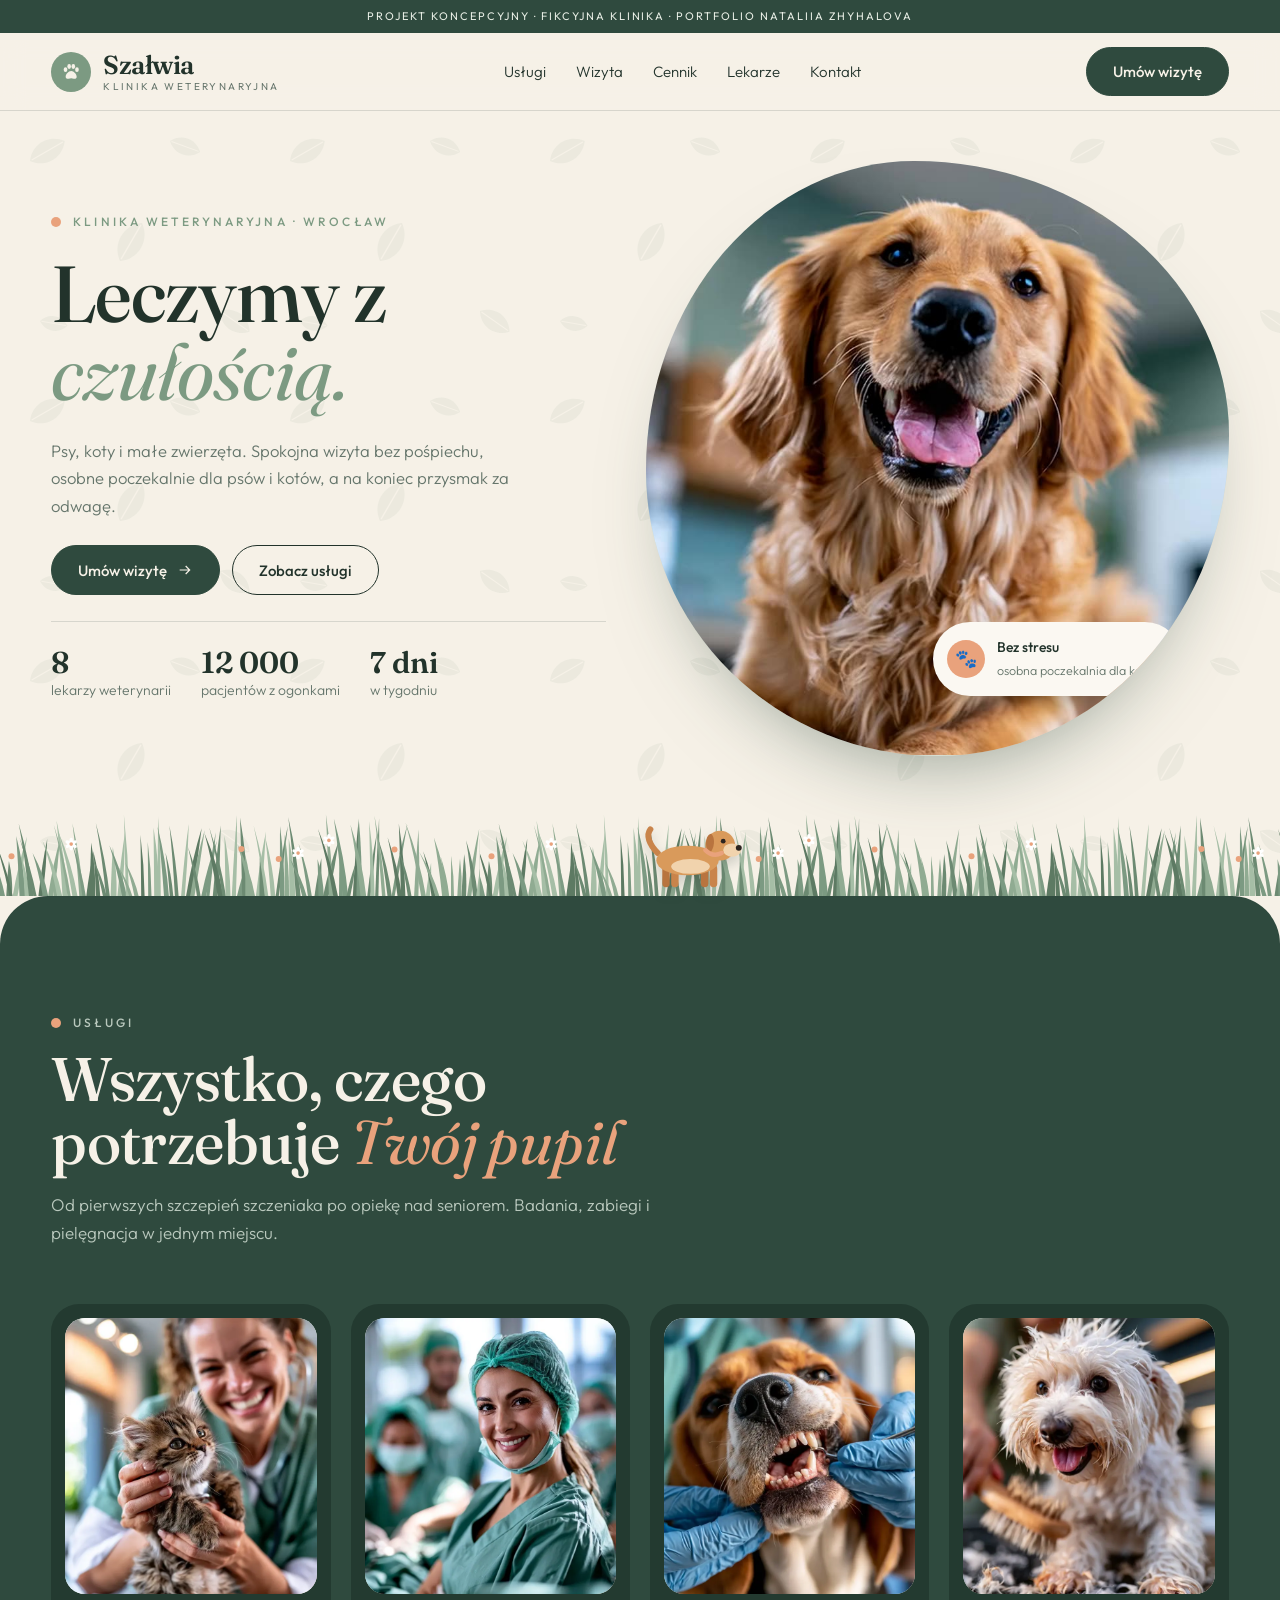
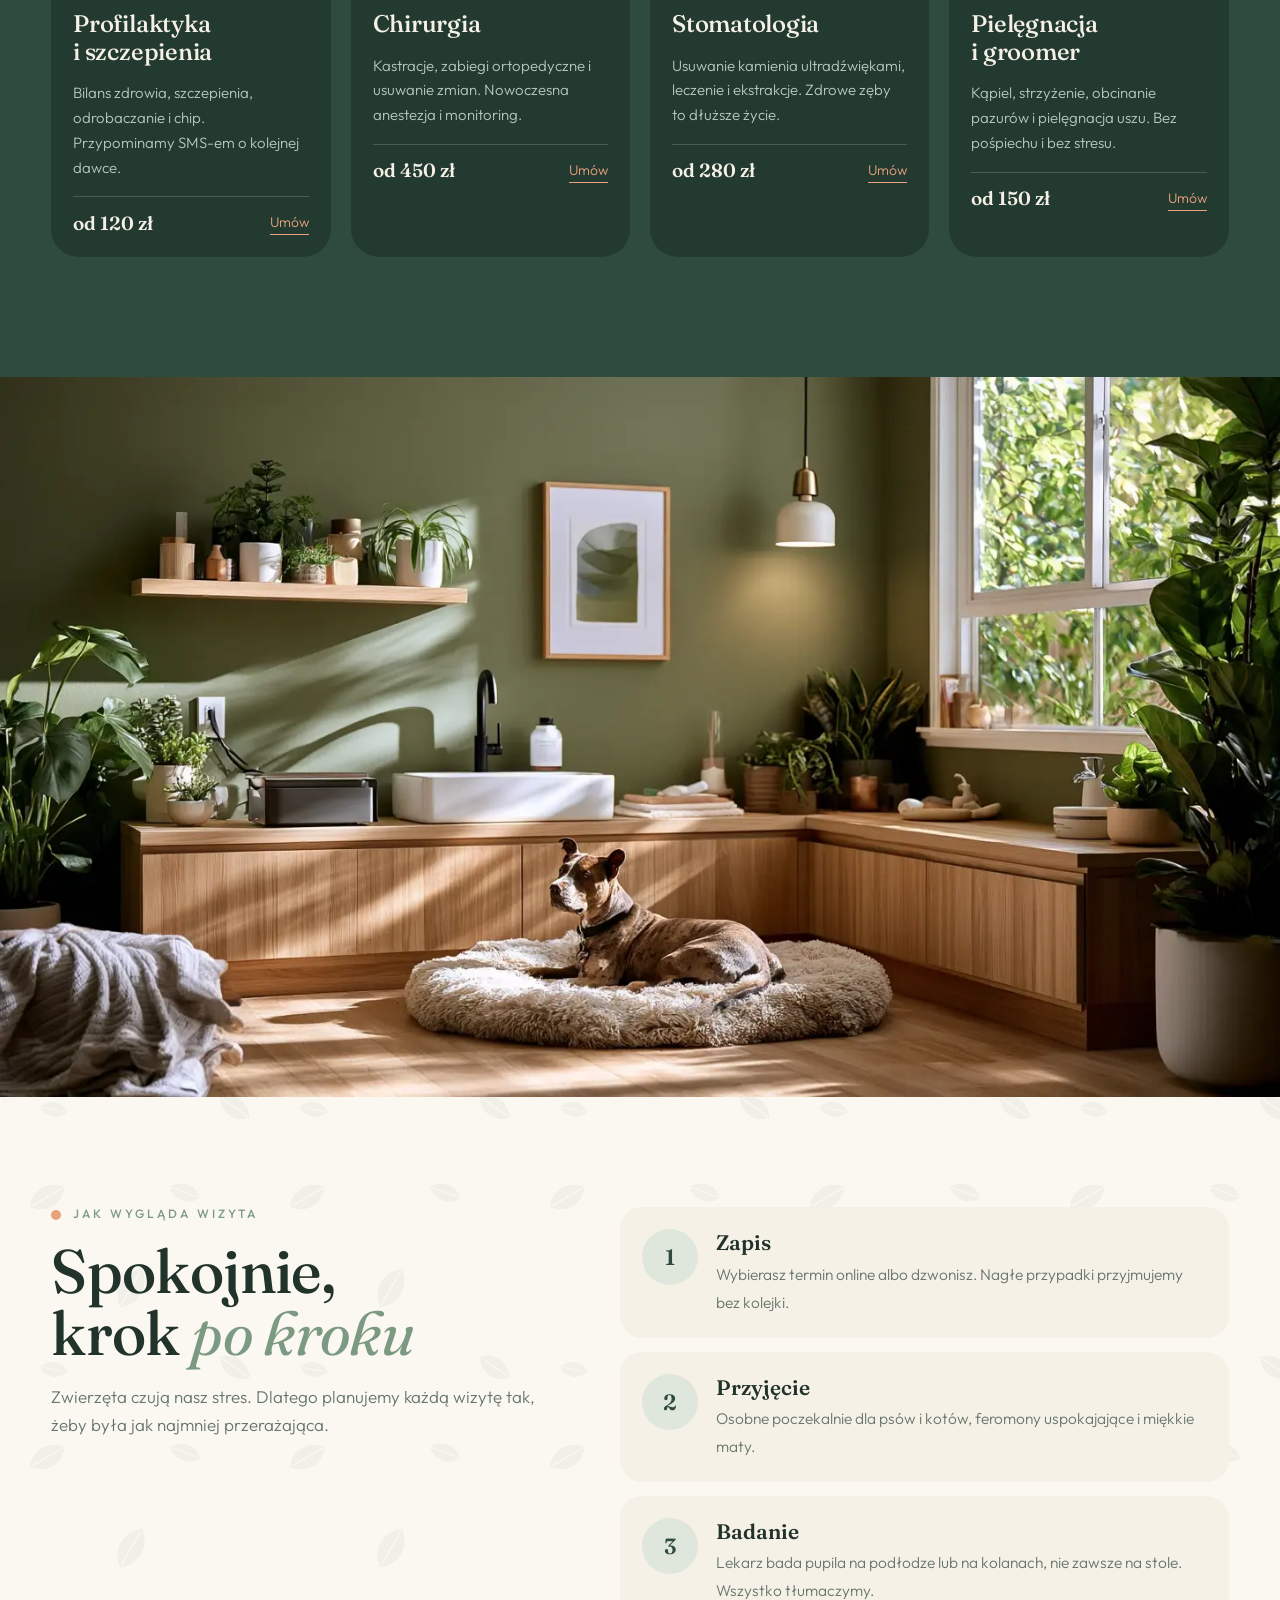
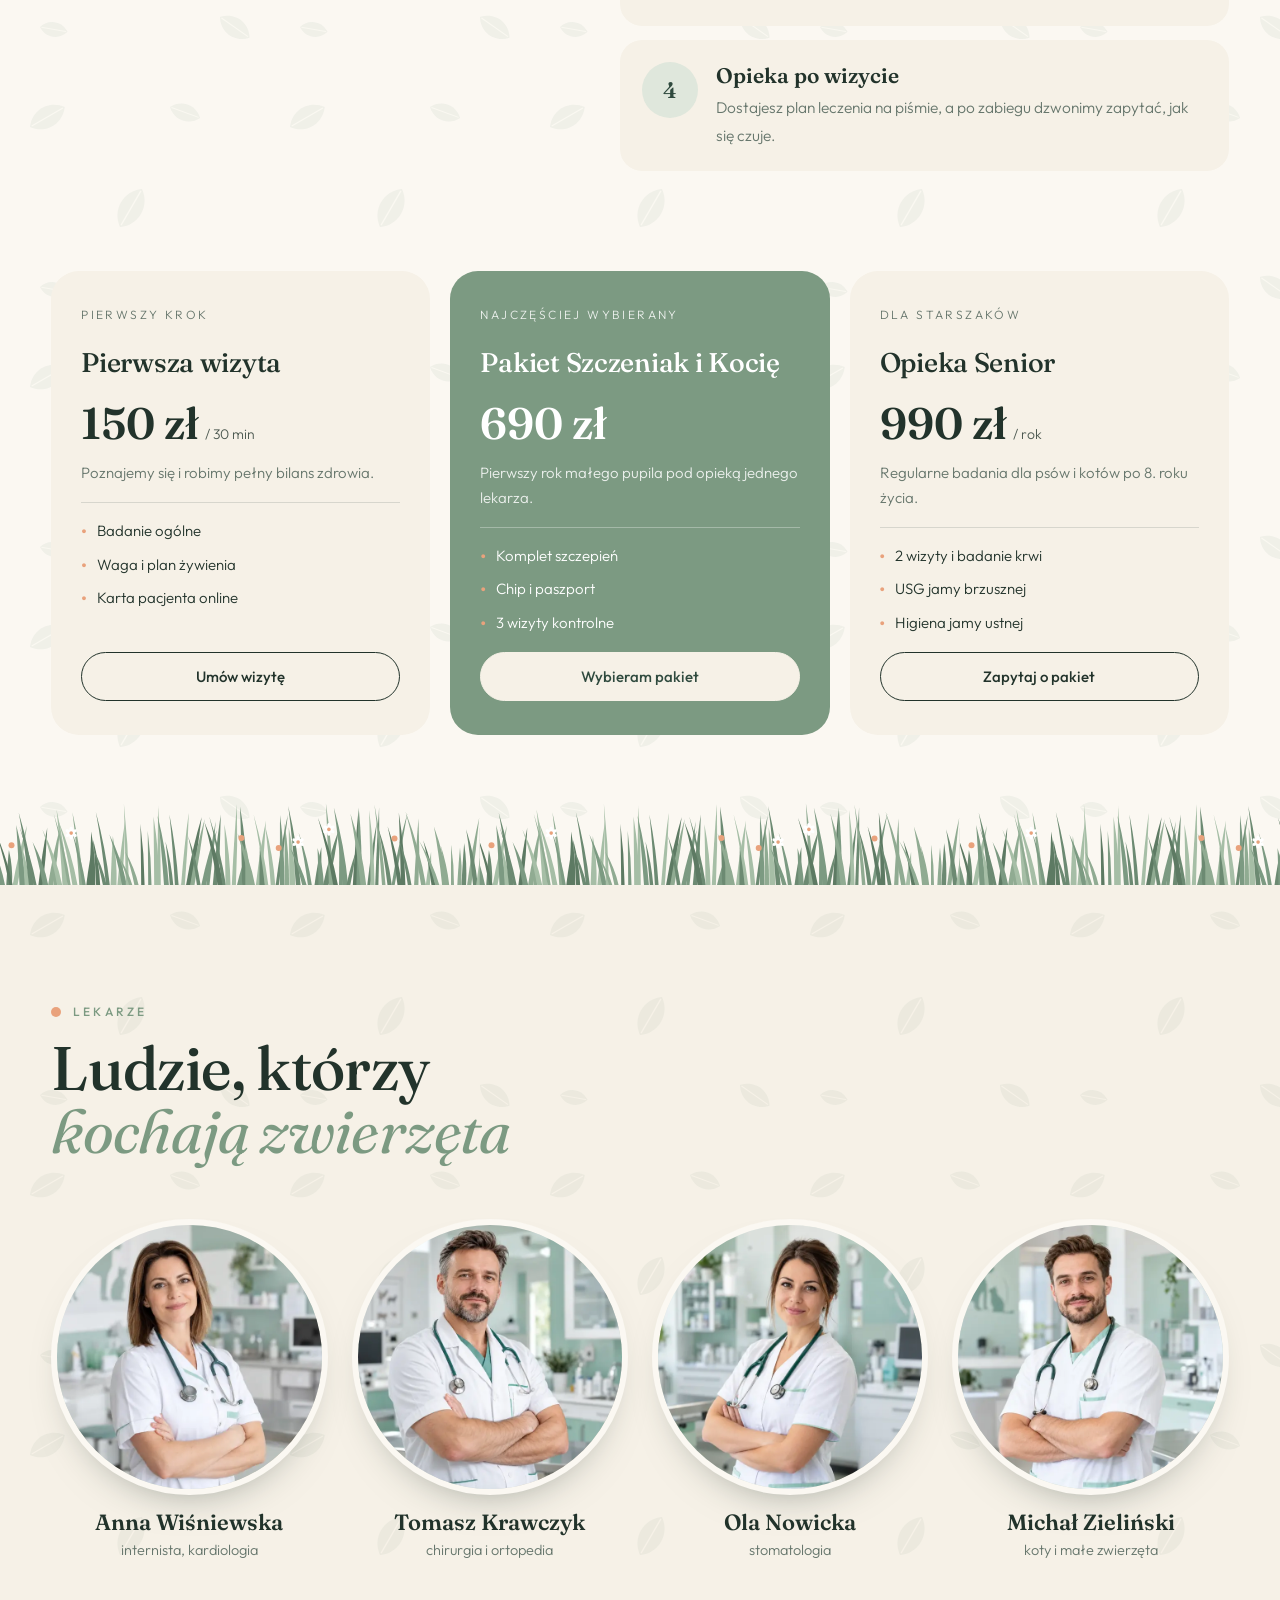
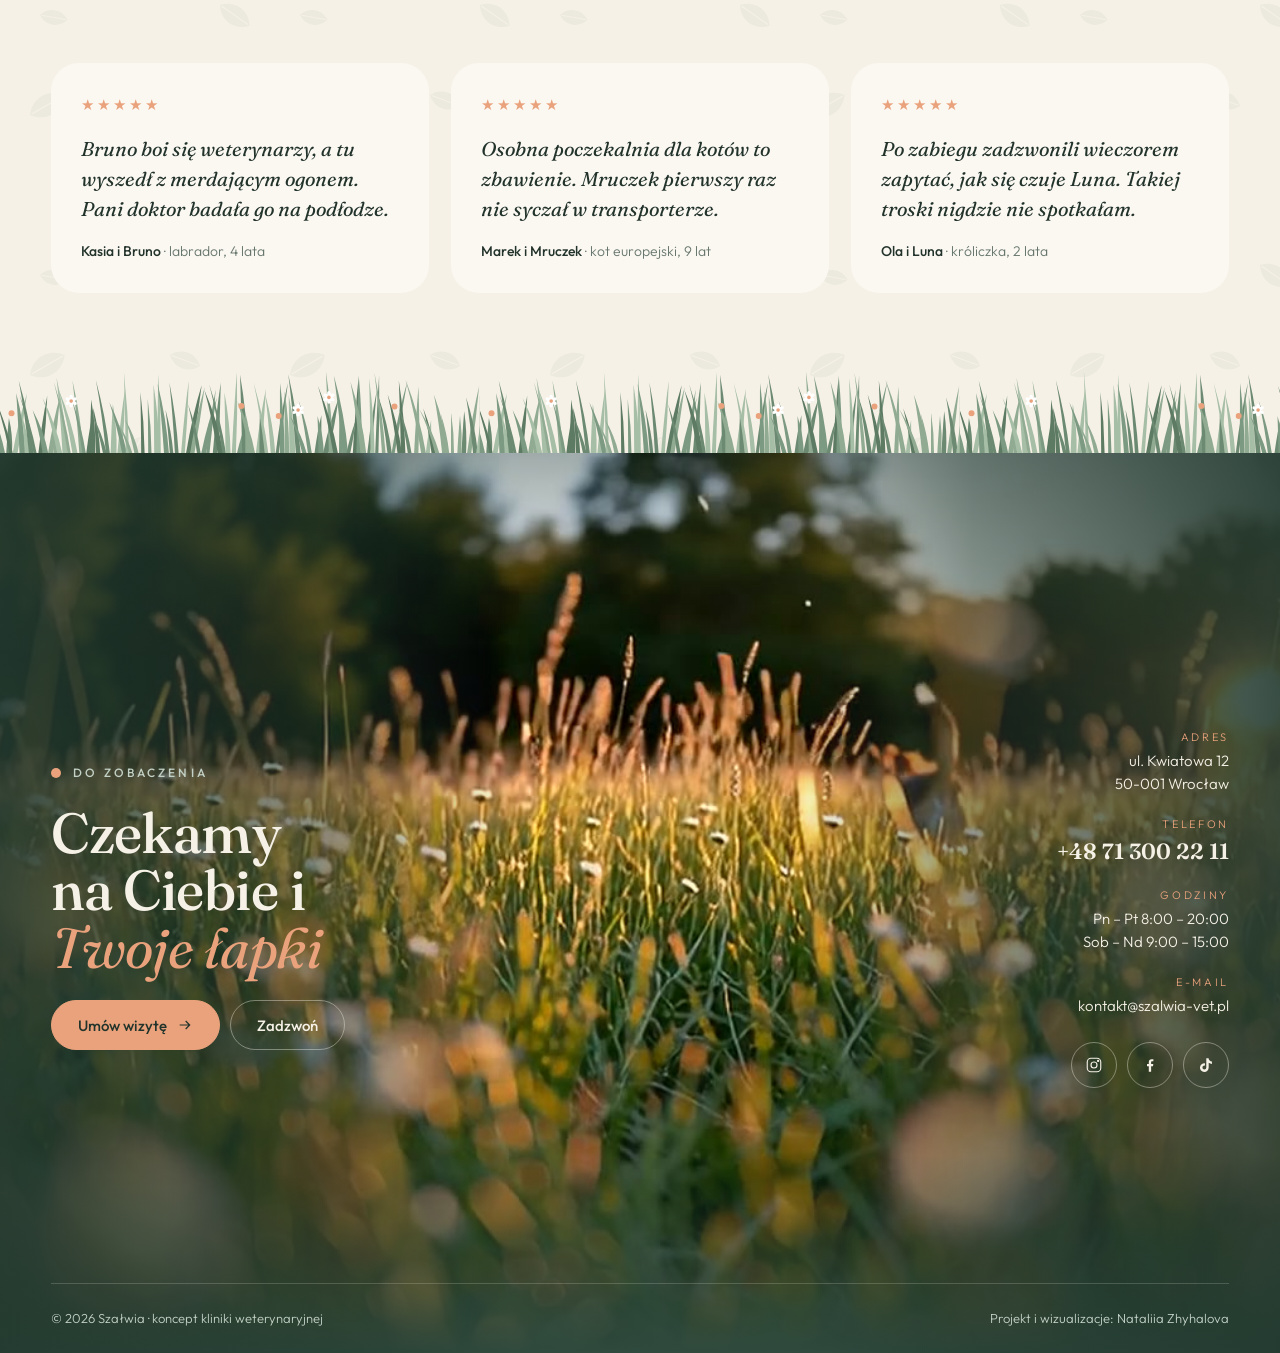
<file: szalwia/index.html>
<!doctype html>
<html lang="pl">
<head>
<meta charset="utf-8">
<meta name="viewport" content="width=device-width, initial-scale=1, viewport-fit=cover">
<title>Szałwia — klinika weterynaryjna</title>
<meta name="claude:viewport-fit-sides" content="cover">
<meta name="description" content="Szałwia — klinika weterynaryjna we Wrocławiu. Spokojne wizyty dla psów, kotów i małych zwierząt. Projekt koncepcyjny.">
<link rel="preconnect" href="https://fonts.googleapis.com">
<link rel="preconnect" href="https://fonts.gstatic.com" crossorigin>
<link rel="stylesheet" href="https://fonts.googleapis.com/css2?family=Fraunces:ital,opsz,wght@0,9..144,400..700;1,9..144,400..600&family=Outfit:wght@300;400;500;600&display=swap">
<style>
/* Sage veterinary clinic: calm greens and warm cream, one soft peach accent, rounded organic shapes.
   Layout: pet hero → services on pine green → the visit (full-bleed room, then steps and prices) → doctors and owners' words → the dog runs off, contacts frame it. */
:root {
  --cream: #f6f1e7;
  --paper: #fbf8f2;
  --sage: #7c9a82;
  --sage-soft: #dfe7dc;
  --pine: #2f4a3e;
  --pine-deep: #233a30;
  --peach: #e9a27c;
  --ink: #22332b;
  --muted: #66766c;
  --line: rgba(34,51,43,.14);
  --display: "Fraunces", "Iowan Old Style", Georgia, serif;
  --body: "Outfit", "Avenir Next", "Segoe UI", Arial, sans-serif;
  --gutter: max(20px, 4vw);
  color-scheme: light;
}
* { box-sizing: border-box; }
html { scroll-behavior: smooth; background: var(--cream); }
body { margin: 0; background: var(--cream); color: var(--ink); font: 300 17px/1.65 var(--body); -webkit-font-smoothing: antialiased; overflow-x: hidden; }
body::before { content: ""; position: fixed; inset: 0 0 auto; height: env(safe-area-inset-top, 0px); z-index: 60; background: var(--cream); }
img, video { max-width: 100%; display: block; }
a { color: inherit; text-decoration: none; }
:focus-visible { outline: 2px solid var(--peach); outline-offset: 4px; }
.wrap {
  width: 100%; max-width: 1280px; margin-inline: auto;
  padding-left: max(var(--gutter), env(safe-area-inset-left, 0px));
  padding-right: max(var(--gutter), env(safe-area-inset-right, 0px));
}
.label { font: 500 12px/1.2 var(--body); letter-spacing: .26em; text-transform: uppercase; color: var(--sage); display: flex; align-items: center; gap: 12px; }
.label::before { content: ""; width: 10px; height: 10px; border-radius: 50%; background: var(--peach); }
h1, h2, h3 { font-family: var(--display); font-weight: 500; margin: 0; text-wrap: balance; letter-spacing: -.01em; }
h1 em, h2 em { font-style: italic; color: var(--sage); font-weight: 400; }

/* buttons: soft pills */
.btn {
  display: inline-flex; align-items: center; gap: 10px; padding: 16px 26px; border-radius: 999px;
  background: transparent; color: var(--ink); border: 1.5px solid var(--ink);
  font: 500 15px/1 var(--body); cursor: pointer; transition: background .3s ease, color .3s ease, transform .3s ease, box-shadow .3s ease;
}
.btn:hover { transform: translateY(-2px); }
.btn--solid { background: var(--pine); color: var(--cream); border-color: var(--pine); }
.btn--solid:hover { background: var(--ink); box-shadow: 0 14px 26px -14px rgba(34,51,43,.7); }
.btn--peach { background: var(--peach); color: var(--ink); border-color: var(--peach); }
.btn--peach:hover { box-shadow: 0 14px 26px -12px rgba(233,162,124,.9); }
.btn svg { width: 16px; height: 16px; }

/* demo strip + header */
.demo { background: var(--pine); color: #e9efe6; text-align: center; font: 400 11px/1.4 var(--body); letter-spacing: .18em; text-transform: uppercase; padding: 9px var(--gutter); }
.nav { position: sticky; top: env(safe-area-inset-top, 0px); z-index: 50; background: rgba(246,241,231,.88); backdrop-filter: blur(12px); -webkit-backdrop-filter: blur(12px); border-bottom: 1px solid var(--line); }
.nav .wrap { display: flex; align-items: center; justify-content: space-between; gap: 24px; padding-block: 14px; }
.logo { display: flex; align-items: center; gap: 12px; line-height: 1; }
.logo__mark { width: 40px; height: 40px; border-radius: 50%; background: var(--sage); display: grid; place-items: center; color: var(--cream); }
.logo__mark svg { width: 22px; height: 22px; }
.logo b { display: block; font: 600 26px/1 var(--display); letter-spacing: -.02em; }
.logo small { display: block; margin-top: 4px; font: 400 10px/1 var(--body); letter-spacing: .24em; text-transform: uppercase; color: var(--muted); }
.nav ul { display: flex; gap: 30px; list-style: none; margin: 0; padding: 0; font-size: 15px; }
.nav ul a { padding-block: 6px; border-bottom: 1.5px solid transparent; transition: border-color .3s ease; }
.nav ul a:hover { border-color: var(--peach); }
.menu-btn { display: none; width: 44px; height: 44px; border-radius: 50%; border: 1px solid var(--line); background: transparent; color: var(--ink); cursor: pointer; }
.menu-btn svg { width: 18px; height: 18px; margin: auto; }

/* image slots: soft sage placeholders until photos and videos arrive */
.ph {
  position: relative; overflow: hidden; background-color: var(--sage-soft);
  background-image:
    radial-gradient(90% 70% at 25% 15%, rgba(255,255,255,.75), transparent 60%),
    radial-gradient(70% 60% at 85% 90%, rgba(233,162,124,.35), transparent 60%),
    linear-gradient(160deg, #e6ece2, #c9d6c8 60%, #dfe7dc);
}
.ph::after { content: attr(data-label); position: absolute; left: 20px; bottom: 16px; font: italic 400 15px/1 var(--display); color: rgba(34,51,43,.45); }
.ph img, .ph video { position: absolute; inset: 0; width: 100%; height: 100%; object-fit: cover; }
.ph:has(img, video)::after { content: none; }

/* hero */
.hero { display: grid; grid-template-columns: minmax(0, 1fr) minmax(0, 1.05fr); gap: 40px; align-items: center; padding-block: 50px 80px; }
.hero__copy { display: grid; gap: 26px; max-width: 600px; }
.hero h1 { font-size: clamp(46px, 6.2vw, 92px); line-height: .98; }
.hero p { margin: 0; max-width: 44ch; color: var(--muted); font-size: clamp(16px, 1.3vw, 19px); }
.hero__cta { display: flex; flex-wrap: wrap; gap: 12px; }
.hero__facts { display: flex; flex-wrap: wrap; gap: 30px; padding-top: 24px; border-top: 1px solid var(--line); font-size: 14px; color: var(--muted); }
.hero__facts b { display: block; font: 600 30px/1.1 var(--display); color: var(--ink); font-variant-numeric: lining-nums; }
.hero__media { aspect-ratio: 1 / 1.02; border-radius: 46% 54% 50% 50% / 52% 46% 54% 48%; box-shadow: 0 40px 80px -40px rgba(47,74,62,.55); }
.hero__badge {
  position: absolute; right: 8%; bottom: 10%; z-index: 2; display: flex; align-items: center; gap: 12px;
  padding: 14px 20px 14px 14px; background: var(--paper); border-radius: 999px; box-shadow: 0 16px 30px -16px rgba(34,51,43,.5); font-size: 14px;
}
.hero__badge i { width: 38px; height: 38px; border-radius: 50%; background: var(--peach); display: grid; place-items: center; font-style: normal; font-size: 18px; }
.hero__badge b { display: block; font-weight: 500; }
.hero__badge span { color: var(--muted); font-size: 12.5px; }

/* services on pine */
.services { background: var(--pine); color: var(--cream); padding-block: 120px; border-radius: 48px 48px 0 0;
  --line: rgba(246,241,231,.18); --muted: #b9c8bd; }
.services h2 em { color: var(--peach); }
.services .label { color: #b9c8bd; }
.head { display: grid; gap: 18px; margin-bottom: 56px; max-width: 760px; }
.head h2 { font-size: clamp(38px, 4.8vw, 66px); line-height: 1.02; }
.head p { margin: 0; color: var(--muted); max-width: 56ch; }
.cards { display: grid; grid-template-columns: repeat(4, minmax(0, 1fr)); gap: 20px; }
.card { display: grid; gap: 16px; align-content: start; min-width: 0; padding: 14px 14px 22px; background: var(--pine-deep); border-radius: 28px; transition: transform .4s ease, background .4s ease; }
.card:hover { transform: translateY(-6px); background: #1d3128; }
.card .ph { aspect-ratio: 4 / 4.4; border-radius: 20px; }
.card .ph img { transition: transform 1s ease; }
.card:hover .ph img { transform: scale(1.05); }
.card h3 { font-size: 24px; line-height: 1.15; padding-inline: 8px; }
.card p { margin: 0; color: var(--muted); font-size: 15px; padding-inline: 8px; }
.card__foot { display: flex; justify-content: space-between; align-items: center; padding: 14px 8px 0; border-top: 1px solid var(--line); margin-inline: 8px; padding-inline: 0; }
.card__foot b { font: 600 19px/1 var(--display); font-variant-numeric: lining-nums; }
.card__foot a { font-size: 14px; color: var(--peach); border-bottom: 1px solid currentColor; }

/* the visit */
.visit { padding-block: 0 150px; background: var(--paper); }
.visit__img { height: min(92svh, 56.25vw); min-height: 420px; }
.visit__img img { object-position: 50% 60%; }
.visit__grid { display: grid; grid-template-columns: minmax(0, .9fr) minmax(0, 1.1fr); gap: 70px; align-items: start; padding-block: 110px 0; }
.visit__grid .head { margin-bottom: 0; position: sticky; top: 120px; }
.steps { list-style: none; margin: 0; padding: 0; display: grid; gap: 14px; counter-reset: s; }
.steps li { display: grid; grid-template-columns: 56px 1fr; gap: 18px; padding: 22px; background: var(--cream); border-radius: 22px; }
.steps li::before { counter-increment: s; content: counter(s); width: 56px; height: 56px; border-radius: 50%; display: grid; place-items: center; background: var(--sage-soft); font: 600 22px/1 var(--display); color: var(--pine); }
.steps b { display: block; font: 600 21px/1.25 var(--display); margin-bottom: 4px; }
.steps span { color: var(--muted); font-size: 15.5px; }
.prices { display: grid; grid-template-columns: repeat(3, minmax(0, 1fr)); gap: 20px; margin-top: 100px; }
.price { display: flex; flex-direction: column; gap: 16px; padding: 34px 30px; background: var(--cream); border-radius: 28px; min-width: 0; }
.price--feature { background: var(--sage); color: #fff; --muted: rgba(255,255,255,.85); --line: rgba(255,255,255,.3); }
.price small { font-size: 12px; letter-spacing: .2em; text-transform: uppercase; color: var(--muted); }
.price h3 { font-size: 27px; }
.price .amt { font: 600 44px/1 var(--display); font-variant-numeric: lining-nums; }
.price .amt span { font: 300 14px/1 var(--body); margin-left: 6px; opacity: .8; }
.price p { margin: 0; color: var(--muted); font-size: 15px; }
.price ul { list-style: none; margin: 0; padding: 16px 0 0; border-top: 1px solid var(--line); display: grid; gap: 9px; font-size: 15px; }
.price li { display: flex; gap: 10px; }
.price li::before { content: "●"; color: var(--peach); font-size: 9px; line-height: 2.6; }
.price .btn { margin-top: auto; justify-content: center; }
.price--feature .btn { background: var(--cream); border-color: var(--cream); color: var(--pine); }

/* doctors + reviews */
.team { padding-block: 120px 160px; background: var(--cream); }
.docs { display: grid; grid-template-columns: repeat(4, minmax(0, 1fr)); gap: 24px; }
.doc { margin: 0; display: grid; gap: 14px; justify-items: center; text-align: center; min-width: 0; }
.doc .ph img { object-position: 50% 22%; }
.doc .ph { width: 100%; aspect-ratio: 1; border-radius: 50%; border: 6px solid var(--paper); box-shadow: 0 20px 40px -26px rgba(34,51,43,.5); }
.doc figcaption b { display: block; font: 600 22px/1.2 var(--display); }
.doc figcaption span { color: var(--muted); font-size: 14.5px; }
.reviews { display: grid; grid-template-columns: repeat(3, minmax(0, 1fr)); gap: 22px; margin-top: 100px; }
.review { margin: 0; padding: 30px; background: var(--paper); border-radius: 28px; display: grid; gap: 16px; align-content: start; min-width: 0; }
.review .stars { color: var(--peach); letter-spacing: .2em; font-size: 15px; }
.review blockquote { margin: 0; font: italic 400 20px/1.5 var(--display); }
.review figcaption { font-size: 14px; color: var(--muted); }
.review figcaption b { color: var(--ink); font-weight: 500; }

/* finale */
.finale { position: relative; isolation: isolate; overflow: hidden; min-height: 100svh; display: flex; flex-direction: column; background: var(--pine); color: var(--cream);
  --line: rgba(246,241,231,.18); --muted: #c3d1c6; }
.finale__media { position: absolute; inset: 0; z-index: -2; }
.finale__media.ph::after { content: none; }
.finale::before { content: ""; position: absolute; inset: 0; z-index: -1; pointer-events: none;
  background: linear-gradient(90deg, rgba(35,58,48,.9) 0%, rgba(35,58,48,.5) 26%, transparent 40%, transparent 62%, rgba(35,58,48,.5) 76%, rgba(35,58,48,.9) 100%),
              linear-gradient(180deg, rgba(35,58,48,.4) 0%, transparent 20%, transparent 78%, var(--pine) 100%); }
.finale__grid { flex: 1; display: grid; grid-template-columns: minmax(0, 1fr) minmax(0, 1fr); align-items: center; gap: 40px; padding-block: 110px 30px; }
.finale__left { display: grid; gap: 24px; max-width: 380px; }
.finale h2 { font-size: clamp(38px, 4.4vw, 64px); line-height: 1.02; }
.finale h2 em { color: var(--peach); }
.finale .label { color: #c3d1c6; }
.finale__btns { display: flex; flex-wrap: wrap; gap: 10px; }
.finale .btn--ghost { color: var(--cream); border-color: rgba(246,241,231,.4); }
.finale .btn--ghost:hover { background: var(--cream); color: var(--pine); }
.finale__right { justify-self: end; display: grid; gap: 24px; justify-items: end; text-align: right; max-width: 300px; }
.info { display: grid; gap: 20px; }
.info div { display: grid; gap: 4px; min-width: 0; }
.info small { font-size: 11px; letter-spacing: .24em; text-transform: uppercase; color: var(--peach); }
.info span { font-size: 15px; line-height: 1.5; }
.info .big { font: 600 22px/1.3 var(--display); font-variant-numeric: lining-nums; }
.socials { display: flex; gap: 10px; }
.social { width: 46px; height: 46px; border-radius: 50%; display: grid; place-items: center; border: 1px solid rgba(246,241,231,.4); transition: background .3s ease, color .3s ease; }
.social:hover { background: var(--cream); color: var(--pine); }
.social svg { width: 18px; height: 18px; }
footer { padding-block: 24px; display: flex; flex-wrap: wrap; justify-content: space-between; gap: 12px; font-size: 13px; color: var(--muted); border-top: 1px solid var(--line); }


/* meadow details on the light sections: faint sage leaves and a strip of grass at the bottom */
:root { --grass: url([data-uri]); --leaves: url([data-uri]); }
.meadow { position: relative; isolation: isolate; }
.meadow::before { content: ""; position: absolute; inset: 0; z-index: -1; pointer-events: none; background: var(--leaves) 0 0 / 260px 260px repeat; }
.meadow::after { content: ""; position: absolute; left: 0; right: 0; bottom: 0; height: 90px; z-index: -1; pointer-events: none; background: var(--grass) 0 100% / 480px 90px repeat-x; }
.hero-band { padding-bottom: 60px; }

/* the little dog that follows the mouse */
.pup { position: fixed; left: 0; top: 0; z-index: 45; width: 104px; height: 78px; pointer-events: none; will-change: transform; display: none; filter: drop-shadow(0 6px 6px rgba(34,51,43,.18)); }
.pup.on { display: block; }
.pup svg { width: 100%; height: 100%; overflow: visible; }
.pup .leg { transform-box: fill-box; transform-origin: 50% 0; }
.pup.run .leg-a { animation: stride .28s ease-in-out infinite alternate; }
.pup.run .leg-b { animation: stride .28s ease-in-out infinite alternate-reverse; }
.pup.run .body { animation: bob .28s ease-in-out infinite alternate; }
.pup .tail { transform-box: fill-box; transform-origin: 0% 100%; animation: wag .35s ease-in-out infinite alternate; }
.pup.run .tail { animation-duration: .2s; }
.pup .flip { transform-box: fill-box; transform-origin: 50% 50%; transition: transform .15s ease; }
.pup.left .flip { transform: scaleX(-1); }
@keyframes stride { from { transform: rotate(28deg); } to { transform: rotate(-28deg); } }
@keyframes bob { from { transform: translateY(0); } to { transform: translateY(-2.5px); } }
@keyframes wag { from { transform: rotate(-18deg); } to { transform: rotate(22deg); } }
.paw { position: fixed; z-index: 44; width: 12px; height: 12px; pointer-events: none; color: var(--sage); opacity: .55; animation: pawfade 1.4s ease-out forwards; }
@keyframes pawfade { to { opacity: 0; transform: scale(.7); } }
@media (pointer: coarse), (prefers-reduced-motion: reduce) { .pup, .paw { display: none !important; } }

/* booking dialog */
.dialog { width: min(480px, calc(100vw - 32px)); padding: 0; border: 0; border-radius: 28px; background: var(--paper); color: var(--ink); box-shadow: 0 40px 80px -30px rgba(34,51,43,.55); }
.dialog::backdrop { background: rgba(35,58,48,.45); backdrop-filter: blur(6px); }
.book { padding: 38px 32px 30px; display: grid; gap: 15px; position: relative; }
.book h3 { font-size: 32px; }
.book h3 em { font-style: italic; color: var(--sage); font-weight: 400; }
.book > p { margin: -6px 0 4px; color: var(--muted); font-size: 15px; }
.close { position: absolute; top: 16px; right: 16px; width: 40px; height: 40px; border-radius: 50%; border: 1px solid var(--line); background: transparent; color: var(--ink); cursor: pointer; display: grid; place-items: center; }
.close svg { width: 16px; height: 16px; }
.field { display: grid; gap: 6px; }
.field label { font-size: 12px; letter-spacing: .14em; text-transform: uppercase; color: var(--muted); }
.field input, .field select { width: 100%; padding: 14px 16px; border-radius: 14px; border: 1px solid var(--line); background: #fff; color: var(--ink); font: 400 15px/1.2 var(--body); }
.field input:focus, .field select:focus { outline: none; border-color: var(--sage); box-shadow: 0 0 0 3px rgba(124,154,130,.25); }
.row2 { display: grid; grid-template-columns: 1fr 1fr; gap: 12px; }
.book .btn { justify-content: center; margin-top: 6px; }
.ok { margin: 0; padding: 14px 16px; background: var(--sage-soft); border-radius: 14px; font-size: 14.5px; }

/* responsive */
@media (max-width: 1080px) {
  .cards, .docs { grid-template-columns: repeat(2, minmax(0, 1fr)); }
  .prices, .reviews { grid-template-columns: minmax(0, 1fr); }
  .prices { max-width: 560px; }
  .visit__grid { grid-template-columns: minmax(0, 1fr); gap: 36px; }
  .visit__grid .head { position: static; }
}
@media (max-width: 860px) {
  .nav ul, .nav .btn { display: none; }
  .menu-btn { display: grid; }
  .nav.is-open ul { display: grid; position: absolute; top: 100%; left: 0; right: 0; background: var(--cream); border-bottom: 1px solid var(--line); padding: 6px max(var(--gutter), env(safe-area-inset-right, 0px)) 16px max(var(--gutter), env(safe-area-inset-left, 0px)); gap: 0; }
  .nav.is-open ul a { display: block; padding: 15px 0; border-bottom: 1px solid var(--line); font-size: 16px; }
  .hero { grid-template-columns: minmax(0, 1fr); padding-block: 24px 64px; }
  .hero__media { order: -1; max-width: 520px; width: 100%; justify-self: center; }
  .visit__img { height: auto; min-height: 0; aspect-ratio: 16 / 9; }
  .finale { min-height: 0; }
  .finale__media { position: relative; inset: auto; aspect-ratio: 16 / 9; z-index: 0; }
  .finale::before { content: none; }
  .finale__grid { grid-template-columns: minmax(0, 1fr); padding-block: 40px 20px; }
  .finale__left { max-width: none; }
  .finale__right { justify-self: start; justify-items: start; text-align: left; max-width: none; }
}
@media (max-width: 600px) {
  .cards { grid-template-columns: minmax(0, 1fr); }
  .services, .team { padding-block: 90px; border-radius: 32px 32px 0 0; }
  .team { border-radius: 0; }
  .visit { padding-block: 0 90px; }
  .visit__grid { padding-block: 64px 0; }
  .row2 { grid-template-columns: minmax(0, 1fr); }
  .info { grid-template-columns: 1fr 1fr; gap: 18px 14px; }
  .info .big { font-size: 17px; }
  .book { padding: 34px 22px 24px; }
}
@media (prefers-reduced-motion: reduce) {
  *, *::before, *::after { animation: none !important; transition: none !important; }
  html { scroll-behavior: auto; }
}
</style>
</head>
<body>

<div class="demo">Projekt koncepcyjny · fikcyjna klinika · portfolio Nataliia Zhyhalova</div>

<header class="nav" id="nav">
  <div class="wrap">
    <a class="logo" href="#top" aria-label="Szałwia, strona główna">
      <span class="logo__mark" aria-hidden="true"><svg viewBox="0 0 24 24" fill="currentColor"><ellipse cx="6" cy="9.5" rx="2" ry="2.6"/><ellipse cx="10" cy="6" rx="2" ry="2.6"/><ellipse cx="14.5" cy="6" rx="2" ry="2.6"/><ellipse cx="18.5" cy="9.5" rx="2" ry="2.6"/><path d="M12.2 11c-3 0-6 3.6-6 6.2 0 1.9 1.6 2.6 3.2 2.1 1-.3 1.9-.5 2.8-.5s1.8.2 2.8.5c1.6.5 3.2-.2 3.2-2.1 0-2.6-3-6.2-6-6.2z"/></svg></span>
      <span><b>Szałwia</b><small>Klinika weterynaryjna</small></span>
    </a>
    <ul id="menu">
      <li><a href="#uslugi">Usługi</a></li>
      <li><a href="#wizyta">Wizyta</a></li>
      <li><a href="#cennik">Cennik</a></li>
      <li><a href="#zespol">Lekarze</a></li>
      <li><a href="#kontakt">Kontakt</a></li>
    </ul>
    <a class="btn btn--solid" href="#book">Umów wizytę</a>
    <button class="menu-btn" id="menuBtn" aria-label="Otwórz menu" aria-expanded="false" aria-controls="menu">
      <svg viewBox="0 0 24 24" fill="none" stroke="currentColor" stroke-width="1.6"><path d="M3 8h18M3 16h18"/></svg>
    </button>
  </div>
</header>

<main>
  <div class="meadow hero-band">
  <section class="hero wrap" id="top">
    <div class="hero__copy">
      <div class="label">Klinika weterynaryjna · Wrocław</div>
      <h1>Leczymy z <em>czułością.</em></h1>
      <p>Psy, koty i małe zwierzęta. Spokojna wizyta bez pośpiechu, osobne poczekalnie dla psów i kotów, a na koniec przysmak za odwagę.</p>
      <div class="hero__cta">
        <a class="btn btn--solid" href="#book">Umów wizytę
          <svg viewBox="0 0 24 24" fill="none" stroke="currentColor" stroke-width="1.8"><path d="M4 12h15M13 6l6 6-6 6"/></svg></a>
        <a class="btn" href="#uslugi">Zobacz usługi</a>
      </div>
      <div class="hero__facts">
        <div><b>8</b>lekarzy weterynarii</div>
        <div><b>12 000</b>pacjentów z ogonkami</div>
        <div><b>7 dni</b>w tygodniu</div>
      </div>
    </div>
    <div class="hero__media ph" data-label="Pies patrzy w kamerę">
      <video src="assets/hero-dog.mp4" poster="assets/hero-dog.jpg" autoplay muted loop playsinline preload="auto" aria-label="Uśmiechnięty golden retriever przekrzywia głowę"></video>
      <div class="hero__badge"><i aria-hidden="true">🐾</i><div><b>Bez stresu</b><span>osobna poczekalnia dla kotów</span></div></div>
    </div>
  </section>
  </div>

  <section class="services" id="uslugi">
    <div class="wrap">
      <div class="head">
        <div class="label">Usługi</div>
        <h2>Wszystko, czego potrzebuje <em>Twój pupil</em></h2>
        <p>Od pierwszych szczepień szczeniaka po opiekę nad seniorem. Badania, zabiegi i pielęgnacja w jednym miejscu.</p>
      </div>
      <div class="cards">
        <article class="card">
          <div class="ph" data-label="Profilaktyka"><img src="assets/profilaktyka.webp" alt="Lekarka weterynarii trzyma kociaka podczas badania" loading="lazy"></div>
          <h3>Profilaktyka i szczepienia</h3>
          <p>Bilans zdrowia, szczepienia, odrobaczanie i chip. Przypominamy SMS-em o kolejnej dawce.</p>
          <div class="card__foot"><b>od 120 zł</b><a href="#book" data-pick="Profilaktyka i szczepienia">Umów</a></div>
        </article>
        <article class="card">
          <div class="ph" data-label="Chirurgia"><img src="assets/chirurgia.webp" alt="Uśmiechnięta chirurg weterynaryjna w sali operacyjnej" loading="lazy"></div>
          <h3>Chirurgia</h3>
          <p>Kastracje, zabiegi ortopedyczne i usuwanie zmian. Nowoczesna anestezja i monitoring.</p>
          <div class="card__foot"><b>od 450 zł</b><a href="#book" data-pick="Chirurgia">Umów</a></div>
        </article>
        <article class="card">
          <div class="ph" data-label="Stomatologia"><img src="assets/stomatologia.webp" alt="Lekarz sprawdza zęby beagle" loading="lazy"></div>
          <h3>Stomatologia</h3>
          <p>Usuwanie kamienia ultradźwiękami, leczenie i ekstrakcje. Zdrowe zęby to dłuższe życie.</p>
          <div class="card__foot"><b>od 280 zł</b><a href="#book" data-pick="Stomatologia">Umów</a></div>
        </article>
        <article class="card">
          <div class="ph" data-label="Pielęgnacja"><img src="assets/pielegnacja.webp" alt="Mokry biały piesek podczas szczotkowania" loading="lazy"></div>
          <h3>Pielęgnacja i groomer</h3>
          <p>Kąpiel, strzyżenie, obcinanie pazurów i pielęgnacja uszu. Bez pośpiechu i bez stresu.</p>
          <div class="card__foot"><b>od 150 zł</b><a href="#book" data-pick="Pielęgnacja i groomer">Umów</a></div>
        </article>
      </div>
    </div>
  </section>

  <section class="visit meadow" id="wizyta">
    <div class="visit__img ph" data-label="Gabinet"><img src="assets/gabinet.webp" alt="Przytulny gabinet z szałwiowymi ścianami, roślinami i psem na legowisku" loading="lazy"></div>
    <div class="wrap visit__grid">
      <div class="head">
        <div class="label">Jak wygląda wizyta</div>
        <h2>Spokojnie, krok <em>po kroku</em></h2>
        <p>Zwierzęta czują nasz stres. Dlatego planujemy każdą wizytę tak, żeby była jak najmniej przerażająca.</p>
      </div>
      <ol class="steps">
        <li><div><b>Zapis</b><span>Wybierasz termin online albo dzwonisz. Nagłe przypadki przyjmujemy bez kolejki.</span></div></li>
        <li><div><b>Przyjęcie</b><span>Osobne poczekalnie dla psów i kotów, feromony uspokajające i miękkie maty.</span></div></li>
        <li><div><b>Badanie</b><span>Lekarz bada pupila na podłodze lub na kolanach, nie zawsze na stole. Wszystko tłumaczymy.</span></div></li>
        <li><div><b>Opieka po wizycie</b><span>Dostajesz plan leczenia na piśmie, a po zabiegu dzwonimy zapytać, jak się czuje.</span></div></li>
      </ol>
    </div>
    <div class="wrap">
      <div class="prices" id="cennik">
        <div class="price">
          <small>Pierwszy krok</small>
          <h3>Pierwsza wizyta</h3>
          <div class="amt">150 zł<span>/ 30 min</span></div>
          <p>Poznajemy się i robimy pełny bilans zdrowia.</p>
          <ul><li>Badanie ogólne</li><li>Waga i plan żywienia</li><li>Karta pacjenta online</li></ul>
          <a class="btn" href="#book" data-pick="Pierwsza wizyta">Umów wizytę</a>
        </div>
        <div class="price price--feature">
          <small>Najczęściej wybierany</small>
          <h3>Pakiet Szczeniak i Kocię</h3>
          <div class="amt">690 zł</div>
          <p>Pierwszy rok małego pupila pod opieką jednego lekarza.</p>
          <ul><li>Komplet szczepień</li><li>Chip i paszport</li><li>3 wizyty kontrolne</li></ul>
          <a class="btn" href="#book" data-pick="Pakiet Szczeniak i Kocię">Wybieram pakiet</a>
        </div>
        <div class="price">
          <small>Dla starszaków</small>
          <h3>Opieka Senior</h3>
          <div class="amt">990 zł<span>/ rok</span></div>
          <p>Regularne badania dla psów i kotów po 8. roku życia.</p>
          <ul><li>2 wizyty i badanie krwi</li><li>USG jamy brzusznej</li><li>Higiena jamy ustnej</li></ul>
          <a class="btn" href="#book" data-pick="Opieka Senior">Zapytaj o pakiet</a>
        </div>
      </div>
    </div>
  </section>

  <section class="team meadow" id="zespol">
    <div class="wrap">
      <div class="head">
        <div class="label">Lekarze</div>
        <h2>Ludzie, którzy <em>kochają zwierzęta</em></h2>
      </div>
      <div class="docs">
        <figure class="doc"><div class="ph" data-label="Lekarz"><img src="assets/lek-anna.webp" alt="Anna Wiśniewska, lekarz weterynarii" loading="lazy"></div><figcaption><b>Anna Wiśniewska</b><span>internista, kardiologia</span></figcaption></figure>
        <figure class="doc"><div class="ph" data-label="Lekarz"><img src="assets/lek-tomasz.webp" alt="Tomasz Krawczyk, lekarz weterynarii" loading="lazy"></div><figcaption><b>Tomasz Krawczyk</b><span>chirurgia i ortopedia</span></figcaption></figure>
        <figure class="doc"><div class="ph" data-label="Lekarz"><img src="assets/lek-ola.webp" alt="Ola Nowicka, lekarz weterynarii" loading="lazy"></div><figcaption><b>Ola Nowicka</b><span>stomatologia</span></figcaption></figure>
        <figure class="doc"><div class="ph" data-label="Lekarz"><img src="assets/lek-michal.webp" alt="Michał Zieliński, lekarz weterynarii" loading="lazy"></div><figcaption><b>Michał Zieliński</b><span>koty i małe zwierzęta</span></figcaption></figure>
      </div>
      <div class="reviews">
        <figure class="review"><div class="stars" aria-label="5 na 5">★★★★★</div><blockquote>Bruno boi się weterynarzy, a tu wyszedł z merdającym ogonem. Pani doktor badała go na podłodze.</blockquote><figcaption><b>Kasia i Bruno</b> · labrador, 4 lata</figcaption></figure>
        <figure class="review"><div class="stars" aria-label="5 na 5">★★★★★</div><blockquote>Osobna poczekalnia dla kotów to zbawienie. Mruczek pierwszy raz nie syczał w transporterze.</blockquote><figcaption><b>Marek i Mruczek</b> · kot europejski, 9 lat</figcaption></figure>
        <figure class="review"><div class="stars" aria-label="5 na 5">★★★★★</div><blockquote>Po zabiegu zadzwonili wieczorem zapytać, jak się czuje Luna. Takiej troski nigdzie nie spotkałam.</blockquote><figcaption><b>Ola i Luna</b> · króliczka, 2 lata</figcaption></figure>
      </div>
    </div>
  </section>

  <section class="finale" id="kontakt">
    <div class="finale__media ph" data-label=""><video id="finalVideo" src="assets/final-dog.mp4" poster="assets/final-dog-end.jpg" muted playsinline preload="metadata" aria-label="Pies patrzy w kamerę, odwraca się i biegnie przez łąkę"></video></div>
    <div class="wrap finale__grid">
      <div class="finale__left">
        <div class="label">Do zobaczenia</div>
        <h2>Czekamy na Ciebie i <em>Twoje łapki</em></h2>
        <div class="finale__btns">
          <a class="btn btn--peach" href="#book">Umów wizytę
            <svg viewBox="0 0 24 24" fill="none" stroke="currentColor" stroke-width="1.8"><path d="M4 12h15M13 6l6 6-6 6"/></svg></a>
          <a class="btn btn--ghost" href="tel:+48713002211">Zadzwoń</a>
        </div>
      </div>
      <div class="finale__right">
        <div class="info">
          <div><small>Adres</small><span>ul. Kwiatowa 12<br>50-001 Wrocław</span></div>
          <div><small>Telefon</small><span class="big">+48 71 300 22 11</span></div>
          <div><small>Godziny</small><span>Pn – Pt 8:00 – 20:00<br>Sob – Nd 9:00 – 15:00</span></div>
          <div><small>E-mail</small><span>kontakt@szalwia-vet.pl</span></div>
        </div>
        <div class="socials">
          <a class="social" href="#kontakt" aria-label="Instagram"><svg viewBox="0 0 24 24" fill="none" stroke="currentColor" stroke-width="1.5"><rect x="3" y="3" width="18" height="18" rx="5"/><circle cx="12" cy="12" r="4"/><circle cx="17.5" cy="6.5" r=".8" fill="currentColor"/></svg></a>
          <a class="social" href="#kontakt" aria-label="Facebook"><svg viewBox="0 0 24 24" fill="currentColor"><path d="M13.5 21v-7.5H16l.4-3h-2.9V8.6c0-.9.3-1.5 1.5-1.5h1.5V4.4a20 20 0 00-2.3-.1c-2.3 0-3.8 1.4-3.8 3.9v2.3H8v3h2.4V21z"/></svg></a>
          <a class="social" href="#kontakt" aria-label="TikTok"><svg viewBox="0 0 24 24" fill="currentColor"><path d="M16.6 5.8A4.3 4.3 0 0115.5 3h-3.1v12.4a2.6 2.6 0 11-2.6-2.6c.3 0 .5 0 .8.1V9.7a5.8 5.8 0 105 5.7V9.1a7.4 7.4 0 004.3 1.4V7.4a4.3 4.3 0 01-3.3-1.6z"/></svg></a>
        </div>
      </div>
    </div>
    <div class="wrap">
      <footer>
        <span>© 2026 Szałwia · koncept kliniki weterynaryjnej</span>
        <span>Projekt i wizualizacje: Nataliia Zhyhalova</span>
      </footer>
    </div>
  </section>
</main>


<div class="pup" id="pup" aria-hidden="true">
  <svg viewBox="0 0 70 52"><g class="flip">
    <path class="tail" d="M12 22 C6 16 4 10 7 6" stroke="#c9844b" stroke-width="4" stroke-linecap="round" fill="none"/>
    <rect class="leg leg-a leg-back" x="15" y="30" width="5" height="15" rx="2.5" fill="#b8743f"/>
    <rect class="leg leg-b leg-back" x="21" y="30" width="5" height="15" rx="2.5" fill="#c9844b"/>
    <rect class="leg leg-b" x="41" y="30" width="5" height="15" rx="2.5" fill="#b8743f"/>
    <rect class="leg leg-a" x="47" y="30" width="5" height="15" rx="2.5" fill="#c9844b"/>
    <g class="body">
      <ellipse cx="32" cy="27" rx="21" ry="10" fill="#d99a5b"/>
      <ellipse cx="34" cy="31" rx="13" ry="5" fill="#f1d3ad"/>
      <circle cx="54" cy="17" r="10" fill="#d99a5b"/>
      <ellipse cx="62" cy="20" rx="6" ry="4.5" fill="#f1d3ad"/>
      <circle cx="66.5" cy="18.5" r="2" fill="#2b2420"/>
      <circle cx="56" cy="14" r="1.6" fill="#2b2420"/>
      <path d="M48 9 C44 9 43 19 47 22 C50 19 51 12 48 9Z" fill="#b8743f"/>
      <path d="M44 20 Q49 25 55 22" stroke="#e9a27c" stroke-width="3" fill="none" stroke-linecap="round"/>
    </g>
  </g></svg>
</div>

<dialog class="dialog" id="bookDialog" aria-label="Umów wizytę">
  <form class="book" id="bookForm" novalidate>
    <button class="close" type="button" id="bookClose" aria-label="Zamknij"><svg viewBox="0 0 24 24" fill="none" stroke="currentColor" stroke-width="1.6"><path d="M6 6l12 12M18 6L6 18"/></svg></button>
    <h3>Umów <em>wizytę</em></h3>
    <p>Oddzwonimy w ciągu godziny i potwierdzimy termin.</p>
    <div class="row2">
      <div class="field"><label for="f-name">Twoje imię</label><input id="f-name" name="name" autocomplete="given-name" placeholder="Anna" required></div>
      <div class="field"><label for="f-phone">Telefon</label><input id="f-phone" name="phone" type="tel" autocomplete="tel" placeholder="+48 600 000 000" required></div>
    </div>
    <div class="row2">
      <div class="field"><label for="f-pet">Imię pupila</label><input id="f-pet" name="pet" placeholder="Bruno"></div>
      <div class="field"><label for="f-kind">Gatunek</label>
        <select id="f-kind" name="kind"><option>Pies</option><option>Kot</option><option>Królik</option><option>Inne</option></select>
      </div>
    </div>
    <div class="field"><label for="f-pick">Usługa</label>
      <select id="f-pick" name="pick">
        <option>Pierwsza wizyta</option>
        <option>Profilaktyka i szczepienia</option>
        <option>Chirurgia</option>
        <option>Stomatologia</option>
        <option>Pielęgnacja i groomer</option>
        <option>Pakiet Szczeniak i Kocię</option>
        <option>Opieka Senior</option>
      </select>
    </div>
    <button class="btn btn--solid" type="submit">Wyślij zgłoszenie</button>
    <p class="ok" id="bookOk" hidden>Dziękujemy! To strona demonstracyjna, więc zgłoszenie nie zostało wysłane.</p>
  </form>
</dialog>

<script>
(function () {
  var nav = document.getElementById('nav'), menuBtn = document.getElementById('menuBtn');
  menuBtn.addEventListener('click', function () { menuBtn.setAttribute('aria-expanded', nav.classList.toggle('is-open')); });
  document.querySelectorAll('#menu a').forEach(function (a) { a.addEventListener('click', function () { nav.classList.remove('is-open'); menuBtn.setAttribute('aria-expanded', false); }); });

  var dlg = document.getElementById('bookDialog'), pick = document.getElementById('f-pick');
  document.addEventListener('click', function (e) {
    var a = e.target.closest('a[href="#book"]');
    if (!a) return;
    e.preventDefault();
    if (a.dataset.pick) pick.value = a.dataset.pick;
    document.getElementById('bookOk').hidden = true;
    if (dlg.showModal) dlg.showModal(); else location.hash = 'kontakt';
  });
  document.getElementById('bookClose').addEventListener('click', function () { dlg.close(); });
  dlg.addEventListener('click', function (e) { if (e.target === dlg) dlg.close(); });

  // A little dog follows the mouse, leaves paw prints, and sits down to wag when the mouse rests.
  var pup = document.getElementById('pup');
  if (window.matchMedia('(pointer: fine)').matches && !window.matchMedia('(prefers-reduced-motion: reduce)').matches) {
    pup.classList.add('on');
    var tx = innerWidth / 2, ty = innerHeight - 80, x = tx, y = ty, trail = 0, lastStep = 0, active = false;
    var pawSvg = '<svg viewBox="0 0 24 24" fill="currentColor"><ellipse cx="6" cy="9.5" rx="2" ry="2.6"/><ellipse cx="10" cy="6" rx="2" ry="2.6"/><ellipse cx="14.5" cy="6" rx="2" ry="2.6"/><ellipse cx="18.5" cy="9.5" rx="2" ry="2.6"/><path d="M12.2 11c-3 0-6 3.6-6 6.2 0 1.9 1.6 2.6 3.2 2.1 1-.3 1.9-.5 2.8-.5s1.8.2 2.8.5c1.6.5 3.2-.2 3.2-2.1 0-2.6-3-6.2-6-6.2z"/></svg>';
    addEventListener('mousemove', function (e) { tx = e.clientX - 52; ty = e.clientY + 18; active = true; }, { passive: true });
    (function loop() {
      var dx = tx - x, dy = ty - y, d = Math.hypot(dx, dy);
      if (d > 3) {
        var step = Math.min(d * 0.07, 9);
        x += dx / d * step; y += dy / d * step;
        if (Math.abs(dx) > 2) pup.classList.toggle('left', dx < 0);
        pup.classList.add('run'); pup.classList.remove('sit');
        trail += step;
        if (trail > 44) {
          trail = 0; lastStep = 1 - lastStep;
          var paw = document.createElement('span'); paw.className = 'paw'; paw.innerHTML = pawSvg;
          paw.style.left = (x + 46) + 'px'; paw.style.top = (y + 64 + (lastStep ? 5 : -3)) + 'px';
          paw.style.transform = 'rotate(' + (Math.atan2(dy, dx) * 180 / Math.PI + 90) + 'deg)';
          document.body.appendChild(paw);
          setTimeout(function () { paw.remove(); }, 1400);
        }
      } else { pup.classList.remove('run'); if (active) pup.classList.add('sit'); }
      pup.style.transform = 'translate(' + x + 'px,' + y + 'px)';
      requestAnimationFrame(loop);
    })();
  }

  // Finale plays once each time it scrolls into view and holds on the last frame (the meadow).
  var fin = document.getElementById('finalVideo');
  if (!window.matchMedia('(prefers-reduced-motion: reduce)').matches && 'IntersectionObserver' in window) {
    new IntersectionObserver(function (entries) {
      entries.forEach(function (e) {
        if (e.isIntersecting) { var pr = fin.play(); if (pr && pr.catch) pr.catch(function () {}); }
        else if (e.boundingClientRect.top > 0) { fin.pause(); fin.currentTime = 0; }
      });
    }, { threshold: 0.4 }).observe(fin.parentNode);
  }
  document.getElementById('bookForm').addEventListener('submit', function (e) {
    e.preventDefault();
    var name = document.getElementById('f-name'), phone = document.getElementById('f-phone');
    var bad = [name, phone].filter(function (f) { return !f.value.trim(); });
    [name, phone].forEach(function (f) { f.style.borderColor = bad.indexOf(f) > -1 ? '#c2643f' : ''; });
    if (bad.length) { bad[0].focus(); return; }
    document.getElementById('bookOk').hidden = false;
  });
})();
</script>
</body>
</html>
</file>
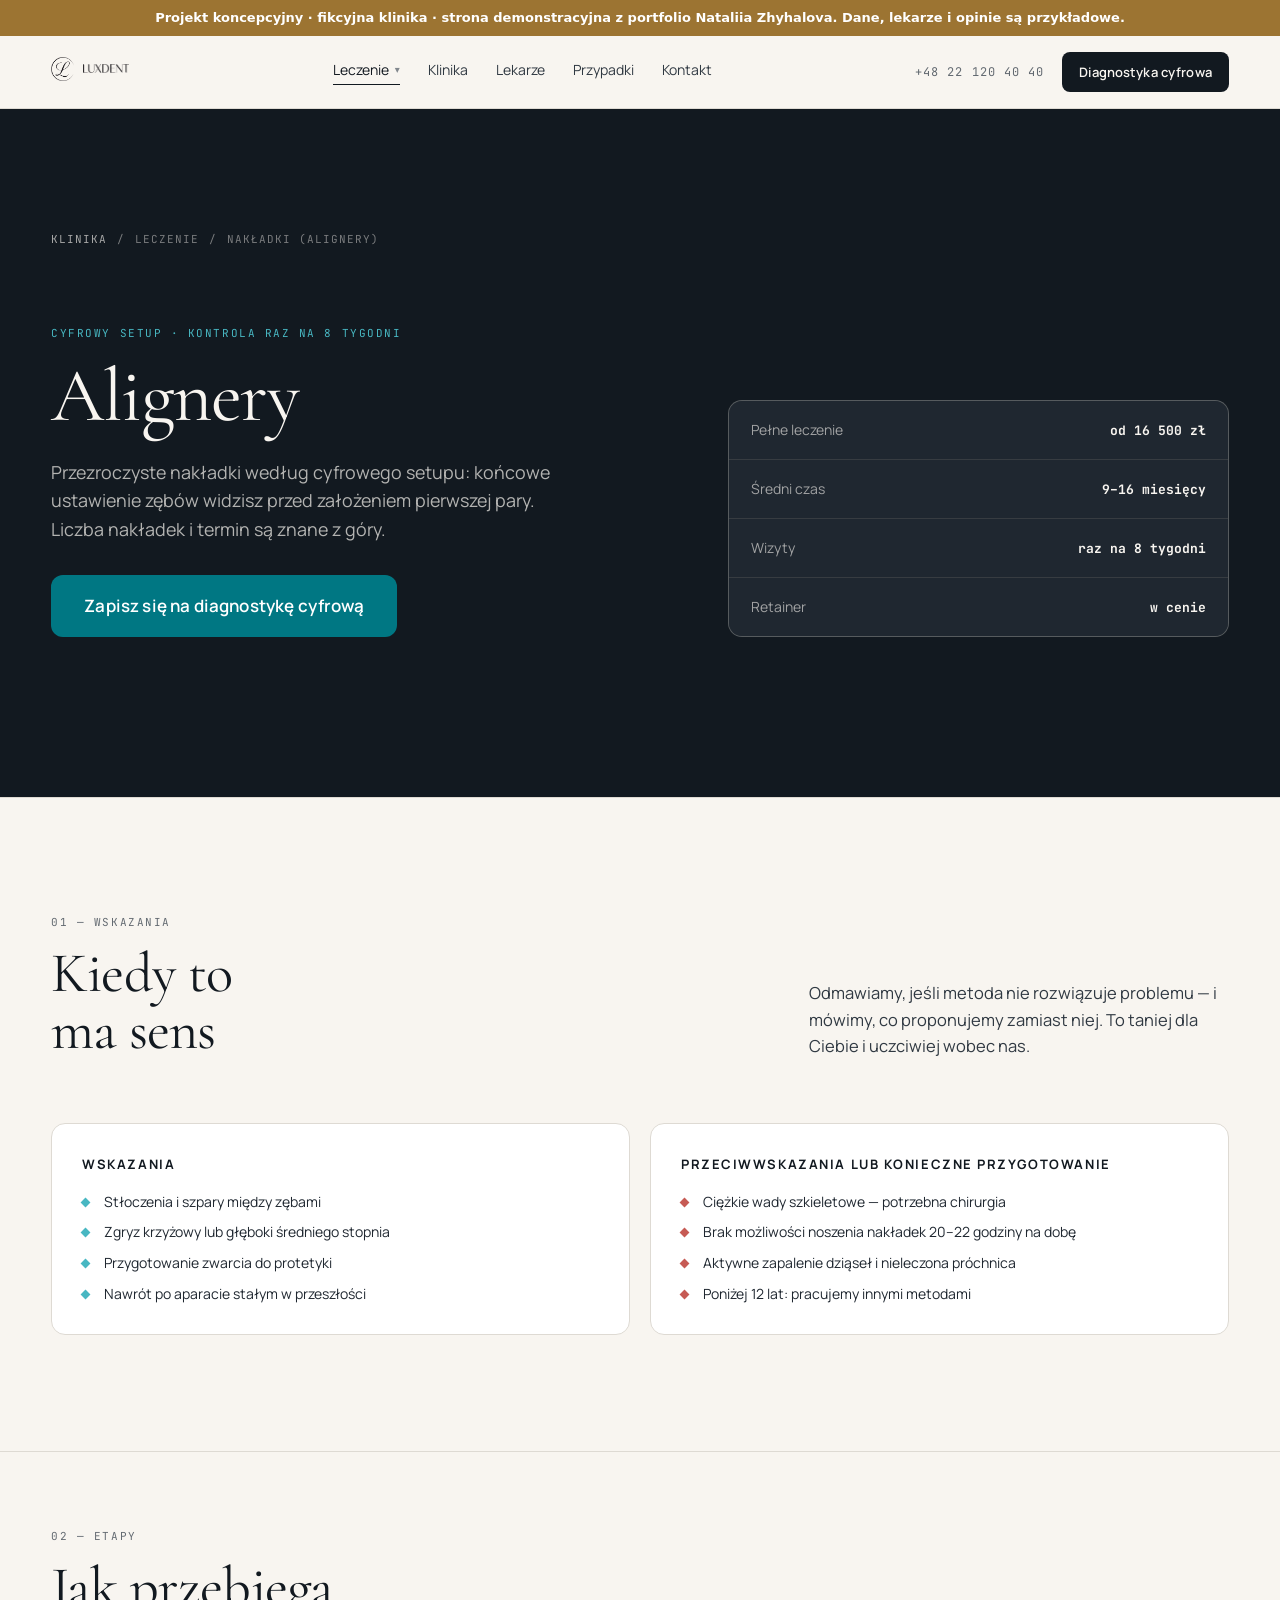
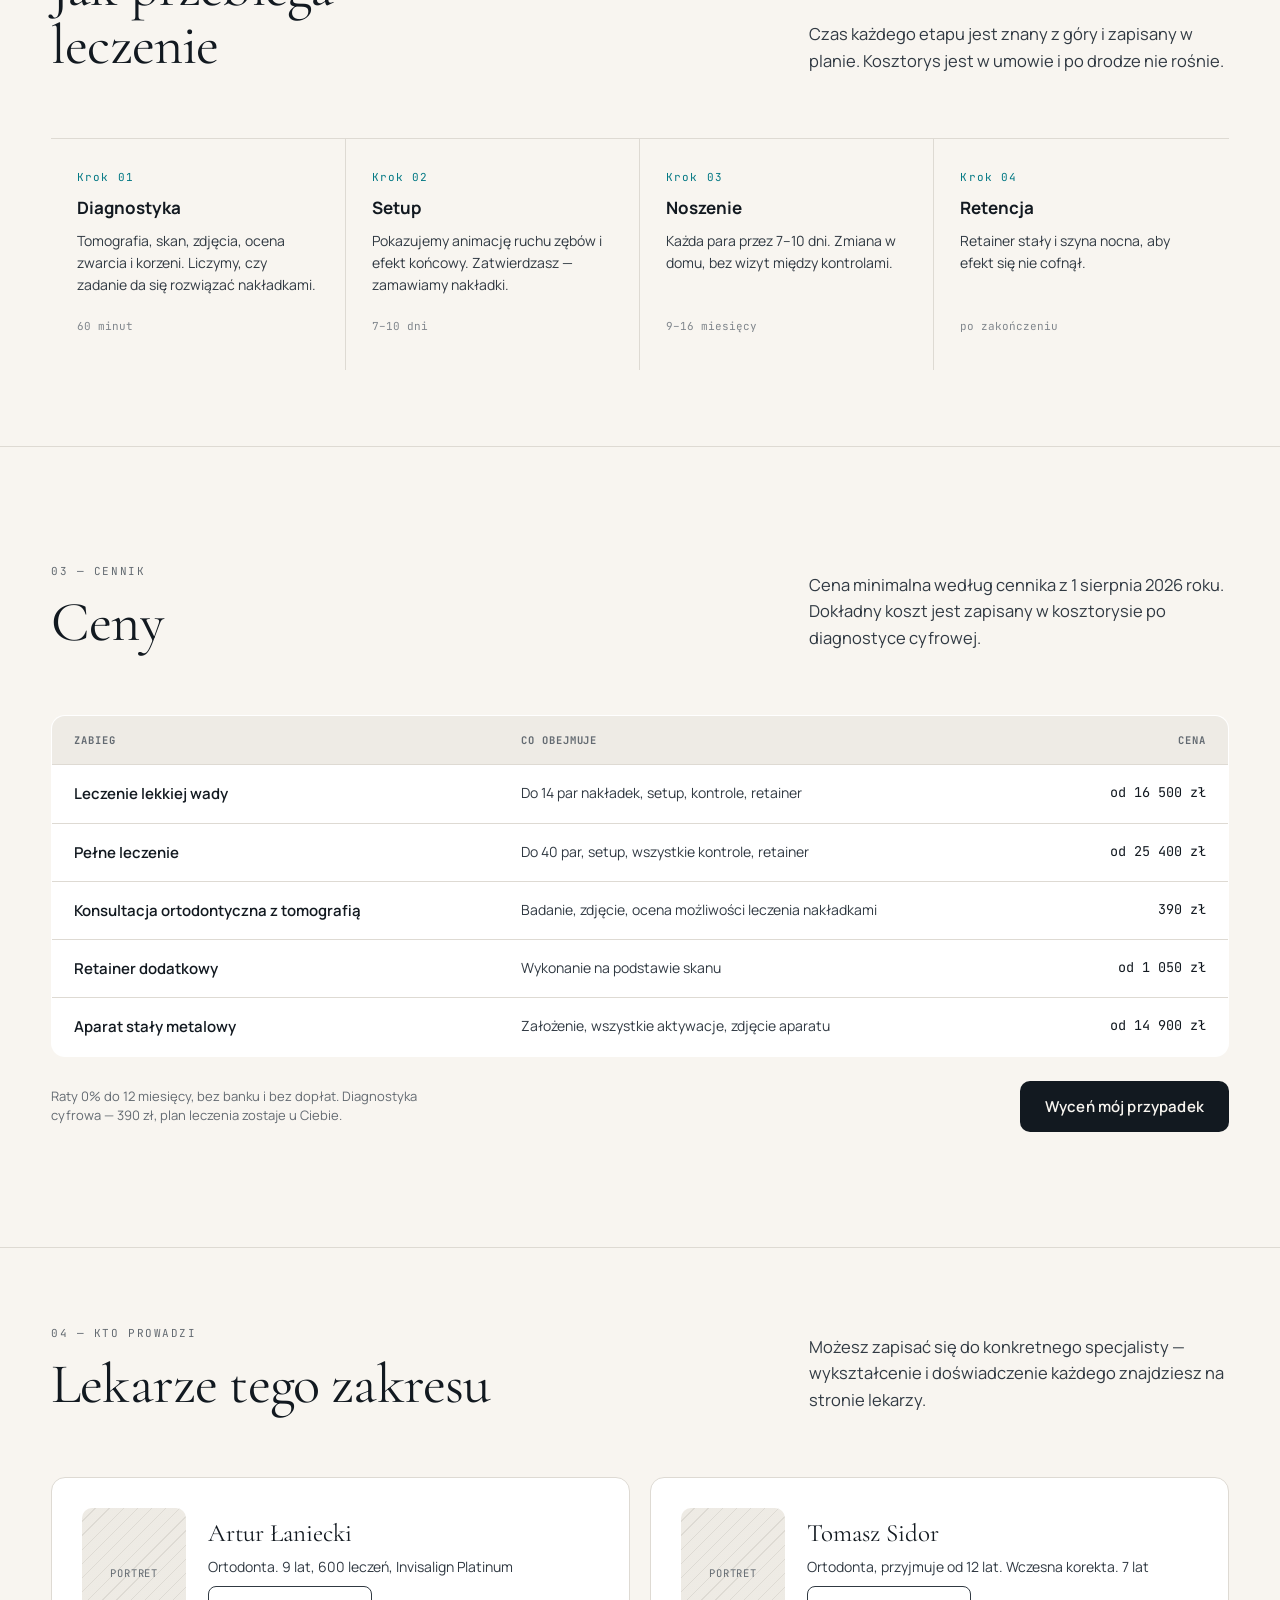
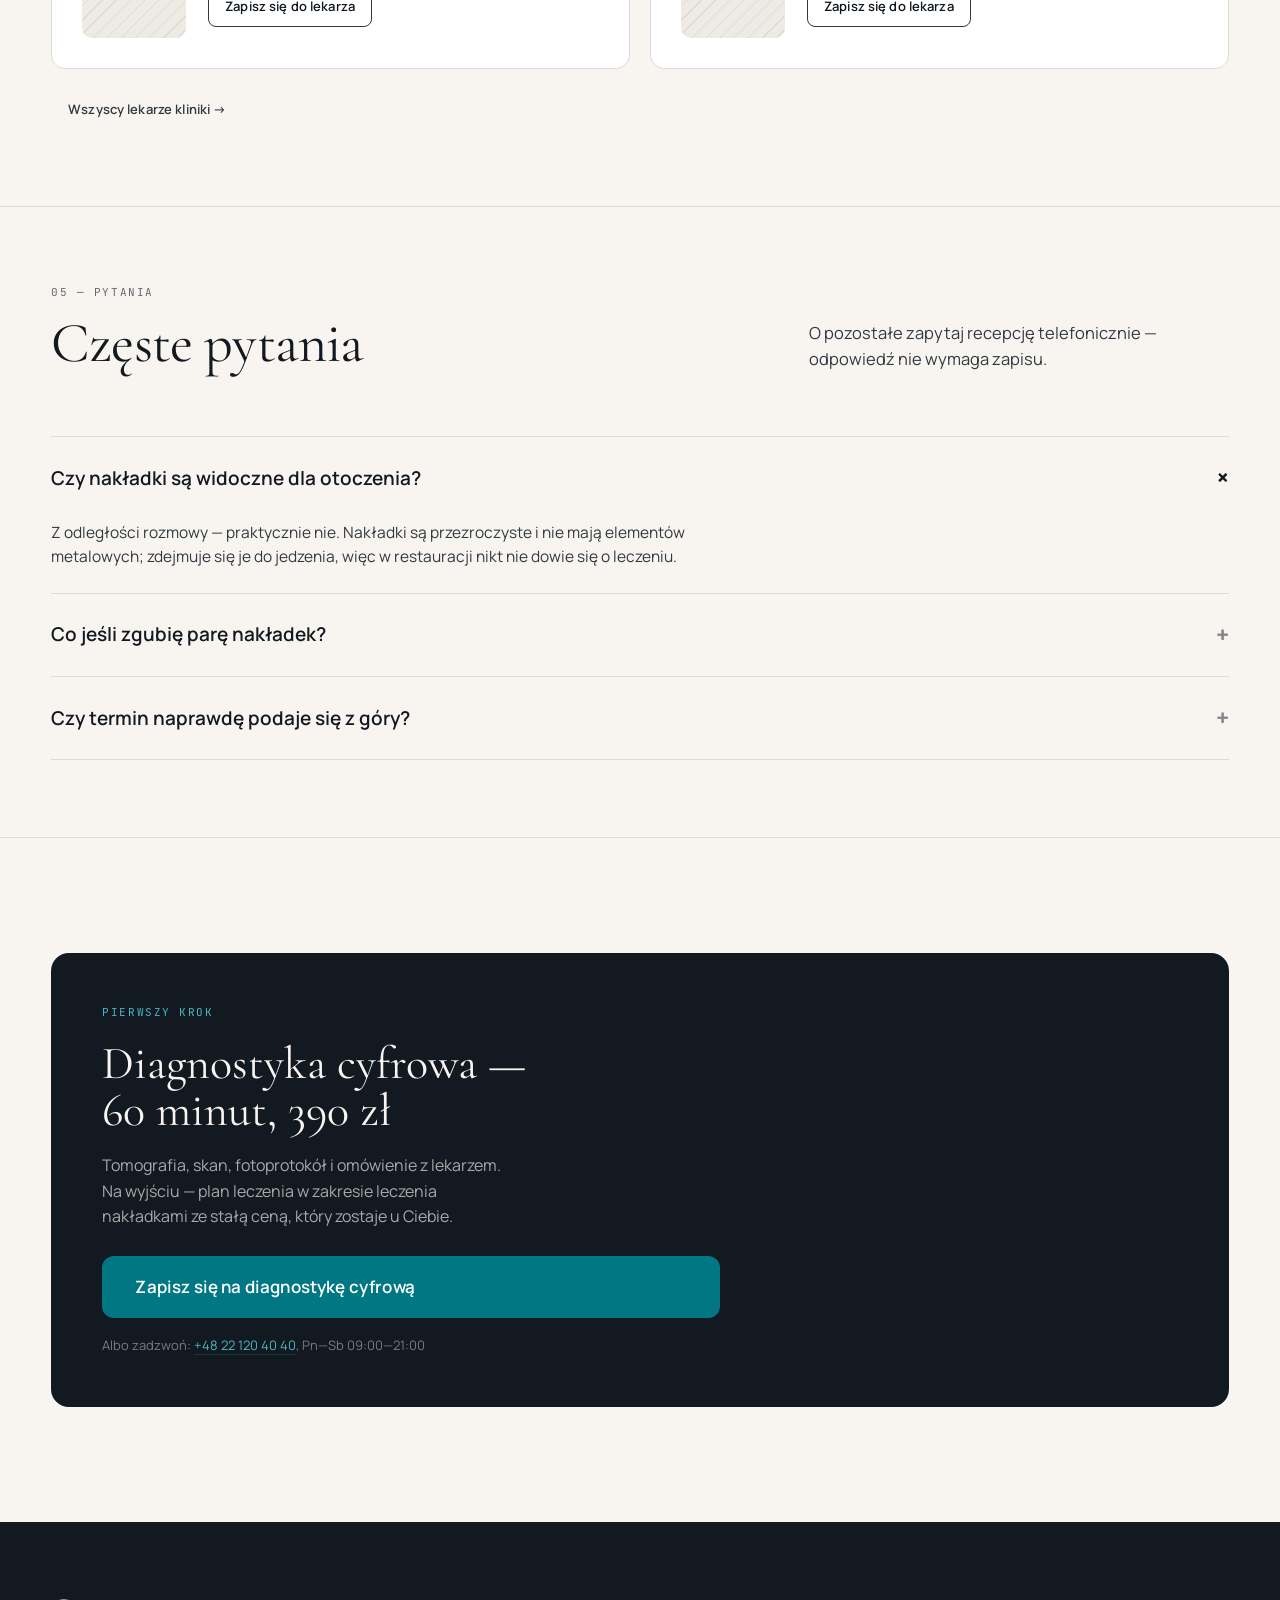
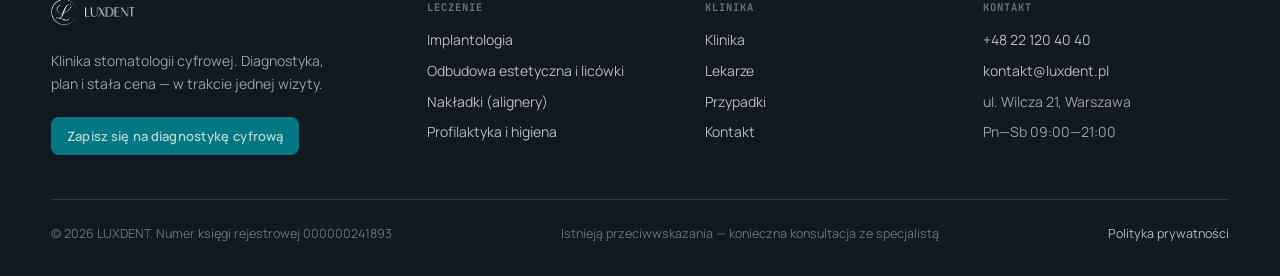
<file: luxdent/page-aligners.html>
<!DOCTYPE html>
<html lang="pl">
<head>
<meta charset="utf-8">
<meta name="viewport" content="width=device-width,initial-scale=1">
<title>Nakładki (alignery) — LUXDENT</title>
<link rel="preconnect" href="https://fonts.googleapis.com"><link rel="preconnect" href="https://fonts.gstatic.com" crossorigin>
<link href="https://fonts.googleapis.com/css2?family=Cormorant+Garamond:wght@300;400;500;600&family=Manrope:wght@400;500;600;700;800&family=JetBrains+Mono:wght@400;500&display=swap" rel="stylesheet">
<link rel="stylesheet" href="brandbook.css">
<link rel="stylesheet" href="site.css">
</head>
<body class="site">

<section class="p-hero" data-screen-label="Nagłówek strony">
<div class="s-wrap">
<div class="crumbs"><a href="home.html">Klinika</a><span>/</span><span>Leczenie</span><span>/</span><span>Nakładki (alignery)</span></div>
<div class="in">
<div>
<div class="s-eyebrow" style="color:var(--aqua)">Cyfrowy setup · kontrola raz na 8 tygodni</div>
<h1>Alignery</h1>
<p class="sub">Przezroczyste nakładki według cyfrowego setupu: końcowe ustawienie zębów widzisz przed założeniem pierwszej pary. Liczba nakładek i termin są znane z góry.</p>
<div class="cta"><a class="btn btn-acc btn-lg" href="page-contacts.html?service=Nak%C5%82adki%20(alignery)#book">Zapisz się na diagnostykę cyfrową</a></div>
</div>
<div class="kv"><div><span>Pełne leczenie</span><b>od 16 500 zł</b></div><div><span>Średni czas</span><b>9–16 miesięcy</b></div><div><span>Wizyty</span><b>raz na 8 tygodni</b></div><div><span>Retainer</span><b>w cenie</b></div></div>
</div>
</div>
</section>

<section class="s-sec" data-screen-label="Wskazania">
<div class="s-wrap">
<div class="s-head reveal"><div><div class="s-eyebrow">01 — Wskazania</div><h2 class="s-h2" style="margin-top:14px">Kiedy to<br>ma sens</h2></div><p>Odmawiamy, jeśli metoda nie rozwiązuje problemu — i mówimy, co proponujemy zamiast niej. To taniej dla Ciebie i uczciwiej wobec nas.</p></div>
<div class="cols2">
<div class="box reveal"><h3>Wskazania</h3><ul class="ticks"><li>Stłoczenia i szpary między zębami</li><li>Zgryz krzyżowy lub głęboki średniego stopnia</li><li>Przygotowanie zwarcia do protetyki</li><li>Nawrót po aparacie stałym w przeszłości</li></ul></div>
<div class="box reveal"><h3>Przeciwwskazania lub konieczne przygotowanie</h3><ul class="ticks no"><li>Ciężkie wady szkieletowe — potrzebna chirurgia</li><li>Brak możliwości noszenia nakładek 20–22 godziny na dobę</li><li>Aktywne zapalenie dziąseł i nieleczona próchnica</li><li>Poniżej 12 lat: pracujemy innymi metodami</li></ul></div>
</div>
</div>
</section>

<section class="s-sec tight" data-screen-label="Etapy">
<div class="s-wrap">
<div class="s-head reveal"><div><div class="s-eyebrow">02 — Etapy</div><h2 class="s-h2" style="margin-top:14px">Jak przebiega<br>leczenie</h2></div><p>Czas każdego etapu jest znany z góry i zapisany w planie. Kosztorys jest w umowie i po drodze nie rośnie.</p></div>
<div class="proto reveal"><div class="step"><div class="n">Krok 01</div><h4>Diagnostyka</h4><p>Tomografia, skan, zdjęcia, ocena zwarcia i korzeni. Liczymy, czy zadanie da się rozwiązać nakładkami.</p><div class="t">60 minut</div></div><div class="step"><div class="n">Krok 02</div><h4>Setup</h4><p>Pokazujemy animację ruchu zębów i efekt końcowy. Zatwierdzasz — zamawiamy nakładki.</p><div class="t">7–10 dni</div></div><div class="step"><div class="n">Krok 03</div><h4>Noszenie</h4><p>Każda para przez 7–10 dni. Zmiana w domu, bez wizyt między kontrolami.</p><div class="t">9–16 miesięcy</div></div><div class="step"><div class="n">Krok 04</div><h4>Retencja</h4><p>Retainer stały i szyna nocna, aby efekt się nie cofnął.</p><div class="t">po zakończeniu</div></div></div>
</div>
</section>

<section class="s-sec" data-screen-label="Ceny">
<div class="s-wrap">
<div class="s-head reveal"><div><div class="s-eyebrow">03 — Cennik</div><h2 class="s-h2" style="margin-top:14px">Ceny</h2></div><p>Cena minimalna według cennika z 1 sierpnia 2026 roku. Dokładny koszt jest zapisany w kosztorysie po diagnostyce cyfrowej.</p></div>
<table class="price-t reveal">
<tr><th>Zabieg</th><th class="d">Co obejmuje</th><th style="text-align:right">Cena</th></tr>
<tr><td class="n">Leczenie lekkiej wady</td><td class="d">Do 14 par nakładek, setup, kontrole, retainer</td><td class="v">od 16 500 zł</td></tr><tr><td class="n">Pełne leczenie</td><td class="d">Do 40 par, setup, wszystkie kontrole, retainer</td><td class="v">od 25 400 zł</td></tr><tr><td class="n">Konsultacja ortodontyczna z tomografią</td><td class="d">Badanie, zdjęcie, ocena możliwości leczenia nakładkami</td><td class="v">390 zł</td></tr><tr><td class="n">Retainer dodatkowy</td><td class="d">Wykonanie na podstawie skanu</td><td class="v">od 1 050 zł</td></tr><tr><td class="n">Aparat stały metalowy</td><td class="d">Założenie, wszystkie aktywacje, zdjęcie aparatu</td><td class="v">od 14 900 zł</td></tr>
</table>
<div class="row reveal" style="margin-top:24px;justify-content:space-between;gap:20px"><span class="note" style="max-width:52ch">Raty 0% do 12 miesięcy, bez banku i bez dopłat. Diagnostyka cyfrowa — 390 zł, plan leczenia zostaje u Ciebie.</span><a class="btn btn-pri" href="page-contacts.html?service=Nak%C5%82adki%20(alignery)#book">Wyceń mój przypadek</a></div>
</div>
</section>

<section class="s-sec tight" data-screen-label="Lekarze zakresu">
<div class="s-wrap">
<div class="s-head reveal"><div><div class="s-eyebrow">04 — Kto prowadzi</div><h2 class="s-h2" style="margin-top:14px">Lekarze tego zakresu</h2></div><p>Możesz zapisać się do konkretnego specjalisty — wykształcenie i doświadczenie każdego znajdziesz na stronie lekarzy.</p></div>
<div class="cols2">
<div class="box reveal" style="display:flex;gap:22px;align-items:center"><div class="ph" style="width:104px;height:130px;border-radius:10px;flex:none">Portret</div><div style="display:flex;flex-direction:column;gap:9px"><h4 style="margin:0;font-family:var(--serif);font-size:25px;font-weight:400;line-height:1.1">Artur Łaniecki</h4><p style="font-size:14px;color:var(--ink-3);margin:0;line-height:1.5">Ortodonta. 9 lat, 600 leczeń, Invisalign Platinum</p><a class="btn btn-sec btn-sm" style="align-self:flex-start" href="page-contacts.html?doctor=Artur%20%C5%81aniecki#book">Zapisz się do lekarza</a></div></div><div class="box reveal" style="display:flex;gap:22px;align-items:center"><div class="ph" style="width:104px;height:130px;border-radius:10px;flex:none">Portret</div><div style="display:flex;flex-direction:column;gap:9px"><h4 style="margin:0;font-family:var(--serif);font-size:25px;font-weight:400;line-height:1.1">Tomasz Sidor</h4><p style="font-size:14px;color:var(--ink-3);margin:0;line-height:1.5">Ortodonta, przyjmuje od 12 lat. Wczesna korekta. 7 lat</p><a class="btn btn-sec btn-sm" style="align-self:flex-start" href="page-contacts.html?doctor=Tomasz%20Sidor#book">Zapisz się do lekarza</a></div></div>
</div>
<div class="row reveal" style="margin-top:20px"><a class="btn btn-gho btn-sm" href="page-doctors.html">Wszyscy lekarze kliniki →</a></div>
</div>
</section>

<section class="s-sec tight" data-screen-label="Pytania">
<div class="s-wrap">
<div class="s-head reveal"><div><div class="s-eyebrow">05 — Pytania</div><h2 class="s-h2" style="margin-top:14px">Częste pytania</h2></div><p>O pozostałe zapytaj recepcję telefonicznie — odpowiedź nie wymaga zapisu.</p></div>
<div class="faq reveal"><details open><summary>Czy nakładki są widoczne dla otoczenia?</summary><p>Z odległości rozmowy — praktycznie nie. Nakładki są przezroczyste i nie mają elementów metalowych; zdejmuje się je do jedzenia, więc w restauracji nikt nie dowie się o leczeniu.</p></details><details><summary>Co jeśli zgubię parę nakładek?</summary><p>Wracasz do poprzedniej pary i informujesz nas — drukujemy zamiennik. Leczenie nie wydłuża się, jeśli przerwa nie przekroczyła tygodnia.</p></details><details><summary>Czy termin naprawdę podaje się z góry?</summary><p>Tak, setup daje dokładną liczbę par i wyliczony czas. Odchylenie mieści się zwykle w dwóch tygodniach — zazwyczaj z powodu niepełnego czasu noszenia, a nie planu.</p></details></div>
</div>
</section>

<section class="s-sec" data-screen-label="Zapis końcowy">
<div class="s-wrap">
<div class="book reveal" style="grid-template-columns:1fr">
<div class="l" style="max-width:720px">
<div class="s-eyebrow" style="color:var(--aqua)">Pierwszy krok</div>
<h2>Diagnostyka cyfrowa —<br>60 minut, 390 zł</h2>
<p>Tomografia, skan, fotoprotokół i omówienie z lekarzem. Na wyjściu — plan leczenia w zakresie leczenia nakładkami ze stałą ceną, który zostaje u Ciebie.</p>
<a class="btn btn-acc btn-lg" href="page-contacts.html?service=Nak%C5%82adki%20(alignery)#book" style="margin-top:8px">Zapisz się na diagnostykę cyfrową</a>
<span class="note" style="color:oklch(0.972 0.008 85/.45)">Albo zadzwoń: <a href="tel:+48221204040" style="color:var(--aqua)">+48 22 120 40 40</a>, Pn—Sb 09:00—21:00</span>
</div>
</div>
</div>
</section>

<script src="site-shell.js"></script>
</body>
</html>
</file>
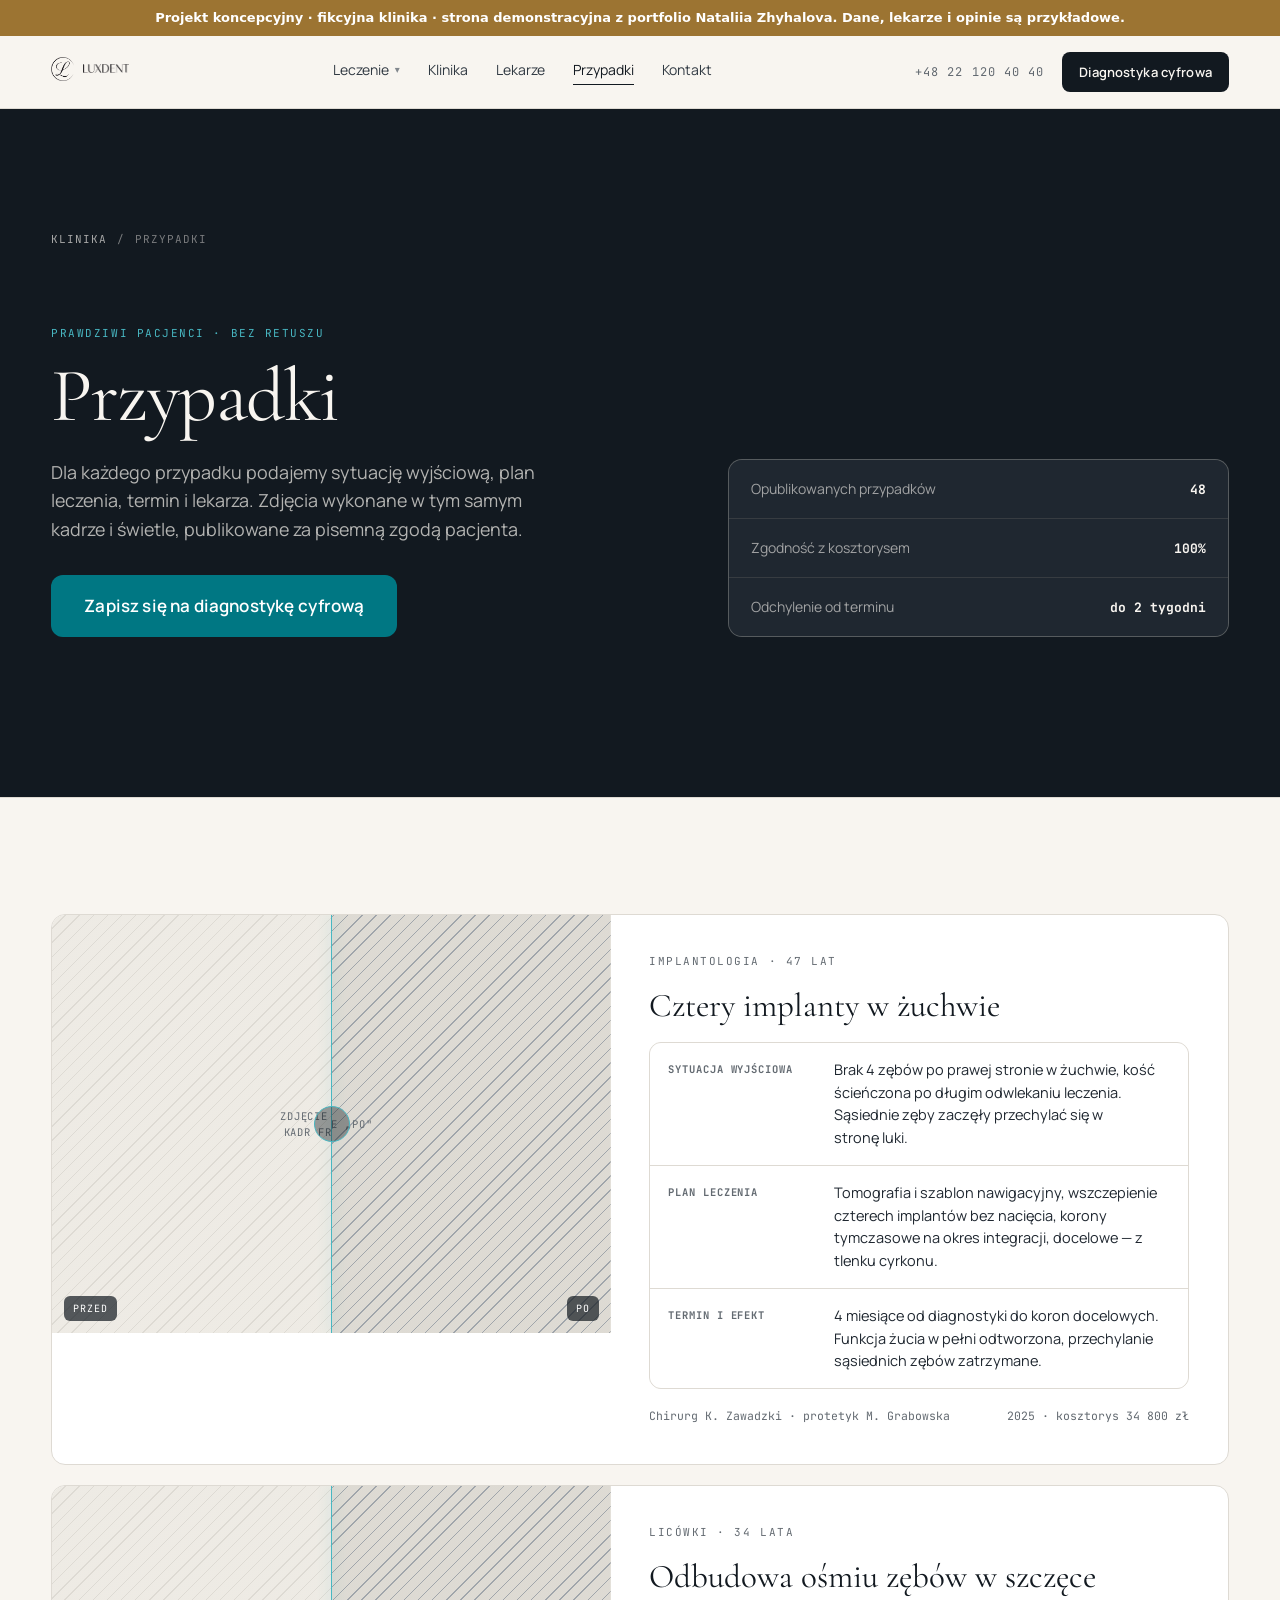
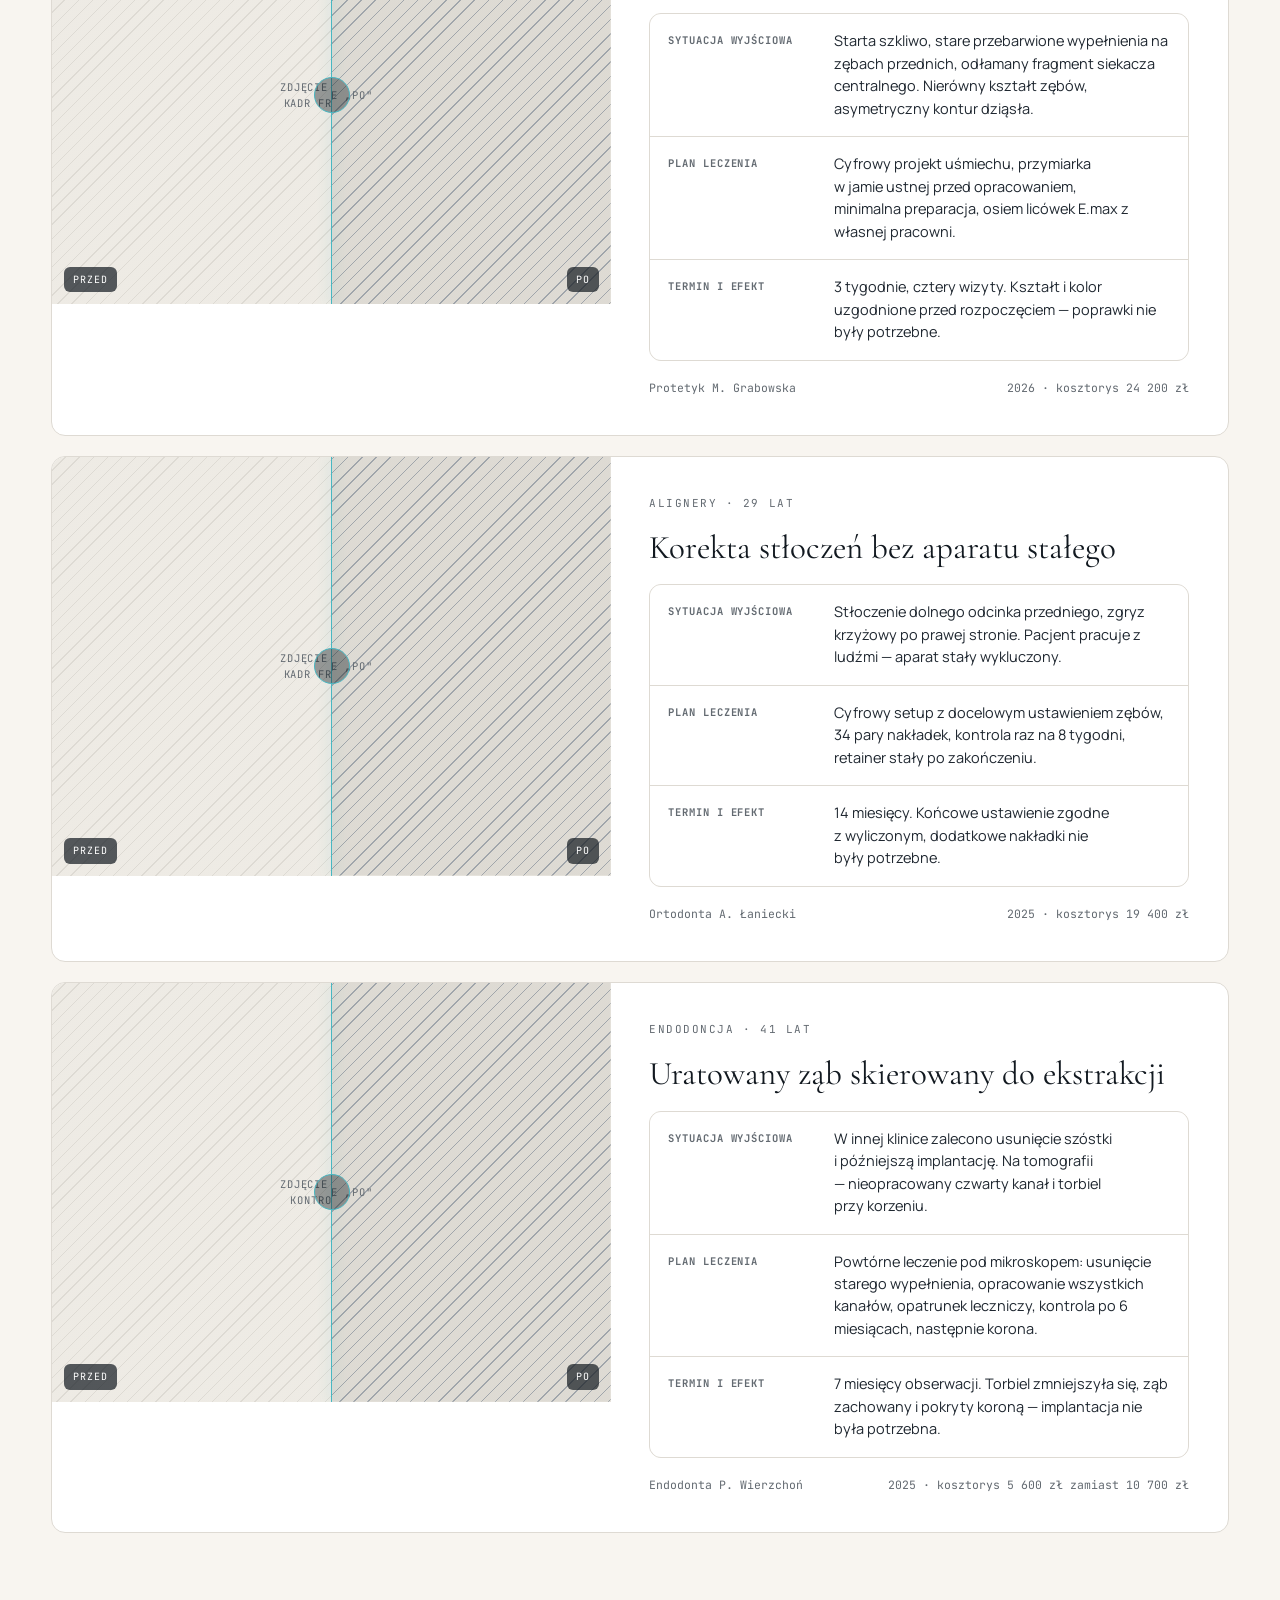
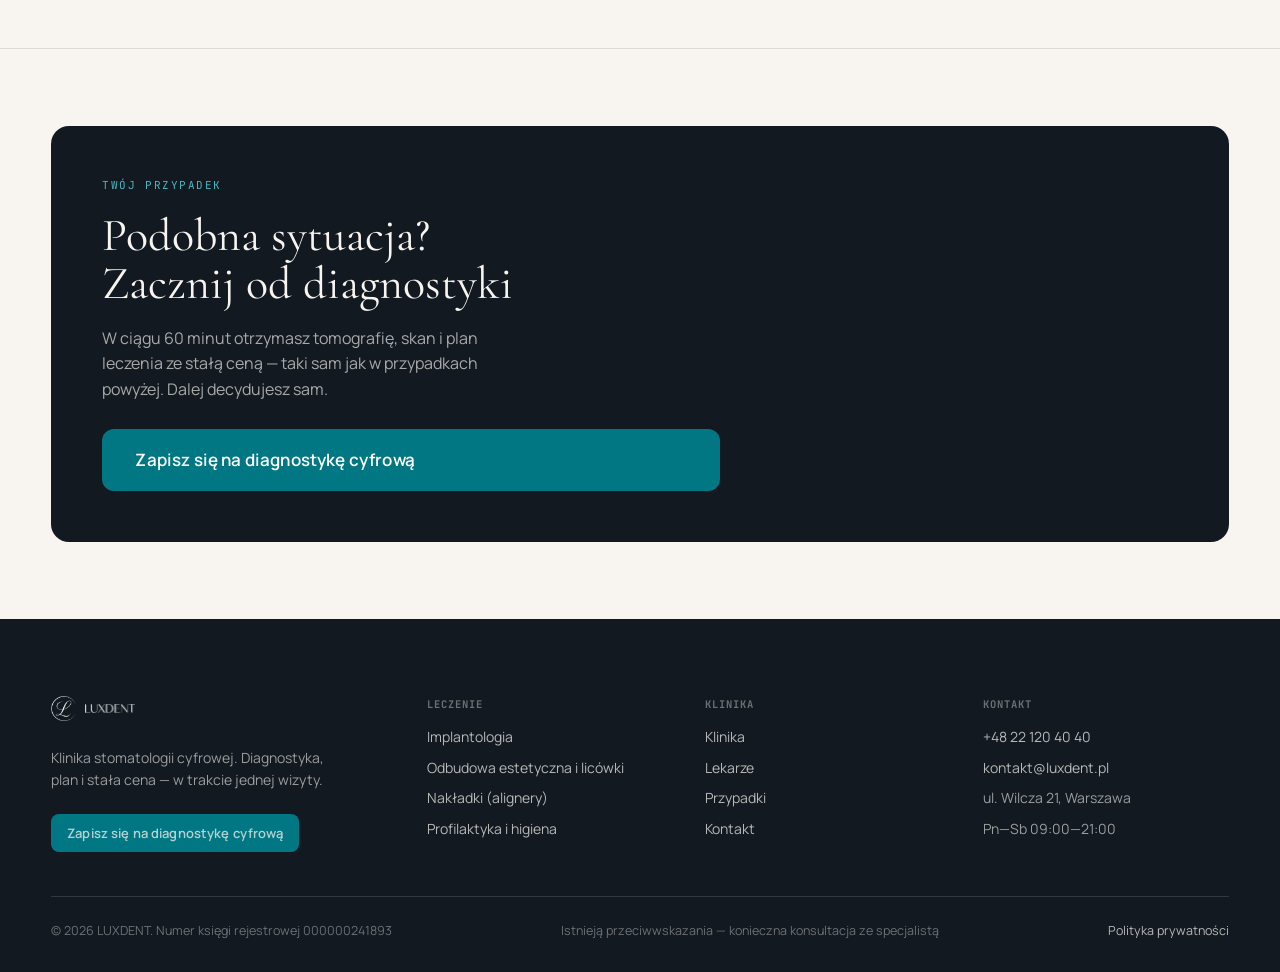
<file: luxdent/page-cases.html>
<!DOCTYPE html>
<html lang="pl">
<head>
<meta charset="utf-8">
<meta name="viewport" content="width=device-width,initial-scale=1">
<title>Przypadki — LUXDENT</title>
<link rel="preconnect" href="https://fonts.googleapis.com"><link rel="preconnect" href="https://fonts.gstatic.com" crossorigin>
<link href="https://fonts.googleapis.com/css2?family=Cormorant+Garamond:wght@300;400;500;600&family=Manrope:wght@400;500;600;700;800&family=JetBrains+Mono:wght@400;500&display=swap" rel="stylesheet">
<link rel="stylesheet" href="brandbook.css">
<link rel="stylesheet" href="site.css">
</head>
<body class="site">

<section class="p-hero" data-screen-label="Nagłówek strony">
<div class="s-wrap">
<div class="crumbs"><a href="home.html">Klinika</a><span>/</span><span>Przypadki</span></div>
<div class="in">
<div>
<div class="s-eyebrow" style="color:var(--aqua)">Prawdziwi pacjenci · bez retuszu</div>
<h1>Przypadki</h1>
<p class="sub">Dla każdego przypadku podajemy sytuację wyjściową, plan leczenia, termin i lekarza. Zdjęcia wykonane w tym samym kadrze i świetle, publikowane za pisemną zgodą pacjenta.</p>
<div class="cta"><a class="btn btn-acc btn-lg" href="page-contacts.html#book">Zapisz się na diagnostykę cyfrową</a></div>
</div>
<div class="kv">
<div><span>Opublikowanych przypadków</span><b>48</b></div>
<div><span>Zgodność z kosztorysem</span><b>100%</b></div>
<div><span>Odchylenie od terminu</span><b>do 2 tygodni</b></div>
</div>
</div>
</div>
</section>

<section class="s-sec" data-screen-label="Przypadki">
<div class="s-wrap grid" style="gap:20px">

<article class="case-full reveal" data-screen-label="Przypadek 1">
<div class="ba" data-ba><div class="layer ph">Zdjęcie „przed"<br>kadr frontalny</div><div class="layer after ph" style="background:repeating-linear-gradient(135deg,var(--bone-3) 0 9px,var(--n-400) 9px 10px)">Zdjęcie „po"</div><div class="bar"></div><span class="lbl l">Przed</span><span class="lbl r">Po</span></div>
<div class="b">
<div class="s-eyebrow">Implantologia · 47 lat</div>
<h3>Cztery implanty w żuchwie</h3>
<div class="rows">
<div><b>Sytuacja wyjściowa</b><p>Brak 4 zębów po prawej stronie w żuchwie, kość ścieńczona po długim odwlekaniu leczenia. Sąsiednie zęby zaczęły przechylać się w stronę luki.</p></div>
<div><b>Plan leczenia</b><p>Tomografia i szablon nawigacyjny, wszczepienie czterech implantów bez nacięcia, korony tymczasowe na okres integracji, docelowe — z tlenku cyrkonu.</p></div>
<div><b>Termin i efekt</b><p>4 miesiące od diagnostyki do koron docelowych. Funkcja żucia w pełni odtworzona, przechylanie sąsiednich zębów zatrzymane.</p></div>
</div>
<div class="foot"><span>Chirurg K. Zawadzki · protetyk M. Grabowska</span><span>2025 · kosztorys 34 800 zł</span></div>
</div>
</article>

<article class="case-full reveal" data-screen-label="Przypadek 2">
<div class="ba" data-ba><div class="layer ph">Zdjęcie „przed"<br>kadr frontalny</div><div class="layer after ph" style="background:repeating-linear-gradient(135deg,var(--bone-3) 0 9px,var(--n-400) 9px 10px)">Zdjęcie „po"</div><div class="bar"></div><span class="lbl l">Przed</span><span class="lbl r">Po</span></div>
<div class="b">
<div class="s-eyebrow">Licówki · 34 lata</div>
<h3>Odbudowa ośmiu zębów w szczęce</h3>
<div class="rows">
<div><b>Sytuacja wyjściowa</b><p>Starta szkliwo, stare przebarwione wypełnienia na zębach przednich, odłamany fragment siekacza centralnego. Nierówny kształt zębów, asymetryczny kontur dziąsła.</p></div>
<div><b>Plan leczenia</b><p>Cyfrowy projekt uśmiechu, przymiarka w jamie ustnej przed opracowaniem, minimalna preparacja, osiem licówek E.max z własnej pracowni.</p></div>
<div><b>Termin i efekt</b><p>3 tygodnie, cztery wizyty. Kształt i kolor uzgodnione przed rozpoczęciem — poprawki nie były potrzebne.</p></div>
</div>
<div class="foot"><span>Protetyk M. Grabowska</span><span>2026 · kosztorys 24 200 zł</span></div>
</div>
</article>

<article class="case-full reveal" data-screen-label="Przypadek 3">
<div class="ba" data-ba><div class="layer ph">Zdjęcie „przed"<br>kadr frontalny</div><div class="layer after ph" style="background:repeating-linear-gradient(135deg,var(--bone-3) 0 9px,var(--n-400) 9px 10px)">Zdjęcie „po"</div><div class="bar"></div><span class="lbl l">Przed</span><span class="lbl r">Po</span></div>
<div class="b">
<div class="s-eyebrow">Alignery · 29 lat</div>
<h3>Korekta stłoczeń bez aparatu stałego</h3>
<div class="rows">
<div><b>Sytuacja wyjściowa</b><p>Stłoczenie dolnego odcinka przedniego, zgryz krzyżowy po prawej stronie. Pacjent pracuje z ludźmi — aparat stały wykluczony.</p></div>
<div><b>Plan leczenia</b><p>Cyfrowy setup z docelowym ustawieniem zębów, 34 pary nakładek, kontrola raz na 8 tygodni, retainer stały po zakończeniu.</p></div>
<div><b>Termin i efekt</b><p>14 miesięcy. Końcowe ustawienie zgodne z wyliczonym, dodatkowe nakładki nie były potrzebne.</p></div>
</div>
<div class="foot"><span>Ortodonta A. Łaniecki</span><span>2025 · kosztorys 19 400 zł</span></div>
</div>
</article>

<article class="case-full reveal" data-screen-label="Przypadek 4">
<div class="ba" data-ba><div class="layer ph">Zdjęcie „przed"<br>kontrola RTG</div><div class="layer after ph" style="background:repeating-linear-gradient(135deg,var(--bone-3) 0 9px,var(--n-400) 9px 10px)">Zdjęcie „po"</div><div class="bar"></div><span class="lbl l">Przed</span><span class="lbl r">Po</span></div>
<div class="b">
<div class="s-eyebrow">Endodoncja · 41 lat</div>
<h3>Uratowany ząb skierowany do ekstrakcji</h3>
<div class="rows">
<div><b>Sytuacja wyjściowa</b><p>W innej klinice zalecono usunięcie szóstki i późniejszą implantację. Na tomografii — nieopracowany czwarty kanał i torbiel przy korzeniu.</p></div>
<div><b>Plan leczenia</b><p>Powtórne leczenie pod mikroskopem: usunięcie starego wypełnienia, opracowanie wszystkich kanałów, opatrunek leczniczy, kontrola po 6 miesiącach, następnie korona.</p></div>
<div><b>Termin i efekt</b><p>7 miesięcy obserwacji. Torbiel zmniejszyła się, ząb zachowany i pokryty koroną — implantacja nie była potrzebna.</p></div>
</div>
<div class="foot"><span>Endodonta P. Wierzchoń</span><span>2025 · kosztorys 5 600 zł zamiast 10 700 zł</span></div>
</div>
</article>

</div>
</section>

<section class="s-sec tight" data-screen-label="Zapis końcowy">
<div class="s-wrap">
<div class="book reveal" style="grid-template-columns:1fr">
<div class="l" style="max-width:720px">
<div class="s-eyebrow" style="color:var(--aqua)">Twój przypadek</div>
<h2>Podobna sytuacja?<br>Zacznij od diagnostyki</h2>
<p>W ciągu 60 minut otrzymasz tomografię, skan i plan leczenia ze stałą ceną — taki sam jak w przypadkach powyżej. Dalej decydujesz sam.</p>
<a class="btn btn-acc btn-lg" href="page-contacts.html#book" style="margin-top:8px">Zapisz się na diagnostykę cyfrową</a>
</div>
</div>
</div>
</section>

<script src="site-shell.js"></script>
</body>
</html>
</file>
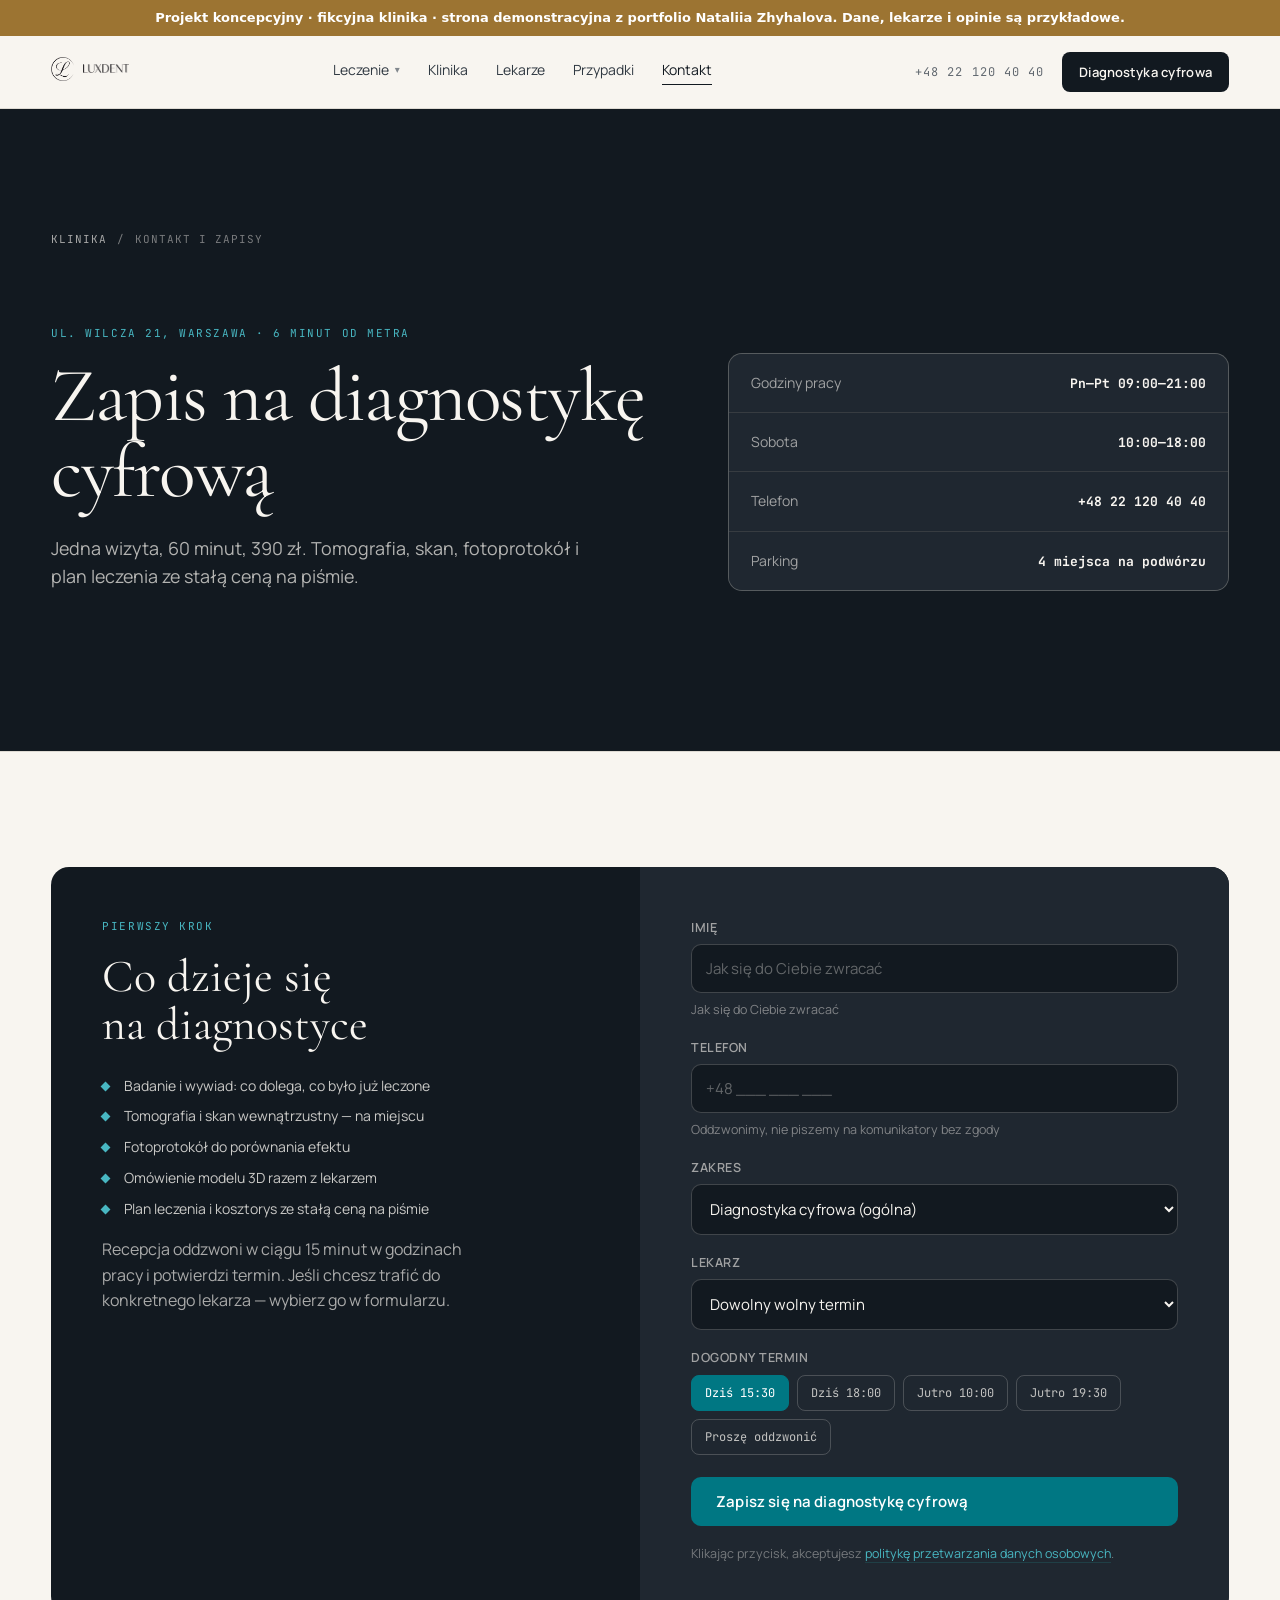
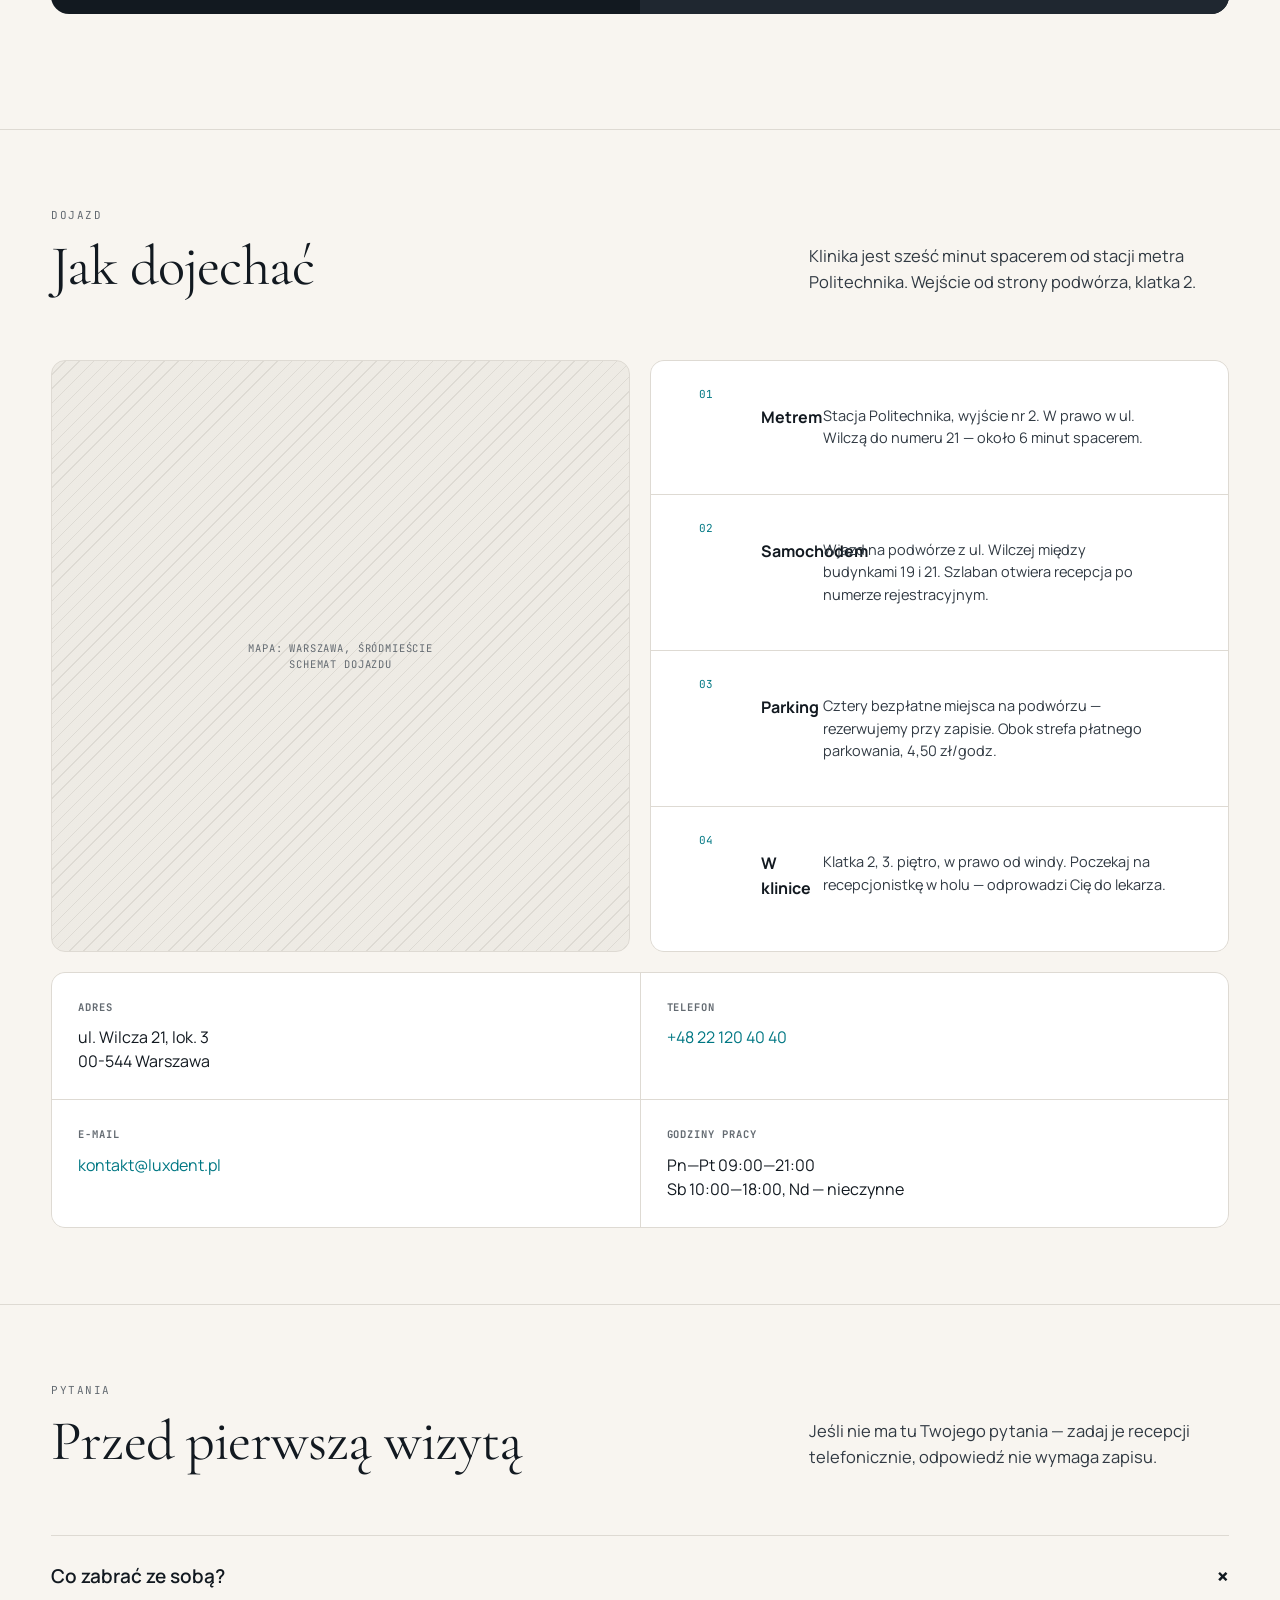
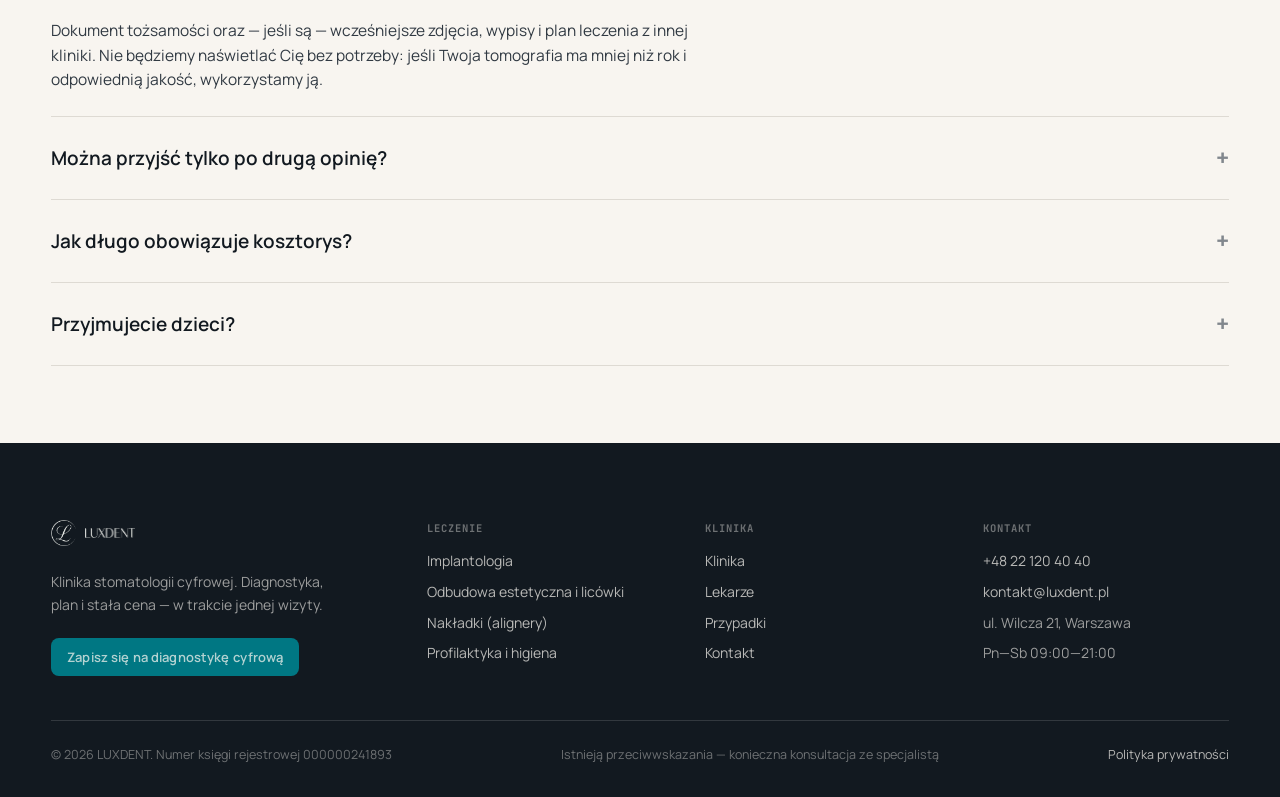
<file: luxdent/page-contacts.html>
<!DOCTYPE html>
<html lang="pl">
<head>
<meta charset="utf-8">
<meta name="viewport" content="width=device-width,initial-scale=1">
<title>Kontakt i zapisy — LUXDENT</title>
<link rel="preconnect" href="https://fonts.googleapis.com"><link rel="preconnect" href="https://fonts.gstatic.com" crossorigin>
<link href="https://fonts.googleapis.com/css2?family=Cormorant+Garamond:wght@300;400;500;600&family=Manrope:wght@400;500;600;700;800&family=JetBrains+Mono:wght@400;500&display=swap" rel="stylesheet">
<link rel="stylesheet" href="brandbook.css">
<link rel="stylesheet" href="site.css">
</head>
<body class="site">

<section class="p-hero" data-screen-label="Nagłówek strony">
<div class="s-wrap">
<div class="crumbs"><a href="home.html">Klinika</a><span>/</span><span>Kontakt i zapisy</span></div>
<div class="in">
<div>
<div class="s-eyebrow" style="color:var(--aqua)">ul. Wilcza 21, Warszawa · 6 minut od metra</div>
<h1>Zapis na diagnostykę<br>cyfrową</h1>
<p class="sub">Jedna wizyta, 60 minut, 390 zł. Tomografia, skan, fotoprotokół i plan leczenia ze stałą ceną na piśmie.</p>
</div>
<div class="kv">
<div><span>Godziny pracy</span><b>Pn—Pt 09:00—21:00</b></div>
<div><span>Sobota</span><b>10:00—18:00</b></div>
<div><span>Telefon</span><b>+48 22 120 40 40</b></div>
<div><span>Parking</span><b>4 miejsca na podwórzu</b></div>
</div>
</div>
</div>
</section>

<section class="s-sec" id="book" data-screen-label="Formularz zapisu">
<div class="s-wrap">
<div class="book reveal">
<div class="l">
<div class="s-eyebrow" style="color:var(--aqua)">Pierwszy krok</div>
<h2>Co dzieje się<br>na diagnostyce</h2>
<ul class="ticks"><li>Badanie i wywiad: co dolega, co było już leczone</li><li>Tomografia i skan wewnątrzustny — na miejscu</li><li>Fotoprotokół do porównania efektu</li><li>Omówienie modelu 3D razem z lekarzem</li><li>Plan leczenia i kosztorys ze stałą ceną na piśmie</li></ul>
<p>Recepcja oddzwoni w ciągu 15 minut w godzinach pracy i potwierdzi termin. Jeśli chcesz trafić do konkretnego lekarza — wybierz go w formularzu.</p>
</div>
<form class="r" id="bookForm" novalidate>
<span class="pre-note" id="preNote"></span>
<div class="field"><label for="bn">Imię</label><input id="bn" name="name" placeholder="Jak się do Ciebie zwracać" required><span class="hint" data-ok="Jak się do Ciebie zwracać" data-err="Podaj imię">Jak się do Ciebie zwracać</span></div>
<div class="field"><label for="bp">Telefon</label><input id="bp" name="phone" type="tel" placeholder="+48 ___ ___ ___" required><span class="hint" data-ok="Oddzwonimy, nie piszemy na komunikatory bez zgody" data-err="Sprawdź numer: brakuje cyfr">Oddzwonimy, nie piszemy na komunikatory bez zgody</span></div>
<div class="field"><label for="bs">Zakres</label><select id="bs" name="service"><option>Diagnostyka cyfrowa (ogólna)</option><option>Implantologia</option><option>Odbudowa estetyczna i licówki</option><option>Nakładki (alignery)</option><option>Profilaktyka i higiena</option><option>Druga opinia do obcego planu</option></select></div>
<div class="field"><label for="bd">Lekarz</label><select id="bd" name="doctor"><option>Dowolny wolny termin</option><option>Kamil Zawadzki</option><option>Marta Grabowska</option><option>Artur Łaniecki</option><option>Paulina Wierzchoń</option></select></div>
<div class="field"><label>Dogodny termin</label><div class="slots" id="slots"><button type="button" class="slot on">Dziś 15:30</button><button type="button" class="slot">Dziś 18:00</button><button type="button" class="slot">Jutro 10:00</button><button type="button" class="slot">Jutro 19:30</button><button type="button" class="slot">Proszę oddzwonić</button></div></div>
<button class="btn btn-acc" type="submit" style="margin-top:4px">Zapisz się na diagnostykę cyfrową</button>
<span class="ok-msg" id="okMsg"><span class="tag ok"><i></i>Wersja demonstracyjna</span> To strona koncepcyjna — zgłoszenie nie zostało nigdzie wysłane.</span>
<span class="hint" style="color:oklch(0.972 0.008 85/.4);font-size:12.5px">Klikając przycisk, akceptujesz <a href="#" style="color:var(--aqua)">politykę przetwarzania danych osobowych</a>.</span>
</form>
</div>
</div>
</section>

<section class="s-sec tight" data-screen-label="Jak dojechać">
<div class="s-wrap">
<div class="s-head reveal"><div><div class="s-eyebrow">Dojazd</div><h2 class="s-h2" style="margin-top:14px">Jak dojechać</h2></div><p>Klinika jest sześć minut spacerem od stacji metra Politechnika. Wejście od strony podwórza, klatka 2.</p></div>
<div class="cts">
<div class="map ph reveal">Mapa: Warszawa, Śródmieście<br>schemat dojazdu</div>
<div class="route reveal">
<div><div class="n">01</div><div><h4>Metrem</h4><p>Stacja Politechnika, wyjście nr 2. W prawo w ul. Wilczą do numeru 21 — około 6 minut spacerem.</p></div></div>
<div><div class="n">02</div><div><h4>Samochodem</h4><p>Wjazd na podwórze z ul. Wilczej między budynkami 19 i 21. Szlaban otwiera recepcja po numerze rejestracyjnym.</p></div></div>
<div><div class="n">03</div><div><h4>Parking</h4><p>Cztery bezpłatne miejsca na podwórzu — rezerwujemy przy zapisie. Obok strefa płatnego parkowania, 4,50 zł/godz.</p></div></div>
<div><div class="n">04</div><div><h4>W klinice</h4><p>Klatka 2, 3. piętro, w prawo od windy. Poczekaj na recepcjonistkę w holu — odprowadzi Cię do lekarza.</p></div></div>
</div>
</div>
<div class="cts-info reveal" style="margin-top:20px">
<div><b>Adres</b><p>ul. Wilcza 21, lok. 3<br>00-544 Warszawa</p></div>
<div><b>Telefon</b><p><a href="tel:+48221204040">+48 22 120 40 40</a></p></div>
<div><b>E-mail</b><p><a href="mailto:kontakt@luxdent.pl">kontakt@luxdent.pl</a></p></div>
<div><b>Godziny pracy</b><p>Pn—Pt 09:00—21:00<br>Sb 10:00—18:00, Nd — nieczynne</p></div>
</div>
</div>
</section>

<section class="s-sec tight" data-screen-label="Pytania">
<div class="s-wrap">
<div class="s-head reveal"><div><div class="s-eyebrow">Pytania</div><h2 class="s-h2" style="margin-top:14px">Przed pierwszą wizytą</h2></div><p>Jeśli nie ma tu Twojego pytania — zadaj je recepcji telefonicznie, odpowiedź nie wymaga zapisu.</p></div>
<div class="faq reveal">
<details open><summary>Co zabrać ze sobą?</summary><p>Dokument tożsamości oraz — jeśli są — wcześniejsze zdjęcia, wypisy i plan leczenia z innej kliniki. Nie będziemy naświetlać Cię bez potrzeby: jeśli Twoja tomografia ma mniej niż rok i odpowiednią jakość, wykorzystamy ją.</p></details>
<details><summary>Można przyjść tylko po drugą opinię?</summary><p>Tak. Przynieś tomografię i plan — omówimy go na wizycie, powiemy, co jest uzasadnione, a co nie, i przekażemy pisemne zalecenie. Leczenie u nas nie jest wtedy obowiązkowe.</p></details>
<details><summary>Jak długo obowiązuje kosztorys?</summary><p>Kosztorys jest zapisany w umowie i nie zmienia się w trakcie leczenia. Jeśli w trakcie wyjdzie dodatkowy problem — zatrzymujemy się, pokazujemy zdjęcie i uzgadniamy zmiany osobno.</p></details>
<details><summary>Przyjmujecie dzieci?</summary><p>Od 12 lat — higiena, leczenie zachowawcze i ortodoncja. Chirurgię i protetykę prowadzimy wyłącznie u pacjentów dorosłych.</p></details>
</div>
</div>
</section>

<script src="site-shell.js"></script>
<script src="booking.js"></script>
</body>
</html>
</file>
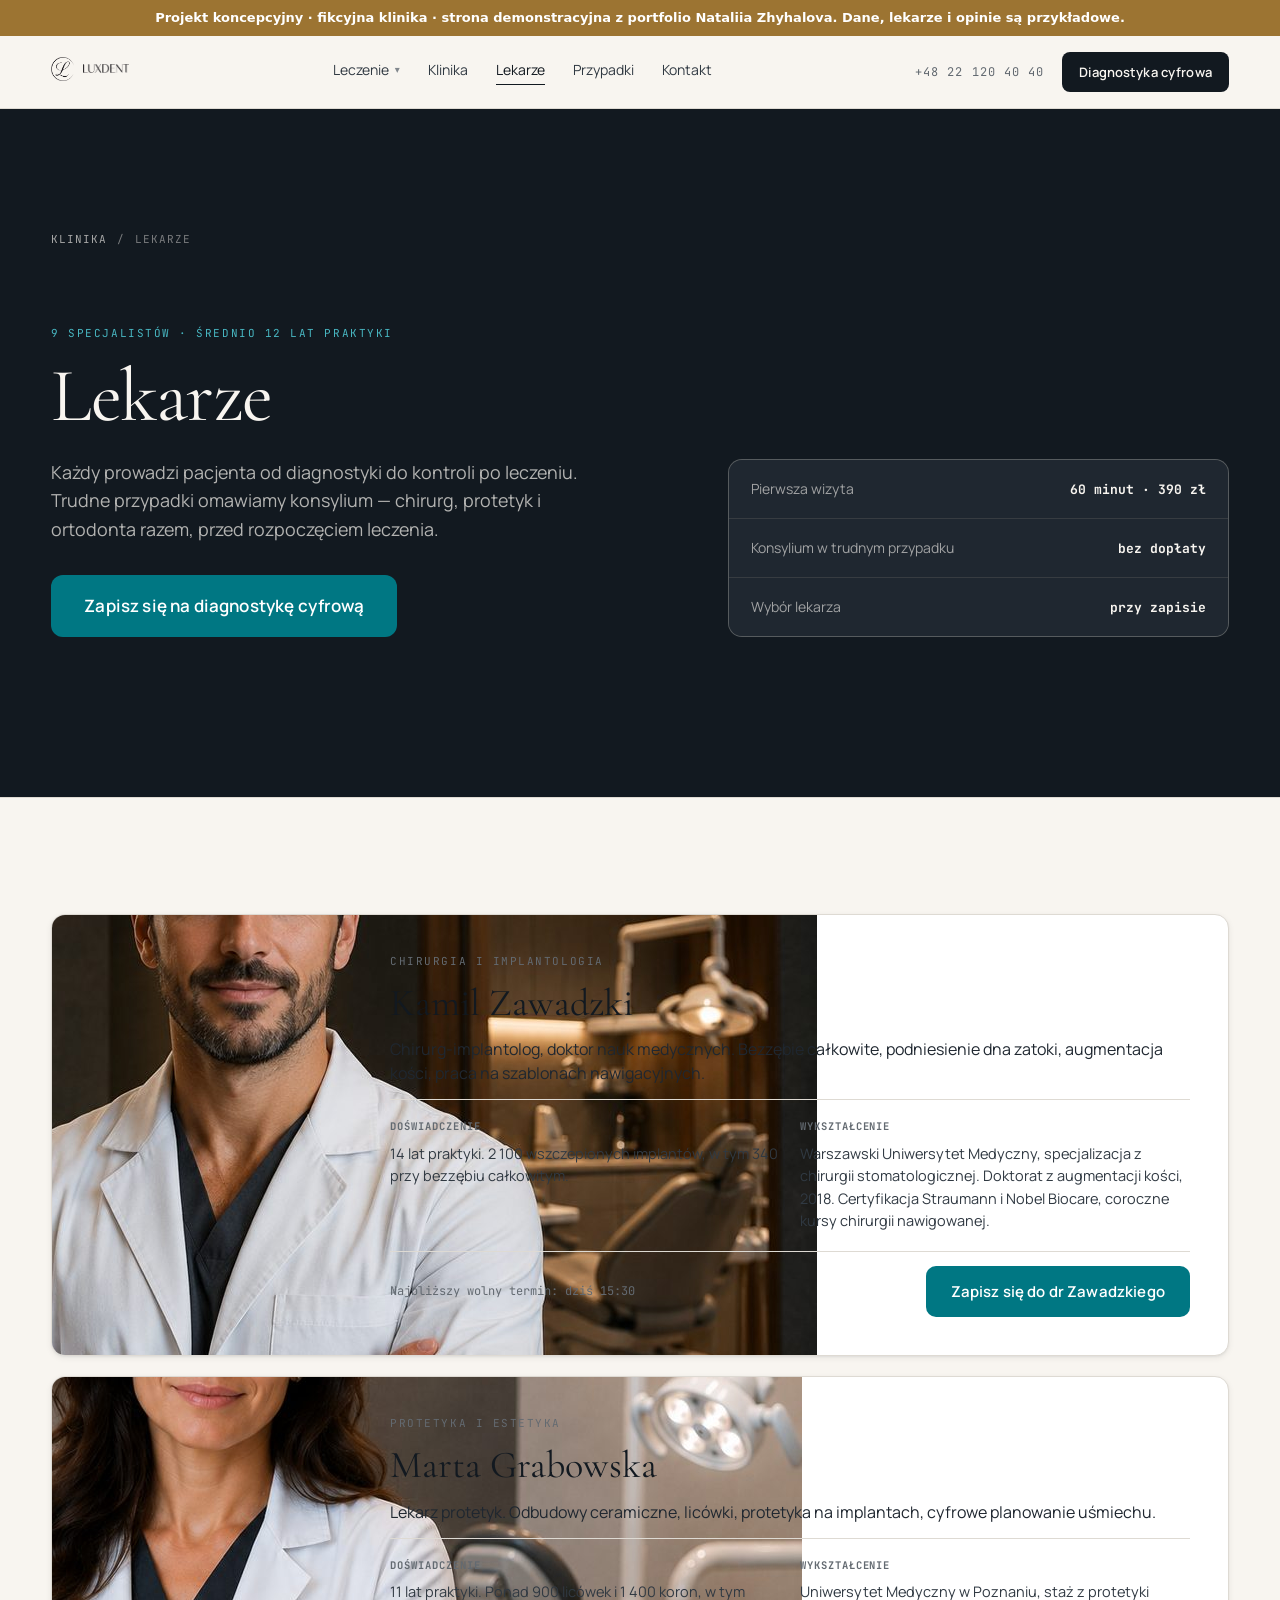
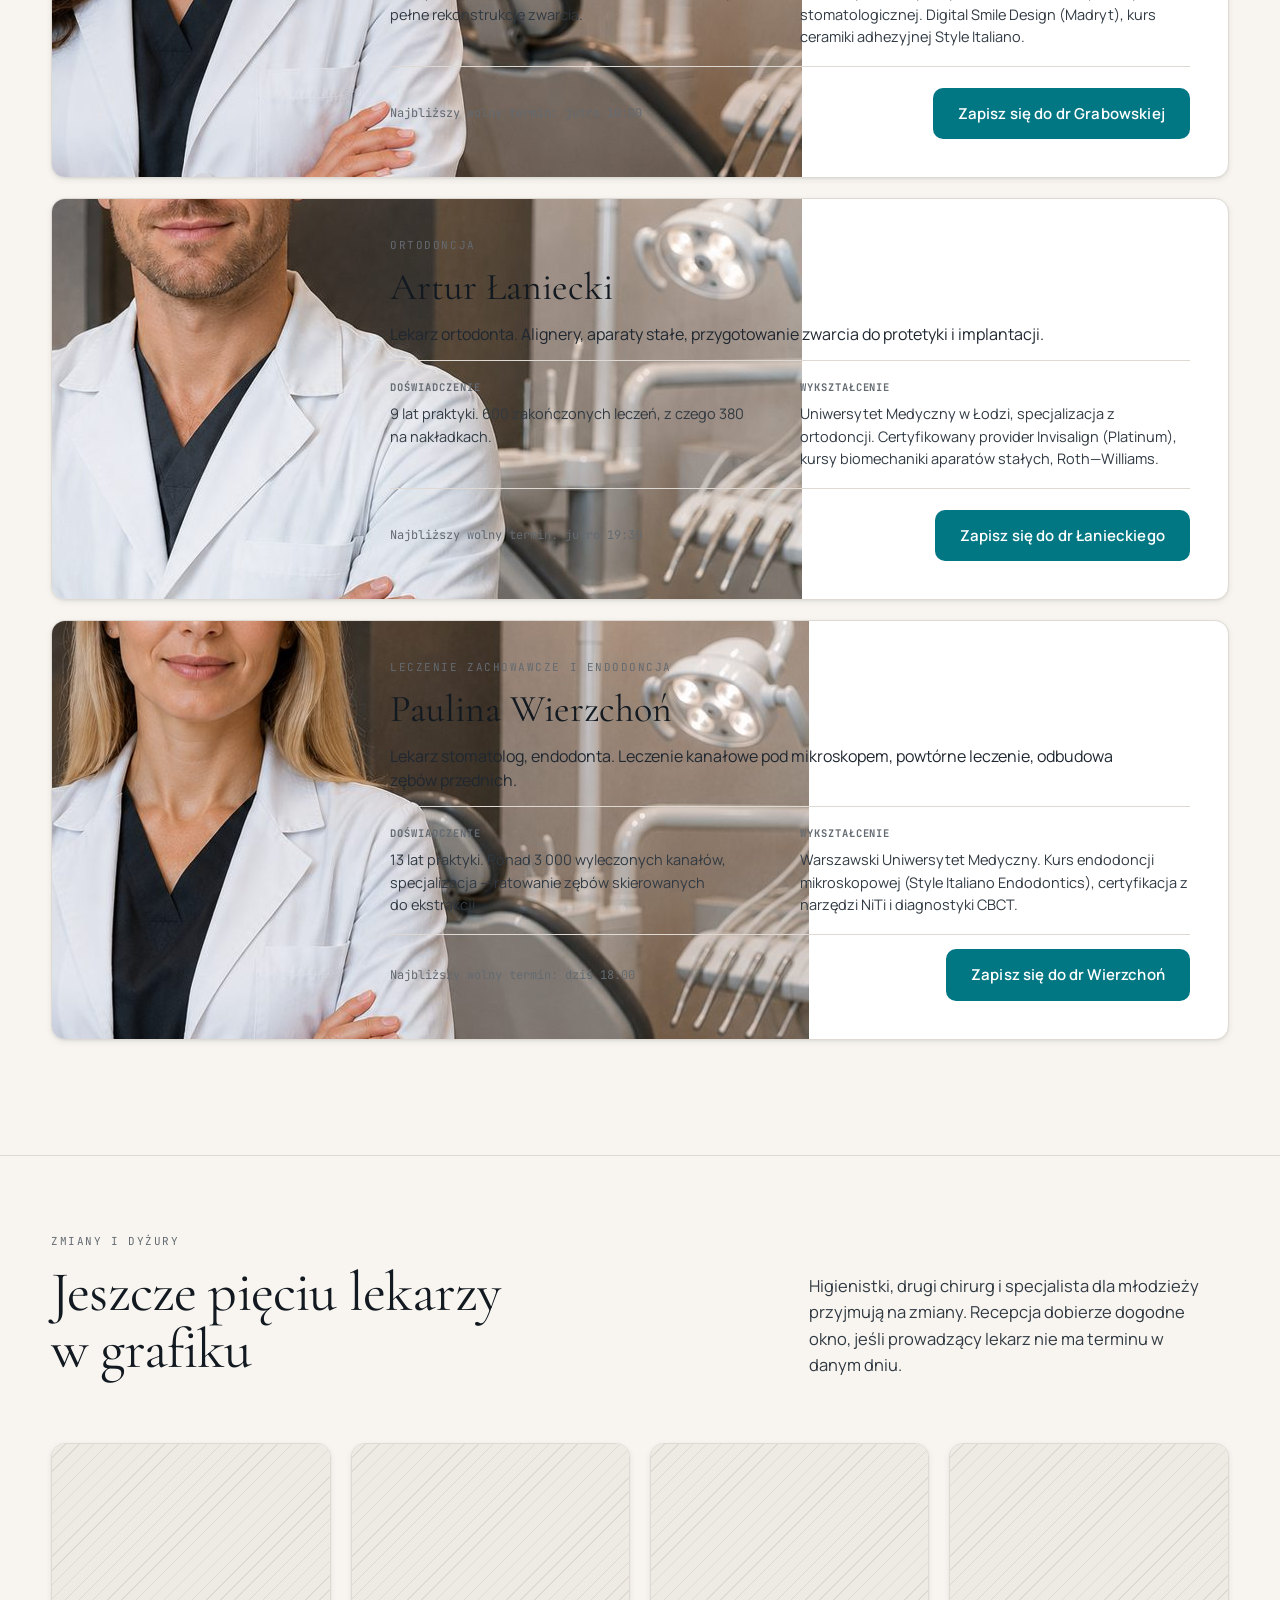
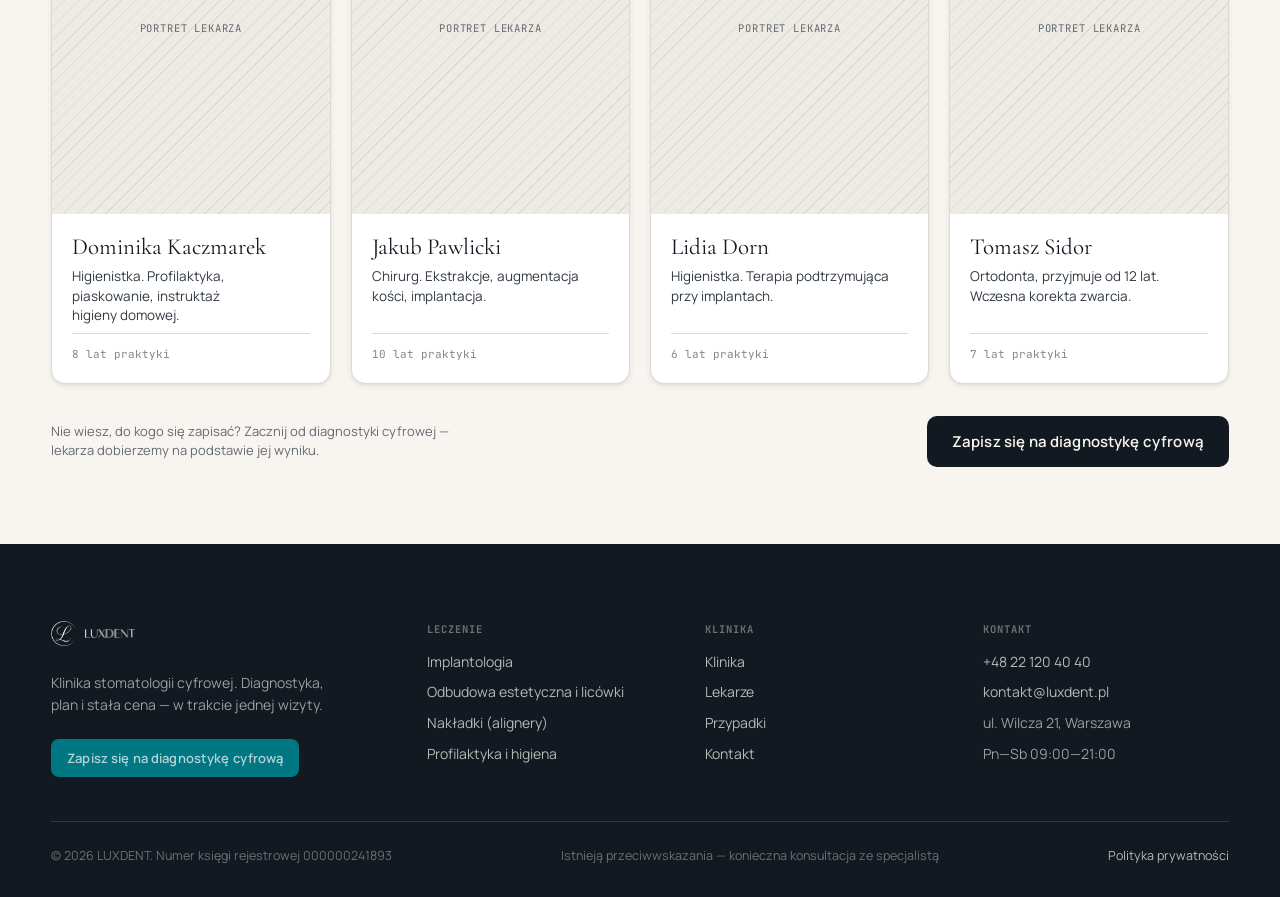
<file: luxdent/page-doctors.html>
<!DOCTYPE html>
<html lang="pl">
<head>
<meta charset="utf-8">
<meta name="viewport" content="width=device-width,initial-scale=1">
<title>Lekarze — LUXDENT</title>
<link rel="preconnect" href="https://fonts.googleapis.com"><link rel="preconnect" href="https://fonts.gstatic.com" crossorigin>
<link href="https://fonts.googleapis.com/css2?family=Cormorant+Garamond:wght@300;400;500;600&family=Manrope:wght@400;500;600;700;800&family=JetBrains+Mono:wght@400;500&display=swap" rel="stylesheet">
<link rel="stylesheet" href="brandbook.css">
<link rel="stylesheet" href="site.css">
</head>
<body class="site">

<section class="p-hero" data-screen-label="Nagłówek strony">
<div class="s-wrap">
<div class="crumbs"><a href="home.html">Klinika</a><span>/</span><span>Lekarze</span></div>
<div class="in">
<div>
<div class="s-eyebrow" style="color:var(--aqua)">9 specjalistów · średnio 12 lat praktyki</div>
<h1>Lekarze</h1>
<p class="sub">Każdy prowadzi pacjenta od diagnostyki do kontroli po leczeniu. Trudne przypadki omawiamy konsylium — chirurg, protetyk i ortodonta razem, przed rozpoczęciem leczenia.</p>
<div class="cta"><a class="btn btn-acc btn-lg" href="page-contacts.html#book">Zapisz się na diagnostykę cyfrową</a></div>
</div>
<div class="kv">
<div><span>Pierwsza wizyta</span><b>60 minut · 390 zł</b></div>
<div><span>Konsylium w trudnym przypadku</span><b>bez dopłaty</b></div>
<div><span>Wybór lekarza</span><b>przy zapisie</b></div>
</div>
</div>
</div>
</section>

<section class="s-sec" data-screen-label="Karty lekarzy">
<div class="s-wrap grid" style="gap:20px">

<article class="doc-full reveal" data-screen-label="Zawadzki">
<div class="ph"><img src="assets/doc-vereshchak.jpg" alt="Kamil Zawadzki"></div>
<div class="b">
<div class="s-eyebrow">Chirurgia i implantologia</div>
<h3>Kamil Zawadzki</h3>
<div class="spec">Chirurg-implantolog, doktor nauk medycznych. Bezzębie całkowite, podniesienie dna zatoki, augmentacja kości, praca na szablonach nawigacyjnych.</div>
<div class="grid2">
<div><b>Doświadczenie</b><p>14 lat praktyki. 2 100 wszczepionych implantów, w tym 340 przy bezzębiu całkowitym.</p></div>
<div><b>Wykształcenie</b><p>Warszawski Uniwersytet Medyczny, specjalizacja z chirurgii stomatologicznej. Doktorat z augmentacji kości, 2018. Certyfikacja Straumann i Nobel Biocare, coroczne kursy chirurgii nawigowanej.</p></div>
</div>
<div class="foot"><span class="free">Najbliższy wolny termin: dziś 15:30</span><a class="btn btn-acc" href="page-contacts.html?doctor=Kamil%20Zawadzki#book">Zapisz się do dr Zawadzkiego</a></div>
</div>
</article>

<article class="doc-full reveal" data-screen-label="Grabowska">
<div class="ph"><img src="assets/doc-lanskoy.jpg" alt="Marta Grabowska"></div>
<div class="b">
<div class="s-eyebrow">Protetyka i estetyka</div>
<h3>Marta Grabowska</h3>
<div class="spec">Lekarz protetyk. Odbudowy ceramiczne, licówki, protetyka na implantach, cyfrowe planowanie uśmiechu.</div>
<div class="grid2">
<div><b>Doświadczenie</b><p>11 lat praktyki. Ponad 900 licówek i 1 400 koron, w tym pełne rekonstrukcje zwarcia.</p></div>
<div><b>Wykształcenie</b><p>Uniwersytet Medyczny w Poznaniu, staż z protetyki stomatologicznej. Digital Smile Design (Madryt), kurs ceramiki adhezyjnej Style Italiano.</p></div>
</div>
<div class="foot"><span class="free">Najbliższy wolny termin: jutro 10:00</span><a class="btn btn-acc" href="page-contacts.html?doctor=Marta%20Grabowska#book">Zapisz się do dr Grabowskiej</a></div>
</div>
</article>

<article class="doc-full reveal" data-screen-label="Łaniecki">
<div class="ph"><img src="assets/doc-groza.jpg" alt="Artur Łaniecki"></div>
<div class="b">
<div class="s-eyebrow">Ortodoncja</div>
<h3>Artur Łaniecki</h3>
<div class="spec">Lekarz ortodonta. Alignery, aparaty stałe, przygotowanie zwarcia do protetyki i implantacji.</div>
<div class="grid2">
<div><b>Doświadczenie</b><p>9 lat praktyki. 600 zakończonych leczeń, z czego 380 na nakładkach.</p></div>
<div><b>Wykształcenie</b><p>Uniwersytet Medyczny w Łodzi, specjalizacja z ortodoncji. Certyfikowany provider Invisalign (Platinum), kursy biomechaniki aparatów stałych, Roth—Williams.</p></div>
</div>
<div class="foot"><span class="free">Najbliższy wolny termin: jutro 19:30</span><a class="btn btn-acc" href="page-contacts.html?doctor=Artur%20Łaniecki#book">Zapisz się do dr Łanieckiego</a></div>
</div>
</article>

<article class="doc-full reveal" data-screen-label="Wierzchoń">
<div class="ph"><img src="assets/doc-osipov.jpg" alt="Paulina Wierzchoń"></div>
<div class="b">
<div class="s-eyebrow">Leczenie zachowawcze i endodoncja</div>
<h3>Paulina Wierzchoń</h3>
<div class="spec">Lekarz stomatolog, endodonta. Leczenie kanałowe pod mikroskopem, powtórne leczenie, odbudowa zębów przednich.</div>
<div class="grid2">
<div><b>Doświadczenie</b><p>13 lat praktyki. Ponad 3 000 wyleczonych kanałów, specjalizacja — ratowanie zębów skierowanych do ekstrakcji.</p></div>
<div><b>Wykształcenie</b><p>Warszawski Uniwersytet Medyczny. Kurs endodoncji mikroskopowej (Style Italiano Endodontics), certyfikacja z narzędzi NiTi i diagnostyki CBCT.</p></div>
</div>
<div class="foot"><span class="free">Najbliższy wolny termin: dziś 18:00</span><a class="btn btn-acc" href="page-contacts.html?doctor=Paulina%20Wierzchoń#book">Zapisz się do dr Wierzchoń</a></div>
</div>
</article>

</div>
</section>

<section class="s-sec tight" data-screen-label="Pozostali lekarze">
<div class="s-wrap">
<div class="s-head reveal"><div><div class="s-eyebrow">Zmiany i dyżury</div><h2 class="s-h2" style="margin-top:14px">Jeszcze pięciu lekarzy<br>w grafiku</h2></div><p>Higienistki, drugi chirurg i specjalista dla młodzieży przyjmują na zmiany. Recepcja dobierze dogodne okno, jeśli prowadzący lekarz nie ma terminu w danym dniu.</p></div>
<div class="docs">
<article class="doc reveal"><div class="ph">Portret lekarza</div><div class="b"><h4>Dominika Kaczmarek</h4><div class="role">Higienistka. Profilaktyka, piaskowanie, instruktaż higieny domowej.</div><div class="exp">8 lat praktyki</div></div></article>
<article class="doc reveal"><div class="ph">Portret lekarza</div><div class="b"><h4>Jakub Pawlicki</h4><div class="role">Chirurg. Ekstrakcje, augmentacja kości, implantacja.</div><div class="exp">10 lat praktyki</div></div></article>
<article class="doc reveal"><div class="ph">Portret lekarza</div><div class="b"><h4>Lidia Dorn</h4><div class="role">Higienistka. Terapia podtrzymująca przy implantach.</div><div class="exp">6 lat praktyki</div></div></article>
<article class="doc reveal"><div class="ph">Portret lekarza</div><div class="b"><h4>Tomasz Sidor</h4><div class="role">Ortodonta, przyjmuje od 12 lat. Wczesna korekta zwarcia.</div><div class="exp">7 lat praktyki</div></div></article>
</div>
<div class="row reveal" style="margin-top:32px;justify-content:space-between;gap:20px"><span class="note" style="max-width:52ch">Nie wiesz, do kogo się zapisać? Zacznij od diagnostyki cyfrowej — lekarza dobierzemy na podstawie jej wyniku.</span><a class="btn btn-pri" href="page-contacts.html#book">Zapisz się na diagnostykę cyfrową</a></div>
</div>
</section>

<script src="site-shell.js"></script>
</body>
</html>
</file>
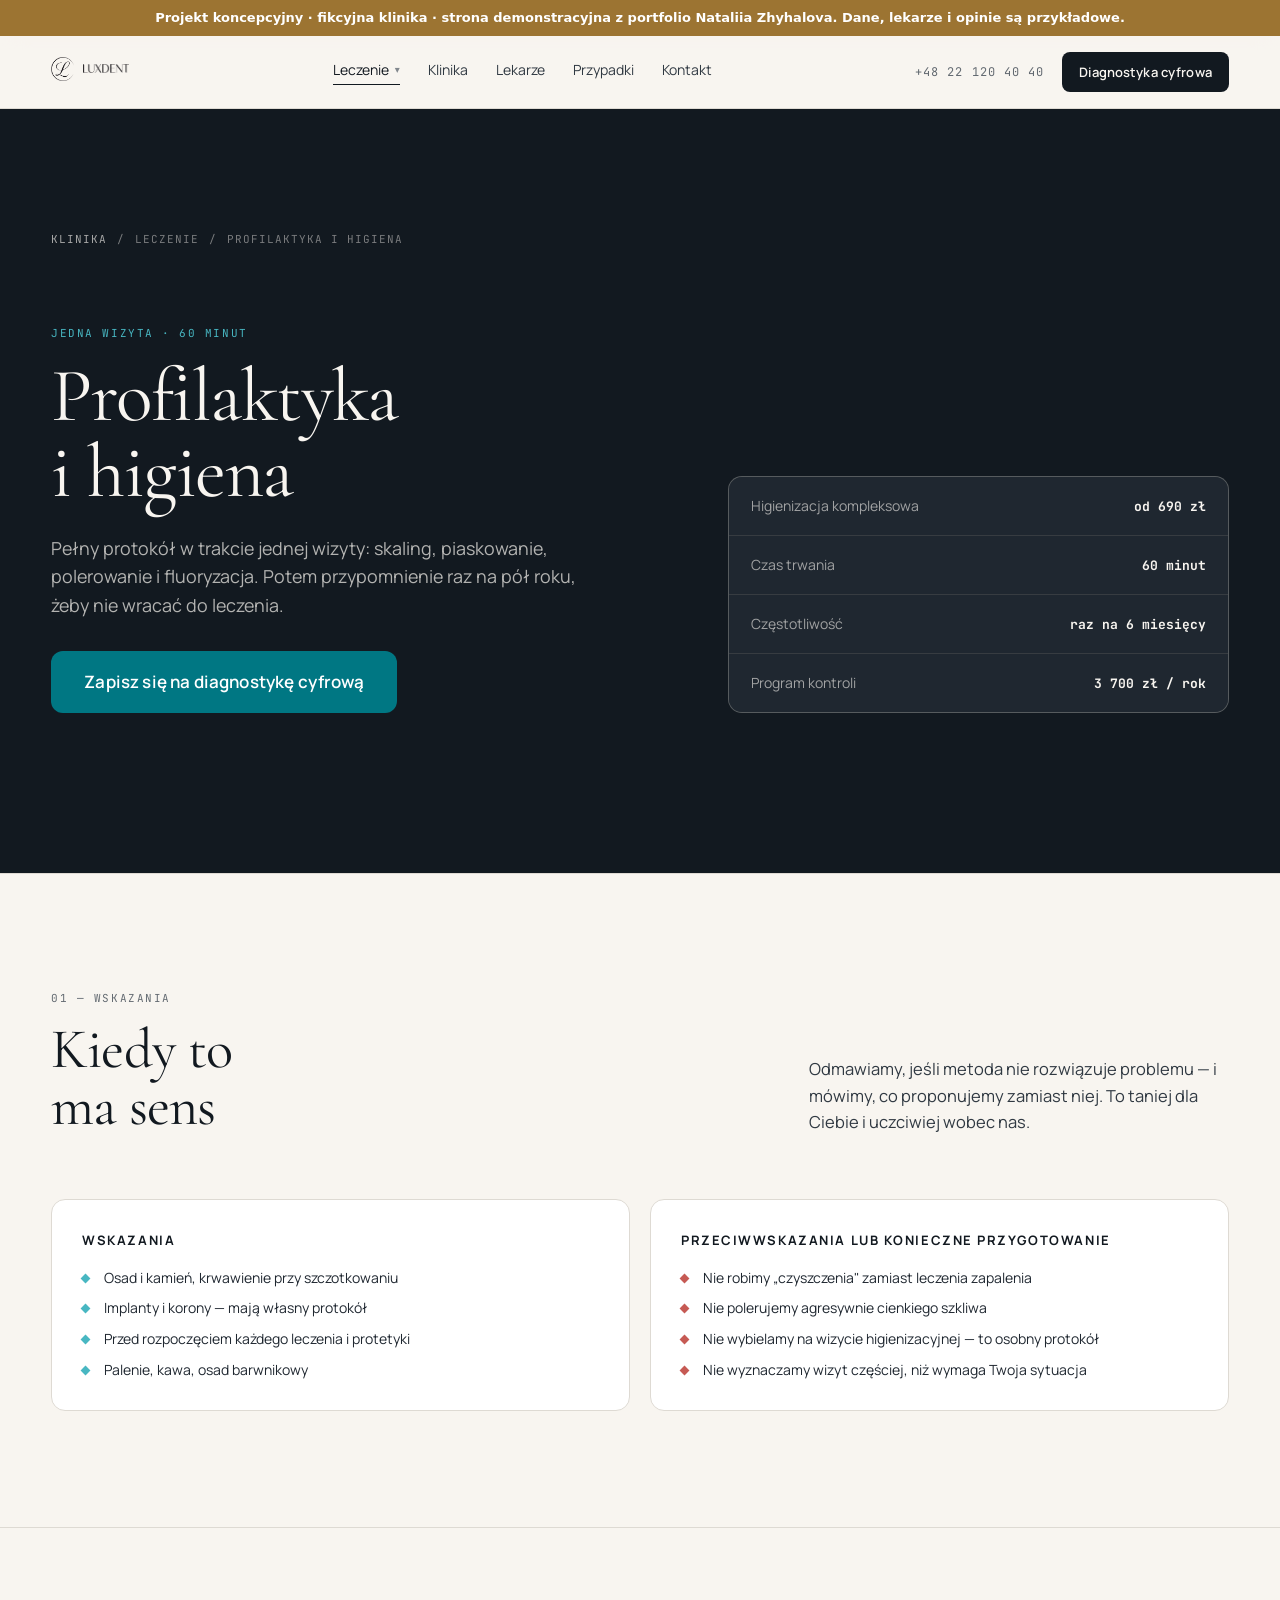
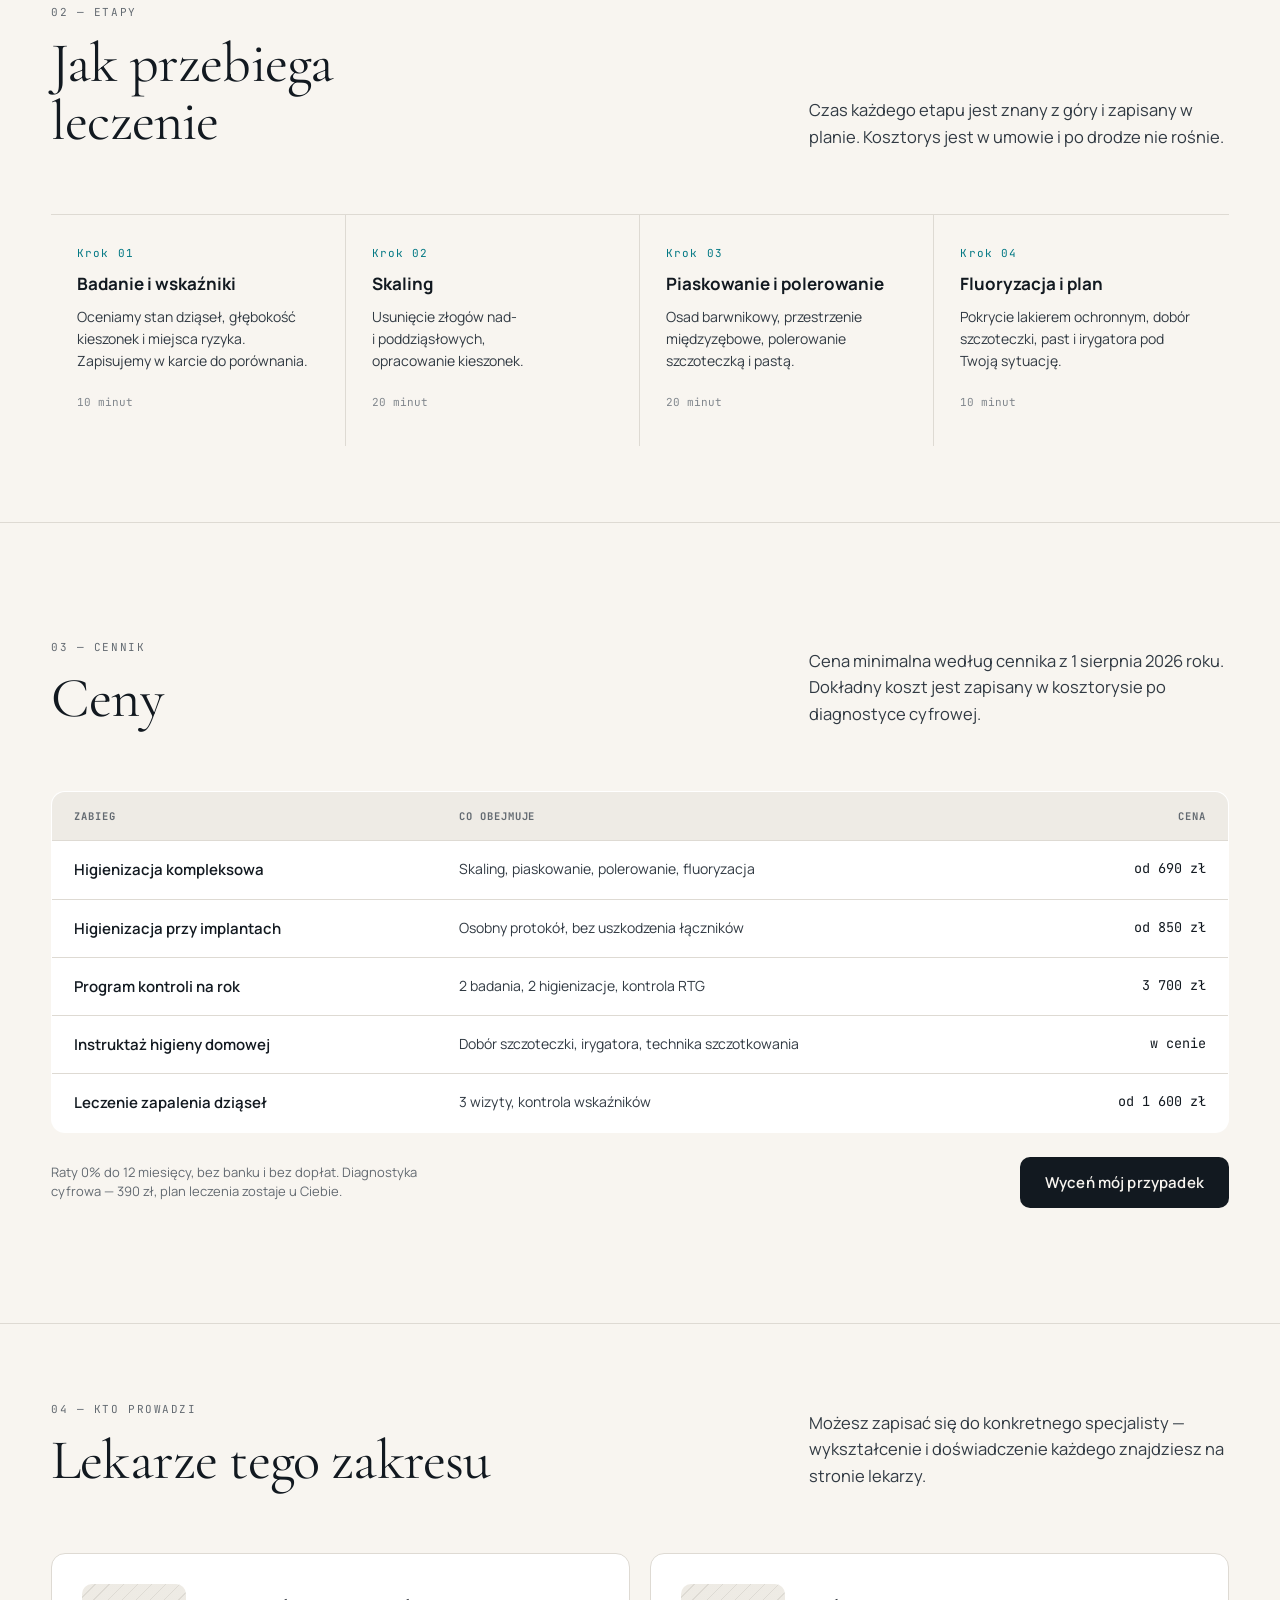
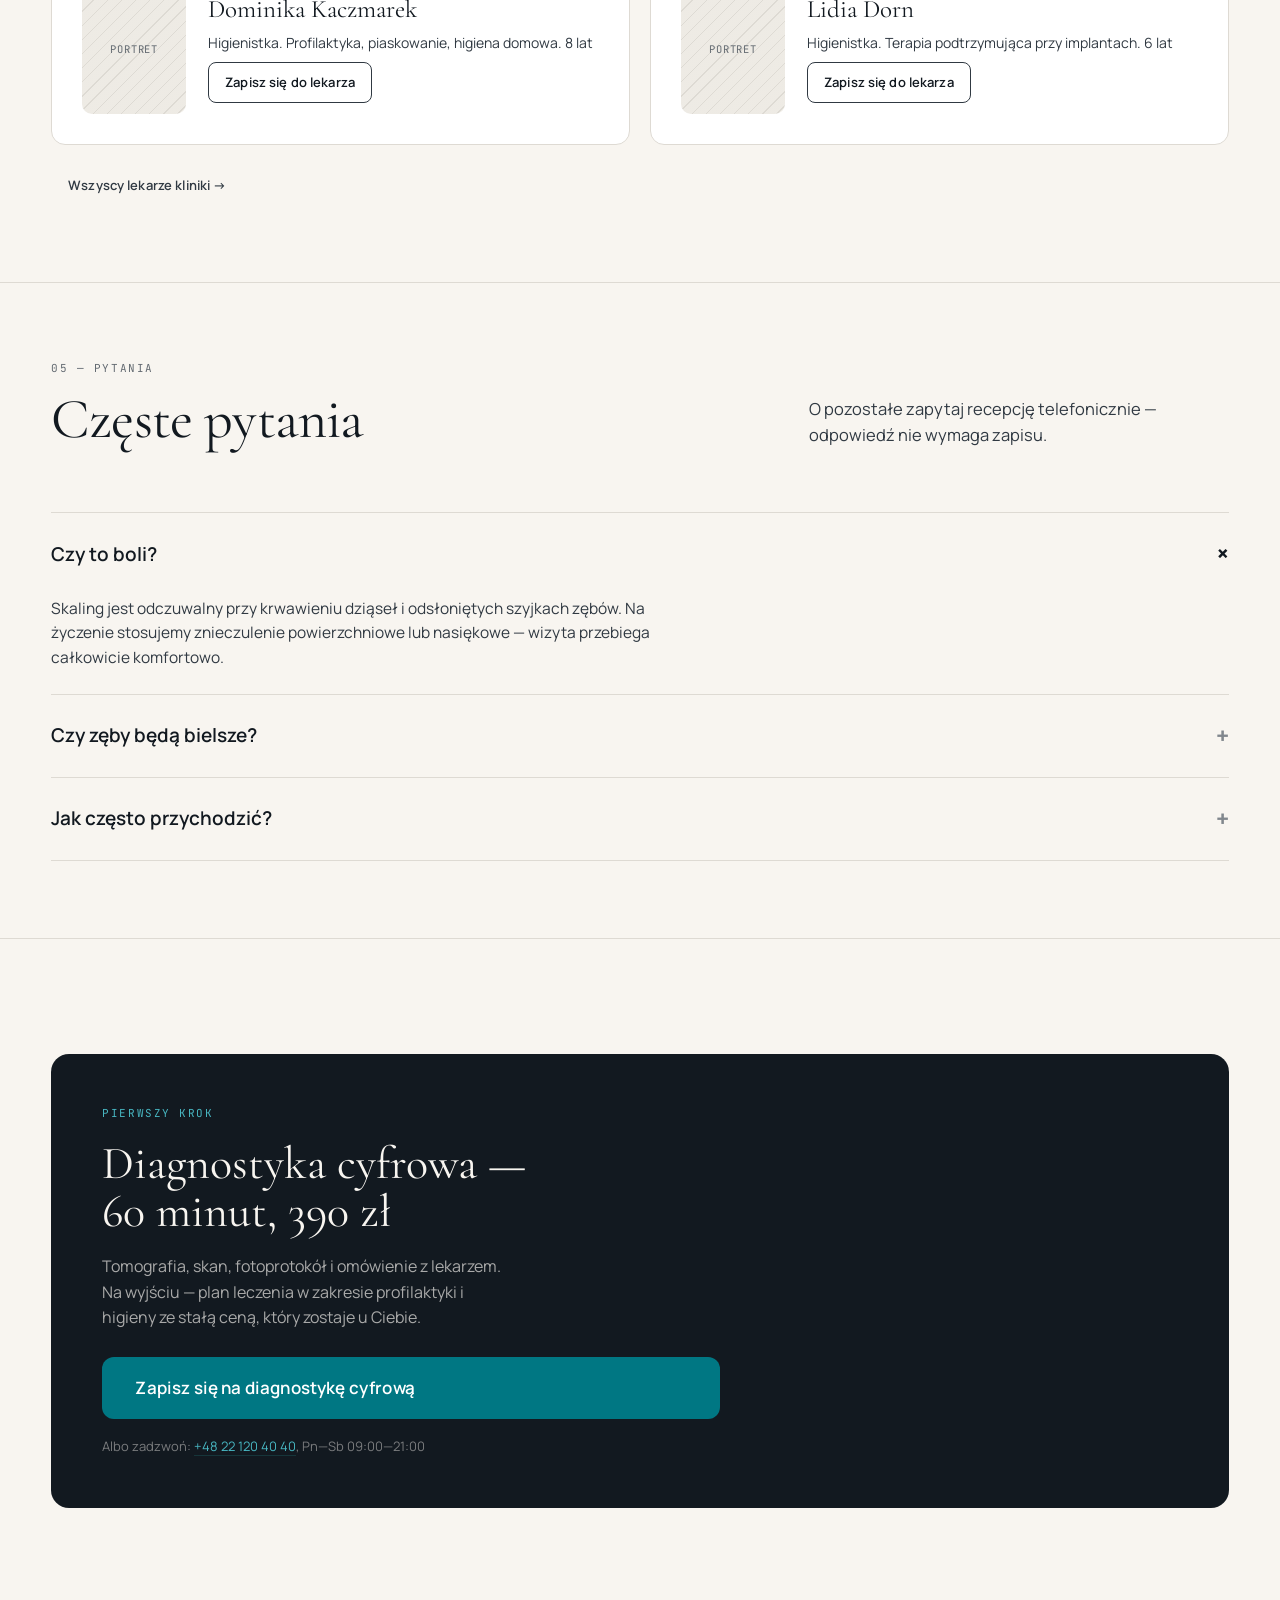
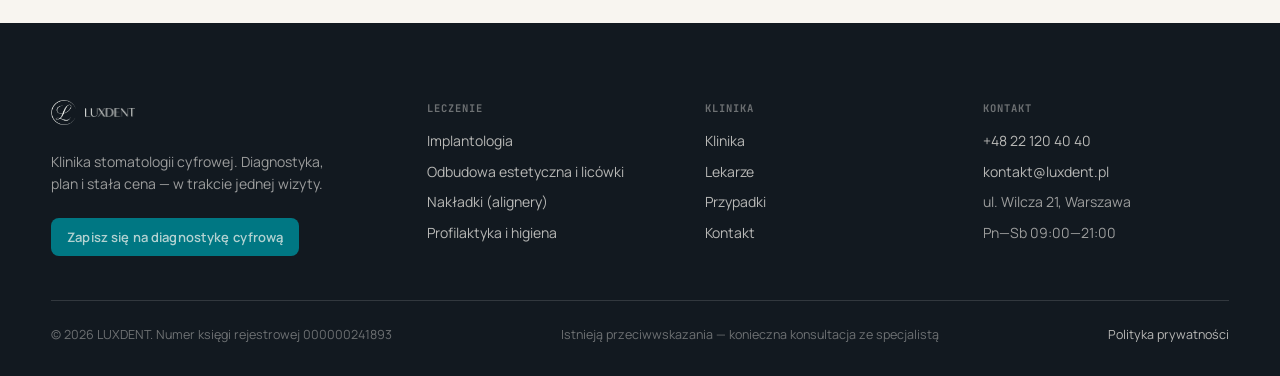
<file: luxdent/page-hygiene.html>
<!DOCTYPE html>
<html lang="pl">
<head>
<meta charset="utf-8">
<meta name="viewport" content="width=device-width,initial-scale=1">
<title>Profilaktyka i higiena — LUXDENT</title>
<link rel="preconnect" href="https://fonts.googleapis.com"><link rel="preconnect" href="https://fonts.gstatic.com" crossorigin>
<link href="https://fonts.googleapis.com/css2?family=Cormorant+Garamond:wght@300;400;500;600&family=Manrope:wght@400;500;600;700;800&family=JetBrains+Mono:wght@400;500&display=swap" rel="stylesheet">
<link rel="stylesheet" href="brandbook.css">
<link rel="stylesheet" href="site.css">
</head>
<body class="site">

<section class="p-hero" data-screen-label="Nagłówek strony">
<div class="s-wrap">
<div class="crumbs"><a href="home.html">Klinika</a><span>/</span><span>Leczenie</span><span>/</span><span>Profilaktyka i higiena</span></div>
<div class="in">
<div>
<div class="s-eyebrow" style="color:var(--aqua)">Jedna wizyta · 60 minut</div>
<h1>Profilaktyka<br>i higiena</h1>
<p class="sub">Pełny protokół w trakcie jednej wizyty: skaling, piaskowanie, polerowanie i fluoryzacja. Potem przypomnienie raz na pół roku, żeby nie wracać do leczenia.</p>
<div class="cta"><a class="btn btn-acc btn-lg" href="page-contacts.html?service=Profilaktyka%20i%20higiena#book">Zapisz się na diagnostykę cyfrową</a></div>
</div>
<div class="kv"><div><span>Higienizacja kompleksowa</span><b>od 690 zł</b></div><div><span>Czas trwania</span><b>60 minut</b></div><div><span>Częstotliwość</span><b>raz na 6 miesięcy</b></div><div><span>Program kontroli</span><b>3 700 zł / rok</b></div></div>
</div>
</div>
</section>

<section class="s-sec" data-screen-label="Wskazania">
<div class="s-wrap">
<div class="s-head reveal"><div><div class="s-eyebrow">01 — Wskazania</div><h2 class="s-h2" style="margin-top:14px">Kiedy to<br>ma sens</h2></div><p>Odmawiamy, jeśli metoda nie rozwiązuje problemu — i mówimy, co proponujemy zamiast niej. To taniej dla Ciebie i uczciwiej wobec nas.</p></div>
<div class="cols2">
<div class="box reveal"><h3>Wskazania</h3><ul class="ticks"><li>Osad i kamień, krwawienie przy szczotkowaniu</li><li>Implanty i korony — mają własny protokół</li><li>Przed rozpoczęciem każdego leczenia i protetyki</li><li>Palenie, kawa, osad barwnikowy</li></ul></div>
<div class="box reveal"><h3>Przeciwwskazania lub konieczne przygotowanie</h3><ul class="ticks no"><li>Nie robimy „czyszczenia" zamiast leczenia zapalenia</li><li>Nie polerujemy agresywnie cienkiego szkliwa</li><li>Nie wybielamy na wizycie higienizacyjnej — to osobny protokół</li><li>Nie wyznaczamy wizyt częściej, niż wymaga Twoja sytuacja</li></ul></div>
</div>
</div>
</section>

<section class="s-sec tight" data-screen-label="Etapy">
<div class="s-wrap">
<div class="s-head reveal"><div><div class="s-eyebrow">02 — Etapy</div><h2 class="s-h2" style="margin-top:14px">Jak przebiega<br>leczenie</h2></div><p>Czas każdego etapu jest znany z góry i zapisany w planie. Kosztorys jest w umowie i po drodze nie rośnie.</p></div>
<div class="proto reveal"><div class="step"><div class="n">Krok 01</div><h4>Badanie i wskaźniki</h4><p>Oceniamy stan dziąseł, głębokość kieszonek i miejsca ryzyka. Zapisujemy w karcie do porównania.</p><div class="t">10 minut</div></div><div class="step"><div class="n">Krok 02</div><h4>Skaling</h4><p>Usunięcie złogów nad- i poddziąsłowych, opracowanie kieszonek.</p><div class="t">20 minut</div></div><div class="step"><div class="n">Krok 03</div><h4>Piaskowanie i polerowanie</h4><p>Osad barwnikowy, przestrzenie międzyzębowe, polerowanie szczoteczką i pastą.</p><div class="t">20 minut</div></div><div class="step"><div class="n">Krok 04</div><h4>Fluoryzacja i plan</h4><p>Pokrycie lakierem ochronnym, dobór szczoteczki, past i irygatora pod Twoją sytuację.</p><div class="t">10 minut</div></div></div>
</div>
</section>

<section class="s-sec" data-screen-label="Ceny">
<div class="s-wrap">
<div class="s-head reveal"><div><div class="s-eyebrow">03 — Cennik</div><h2 class="s-h2" style="margin-top:14px">Ceny</h2></div><p>Cena minimalna według cennika z 1 sierpnia 2026 roku. Dokładny koszt jest zapisany w kosztorysie po diagnostyce cyfrowej.</p></div>
<table class="price-t reveal">
<tr><th>Zabieg</th><th class="d">Co obejmuje</th><th style="text-align:right">Cena</th></tr>
<tr><td class="n">Higienizacja kompleksowa</td><td class="d">Skaling, piaskowanie, polerowanie, fluoryzacja</td><td class="v">od 690 zł</td></tr><tr><td class="n">Higienizacja przy implantach</td><td class="d">Osobny protokół, bez uszkodzenia łączników</td><td class="v">od 850 zł</td></tr><tr><td class="n">Program kontroli na rok</td><td class="d">2 badania, 2 higienizacje, kontrola RTG</td><td class="v">3 700 zł</td></tr><tr><td class="n">Instruktaż higieny domowej</td><td class="d">Dobór szczoteczki, irygatora, technika szczotkowania</td><td class="v">w cenie</td></tr><tr><td class="n">Leczenie zapalenia dziąseł</td><td class="d">3 wizyty, kontrola wskaźników</td><td class="v">od 1 600 zł</td></tr>
</table>
<div class="row reveal" style="margin-top:24px;justify-content:space-between;gap:20px"><span class="note" style="max-width:52ch">Raty 0% do 12 miesięcy, bez banku i bez dopłat. Diagnostyka cyfrowa — 390 zł, plan leczenia zostaje u Ciebie.</span><a class="btn btn-pri" href="page-contacts.html?service=Profilaktyka%20i%20higiena#book">Wyceń mój przypadek</a></div>
</div>
</section>

<section class="s-sec tight" data-screen-label="Lekarze zakresu">
<div class="s-wrap">
<div class="s-head reveal"><div><div class="s-eyebrow">04 — Kto prowadzi</div><h2 class="s-h2" style="margin-top:14px">Lekarze tego zakresu</h2></div><p>Możesz zapisać się do konkretnego specjalisty — wykształcenie i doświadczenie każdego znajdziesz na stronie lekarzy.</p></div>
<div class="cols2">
<div class="box reveal" style="display:flex;gap:22px;align-items:center"><div class="ph" style="width:104px;height:130px;border-radius:10px;flex:none">Portret</div><div style="display:flex;flex-direction:column;gap:9px"><h4 style="margin:0;font-family:var(--serif);font-size:25px;font-weight:400;line-height:1.1">Dominika Kaczmarek</h4><p style="font-size:14px;color:var(--ink-3);margin:0;line-height:1.5">Higienistka. Profilaktyka, piaskowanie, higiena domowa. 8 lat</p><a class="btn btn-sec btn-sm" style="align-self:flex-start" href="page-contacts.html?doctor=Dominika%20Kaczmarek#book">Zapisz się do lekarza</a></div></div><div class="box reveal" style="display:flex;gap:22px;align-items:center"><div class="ph" style="width:104px;height:130px;border-radius:10px;flex:none">Portret</div><div style="display:flex;flex-direction:column;gap:9px"><h4 style="margin:0;font-family:var(--serif);font-size:25px;font-weight:400;line-height:1.1">Lidia Dorn</h4><p style="font-size:14px;color:var(--ink-3);margin:0;line-height:1.5">Higienistka. Terapia podtrzymująca przy implantach. 6 lat</p><a class="btn btn-sec btn-sm" style="align-self:flex-start" href="page-contacts.html?doctor=Lidia%20Dorn#book">Zapisz się do lekarza</a></div></div>
</div>
<div class="row reveal" style="margin-top:20px"><a class="btn btn-gho btn-sm" href="page-doctors.html">Wszyscy lekarze kliniki →</a></div>
</div>
</section>

<section class="s-sec tight" data-screen-label="Pytania">
<div class="s-wrap">
<div class="s-head reveal"><div><div class="s-eyebrow">05 — Pytania</div><h2 class="s-h2" style="margin-top:14px">Częste pytania</h2></div><p>O pozostałe zapytaj recepcję telefonicznie — odpowiedź nie wymaga zapisu.</p></div>
<div class="faq reveal"><details open><summary>Czy to boli?</summary><p>Skaling jest odczuwalny przy krwawieniu dziąseł i odsłoniętych szyjkach zębów. Na życzenie stosujemy znieczulenie powierzchniowe lub nasiękowe — wizyta przebiega całkowicie komfortowo.</p></details><details><summary>Czy zęby będą bielsze?</summary><p>O jeden–dwa tony, dzięki usunięciu osadu — to powrót do naturalnego koloru, a nie wybielanie. Prawdziwe rozjaśnienie wymaga osobnego protokołu, o czym powiemy uczciwie.</p></details><details><summary>Jak często przychodzić?</summary><p>Standard to raz na 6 miesięcy. Przy implantach, ortodoncji i skłonności do kamienia — raz na 3–4 miesiące; dokładny odstęp lekarz wyznacza na podstawie wskaźników, a nie ogólnej zasady.</p></details></div>
</div>
</section>

<section class="s-sec" data-screen-label="Zapis końcowy">
<div class="s-wrap">
<div class="book reveal" style="grid-template-columns:1fr">
<div class="l" style="max-width:720px">
<div class="s-eyebrow" style="color:var(--aqua)">Pierwszy krok</div>
<h2>Diagnostyka cyfrowa —<br>60 minut, 390 zł</h2>
<p>Tomografia, skan, fotoprotokół i omówienie z lekarzem. Na wyjściu — plan leczenia w zakresie profilaktyki i higieny ze stałą ceną, który zostaje u Ciebie.</p>
<a class="btn btn-acc btn-lg" href="page-contacts.html?service=Profilaktyka%20i%20higiena#book" style="margin-top:8px">Zapisz się na diagnostykę cyfrową</a>
<span class="note" style="color:oklch(0.972 0.008 85/.45)">Albo zadzwoń: <a href="tel:+48221204040" style="color:var(--aqua)">+48 22 120 40 40</a>, Pn—Sb 09:00—21:00</span>
</div>
</div>
</div>
</section>

<script src="site-shell.js"></script>
</body>
</html>
</file>
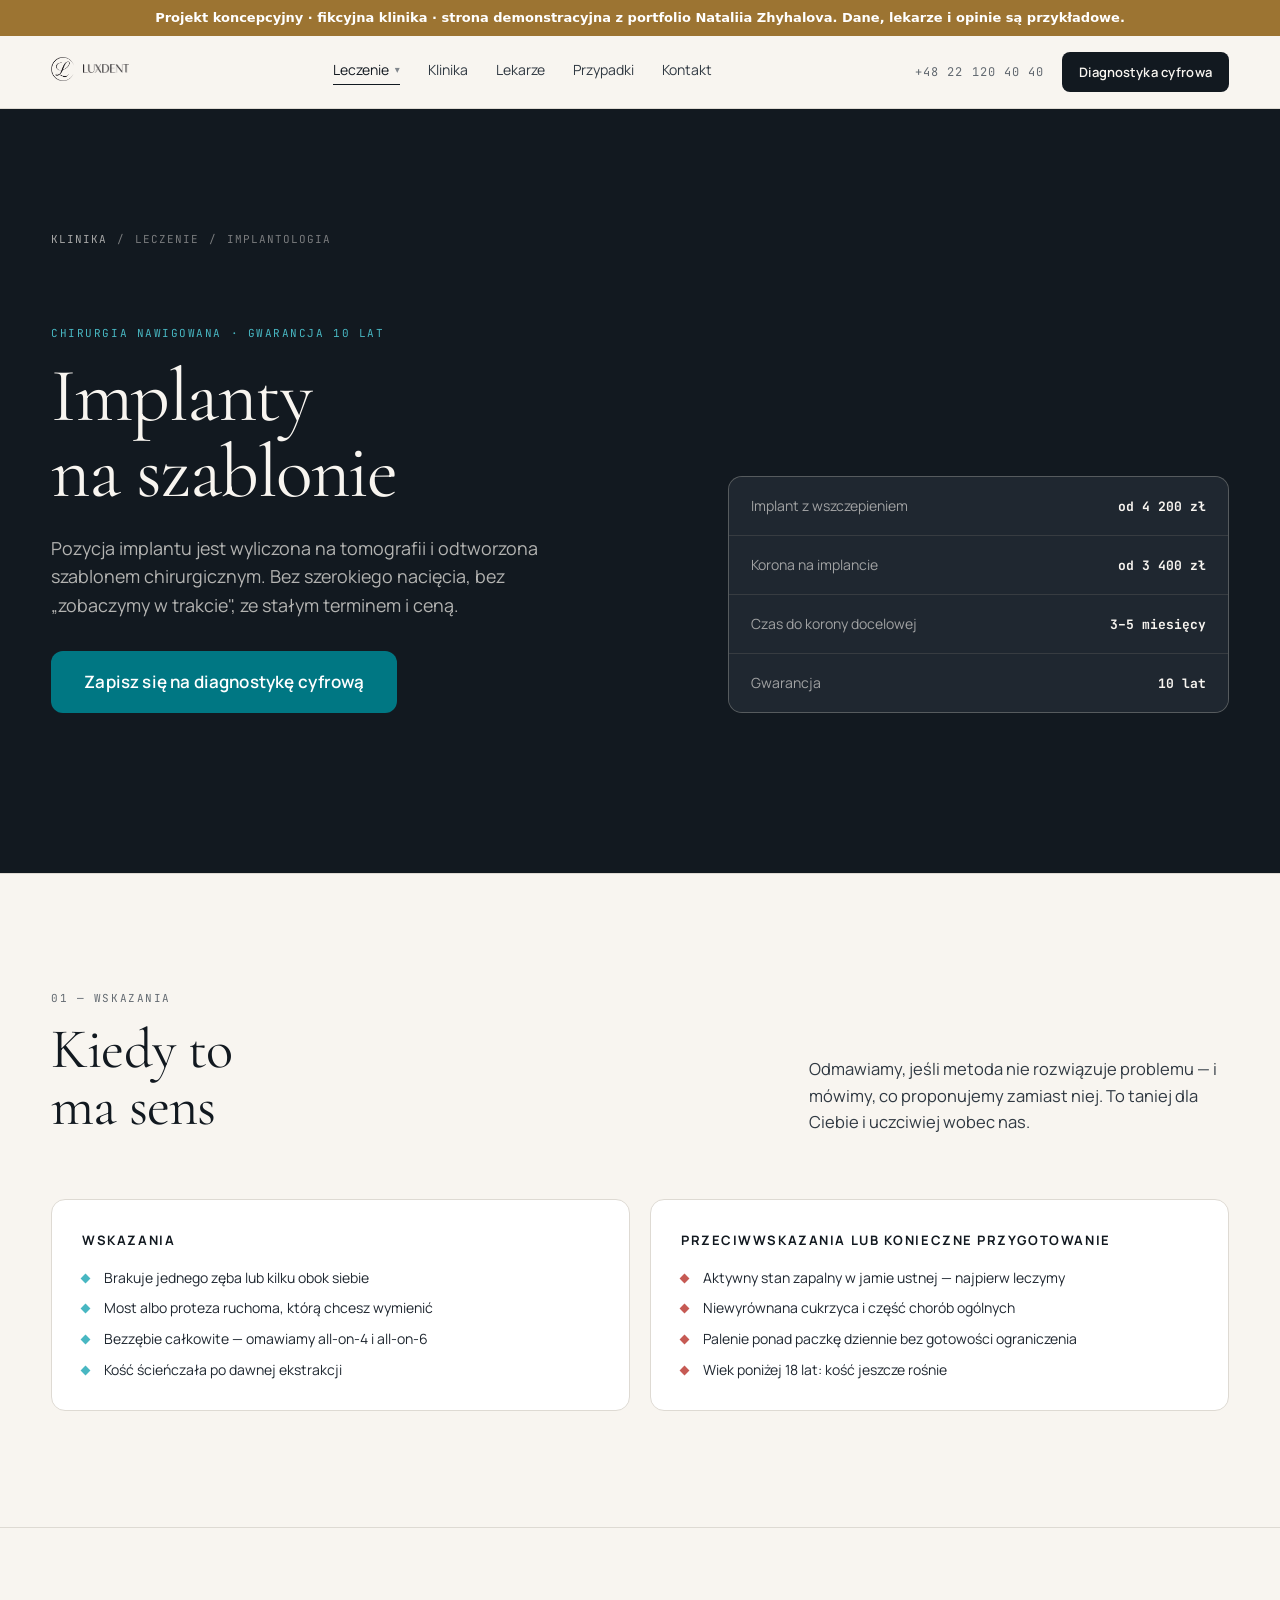
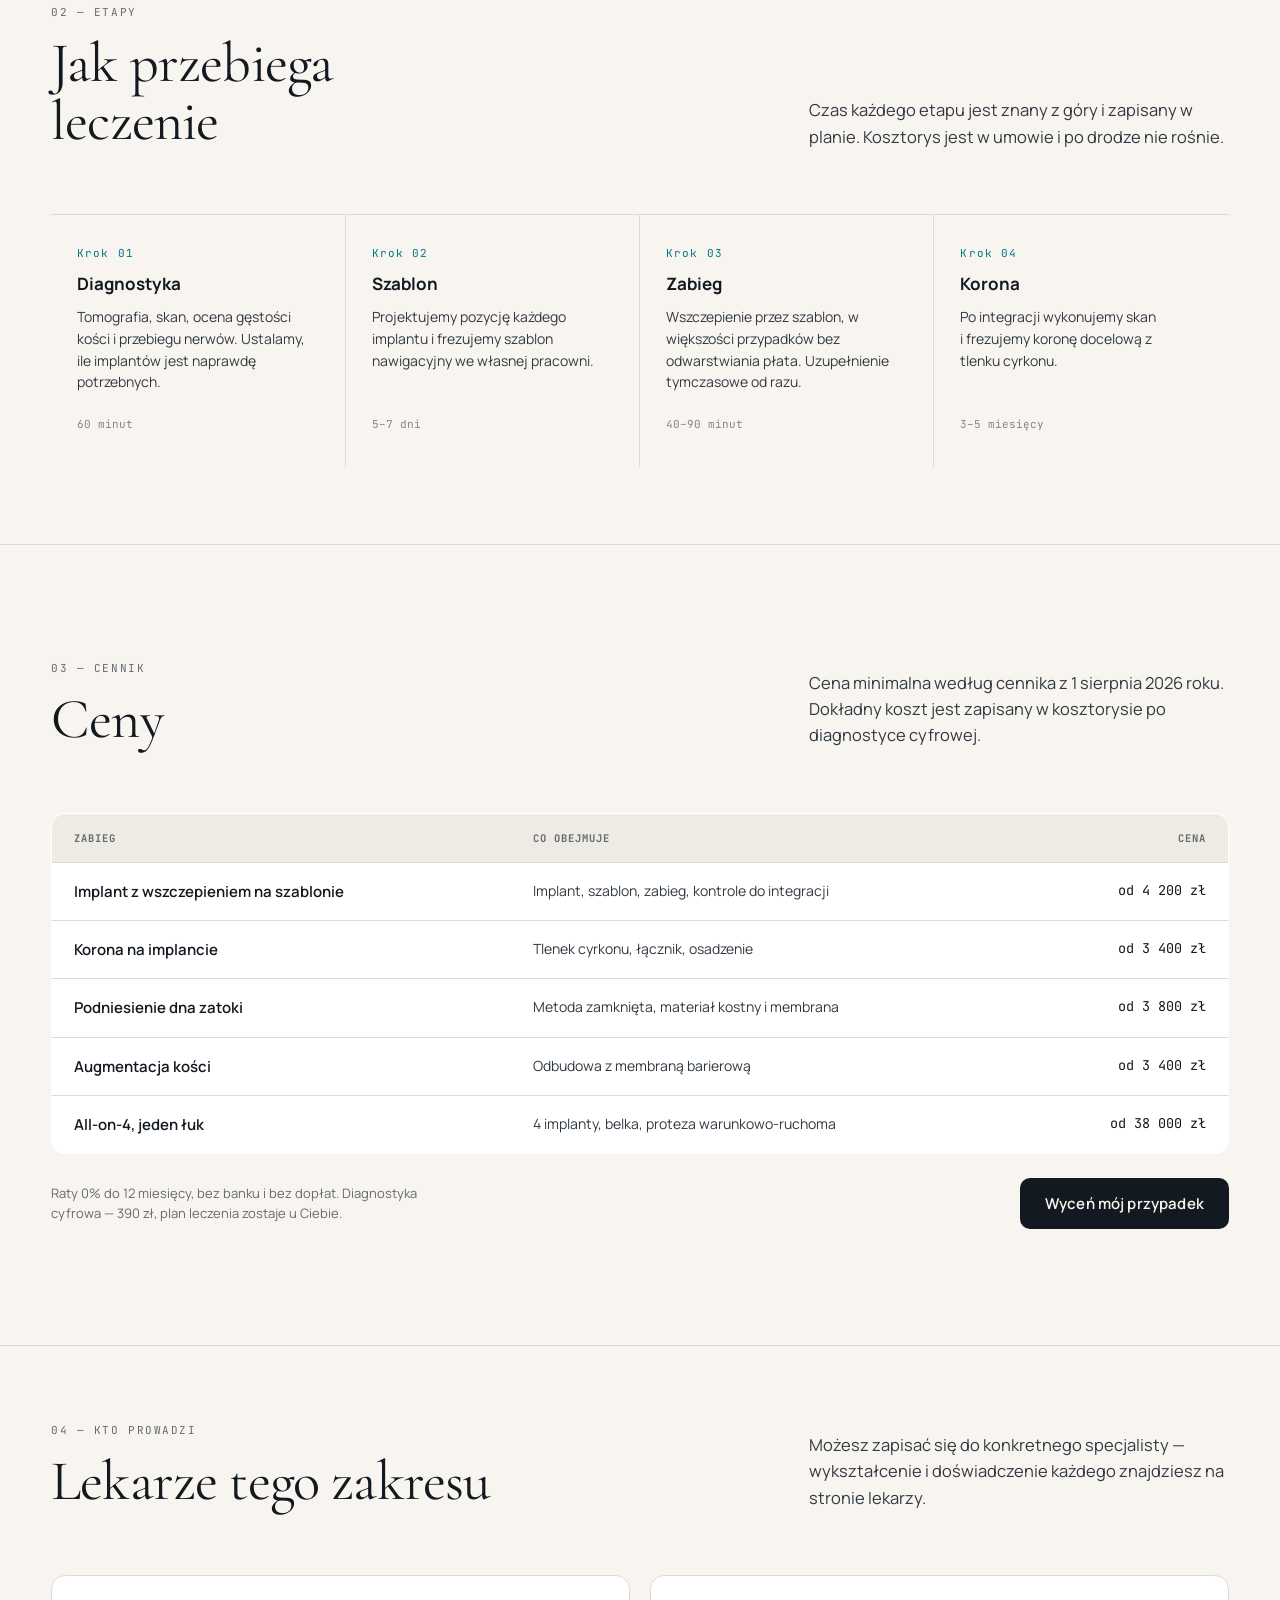
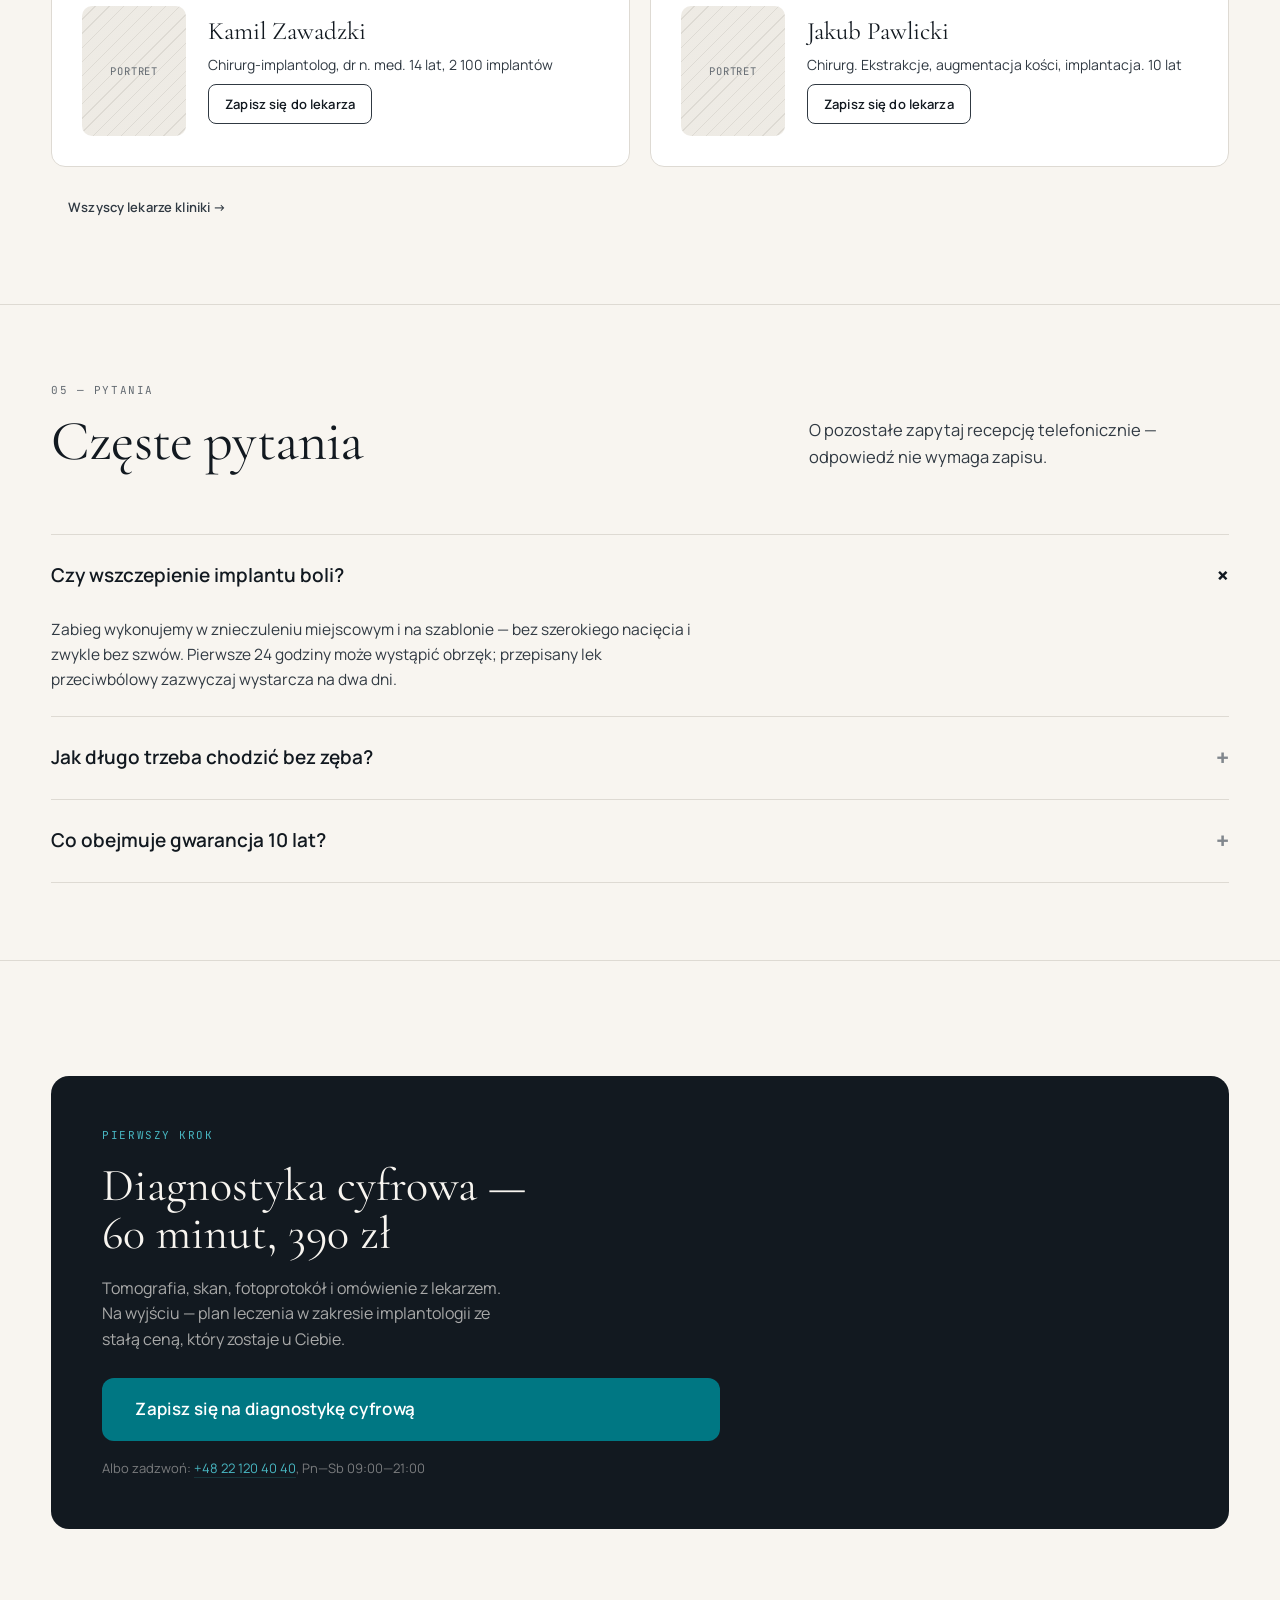
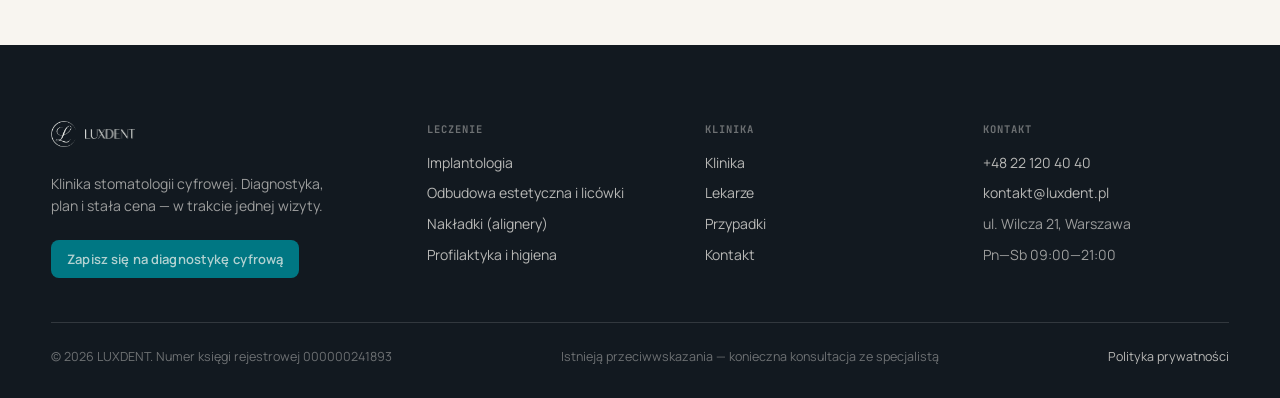
<file: luxdent/page-implants.html>
<!DOCTYPE html>
<html lang="pl">
<head>
<meta charset="utf-8">
<meta name="viewport" content="width=device-width,initial-scale=1">
<title>Implantologia — LUXDENT</title>
<link rel="preconnect" href="https://fonts.googleapis.com"><link rel="preconnect" href="https://fonts.gstatic.com" crossorigin>
<link href="https://fonts.googleapis.com/css2?family=Cormorant+Garamond:wght@300;400;500;600&family=Manrope:wght@400;500;600;700;800&family=JetBrains+Mono:wght@400;500&display=swap" rel="stylesheet">
<link rel="stylesheet" href="brandbook.css">
<link rel="stylesheet" href="site.css">
</head>
<body class="site">

<section class="p-hero" data-screen-label="Nagłówek strony">
<div class="s-wrap">
<div class="crumbs"><a href="home.html">Klinika</a><span>/</span><span>Leczenie</span><span>/</span><span>Implantologia</span></div>
<div class="in">
<div>
<div class="s-eyebrow" style="color:var(--aqua)">Chirurgia nawigowana · gwarancja 10 lat</div>
<h1>Implanty<br>na szablonie</h1>
<p class="sub">Pozycja implantu jest wyliczona na tomografii i odtworzona szablonem chirurgicznym. Bez szerokiego nacięcia, bez „zobaczymy w trakcie", ze stałym terminem i ceną.</p>
<div class="cta"><a class="btn btn-acc btn-lg" href="page-contacts.html?service=Implantologia#book">Zapisz się na diagnostykę cyfrową</a></div>
</div>
<div class="kv"><div><span>Implant z wszczepieniem</span><b>od 4 200 zł</b></div><div><span>Korona na implancie</span><b>od 3 400 zł</b></div><div><span>Czas do korony docelowej</span><b>3–5 miesięcy</b></div><div><span>Gwarancja</span><b>10 lat</b></div></div>
</div>
</div>
</section>

<section class="s-sec" data-screen-label="Wskazania">
<div class="s-wrap">
<div class="s-head reveal"><div><div class="s-eyebrow">01 — Wskazania</div><h2 class="s-h2" style="margin-top:14px">Kiedy to<br>ma sens</h2></div><p>Odmawiamy, jeśli metoda nie rozwiązuje problemu — i mówimy, co proponujemy zamiast niej. To taniej dla Ciebie i uczciwiej wobec nas.</p></div>
<div class="cols2">
<div class="box reveal"><h3>Wskazania</h3><ul class="ticks"><li>Brakuje jednego zęba lub kilku obok siebie</li><li>Most albo proteza ruchoma, którą chcesz wymienić</li><li>Bezzębie całkowite — omawiamy all-on-4 i all-on-6</li><li>Kość ścieńczała po dawnej ekstrakcji</li></ul></div>
<div class="box reveal"><h3>Przeciwwskazania lub konieczne przygotowanie</h3><ul class="ticks no"><li>Aktywny stan zapalny w jamie ustnej — najpierw leczymy</li><li>Niewyrównana cukrzyca i część chorób ogólnych</li><li>Palenie ponad paczkę dziennie bez gotowości ograniczenia</li><li>Wiek poniżej 18 lat: kość jeszcze rośnie</li></ul></div>
</div>
</div>
</section>

<section class="s-sec tight" data-screen-label="Etapy">
<div class="s-wrap">
<div class="s-head reveal"><div><div class="s-eyebrow">02 — Etapy</div><h2 class="s-h2" style="margin-top:14px">Jak przebiega<br>leczenie</h2></div><p>Czas każdego etapu jest znany z góry i zapisany w planie. Kosztorys jest w umowie i po drodze nie rośnie.</p></div>
<div class="proto reveal"><div class="step"><div class="n">Krok 01</div><h4>Diagnostyka</h4><p>Tomografia, skan, ocena gęstości kości i przebiegu nerwów. Ustalamy, ile implantów jest naprawdę potrzebnych.</p><div class="t">60 minut</div></div><div class="step"><div class="n">Krok 02</div><h4>Szablon</h4><p>Projektujemy pozycję każdego implantu i frezujemy szablon nawigacyjny we własnej pracowni.</p><div class="t">5–7 dni</div></div><div class="step"><div class="n">Krok 03</div><h4>Zabieg</h4><p>Wszczepienie przez szablon, w większości przypadków bez odwarstwiania płata. Uzupełnienie tymczasowe od razu.</p><div class="t">40–90 minut</div></div><div class="step"><div class="n">Krok 04</div><h4>Korona</h4><p>Po integracji wykonujemy skan i frezujemy koronę docelową z tlenku cyrkonu.</p><div class="t">3–5 miesięcy</div></div></div>
</div>
</section>

<section class="s-sec" data-screen-label="Ceny">
<div class="s-wrap">
<div class="s-head reveal"><div><div class="s-eyebrow">03 — Cennik</div><h2 class="s-h2" style="margin-top:14px">Ceny</h2></div><p>Cena minimalna według cennika z 1 sierpnia 2026 roku. Dokładny koszt jest zapisany w kosztorysie po diagnostyce cyfrowej.</p></div>
<table class="price-t reveal">
<tr><th>Zabieg</th><th class="d">Co obejmuje</th><th style="text-align:right">Cena</th></tr>
<tr><td class="n">Implant z wszczepieniem na szablonie</td><td class="d">Implant, szablon, zabieg, kontrole do integracji</td><td class="v">od 4 200 zł</td></tr><tr><td class="n">Korona na implancie</td><td class="d">Tlenek cyrkonu, łącznik, osadzenie</td><td class="v">od 3 400 zł</td></tr><tr><td class="n">Podniesienie dna zatoki</td><td class="d">Metoda zamknięta, materiał kostny i membrana</td><td class="v">od 3 800 zł</td></tr><tr><td class="n">Augmentacja kości</td><td class="d">Odbudowa z membraną barierową</td><td class="v">od 3 400 zł</td></tr><tr><td class="n">All-on-4, jeden łuk</td><td class="d">4 implanty, belka, proteza warunkowo-ruchoma</td><td class="v">od 38 000 zł</td></tr>
</table>
<div class="row reveal" style="margin-top:24px;justify-content:space-between;gap:20px"><span class="note" style="max-width:52ch">Raty 0% do 12 miesięcy, bez banku i bez dopłat. Diagnostyka cyfrowa — 390 zł, plan leczenia zostaje u Ciebie.</span><a class="btn btn-pri" href="page-contacts.html?service=Implantologia#book">Wyceń mój przypadek</a></div>
</div>
</section>

<section class="s-sec tight" data-screen-label="Lekarze zakresu">
<div class="s-wrap">
<div class="s-head reveal"><div><div class="s-eyebrow">04 — Kto prowadzi</div><h2 class="s-h2" style="margin-top:14px">Lekarze tego zakresu</h2></div><p>Możesz zapisać się do konkretnego specjalisty — wykształcenie i doświadczenie każdego znajdziesz na stronie lekarzy.</p></div>
<div class="cols2">
<div class="box reveal" style="display:flex;gap:22px;align-items:center"><div class="ph" style="width:104px;height:130px;border-radius:10px;flex:none">Portret</div><div style="display:flex;flex-direction:column;gap:9px"><h4 style="margin:0;font-family:var(--serif);font-size:25px;font-weight:400;line-height:1.1">Kamil Zawadzki</h4><p style="font-size:14px;color:var(--ink-3);margin:0;line-height:1.5">Chirurg-implantolog, dr n. med. 14 lat, 2 100 implantów</p><a class="btn btn-sec btn-sm" style="align-self:flex-start" href="page-contacts.html?doctor=Kamil%20Zawadzki#book">Zapisz się do lekarza</a></div></div><div class="box reveal" style="display:flex;gap:22px;align-items:center"><div class="ph" style="width:104px;height:130px;border-radius:10px;flex:none">Portret</div><div style="display:flex;flex-direction:column;gap:9px"><h4 style="margin:0;font-family:var(--serif);font-size:25px;font-weight:400;line-height:1.1">Jakub Pawlicki</h4><p style="font-size:14px;color:var(--ink-3);margin:0;line-height:1.5">Chirurg. Ekstrakcje, augmentacja kości, implantacja. 10 lat</p><a class="btn btn-sec btn-sm" style="align-self:flex-start" href="page-contacts.html?doctor=Jakub%20Pawlicki#book">Zapisz się do lekarza</a></div></div>
</div>
<div class="row reveal" style="margin-top:20px"><a class="btn btn-gho btn-sm" href="page-doctors.html">Wszyscy lekarze kliniki →</a></div>
</div>
</section>

<section class="s-sec tight" data-screen-label="Pytania">
<div class="s-wrap">
<div class="s-head reveal"><div><div class="s-eyebrow">05 — Pytania</div><h2 class="s-h2" style="margin-top:14px">Częste pytania</h2></div><p>O pozostałe zapytaj recepcję telefonicznie — odpowiedź nie wymaga zapisu.</p></div>
<div class="faq reveal"><details open><summary>Czy wszczepienie implantu boli?</summary><p>Zabieg wykonujemy w znieczuleniu miejscowym i na szablonie — bez szerokiego nacięcia i zwykle bez szwów. Pierwsze 24 godziny może wystąpić obrzęk; przepisany lek przeciwbólowy zazwyczaj wystarcza na dwa dni.</p></details><details><summary>Jak długo trzeba chodzić bez zęba?</summary><p>Wcale, jeśli chodzi o zęby przednie: uzupełnienie tymczasowe zakładamy w dniu zabiegu. W odcinku bocznym korona tymczasowa jest zakładana według wskazań.</p></details><details><summary>Co obejmuje gwarancja 10 lat?</summary><p>Sam implant i pracę chirurga przy zachowaniu grafiku kontroli: dwa badania i higienizacja w roku. Korona na implancie ma osobną gwarancję 5 lat.</p></details></div>
</div>
</section>

<section class="s-sec" data-screen-label="Zapis końcowy">
<div class="s-wrap">
<div class="book reveal" style="grid-template-columns:1fr">
<div class="l" style="max-width:720px">
<div class="s-eyebrow" style="color:var(--aqua)">Pierwszy krok</div>
<h2>Diagnostyka cyfrowa —<br>60 minut, 390 zł</h2>
<p>Tomografia, skan, fotoprotokół i omówienie z lekarzem. Na wyjściu — plan leczenia w zakresie implantologii ze stałą ceną, który zostaje u Ciebie.</p>
<a class="btn btn-acc btn-lg" href="page-contacts.html?service=Implantologia#book" style="margin-top:8px">Zapisz się na diagnostykę cyfrową</a>
<span class="note" style="color:oklch(0.972 0.008 85/.45)">Albo zadzwoń: <a href="tel:+48221204040" style="color:var(--aqua)">+48 22 120 40 40</a>, Pn—Sb 09:00—21:00</span>
</div>
</div>
</div>
</section>

<script src="site-shell.js"></script>
</body>
</html>
</file>
<file: luxdent/brandbook.css>
:root{
--ink:oklch(0.21 0.018 250);--ink-2:oklch(0.27 0.02 250);--ink-3:oklch(0.34 0.02 250);
--bone:oklch(0.972 0.008 85);--bone-2:oklch(0.94 0.009 85);--bone-3:oklch(0.89 0.01 85);
--n-500:oklch(0.62 0.012 250);--n-400:oklch(0.72 0.01 250);--n-600:oklch(0.52 0.014 250);
--aqua:oklch(0.72 0.10 205);--aqua-deep:oklch(0.52 0.09 207);--sand:oklch(0.72 0.10 85);--sand-deep:oklch(0.54 0.09 82);
--ok:oklch(0.68 0.10 152);--warn:oklch(0.78 0.10 80);--err:oklch(0.60 0.14 25);--info:oklch(0.66 0.09 245);
--sh-1:0 1px 2px oklch(0.21 0.018 250/.06);
--sh-2:0 2px 6px oklch(0.21 0.018 250/.07),0 1px 2px oklch(0.21 0.018 250/.05);
--sh-3:0 8px 20px oklch(0.21 0.018 250/.09),0 2px 6px oklch(0.21 0.018 250/.05);
--sh-4:0 18px 44px oklch(0.21 0.018 250/.13),0 4px 12px oklch(0.21 0.018 250/.06);
--sh-5:0 36px 88px oklch(0.21 0.018 250/.18);
--radius-sm:8px;--radius-md:10px;--radius-lg:14px;--radius-pill:999px;
--space-1:4px;--space-2:8px;--space-3:12px;--space-4:20px;--space-5:32px;--space-6:56px;--space-7:96px;
--ease:cubic-bezier(.2,.7,.2,1);--dur-ui:180ms;--dur-promo:480ms;
--sans:"Manrope",system-ui,sans-serif;--serif:"Cormorant Garamond",Georgia,serif;--mono:"JetBrains Mono",ui-monospace,monospace;
--gut:clamp(24px,4vw,72px)}
*{box-sizing:border-box}
html{scroll-behavior:smooth}
body{margin:0;background:var(--bone);color:var(--ink);font-family:var(--sans);font-size:16px;line-height:1.55;-webkit-font-smoothing:antialiased;text-wrap:pretty}
a{color:var(--aqua-deep);text-decoration:none;border-bottom:1px solid oklch(0.52 0.08 197/.3)}a:hover{color:var(--ink);border-color:var(--ink)}
h1,h2,h3,h4{margin:0;font-weight:400}
.mono{font-family:var(--mono);font-size:11px;letter-spacing:.09em;text-transform:uppercase;color:var(--n-600)}
.wrap{max-width:1240px;margin:0 auto;padding:0 var(--gut)}
/* nav */
.side{position:fixed;top:0;left:0;width:216px;height:100vh;padding:28px 20px;border-right:1px solid var(--bone-3);background:var(--bone);display:flex;flex-direction:column;gap:22px;z-index:20}
.side nav{display:flex;flex-direction:column;gap:2px}
.side nav a{border:0;font-size:13px;color:var(--n-600);padding:6px 8px;border-radius:6px;letter-spacing:.01em}
.side nav a:hover{background:var(--bone-2);color:var(--ink)}
.side nav a.on{background:var(--ink);color:var(--bone)}
main{margin-left:216px}
@media(max-width:900px){.side{position:static;width:auto;height:auto;flex-direction:row;align-items:center;overflow-x:auto;border-right:0;border-bottom:1px solid var(--bone-3)}.side nav{flex-direction:row}main{margin-left:0}}
/* sections */
section{padding:96px 0;border-top:1px solid var(--bone-3)}
section:first-of-type{border-top:0}
.sec-head{display:grid;grid-template-columns:180px 1fr;gap:32px;margin-bottom:56px;align-items:start}
@media(max-width:760px){.sec-head{grid-template-columns:1fr;gap:12px}}
.sec-head h2{font-family:var(--serif);font-size:clamp(34px,4vw,52px);line-height:1.05;letter-spacing:-.01em}
.sec-head p{margin:14px 0 0;max-width:56ch;color:var(--ink-3);font-size:16px}
.lead{font-size:19px;line-height:1.5;color:var(--ink-2);max-width:60ch}
h3.blk{font-size:13px;font-weight:700;letter-spacing:.12em;text-transform:uppercase;margin:0 0 20px;color:var(--ink)}
.grid{display:grid;gap:20px}
.g2{grid-template-columns:repeat(2,1fr)}.g3{grid-template-columns:repeat(3,1fr)}.g4{grid-template-columns:repeat(4,1fr)}
@media(max-width:980px){.g3,.g4{grid-template-columns:repeat(2,1fr)}}
@media(max-width:640px){.g2,.g3,.g4{grid-template-columns:1fr}}
.panel{background:#fff;border:1px solid var(--bone-3);border-radius:14px;padding:28px}
.panel.dark{background:var(--ink);border-color:var(--ink-2);color:var(--bone)}
.note{font-size:13px;color:var(--n-600);line-height:1.5}
.rule{height:1px;background:var(--bone-3);margin:44px 0}
ul.ticks{list-style:none;margin:0;padding:0;display:flex;flex-direction:column;gap:9px;font-size:14px;color:var(--ink-2)}
ul.ticks li{padding-left:22px;position:relative}
ul.ticks li::before{content:"";position:absolute;left:0;top:8px;width:7px;height:7px;background:var(--aqua);transform:rotate(45deg)}
ul.ticks.no li::before{background:var(--err)}
/* cover */
.cover{min-height:82vh;display:flex;flex-direction:column;justify-content:space-between;background:var(--ink);color:var(--bone);padding:60px var(--gut) 44px;border-radius:0}
.cover h1{font-family:var(--serif);font-size:clamp(56px,9vw,132px);line-height:.94;letter-spacing:-.02em}
.cover .meta{display:flex;gap:48px;flex-wrap:wrap;font-family:var(--mono);font-size:11px;letter-spacing:.09em;text-transform:uppercase;color:oklch(0.972 0.008 85/.5)}
/* logo */
.lg{--s:20px;display:inline-flex;align-items:center;gap:calc(var(--s)*.55)}
.lg img{display:block}
.lg .m{height:calc(var(--s)*1.6)}
.lg .w{height:calc(var(--s)*.6)}
.lg.stack{flex-direction:column;gap:calc(var(--s)*.8)}
.lg.stack .m{height:calc(var(--s)*2.4)}
.lg.stack .w{height:calc(var(--s)*.86)}
.lg.only .w{display:none}
.lg.on-dark img{filter:invert(1)}
.lg .desc{font-family:var(--sans);font-size:calc(var(--s)*.34);letter-spacing:.4em;text-transform:uppercase;color:var(--n-600);font-weight:600;margin-top:calc(var(--s)*-.3)}
.lg.on-dark .desc{color:oklch(0.972 0.008 85/.55)}
.logo-cell{display:flex;align-items:center;justify-content:center;min-height:190px;border:1px solid var(--bone-3);border-radius:14px;background:#fff;padding:24px}
.logo-cell.dark{background:var(--ink);border-color:var(--ink-2);color:var(--bone)}
.logo-cell.aqua{background:var(--aqua-deep);border-color:transparent;color:var(--bone)}
.cap{font-family:var(--mono);font-size:10.5px;letter-spacing:.08em;text-transform:uppercase;color:var(--n-600);margin-top:10px;display:block}
.dont{position:relative}
.dont::after{content:"";position:absolute;top:12px;right:12px;width:20px;height:20px;border-radius:50%;background:var(--err)}
/* color */
.sw{border-radius:12px;overflow:hidden;border:1px solid var(--bone-3);background:#fff}
.sw .chip{height:104px}
.sw .txt{padding:12px 14px}
.sw .txt b{display:block;font-size:14px;font-weight:700}
.sw .txt code{font-family:var(--mono);font-size:10.5px;color:var(--n-600);display:block;margin-top:4px;word-break:break-all}
/* type scale */
.ts{display:grid;grid-template-columns:210px 1fr;gap:24px;padding:22px 0;border-top:1px solid var(--bone-3);align-items:baseline}
@media(max-width:760px){.ts{grid-template-columns:1fr;gap:6px}}
.ts .spec{font-family:var(--mono);font-size:11px;line-height:1.7;color:var(--n-600);letter-spacing:.04em}
/* components */
.btn{white-space:nowrap;font-family:var(--sans);font-size:15px;font-weight:600;letter-spacing:.01em;border-radius:10px;padding:13px 24px;border:1px solid transparent;cursor:pointer;transition:.18s ease;display:inline-flex;align-items:center;gap:9px}
.btn-pri{background:var(--ink);color:var(--bone)}.btn-pri:hover{background:var(--ink-2);box-shadow:var(--sh-3)}
.btn-acc{background:var(--aqua-deep);color:#fff}.btn-acc:hover{filter:brightness(1.08);box-shadow:var(--sh-3)}
.btn-sec{background:transparent;color:var(--ink);border-color:var(--ink-3)}.btn-sec:hover{background:var(--ink);color:var(--bone)}
.btn-gho{background:transparent;color:var(--ink-3)}.btn-gho:hover{background:var(--bone-2);color:var(--ink)}
.btn:disabled{opacity:.38;cursor:not-allowed;box-shadow:none}
.btn-sm{font-size:13px;padding:9px 16px;border-radius:8px}.btn-lg{font-size:17px;padding:17px 32px;border-radius:12px}
.row{display:flex;flex-wrap:wrap;gap:12px;align-items:center}
.field{display:flex;flex-direction:column;gap:7px}
.field label{font-size:12.5px;font-weight:600;letter-spacing:.04em;text-transform:uppercase;color:var(--n-600)}
.field input,.field select,.field textarea{font-family:var(--sans);font-size:15px;padding:13px 14px;border:1px solid var(--bone-3);border-radius:10px;background:#fff;color:var(--ink);outline:0;transition:.16s}
.field input:focus,.field select:focus,.field textarea:focus{border-color:var(--aqua-deep);box-shadow:0 0 0 3px oklch(0.72 0.09 195/.24)}
.field .hint{font-size:12.5px;color:var(--n-500)}
.field.err input{border-color:var(--err)}.field.err .hint{color:var(--err)}
.field.ok input{border-color:var(--ok)}
.card{background:#fff;border:1px solid var(--bone-3);border-radius:14px;overflow:hidden;box-shadow:var(--sh-2);display:flex;flex-direction:column}
.card .body{padding:22px;display:flex;flex-direction:column;gap:10px;flex:1}
.card h4{font-family:var(--serif);font-size:25px;line-height:1.15}
.card p{margin:0;font-size:14px;color:var(--ink-3);line-height:1.55}
.card .foot{margin-top:auto;padding-top:8px;display:flex;justify-content:space-between;align-items:center}
.price{font-family:var(--mono);font-size:13px;color:var(--ink)}
.ph{background:repeating-linear-gradient(135deg,var(--bone-2) 0 9px,var(--bone-3) 9px 10px);display:flex;align-items:center;justify-content:center;color:var(--n-600);font-family:var(--mono);font-size:10.5px;letter-spacing:.08em;text-transform:uppercase;text-align:center;padding:12px}
.tag{display:inline-flex;align-items:center;gap:7px;font-size:12px;font-weight:600;letter-spacing:.04em;padding:5px 11px;border-radius:999px;background:var(--bone-2);color:var(--ink-3)}
.tag i{width:6px;height:6px;border-radius:50%;background:currentColor;display:block}
.tag.ok{background:oklch(0.68 0.10 152/.14);color:oklch(0.42 0.09 152)}
.tag.warn{background:oklch(0.78 0.10 80/.18);color:oklch(0.46 0.09 75)}
.tag.err{background:oklch(0.60 0.14 25/.13);color:oklch(0.46 0.14 25)}
.tag.info{background:oklch(0.66 0.09 245/.14);color:oklch(0.44 0.09 245)}
.navbar{display:flex;align-items:center;justify-content:space-between;gap:24px;padding:16px 24px;border:1px solid var(--bone-3);border-radius:14px;background:#fff;box-shadow:var(--sh-1)}
.navbar.dark{background:var(--ink);border-color:var(--ink-2);color:var(--bone);box-shadow:none}
.navbar .links{display:flex;gap:26px;white-space:nowrap;font-size:14px;color:var(--ink-3)}
.navbar.dark .links{color:oklch(0.972 0.008 85/.7)}
.navbar .links span{cursor:pointer;padding-bottom:3px;border-bottom:1px solid transparent}
.navbar .links span:hover{border-color:currentColor;color:inherit}
.shadow-cell{background:#fff;border-radius:12px;height:110px;display:flex;align-items:flex-end;justify-content:center;padding:12px;font-family:var(--mono);font-size:10.5px;color:var(--n-600)}
/* backgrounds */
.bgdemo{border-radius:14px;min-height:180px;padding:24px;display:flex;flex-direction:column;justify-content:flex-end;gap:6px;border:1px solid var(--bone-3)}
.bgdemo b{font-size:15px}.bgdemo span{font-size:13px;opacity:.72}
/* motion */
.mo{border:1px solid var(--bone-3);border-radius:14px;background:#fff;overflow:hidden}
.mo .stage{height:150px;display:flex;align-items:center;justify-content:center;background:var(--ink);overflow:hidden;position:relative}
.mo .meta{padding:18px 20px}
.mo .meta b{display:block;font-size:15px;margin-bottom:5px}
.m1{width:96px;height:96px;position:relative;display:flex;align-items:center;justify-content:center}
.m1 img{width:100%;filter:invert(1);animation:draw 4s cubic-bezier(.65,0,.35,1) infinite}
@keyframes draw{0%{clip-path:inset(0 100% 0 0)}45%,80%{clip-path:inset(0 0 0 0)}100%{clip-path:inset(0 0 0 0);opacity:0}}
.m2{width:70%;height:2px;background:oklch(0.972 0.008 85/.2);position:relative;overflow:hidden}
.m2::after{content:"";position:absolute;inset:0;width:38%;background:var(--aqua);animation:sweep 2.6s cubic-bezier(.76,0,.24,1) infinite}
@keyframes sweep{0%{transform:translateX(-110%)}100%{transform:translateX(300%)}}
.m3{font-family:var(--serif);font-size:40px;letter-spacing:.16em;color:var(--bone);text-transform:uppercase;display:flex;gap:.04em}
.m3 span{animation:rise 3.4s cubic-bezier(.2,.7,.2,1) infinite;opacity:0}
@keyframes rise{0%{opacity:0;transform:translateY(16px)}22%,72%{opacity:1;transform:none}94%,100%{opacity:0;transform:translateY(-10px)}}
.m4{width:120px;height:120px;border-radius:50%;border:1px solid oklch(0.972 0.008 85/.25);display:flex;align-items:center;justify-content:center;position:relative}
.m4::before,.m4::after{content:"";position:absolute;inset:0;border-radius:50%;border:1px solid var(--aqua);animation:pulse 3s ease-out infinite}
.m4::after{animation-delay:1.5s}
@keyframes pulse{0%{transform:scale(.5);opacity:.9}100%{transform:scale(1.25);opacity:0}}
.m4 img{width:56px;filter:invert(1)}
/* photo */
.photo-cell{border-radius:14px;overflow:hidden;border:1px solid var(--bone-3);background:#fff}
.photo-cell .ph{aspect-ratio:4/3}
.photo-cell .t{padding:14px 16px;font-size:13.5px;color:var(--ink-3);line-height:1.5}
.tok{width:100%;border-collapse:collapse;font-family:var(--mono);font-size:12px}
.tok td,.tok th{text-align:left;padding:9px 12px;border-bottom:1px solid var(--bone-3)}
.tok th{font-size:10.5px;letter-spacing:.08em;text-transform:uppercase;color:var(--n-600)}
.tok td:first-child{color:var(--aqua-deep)}
</file>
<file: luxdent/site.css>
:root{--maxw:1280px}
body.site{background:var(--bone)}
.s-wrap{max-width:var(--maxw);margin:0 auto;padding:0 clamp(20px,4vw,56px)}
.s-eyebrow{font-family:var(--mono);font-size:11px;letter-spacing:.14em;text-transform:uppercase;color:var(--n-600)}
.s-h2{font-family:var(--serif);font-size:clamp(34px,4.4vw,58px);line-height:1.02;letter-spacing:-.015em;margin:0}
.s-sec{padding:clamp(72px,9vw,132px) 0}
.s-sec.tight{padding:clamp(56px,6vw,88px) 0}
.s-head{display:grid;grid-template-columns:1fr minmax(280px,420px);gap:40px;align-items:end;margin-bottom:clamp(36px,5vw,64px)}
@media(max-width:860px){.s-head{grid-template-columns:1fr;align-items:start;gap:16px}}
.s-head p{margin:0;color:var(--ink-3);font-size:16.5px;line-height:1.6}
/* header */
.s-top{position:sticky;top:0;z-index:60;background:oklch(0.972 0.008 85/.86);backdrop-filter:blur(14px);border-bottom:1px solid var(--bone-3);transition:padding var(--dur-ui) var(--ease)}
.s-top .in{display:flex;align-items:center;justify-content:space-between;gap:32px;height:72px;transition:height var(--dur-ui) var(--ease)}
.s-top.small .in{height:60px}
.s-top.small{box-shadow:var(--sh-2)}
.s-menu{display:flex;gap:28px;font-size:14px;color:var(--ink-3)}
.s-menu a{border:0;padding-bottom:3px;border-bottom:1px solid transparent;white-space:nowrap;color:inherit}
.s-menu a:hover{border-color:currentColor;color:var(--ink)}
.s-top .act{display:flex;align-items:center;gap:18px}
@media(max-width:1080px){.s-menu{display:none}.s-top .act .tel{display:none}.s-top .act .burger{display:grid}}
.burger{display:none;place-items:center;width:40px;height:40px;border:1px solid var(--bone-3);border-radius:10px;background:#fff;cursor:pointer;flex:none}
.burger i{position:relative;width:16px;height:1px;background:var(--ink);display:block;transition:var(--dur-ui) var(--ease)}
.burger i::before,.burger i::after{content:"";position:absolute;left:0;width:16px;height:1px;background:var(--ink);transition:var(--dur-ui) var(--ease)}
.burger i::before{top:-5px}.burger i::after{top:5px}
.burger[aria-expanded=true] i{background:transparent}
.burger[aria-expanded=true] i::before{top:0;transform:rotate(45deg)}
.burger[aria-expanded=true] i::after{top:0;transform:rotate(-45deg)}
.m-panel{display:none;border-top:1px solid var(--bone-3);background:var(--bone);max-height:calc(100vh - 60px);overflow-y:auto}
.m-panel.open{display:block}
.m-panel .s-wrap{padding-block:20px 26px;display:flex;flex-direction:column;gap:4px}
.m-panel b{font-family:var(--mono);font-size:10.5px;letter-spacing:.09em;text-transform:uppercase;color:var(--n-600);margin:14px 0 6px}
.m-panel b:first-child{margin-top:0}
.m-panel a{border:0;font-size:16px;padding:11px 12px;border-radius:8px;color:var(--ink-2)}
.m-panel a:hover{background:var(--bone-2);color:var(--ink)}
.m-panel a.on{background:var(--ink);color:var(--bone)}
.m-panel .tel-row{margin-top:16px;padding-top:16px;border-top:1px solid var(--bone-3);display:flex;flex-direction:column;gap:12px}
/* hero */
.hero{background:var(--ink);color:var(--bone);position:relative;overflow:hidden}
.hero .in{display:grid;grid-template-columns:1.05fr .95fr;gap:clamp(32px,5vw,72px);align-items:center;padding-block:clamp(64px,8vw,110px) clamp(56px,7vw,96px)}
@media(max-width:940px){.hero .in{grid-template-columns:1fr}.hero .in .hero-media{aspect-ratio:16/10;max-height:52vh;width:100%}}
.hero h1{font-family:var(--serif);font-size:clamp(46px,7vw,92px);line-height:.98;letter-spacing:-.02em;margin:22px 0 0;font-weight:400}
.hero .sub{font-size:clamp(17px,1.5vw,20px);line-height:1.55;color:oklch(0.972 0.008 85/.72);max-width:46ch;margin:26px 0 0}
.hero .cta{display:flex;gap:14px;flex-wrap:wrap;margin-top:38px}
.hero .facts{display:grid;grid-template-columns:repeat(3,1fr);gap:28px;margin-top:clamp(44px,6vw,72px);padding-top:32px;border-top:1px solid oklch(0.972 0.008 85/.16)}
.hero .facts b{display:block;font-family:var(--serif);font-size:clamp(32px,3.4vw,46px);line-height:1;font-weight:400}
.hero .facts span{display:block;font-size:13px;color:oklch(0.972 0.008 85/.55);margin-top:9px;line-height:1.4}
.hero-media{aspect-ratio:4/5;border-radius:16px;overflow:hidden;position:relative;background:repeating-linear-gradient(135deg,var(--ink-2) 0 10px,var(--ink-3) 10px 11px);display:flex;align-items:flex-end;padding:24px}
.hero-media img{position:absolute;inset:0;width:100%;height:100%;object-fit:cover}
.hero-media::after{content:"";position:absolute;inset:0;background:linear-gradient(oklch(0.21 0.018 250/0) 45%,oklch(0.21 0.018 250/.75))}
.hero-media .cap{position:relative;z-index:2}
.hero-media .cap{font-family:var(--mono);font-size:10.5px;letter-spacing:.09em;text-transform:uppercase;color:oklch(0.972 0.008 85/.5)}
.hero-media .scan{position:absolute;left:0;right:0;z-index:3;height:1px;background:var(--aqua);box-shadow:0 0 24px 2px oklch(0.72 0.10 205/.6);animation:scan 5.5s var(--ease) infinite}
@keyframes scan{0%{top:-2%;opacity:0}12%{opacity:1}88%{opacity:1}100%{top:102%;opacity:0}}
@media(prefers-reduced-motion:reduce){.hero-media .scan{animation:none;top:50%}}
/* ticker */
.ticker{background:var(--ink-2);color:oklch(0.972 0.008 85/.62);border-top:1px solid oklch(0.972 0.008 85/.1);overflow:hidden}
.ticker .in{display:flex;gap:56px;padding-block:16px;font-family:var(--mono);font-size:11px;letter-spacing:.12em;text-transform:uppercase;white-space:nowrap;flex-wrap:wrap;justify-content:space-between}
/* services */
.svc{display:grid;grid-template-columns:repeat(3,1fr);gap:20px}
@media(max-width:980px){.svc{grid-template-columns:repeat(2,1fr)}}
@media(max-width:620px){.svc{grid-template-columns:1fr}}
.svc-card{background:#fff;border:1px solid var(--bone-3);border-radius:14px;padding:28px;display:flex;flex-direction:column;gap:12px;min-height:250px;transition:box-shadow var(--dur-ui) var(--ease),border-color var(--dur-ui) var(--ease);box-shadow:var(--sh-2);position:relative}
.svc-card:hover{box-shadow:var(--sh-3);border-color:var(--n-400)}
.svc-card .no{font-family:var(--mono);font-size:11px;letter-spacing:.1em;color:var(--n-500)}
.svc-card h3{font-family:var(--serif);font-size:27px;line-height:1.12;font-weight:400;margin:0}
.svc-card p{margin:0;font-size:14.5px;line-height:1.55;color:var(--ink-3)}
.svc-card .foot{margin-top:auto;display:flex;justify-content:space-between;align-items:center;padding-top:14px;border-top:1px solid var(--bone-3)}
.svc-card .foot .p{font-family:var(--mono);font-size:12px;color:var(--ink)}
.svc-card .foot .go{font-size:13px;color:var(--aqua-deep);border:0}
.svc-card.dark{background:var(--ink);border-color:var(--ink);color:var(--bone);box-shadow:none}
.svc-card.dark h3{color:var(--bone)}
.svc-card.dark p{color:oklch(0.972 0.008 85/.65)}
.svc-card.dark .foot{border-color:oklch(0.972 0.008 85/.18)}
.svc-card.dark .foot .p,.svc-card.dark .no{color:oklch(0.972 0.008 85/.7)}
.svc-card.dark .foot .go{color:var(--aqua)}
/* protocol */
.proto{display:grid;grid-template-columns:repeat(4,1fr);gap:0;border-top:1px solid var(--bone-3)}
@media(max-width:900px){.proto{grid-template-columns:repeat(2,1fr)}}
@media(max-width:560px){.proto{grid-template-columns:1fr}}
.step{padding:30px 26px 34px;border-right:1px solid var(--bone-3);display:flex;flex-direction:column;gap:11px}
.step:last-child{border-right:0}
@media(max-width:900px){.step{border-bottom:1px solid var(--bone-3)}}
.step .n{font-family:var(--mono);font-size:11px;letter-spacing:.1em;color:var(--aqua-deep)}
.step h4{font-size:17px;font-weight:700;margin:0;line-height:1.3}
.step p{margin:0;font-size:14px;color:var(--ink-3);line-height:1.55}
.step .t{font-family:var(--mono);font-size:11px;color:var(--n-500);margin-top:auto;padding-top:12px}
/* tech band */
.tech{background:var(--ink);color:var(--bone)}
.tech .grid3{display:grid;grid-template-columns:repeat(3,1fr);gap:20px;margin-top:48px}
@media(max-width:900px){.tech .grid3{grid-template-columns:1fr}}
.tech-item{border:1px solid oklch(0.972 0.008 85/.16);border-radius:14px;padding:26px;display:flex;flex-direction:column;gap:10px;background:var(--ink-2)}
.tech-item h4{margin:0;font-size:17px;font-weight:700}
.tech-item p{margin:0;font-size:14px;line-height:1.55;color:oklch(0.972 0.008 85/.62)}
.tech-item .mono{color:var(--aqua)}
/* doctors */
.docs{display:grid;grid-template-columns:repeat(4,1fr);gap:20px}
@media(max-width:1040px){.docs{grid-template-columns:repeat(2,1fr)}}
@media(max-width:560px){.docs{grid-template-columns:1fr}}
.doc{background:#fff;border:1px solid var(--bone-3);border-radius:14px;overflow:hidden;box-shadow:var(--sh-2);display:flex;flex-direction:column;transition:box-shadow var(--dur-ui) var(--ease)}
.doc:hover{box-shadow:var(--sh-3)}
.doc .ph{aspect-ratio:3/4;position:relative;padding:0}
.doc .ph img{position:absolute;inset:0;width:100%;height:100%;object-fit:cover;object-position:50% 22%}
.doc .b{padding:20px;display:flex;flex-direction:column;gap:7px;flex:1}
.doc h4{margin:0;font-family:var(--serif);font-size:23px;font-weight:400;line-height:1.15}
.doc .role{font-size:13.5px;color:var(--ink-3);line-height:1.45}
.doc .exp{font-family:var(--mono);font-size:11px;color:var(--n-500);margin-top:auto;padding-top:12px;border-top:1px solid var(--bone-3)}
/* cases */
.cases{display:grid;grid-template-columns:repeat(3,1fr);gap:20px}
@media(max-width:940px){.cases{grid-template-columns:1fr}}
.case{border:1px solid var(--bone-3);border-radius:14px;overflow:hidden;background:#fff}
.ba{position:relative;aspect-ratio:4/3;overflow:hidden;cursor:ew-resize;user-select:none}
.ba .layer{position:absolute;inset:0}
.ba .after{clip-path:inset(0 0 0 var(--x,50%))}
.ba .bar{position:absolute;top:0;bottom:0;left:var(--x,50%);width:1px;background:var(--aqua);box-shadow:0 0 12px oklch(0.72 0.10 205/.7)}
.ba .bar::after{content:"";position:absolute;top:50%;left:50%;width:34px;height:34px;transform:translate(-50%,-50%);border:1px solid var(--aqua);border-radius:50%;background:oklch(0.21 0.018 250/.4)}
.ba .lbl{position:absolute;bottom:12px;font-family:var(--mono);font-size:10px;letter-spacing:.1em;text-transform:uppercase;color:#fff;background:oklch(0.21 0.018 250/.7);padding:5px 9px;border-radius:6px}
.ba .lbl.l{left:12px}.ba .lbl.r{right:12px}
.case .b{padding:20px;display:flex;flex-direction:column;gap:8px}
.case h4{margin:0;font-size:17px;font-weight:700}
.case p{margin:0;font-size:14px;color:var(--ink-3);line-height:1.55}
.case .m{font-family:var(--mono);font-size:11px;color:var(--n-500);letter-spacing:.06em}
/* price */
.price-t{width:100%;border-collapse:collapse;background:#fff;border:1px solid var(--bone-3);border-radius:14px;overflow:hidden}
.price-t th{font-family:var(--mono);font-size:10.5px;letter-spacing:.09em;text-transform:uppercase;color:var(--n-600);text-align:left;padding:16px 22px;border-bottom:1px solid var(--bone-3);background:var(--bone-2)}
.price-t td{padding:17px 22px;border-bottom:1px solid var(--bone-3);font-size:15px;vertical-align:top}
.price-t tr:last-child td{border-bottom:0}
.price-t td.n{font-weight:600}
.price-t td.d{color:var(--ink-3);font-size:14px}
.price-t td.v{font-family:var(--mono);font-size:13.5px;white-space:nowrap;text-align:right}
@media(max-width:720px){.price-t td.d,.price-t th.d{display:none}}
/* reviews */
.revs{display:grid;grid-template-columns:repeat(3,1fr);gap:20px}
@media(max-width:940px){.revs{grid-template-columns:1fr}}
.rev{background:#fff;border:1px solid var(--bone-3);border-radius:14px;padding:28px;display:flex;flex-direction:column;gap:16px}
.rev q{font-family:var(--serif);font-size:21px;line-height:1.35;quotes:"«" "»";display:block}
.rev .who{margin-top:auto;display:flex;flex-direction:column;gap:3px;padding-top:8px;border-top:1px solid var(--bone-3)}
.rev .who b{font-size:14px}
.rev .who span{font-size:12.5px;color:var(--n-500)}
/* booking */
.book{background:var(--ink);color:var(--bone);border-radius:18px;overflow:hidden;display:grid;grid-template-columns:1fr 1fr}
@media(max-width:900px){.book{grid-template-columns:1fr}}
.book .l{padding:clamp(32px,4vw,56px);display:flex;flex-direction:column;gap:18px}
.book .l h2{font-family:var(--serif);font-size:clamp(30px,3.6vw,46px);line-height:1.04;margin:0;font-weight:400}
.book .l p{margin:0;color:oklch(0.972 0.008 85/.66);font-size:16px;line-height:1.6;max-width:40ch}
.book .l ul{margin:8px 0 0}
.book .l ul.ticks li{color:oklch(0.972 0.008 85/.8);font-size:14px}
.book .r{padding:clamp(32px,4vw,56px);background:var(--ink-2);display:flex;flex-direction:column;gap:18px}
.book .r .field label{color:oklch(0.972 0.008 85/.6)}
.book .r .field input,.book .r .field select{background:var(--ink);border-color:oklch(0.972 0.008 85/.2);color:var(--bone)}
.book .r .field input::placeholder{color:oklch(0.972 0.008 85/.35)}
.book .r .field .hint{color:oklch(0.972 0.008 85/.45)}
.book .r .field.err input{border-color:var(--err);box-shadow:0 0 0 3px oklch(0.60 0.14 25/.2)}
.book .r .field.err label,.book .r .field.err .hint{color:var(--err)}
.slots{display:flex;flex-wrap:wrap;gap:8px}
.slot{font-family:var(--mono);font-size:12px;padding:9px 13px;border-radius:8px;border:1px solid oklch(0.972 0.008 85/.2);color:oklch(0.972 0.008 85/.75);cursor:pointer;background:transparent;transition:var(--dur-ui) var(--ease)}
.slot:hover{border-color:var(--aqua);color:var(--bone)}
.slot.on{background:var(--aqua-deep);border-color:var(--aqua-deep);color:#fff}
.ok-msg{display:none;font-size:14px;color:var(--ok);align-items:center;gap:9px}
.ok-msg.show{display:flex}
/* contacts */
.cts{display:grid;grid-template-columns:1fr 1fr;gap:20px;align-items:stretch}
@media(max-width:860px){.cts{grid-template-columns:1fr}}
.map{border-radius:14px;overflow:hidden;border:1px solid var(--bone-3);min-height:320px}
.cts-info{display:grid;grid-template-columns:1fr 1fr;gap:1px;background:var(--bone-3);border:1px solid var(--bone-3);border-radius:14px;overflow:hidden}
@media(max-width:520px){.cts-info{grid-template-columns:1fr}}
.cts-info div{background:#fff;padding:26px}
.cts-info b{display:block;font-family:var(--mono);font-size:10.5px;letter-spacing:.09em;text-transform:uppercase;color:var(--n-600);margin-bottom:10px}
.cts-info p{margin:0;font-size:16px;line-height:1.5}
.cts-info a{border:0}
/* faq */
.faq{border-top:1px solid var(--bone-3)}
.faq details{border-bottom:1px solid var(--bone-3)}
.faq summary{cursor:pointer;list-style:none;padding:24px 0;font-size:19px;font-weight:600;display:flex;justify-content:space-between;gap:24px;align-items:center}
.faq summary::-webkit-details-marker{display:none}
.faq summary::after{content:"+";font-family:var(--mono);font-size:22px;color:var(--n-500);flex:none;transition:var(--dur-ui) var(--ease)}
.faq details[open] summary::after{transform:rotate(45deg);color:var(--ink)}
.faq p{margin:0 0 24px;max-width:72ch;color:var(--ink-3);font-size:15.5px;line-height:1.6}
/* footer */
.s-foot{background:var(--ink);color:oklch(0.972 0.008 85/.6);padding:clamp(48px,6vw,80px) 0 32px;font-size:14px}
.s-foot .cols{display:grid;grid-template-columns:1.4fr 1fr 1fr 1fr;gap:32px;padding-bottom:44px;border-bottom:1px solid oklch(0.972 0.008 85/.14)}
@media(max-width:860px){.s-foot .cols{grid-template-columns:1fr 1fr}}
@media(max-width:520px){.s-foot .cols{grid-template-columns:1fr}}
.s-foot b{display:block;font-family:var(--mono);font-size:10.5px;letter-spacing:.09em;text-transform:uppercase;color:oklch(0.972 0.008 85/.4);margin-bottom:14px}
.s-foot ul{list-style:none;margin:0;padding:0;display:flex;flex-direction:column;gap:9px}
.s-foot a{color:oklch(0.972 0.008 85/.72);border:0}
.s-foot a:hover{color:var(--bone)}
.s-foot .legal{padding-top:24px;display:flex;justify-content:space-between;gap:20px;flex-wrap:wrap;font-size:12.5px;color:oklch(0.972 0.008 85/.4)}
.reveal{opacity:0;transform:translateY(16px)}
.reveal.in{opacity:1;transform:none;transition:opacity var(--dur-promo) var(--ease),transform var(--dur-promo) var(--ease)}
@media(prefers-reduced-motion:reduce){.reveal{opacity:1;transform:none}}
/* dropdown */
.s-menu .drop{position:relative}
.s-menu .dt{cursor:pointer;padding-bottom:3px;border-bottom:1px solid transparent;display:inline-flex;gap:6px;align-items:center;white-space:nowrap}
.s-menu .dt em{font-style:normal;font-size:10px;color:var(--n-500)}
.s-menu .dt.on,.s-menu a.on{color:var(--ink);border-bottom-color:var(--ink)}
.s-menu .dm{position:absolute;top:100%;left:-16px;margin-top:14px;background:#fff;border:1px solid var(--bone-3);border-radius:12px;box-shadow:var(--sh-4);padding:10px;display:none;flex-direction:column;gap:2px;min-width:230px}
.s-menu .drop:hover .dm,.s-menu .drop:focus-within .dm{display:flex}
.s-menu .dm a{padding:9px 12px;border-radius:8px;font-size:14px;border:0}
.s-menu .dm a:hover{background:var(--bone-2);color:var(--ink)}
.s-menu .dm a.on{background:var(--ink);color:var(--bone);border:0}
/* trust */
.trust{background:var(--ink-2);color:var(--bone);border-top:1px solid oklch(0.972 0.008 85/.12)}
.trust .in{display:grid;grid-template-columns:repeat(4,1fr);gap:1px;background:oklch(0.972 0.008 85/.12)}
@media(max-width:900px){.trust .in{grid-template-columns:repeat(2,1fr)}}
@media(max-width:520px){.trust .in{grid-template-columns:1fr}}
.trust .c{background:var(--ink-2);padding:30px clamp(16px,2.5vw,32px);display:flex;flex-direction:column;gap:8px}
.trust .c b{font-family:var(--serif);font-size:clamp(30px,3vw,42px);line-height:1;font-weight:400}
.trust .c span{font-size:13.5px;line-height:1.5;color:oklch(0.972 0.008 85/.6)}
.trust .c .mono{color:var(--aqua)}
/* direction list */
.dirs{border-top:1px solid var(--bone-3)}
.dir{display:grid;grid-template-columns:64px 1.05fr 1.15fr auto;gap:clamp(16px,3vw,44px);align-items:center;padding:clamp(24px,3vw,34px) 0;border-bottom:1px solid var(--bone-3);border-left:0;color:inherit;transition:background var(--dur-ui) var(--ease),padding var(--dur-ui) var(--ease)}
.dir:hover{background:#fff;padding-left:16px;padding-right:16px;color:inherit}
.dir .n{font-family:var(--mono);font-size:11px;letter-spacing:.1em;color:var(--n-500)}
.dir h3{margin:0;font-family:var(--serif);font-size:clamp(26px,3vw,38px);font-weight:400;line-height:1.05}
.dir p{margin:0;font-size:15px;line-height:1.55;color:var(--ink-3)}
.dir .go{display:flex;align-items:center;gap:14px;white-space:nowrap;font-family:var(--mono);font-size:11px;letter-spacing:.08em;text-transform:uppercase;color:var(--aqua-deep)}
.dir .go i{width:34px;height:34px;border-radius:50%;border:1px solid var(--bone-3);display:grid;place-items:center;font-style:normal;color:var(--ink);transition:var(--dur-ui) var(--ease)}
.dir:hover .go i{background:var(--ink);color:var(--bone);border-color:var(--ink)}
@media(max-width:900px){.dir{grid-template-columns:1fr;gap:10px;align-items:start}.dir .go{margin-top:6px}}
/* page hero */
.p-hero{background:var(--ink);color:var(--bone)}
.p-hero .in{display:grid;grid-template-columns:1.1fr .9fr;gap:clamp(28px,5vw,68px);align-items:end;padding-block:clamp(52px,6vw,88px) clamp(44px,5vw,72px)}
@media(max-width:940px){.p-hero .in{grid-template-columns:1fr;align-items:start}}
.p-hero h1{font-family:var(--serif);font-size:clamp(40px,6vw,76px);line-height:1;letter-spacing:-.02em;margin:16px 0 0;font-weight:400}
.p-hero .sub{font-size:clamp(16px,1.4vw,19px);line-height:1.58;color:oklch(0.972 0.008 85/.7);margin:24px 0 0;max-width:48ch}
.p-hero .cta{margin-top:32px;display:flex;gap:14px;flex-wrap:wrap;align-items:center}
.p-hero .kv{display:grid;gap:1px;background:oklch(0.972 0.008 85/.16);border:1px solid oklch(0.972 0.008 85/.16);border-radius:14px;overflow:hidden}
.p-hero .kv div{background:var(--ink-2);padding:18px 22px;display:flex;justify-content:space-between;gap:20px;align-items:baseline}
.p-hero .kv span{font-size:14px;color:oklch(0.972 0.008 85/.6)}
.p-hero .kv b{font-family:var(--mono);font-size:13px;white-space:nowrap}
.crumbs{padding-top:26px;font-family:var(--mono);font-size:11px;letter-spacing:.09em;text-transform:uppercase;color:oklch(0.972 0.008 85/.45);display:flex;gap:10px;flex-wrap:wrap}
.crumbs a{color:oklch(0.972 0.008 85/.65);border:0}
.crumbs a:hover{color:var(--bone)}
/* generic two-col text */
.cols2{display:grid;grid-template-columns:1fr 1fr;gap:20px}
@media(max-width:820px){.cols2{grid-template-columns:1fr}}
.box{background:#fff;border:1px solid var(--bone-3);border-radius:14px;padding:30px}
.box h3{margin:0 0 16px;font-size:13px;font-weight:700;letter-spacing:.12em;text-transform:uppercase}
.box p{margin:0;font-size:15px;line-height:1.6;color:var(--ink-3)}
/* doctor page */
.doc-full{display:grid;grid-template-columns:300px 1fr;gap:0;background:#fff;border:1px solid var(--bone-3);border-radius:14px;overflow:hidden;box-shadow:var(--sh-2)}
@media(max-width:820px){.doc-full{grid-template-columns:1fr}}
.doc-full .ph{min-height:100%;aspect-ratio:3/4}
.doc-full .b{padding:clamp(24px,3vw,38px);display:flex;flex-direction:column;gap:14px}
.doc-full h3{margin:0;font-family:var(--serif);font-size:clamp(28px,3vw,38px);font-weight:400;line-height:1.05}
.doc-full .spec{font-size:16px;color:var(--ink-2);line-height:1.5}
.doc-full .grid2{display:grid;grid-template-columns:1fr 1fr;gap:20px;padding:18px 0;border-top:1px solid var(--bone-3);border-bottom:1px solid var(--bone-3)}
@media(max-width:560px){.doc-full .grid2{grid-template-columns:1fr}}
.doc-full .grid2 b{display:block;font-family:var(--mono);font-size:10.5px;letter-spacing:.09em;text-transform:uppercase;color:var(--n-600);margin-bottom:8px}
.doc-full .grid2 p{margin:0;font-size:14.5px;line-height:1.55;color:var(--ink-3)}
.doc-full .foot{display:flex;justify-content:space-between;align-items:center;gap:20px;flex-wrap:wrap;margin-top:auto}
.doc-full .foot .free{font-family:var(--mono);font-size:12px;color:var(--n-600)}
/* case full */
.case-full{background:#fff;border:1px solid var(--bone-3);border-radius:14px;overflow:hidden;display:grid;grid-template-columns:.95fr 1.05fr}
@media(max-width:900px){.case-full{grid-template-columns:1fr}}
.case-full .b{padding:clamp(24px,3vw,40px);display:flex;flex-direction:column;gap:18px}
.case-full h3{margin:0;font-family:var(--serif);font-size:clamp(25px,2.6vw,33px);font-weight:400;line-height:1.1}
.case-full .rows{display:grid;gap:1px;background:var(--bone-3);border:1px solid var(--bone-3);border-radius:12px;overflow:hidden}
.case-full .rows div{background:#fff;padding:16px 18px;display:grid;grid-template-columns:150px 1fr;gap:16px}
@media(max-width:620px){.case-full .rows div{grid-template-columns:1fr;gap:5px}}
.case-full .rows b{font-family:var(--mono);font-size:10.5px;letter-spacing:.09em;text-transform:uppercase;color:var(--n-600);padding-top:2px}
.case-full .rows p{margin:0;font-size:14.5px;line-height:1.55;color:var(--ink-2)}
.case-full .foot{margin-top:auto;display:flex;justify-content:space-between;gap:16px;align-items:center;flex-wrap:wrap;font-family:var(--mono);font-size:11.5px;color:var(--n-600)}
.pre-note{display:none;font-size:13.5px;color:var(--aqua);font-family:var(--mono);letter-spacing:.04em}
.pre-note.show{display:block}
.route{display:grid;gap:1px;background:var(--bone-3);border:1px solid var(--bone-3);border-radius:14px;overflow:hidden}
.route div{background:#fff;padding:22px 24px;display:grid;grid-template-columns:44px 1fr;gap:18px;align-items:start}
.route .n{font-family:var(--mono);font-size:11px;color:var(--aqua-deep);padding-top:3px}
.route h4{margin:0 0 6px;font-size:16px;font-weight:700}
.route p{margin:0;font-size:14.5px;line-height:1.55;color:var(--ink-3)}

/* site pages: main is full width (brandbook.css reserves 216px for its side nav) */
body.site main{margin-left:0}
</file>
